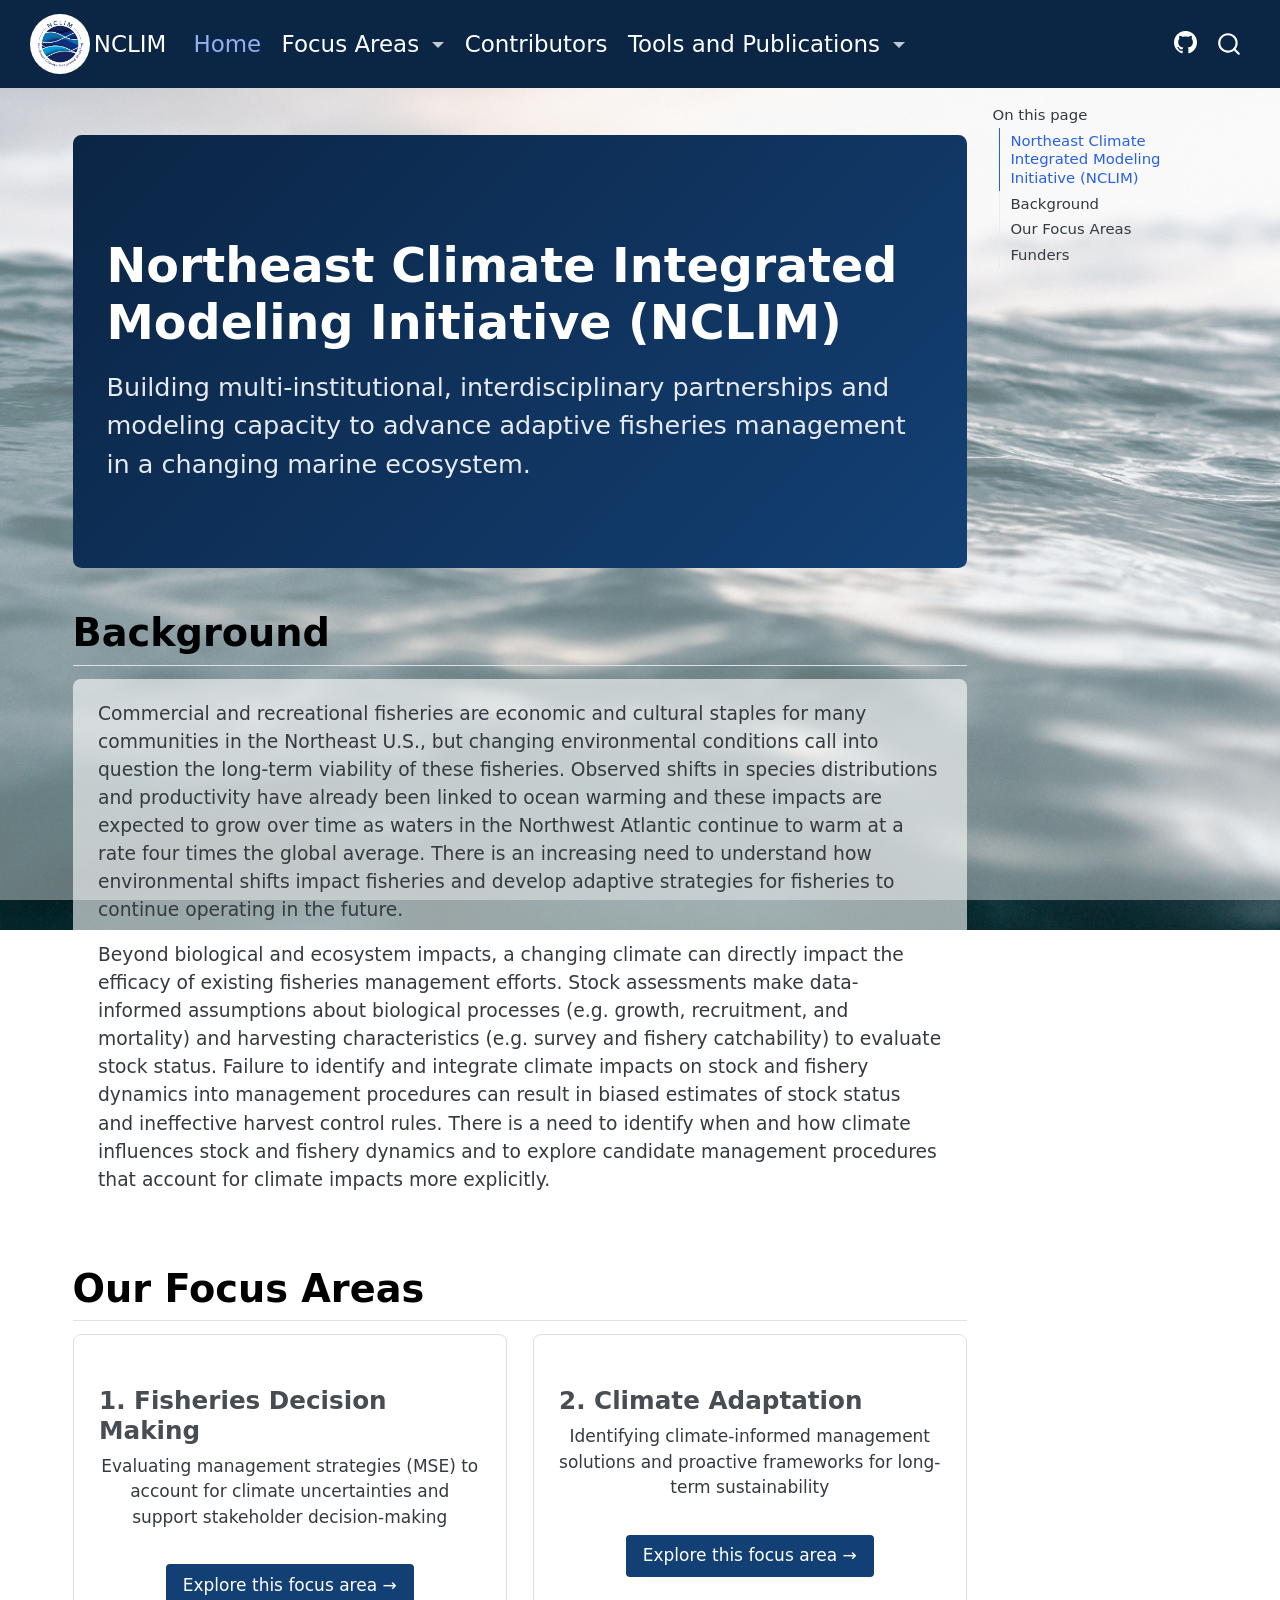
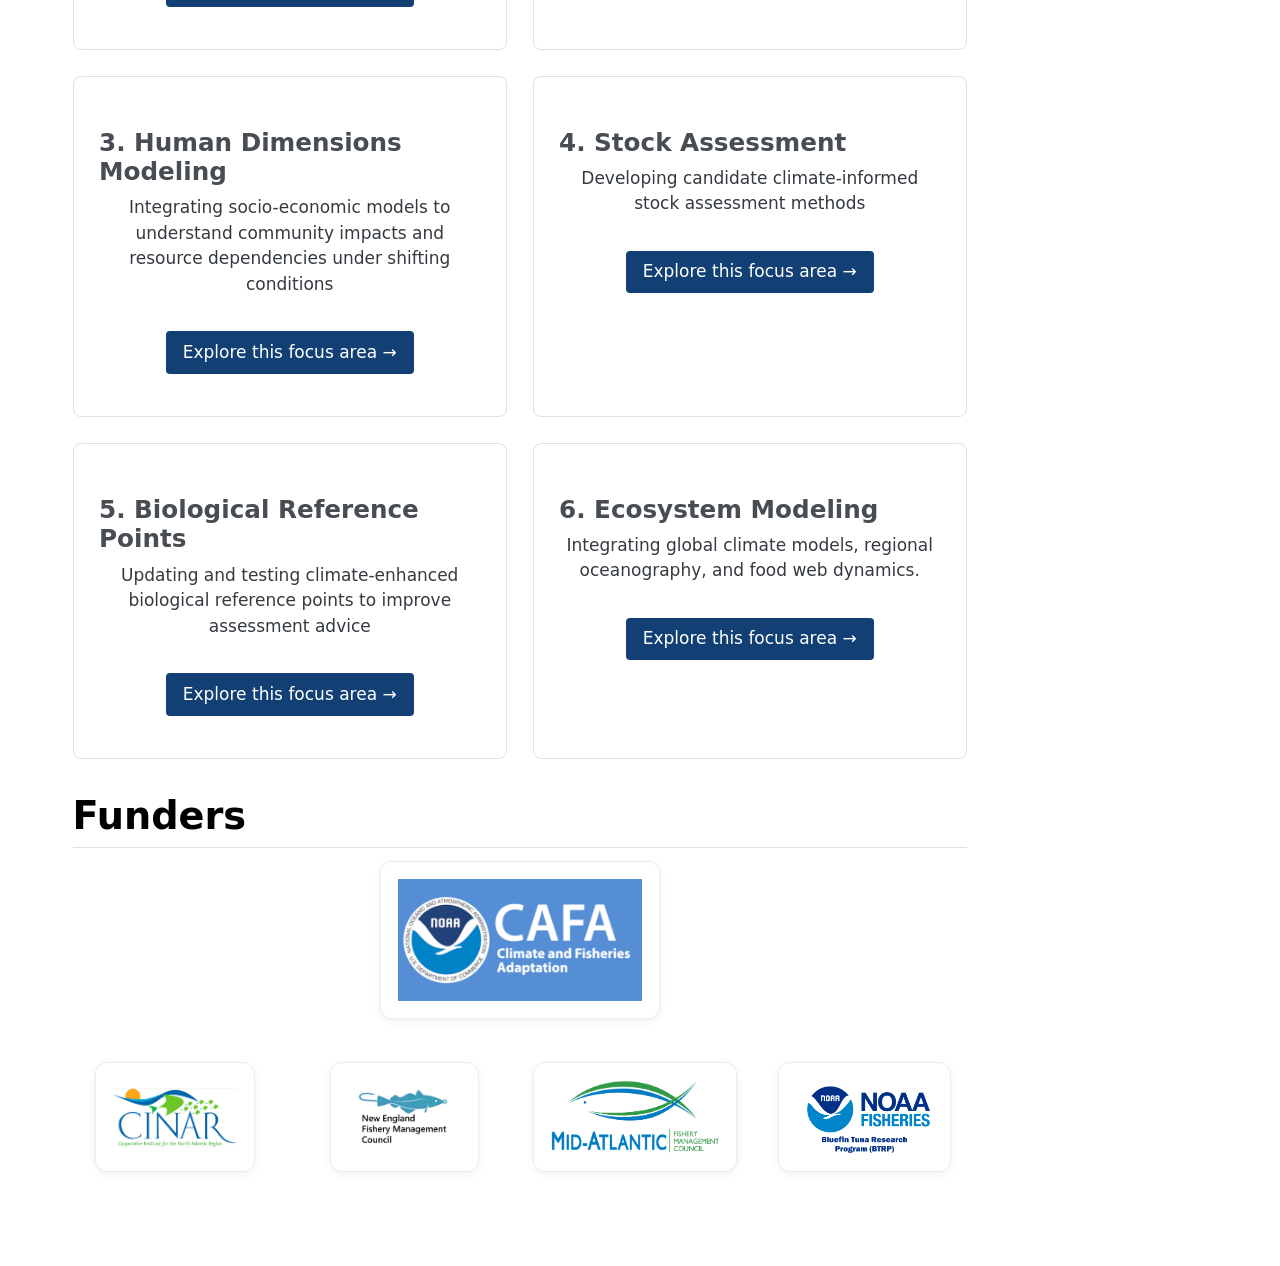
<file: index.html>
<!DOCTYPE html>
<html xmlns="http://www.w3.org/1999/xhtml" lang="en" xml:lang="en"><head>
  
<link rel="stylesheet" href="styles.css">

<meta charset="utf-8">
<meta name="generator" content="quarto-1.7.31">

<meta name="viewport" content="width=device-width, initial-scale=1.0, user-scalable=yes">


<title>NCLIM</title>
<style>
code{white-space: pre-wrap;}
span.smallcaps{font-variant: small-caps;}
div.columns{display: flex; gap: min(4vw, 1.5em);}
div.column{flex: auto; overflow-x: auto;}
div.hanging-indent{margin-left: 1.5em; text-indent: -1.5em;}
ul.task-list{list-style: none;}
ul.task-list li input[type="checkbox"] {
  width: 0.8em;
  margin: 0 0.8em 0.2em -1em; /* quarto-specific, see https://github.com/quarto-dev/quarto-cli/issues/4556 */ 
  vertical-align: middle;
}
</style>


<script src="site_libs/quarto-nav/quarto-nav.js"></script>
<script src="site_libs/quarto-nav/headroom.min.js"></script>
<script src="site_libs/clipboard/clipboard.min.js"></script>
<script src="site_libs/quarto-search/autocomplete.umd.js"></script>
<script src="site_libs/quarto-search/fuse.min.js"></script>
<script src="site_libs/quarto-search/quarto-search.js"></script>
<meta name="quarto:offset" content="./">
<link href="./Figures/NCLIM_logo.png" rel="icon" type="image/png">
<script src="site_libs/quarto-html/quarto.js" type="module"></script>
<script src="site_libs/quarto-html/tabsets/tabsets.js" type="module"></script>
<script src="site_libs/quarto-html/popper.min.js"></script>
<script src="site_libs/quarto-html/tippy.umd.min.js"></script>
<script src="site_libs/quarto-html/anchor.min.js"></script>
<link href="site_libs/quarto-html/tippy.css" rel="stylesheet">
<link href="site_libs/quarto-html/quarto-syntax-highlighting-e1a5c8363afafaef2c763b6775fbf3ca.css" rel="stylesheet" id="quarto-text-highlighting-styles">
<script src="site_libs/bootstrap/bootstrap.min.js"></script>
<link href="site_libs/bootstrap/bootstrap-icons.css" rel="stylesheet">
<link href="site_libs/bootstrap/bootstrap-fe22d0e00b47e31b9695b964cd763892.min.css" rel="stylesheet" append-hash="true" id="quarto-bootstrap" data-mode="light">
<script id="quarto-search-options" type="application/json">{
  "location": "navbar",
  "copy-button": false,
  "collapse-after": 3,
  "panel-placement": "end",
  "type": "overlay",
  "limit": 50,
  "keyboard-shortcut": [
    "f",
    "/",
    "s"
  ],
  "show-item-context": false,
  "language": {
    "search-no-results-text": "No results",
    "search-matching-documents-text": "matching documents",
    "search-copy-link-title": "Copy link to search",
    "search-hide-matches-text": "Hide additional matches",
    "search-more-match-text": "more match in this document",
    "search-more-matches-text": "more matches in this document",
    "search-clear-button-title": "Clear",
    "search-text-placeholder": "",
    "search-detached-cancel-button-title": "Cancel",
    "search-submit-button-title": "Submit",
    "search-label": "Search"
  }
}</script>


<link rel="stylesheet" href="styles.css">
</head>

<body class="nav-fixed quarto-light">

<div id="quarto-search-results"></div>
  <header id="quarto-header" class="headroom fixed-top">
    <nav class="navbar navbar-expand-lg " data-bs-theme="dark">
      <div class="navbar-container container-fluid">
      <div class="navbar-brand-container mx-auto">
    <a href="./index.html" class="navbar-brand navbar-brand-logo">
    <img src="./Figures/NCLIM_logo.png" alt="" class="navbar-logo">
    </a>
    <a class="navbar-brand" href="./index.html">
    <span class="navbar-title">NCLIM</span>
    </a>
  </div>
            <div id="quarto-search" class="" title="Search"></div>
          <button class="navbar-toggler" type="button" data-bs-toggle="collapse" data-bs-target="#navbarCollapse" aria-controls="navbarCollapse" role="menu" aria-expanded="false" aria-label="Toggle navigation" onclick="if (window.quartoToggleHeadroom) { window.quartoToggleHeadroom(); }">
  <span class="navbar-toggler-icon"></span>
</button>
          <div class="collapse navbar-collapse" id="navbarCollapse">
            <ul class="navbar-nav navbar-nav-scroll me-auto">
  <li class="nav-item">
    <a class="nav-link active" href="./index.html" aria-current="page"> 
<span class="menu-text">Home</span></a>
  </li>  
  <li class="nav-item dropdown ">
    <a class="nav-link dropdown-toggle" href="#" id="nav-menu-focus-areas" role="link" data-bs-toggle="dropdown" aria-expanded="false">
 <span class="menu-text">Focus Areas</span>
    </a>
    <ul class="dropdown-menu" aria-labelledby="nav-menu-focus-areas">    
        <li>
    <a class="dropdown-item" href="./FisheriesDecisionMaking.html">
 <span class="dropdown-text">Fisheries Decision Making</span></a>
  </li>  
        <li>
    <a class="dropdown-item" href="./ClimateAdaptation.html">
 <span class="dropdown-text">Climate Adaptation</span></a>
  </li>  
        <li>
    <a class="dropdown-item" href="./HumanDimensionsModeling.html">
 <span class="dropdown-text">Human Dimensions Modeling</span></a>
  </li>  
        <li>
    <a class="dropdown-item" href="./BiologicalReferencePoints.html">
 <span class="dropdown-text">Biological Reference Points</span></a>
  </li>  
        <li>
    <a class="dropdown-item" href="./StockAssessment.html">
 <span class="dropdown-text">Stock Assessment</span></a>
  </li>  
        <li>
    <a class="dropdown-item" href="./EcosystemModeling.html">
 <span class="dropdown-text">Ecosystem Modeling</span></a>
  </li>  
    </ul>
  </li>
  <li class="nav-item">
    <a class="nav-link" href="./Contributors.html"> 
<span class="menu-text">Contributors</span></a>
  </li>  
  <li class="nav-item dropdown ">
    <a class="nav-link dropdown-toggle" href="#" id="nav-menu-tools-and-publications" role="link" data-bs-toggle="dropdown" aria-expanded="false">
 <span class="menu-text">Tools and Publications</span>
    </a>
    <ul class="dropdown-menu" aria-labelledby="nav-menu-tools-and-publications">    
        <li>
    <a class="dropdown-item" href="./publications.html">
 <span class="dropdown-text">Peer-Reviewed Publications</span></a>
  </li>  
        <li>
    <a class="dropdown-item" href="./whitepapers.html">
 <span class="dropdown-text">Reports and White Papers</span></a>
  </li>  
        <li>
    <a class="dropdown-item" href="./projects.html">
 <span class="dropdown-text">Project Pages</span></a>
  </li>  
    </ul>
  </li>
</ul>
            <ul class="navbar-nav navbar-nav-scroll ms-auto">
  <li class="nav-item compact">
    <a class="nav-link" href="https://github.com/Northeast-Climate-Integrated-Modeling"> <i class="bi bi-github" role="img">
</i> 
<span class="menu-text"></span></a>
  </li>  
</ul>
          </div> <!-- /navcollapse -->
            <div class="quarto-navbar-tools">
</div>
      </div> <!-- /container-fluid -->
    </nav>
</header>
<!-- content -->
<div id="quarto-content" class="quarto-container page-columns page-rows-contents page-layout-full page-navbar">
<!-- sidebar -->
<!-- margin-sidebar -->
    <div id="quarto-margin-sidebar" class="sidebar margin-sidebar">
        <nav id="TOC" role="doc-toc" class="toc-active">
    <h2 id="toc-title">On this page</h2>
   
  <ul>
  <li><a href="#northeast-climate-integrated-modeling-initiative-nclim" id="toc-northeast-climate-integrated-modeling-initiative-nclim" class="nav-link active" data-scroll-target="#northeast-climate-integrated-modeling-initiative-nclim">Northeast Climate Integrated Modeling Initiative (NCLIM)</a></li>
  <li><a href="#background" id="toc-background" class="nav-link" data-scroll-target="#background">Background</a></li>
  <li><a href="#our-focus-areas" id="toc-our-focus-areas" class="nav-link" data-scroll-target="#our-focus-areas">Our Focus Areas</a></li>
  <li><a href="#funders" id="toc-funders" class="nav-link" data-scroll-target="#funders">Funders</a></li>
  </ul>
</nav>
    </div>
<!-- main -->
<main class="content column-page-left" id="quarto-document-content"><header id="title-block-header" class="quarto-title-block"></header>




<section id="northeast-climate-integrated-modeling-initiative-nclim" class="level1 hero-banner">
<h1>Northeast Climate Integrated Modeling Initiative (NCLIM)</h1>
<p>Building multi-institutional, interdisciplinary partnerships and modeling capacity to advance adaptive fisheries management in a changing marine ecosystem.</p>
</section>
<section id="background" class="level2 background-heading">
<h2 class="background-heading anchored" data-anchor-id="background">Background</h2>
<div class="background-callout">
<p>Commercial and recreational fisheries are economic and cultural staples for many communities in the Northeast U.S., but changing environmental conditions call into question the long-term viability of these fisheries. Observed shifts in species distributions and productivity have already been linked to ocean warming and these impacts are expected to grow over time as waters in the Northwest Atlantic continue to warm at a rate four times the global average. There is an increasing need to understand how environmental shifts impact fisheries and develop adaptive strategies for fisheries to continue operating in the future.</p>
<p>Beyond biological and ecosystem impacts, a changing climate can directly impact the efficacy of existing fisheries management efforts. Stock assessments make data-informed assumptions about biological processes (e.g.&nbsp;growth, recruitment, and mortality) and harvesting characteristics (e.g.&nbsp;survey and fishery catchability) to evaluate stock status. Failure to identify and integrate climate impacts on stock and fishery dynamics into management procedures can result in biased estimates of stock status and ineffective harvest control rules. There is a need to identify when and how climate influences stock and fishery dynamics and to explore candidate management procedures that account for climate impacts more explicitly.</p>
</div>
</section>
<section id="our-focus-areas" class="level2 FocusArea-callout">
<h2 class="anchored" data-anchor-id="our-focus-areas">Our Focus Areas</h2>
</section>
<div class="grid">
<div class="g-col-12 g-col-md-6">
<div class="category-card">
<section id="fisheries-decision-making" class="level3 card-body">
<h3 class="anchored" data-anchor-id="fisheries-decision-making">1. Fisheries Decision Making</h3>
<p>Evaluating management strategies (MSE) to account for climate uncertainties and support stakeholder decision-making</p>
<p><a href="./FisheriesDecisionMaking.html" class="btn-nclim">Explore this focus area →</a></p>
</section>
</div>
</div>
<div class="g-col-12 g-col-md-6">
<div class="category-card">
<section id="climate-adaptation" class="level3 card-body">
<h3 class="anchored" data-anchor-id="climate-adaptation">2. Climate Adaptation</h3>
<p>Identifying climate-informed management solutions and proactive frameworks for long-term sustainability</p>
<p><a href="./ClimateAdaptation.html" class="btn-nclim">Explore this focus area →</a></p>
</section>
</div>
</div>
<div class="g-col-12 g-col-md-6">
<div class="category-card">
<section id="human-dimensions-modeling" class="level3 card-body">
<h3 class="anchored" data-anchor-id="human-dimensions-modeling">3. Human Dimensions Modeling</h3>
<p>Integrating socio-economic models to understand community impacts and resource dependencies under shifting conditions</p>
<p><a href="HumanDimensionsModeling.html" class="btn-nclim">Explore this focus area →</a></p>
</section>
</div>
</div>
<div class="g-col-12 g-col-md-6">
<div class="category-card">
<section id="stock-assessment" class="level3 card-body">
<h3 class="anchored" data-anchor-id="stock-assessment">4. Stock Assessment</h3>
<p>Developing candidate climate-informed stock assessment methods</p>
<p><a href="StockAssessment.html" class="btn-nclim">Explore this focus area →</a></p>
</section>
</div>
</div>
<div class="g-col-12 g-col-md-6">
<div class="category-card">
<section id="biological-reference-points" class="level3 card-body">
<h3 class="anchored" data-anchor-id="biological-reference-points">5. Biological Reference Points</h3>
<p>Updating and testing climate-enhanced biological reference points to improve assessment advice</p>
<p><a href="./BiologicalReferencePoints.html" class="btn-nclim">Explore this focus area →</a></p>
</section>
</div>
</div>
<div class="g-col-12 g-col-md-6">
<div class="category-card">
<section id="ecosystem-modeling" class="level3 card-body">
<h3 class="anchored" data-anchor-id="ecosystem-modeling">6. Ecosystem Modeling</h3>
<p>Integrating global climate models, regional oceanography, and food web dynamics.</p>
<p><a href="EcosystemModeling.html" class="btn-nclim">Explore this focus area →</a></p>
</section>
</div>
</div>
</div>
<section id="funders" class="level2 background-heading">
<h2 class="background-heading anchored" data-anchor-id="funders">Funders</h2>
<div class="funder-row-single">
<p><a href="https://cpo.noaa.gov/divisions-programs/climate-and-societal-interactions/the-adaptation-sciences-program/climate-and-fisheries-adaptation-program/" target="_blank"><img src="Figures/Funders/CAFA_1.png" class="funder-card-large img-fluid" alt="Climate and Fisheries Adaptation (CAFA) Program"></a></p>
</div>
<div class="funders-grid">
<p><a href="https://website.whoi.edu/cinar/" target="_blank"><img src="Figures/Funders/CINAR.png" class="funder-card img-fluid" alt="CINAR"></a></p>
<p><a href="https://www.nefmc.org/" target="_blank"><img src="Figures/Funders/NEFMC1.png" class="funder-card img-fluid" alt="New England Fishery Management Council (NEFMC)"></a></p>
<p><a href="https://www.mafmc.org/" target="_blank"><img src="Figures/Funders/MAFMC.png" class="funder-card img-fluid" alt="Mid-Atlantic Fishery Management Council (MAFMC)"></a></p>
<p><a href="https://www.fisheries.noaa.gov/grant/bluefin-tuna-research-program" target="_blank"><img src="Figures/Funders/NOAA_BTRP.png" class="funder-card img-fluid" alt="https://www.fisheries.noaa.gov/grant/bluefin-tuna-research-program"></a></p>
</div>


</section>

</main> <!-- /main -->
<script id="quarto-html-after-body" type="application/javascript">
  window.document.addEventListener("DOMContentLoaded", function (event) {
    const icon = "";
    const anchorJS = new window.AnchorJS();
    anchorJS.options = {
      placement: 'right',
      icon: icon
    };
    anchorJS.add('.anchored');
    const isCodeAnnotation = (el) => {
      for (const clz of el.classList) {
        if (clz.startsWith('code-annotation-')) {                     
          return true;
        }
      }
      return false;
    }
    const onCopySuccess = function(e) {
      // button target
      const button = e.trigger;
      // don't keep focus
      button.blur();
      // flash "checked"
      button.classList.add('code-copy-button-checked');
      var currentTitle = button.getAttribute("title");
      button.setAttribute("title", "Copied!");
      let tooltip;
      if (window.bootstrap) {
        button.setAttribute("data-bs-toggle", "tooltip");
        button.setAttribute("data-bs-placement", "left");
        button.setAttribute("data-bs-title", "Copied!");
        tooltip = new bootstrap.Tooltip(button, 
          { trigger: "manual", 
            customClass: "code-copy-button-tooltip",
            offset: [0, -8]});
        tooltip.show();    
      }
      setTimeout(function() {
        if (tooltip) {
          tooltip.hide();
          button.removeAttribute("data-bs-title");
          button.removeAttribute("data-bs-toggle");
          button.removeAttribute("data-bs-placement");
        }
        button.setAttribute("title", currentTitle);
        button.classList.remove('code-copy-button-checked');
      }, 1000);
      // clear code selection
      e.clearSelection();
    }
    const getTextToCopy = function(trigger) {
        const codeEl = trigger.previousElementSibling.cloneNode(true);
        for (const childEl of codeEl.children) {
          if (isCodeAnnotation(childEl)) {
            childEl.remove();
          }
        }
        return codeEl.innerText;
    }
    const clipboard = new window.ClipboardJS('.code-copy-button:not([data-in-quarto-modal])', {
      text: getTextToCopy
    });
    clipboard.on('success', onCopySuccess);
    if (window.document.getElementById('quarto-embedded-source-code-modal')) {
      const clipboardModal = new window.ClipboardJS('.code-copy-button[data-in-quarto-modal]', {
        text: getTextToCopy,
        container: window.document.getElementById('quarto-embedded-source-code-modal')
      });
      clipboardModal.on('success', onCopySuccess);
    }
      var localhostRegex = new RegExp(/^(?:http|https):\/\/localhost\:?[0-9]*\//);
      var mailtoRegex = new RegExp(/^mailto:/);
        var filterRegex = new RegExp('/' + window.location.host + '/');
      var isInternal = (href) => {
          return filterRegex.test(href) || localhostRegex.test(href) || mailtoRegex.test(href);
      }
      // Inspect non-navigation links and adorn them if external
     var links = window.document.querySelectorAll('a[href]:not(.nav-link):not(.navbar-brand):not(.toc-action):not(.sidebar-link):not(.sidebar-item-toggle):not(.pagination-link):not(.no-external):not([aria-hidden]):not(.dropdown-item):not(.quarto-navigation-tool):not(.about-link)');
      for (var i=0; i<links.length; i++) {
        const link = links[i];
        if (!isInternal(link.href)) {
          // undo the damage that might have been done by quarto-nav.js in the case of
          // links that we want to consider external
          if (link.dataset.originalHref !== undefined) {
            link.href = link.dataset.originalHref;
          }
        }
      }
    function tippyHover(el, contentFn, onTriggerFn, onUntriggerFn) {
      const config = {
        allowHTML: true,
        maxWidth: 500,
        delay: 100,
        arrow: false,
        appendTo: function(el) {
            return el.parentElement;
        },
        interactive: true,
        interactiveBorder: 10,
        theme: 'quarto',
        placement: 'bottom-start',
      };
      if (contentFn) {
        config.content = contentFn;
      }
      if (onTriggerFn) {
        config.onTrigger = onTriggerFn;
      }
      if (onUntriggerFn) {
        config.onUntrigger = onUntriggerFn;
      }
      window.tippy(el, config); 
    }
    const noterefs = window.document.querySelectorAll('a[role="doc-noteref"]');
    for (var i=0; i<noterefs.length; i++) {
      const ref = noterefs[i];
      tippyHover(ref, function() {
        // use id or data attribute instead here
        let href = ref.getAttribute('data-footnote-href') || ref.getAttribute('href');
        try { href = new URL(href).hash; } catch {}
        const id = href.replace(/^#\/?/, "");
        const note = window.document.getElementById(id);
        if (note) {
          return note.innerHTML;
        } else {
          return "";
        }
      });
    }
    const xrefs = window.document.querySelectorAll('a.quarto-xref');
    const processXRef = (id, note) => {
      // Strip column container classes
      const stripColumnClz = (el) => {
        el.classList.remove("page-full", "page-columns");
        if (el.children) {
          for (const child of el.children) {
            stripColumnClz(child);
          }
        }
      }
      stripColumnClz(note)
      if (id === null || id.startsWith('sec-')) {
        // Special case sections, only their first couple elements
        const container = document.createElement("div");
        if (note.children && note.children.length > 2) {
          container.appendChild(note.children[0].cloneNode(true));
          for (let i = 1; i < note.children.length; i++) {
            const child = note.children[i];
            if (child.tagName === "P" && child.innerText === "") {
              continue;
            } else {
              container.appendChild(child.cloneNode(true));
              break;
            }
          }
          if (window.Quarto?.typesetMath) {
            window.Quarto.typesetMath(container);
          }
          return container.innerHTML
        } else {
          if (window.Quarto?.typesetMath) {
            window.Quarto.typesetMath(note);
          }
          return note.innerHTML;
        }
      } else {
        // Remove any anchor links if they are present
        const anchorLink = note.querySelector('a.anchorjs-link');
        if (anchorLink) {
          anchorLink.remove();
        }
        if (window.Quarto?.typesetMath) {
          window.Quarto.typesetMath(note);
        }
        if (note.classList.contains("callout")) {
          return note.outerHTML;
        } else {
          return note.innerHTML;
        }
      }
    }
    for (var i=0; i<xrefs.length; i++) {
      const xref = xrefs[i];
      tippyHover(xref, undefined, function(instance) {
        instance.disable();
        let url = xref.getAttribute('href');
        let hash = undefined; 
        if (url.startsWith('#')) {
          hash = url;
        } else {
          try { hash = new URL(url).hash; } catch {}
        }
        if (hash) {
          const id = hash.replace(/^#\/?/, "");
          const note = window.document.getElementById(id);
          if (note !== null) {
            try {
              const html = processXRef(id, note.cloneNode(true));
              instance.setContent(html);
            } finally {
              instance.enable();
              instance.show();
            }
          } else {
            // See if we can fetch this
            fetch(url.split('#')[0])
            .then(res => res.text())
            .then(html => {
              const parser = new DOMParser();
              const htmlDoc = parser.parseFromString(html, "text/html");
              const note = htmlDoc.getElementById(id);
              if (note !== null) {
                const html = processXRef(id, note);
                instance.setContent(html);
              } 
            }).finally(() => {
              instance.enable();
              instance.show();
            });
          }
        } else {
          // See if we can fetch a full url (with no hash to target)
          // This is a special case and we should probably do some content thinning / targeting
          fetch(url)
          .then(res => res.text())
          .then(html => {
            const parser = new DOMParser();
            const htmlDoc = parser.parseFromString(html, "text/html");
            const note = htmlDoc.querySelector('main.content');
            if (note !== null) {
              // This should only happen for chapter cross references
              // (since there is no id in the URL)
              // remove the first header
              if (note.children.length > 0 && note.children[0].tagName === "HEADER") {
                note.children[0].remove();
              }
              const html = processXRef(null, note);
              instance.setContent(html);
            } 
          }).finally(() => {
            instance.enable();
            instance.show();
          });
        }
      }, function(instance) {
      });
    }
        let selectedAnnoteEl;
        const selectorForAnnotation = ( cell, annotation) => {
          let cellAttr = 'data-code-cell="' + cell + '"';
          let lineAttr = 'data-code-annotation="' +  annotation + '"';
          const selector = 'span[' + cellAttr + '][' + lineAttr + ']';
          return selector;
        }
        const selectCodeLines = (annoteEl) => {
          const doc = window.document;
          const targetCell = annoteEl.getAttribute("data-target-cell");
          const targetAnnotation = annoteEl.getAttribute("data-target-annotation");
          const annoteSpan = window.document.querySelector(selectorForAnnotation(targetCell, targetAnnotation));
          const lines = annoteSpan.getAttribute("data-code-lines").split(",");
          const lineIds = lines.map((line) => {
            return targetCell + "-" + line;
          })
          let top = null;
          let height = null;
          let parent = null;
          if (lineIds.length > 0) {
              //compute the position of the single el (top and bottom and make a div)
              const el = window.document.getElementById(lineIds[0]);
              top = el.offsetTop;
              height = el.offsetHeight;
              parent = el.parentElement.parentElement;
            if (lineIds.length > 1) {
              const lastEl = window.document.getElementById(lineIds[lineIds.length - 1]);
              const bottom = lastEl.offsetTop + lastEl.offsetHeight;
              height = bottom - top;
            }
            if (top !== null && height !== null && parent !== null) {
              // cook up a div (if necessary) and position it 
              let div = window.document.getElementById("code-annotation-line-highlight");
              if (div === null) {
                div = window.document.createElement("div");
                div.setAttribute("id", "code-annotation-line-highlight");
                div.style.position = 'absolute';
                parent.appendChild(div);
              }
              div.style.top = top - 2 + "px";
              div.style.height = height + 4 + "px";
              div.style.left = 0;
              let gutterDiv = window.document.getElementById("code-annotation-line-highlight-gutter");
              if (gutterDiv === null) {
                gutterDiv = window.document.createElement("div");
                gutterDiv.setAttribute("id", "code-annotation-line-highlight-gutter");
                gutterDiv.style.position = 'absolute';
                const codeCell = window.document.getElementById(targetCell);
                const gutter = codeCell.querySelector('.code-annotation-gutter');
                gutter.appendChild(gutterDiv);
              }
              gutterDiv.style.top = top - 2 + "px";
              gutterDiv.style.height = height + 4 + "px";
            }
            selectedAnnoteEl = annoteEl;
          }
        };
        const unselectCodeLines = () => {
          const elementsIds = ["code-annotation-line-highlight", "code-annotation-line-highlight-gutter"];
          elementsIds.forEach((elId) => {
            const div = window.document.getElementById(elId);
            if (div) {
              div.remove();
            }
          });
          selectedAnnoteEl = undefined;
        };
          // Handle positioning of the toggle
      window.addEventListener(
        "resize",
        throttle(() => {
          elRect = undefined;
          if (selectedAnnoteEl) {
            selectCodeLines(selectedAnnoteEl);
          }
        }, 10)
      );
      function throttle(fn, ms) {
      let throttle = false;
      let timer;
        return (...args) => {
          if(!throttle) { // first call gets through
              fn.apply(this, args);
              throttle = true;
          } else { // all the others get throttled
              if(timer) clearTimeout(timer); // cancel #2
              timer = setTimeout(() => {
                fn.apply(this, args);
                timer = throttle = false;
              }, ms);
          }
        };
      }
        // Attach click handler to the DT
        const annoteDls = window.document.querySelectorAll('dt[data-target-cell]');
        for (const annoteDlNode of annoteDls) {
          annoteDlNode.addEventListener('click', (event) => {
            const clickedEl = event.target;
            if (clickedEl !== selectedAnnoteEl) {
              unselectCodeLines();
              const activeEl = window.document.querySelector('dt[data-target-cell].code-annotation-active');
              if (activeEl) {
                activeEl.classList.remove('code-annotation-active');
              }
              selectCodeLines(clickedEl);
              clickedEl.classList.add('code-annotation-active');
            } else {
              // Unselect the line
              unselectCodeLines();
              clickedEl.classList.remove('code-annotation-active');
            }
          });
        }
    const findCites = (el) => {
      const parentEl = el.parentElement;
      if (parentEl) {
        const cites = parentEl.dataset.cites;
        if (cites) {
          return {
            el,
            cites: cites.split(' ')
          };
        } else {
          return findCites(el.parentElement)
        }
      } else {
        return undefined;
      }
    };
    var bibliorefs = window.document.querySelectorAll('a[role="doc-biblioref"]');
    for (var i=0; i<bibliorefs.length; i++) {
      const ref = bibliorefs[i];
      const citeInfo = findCites(ref);
      if (citeInfo) {
        tippyHover(citeInfo.el, function() {
          var popup = window.document.createElement('div');
          citeInfo.cites.forEach(function(cite) {
            var citeDiv = window.document.createElement('div');
            citeDiv.classList.add('hanging-indent');
            citeDiv.classList.add('csl-entry');
            var biblioDiv = window.document.getElementById('ref-' + cite);
            if (biblioDiv) {
              citeDiv.innerHTML = biblioDiv.innerHTML;
            }
            popup.appendChild(citeDiv);
          });
          return popup.innerHTML;
        });
      }
    }
  });
  </script>
</div> <!-- /content -->




</body></html>
</file>
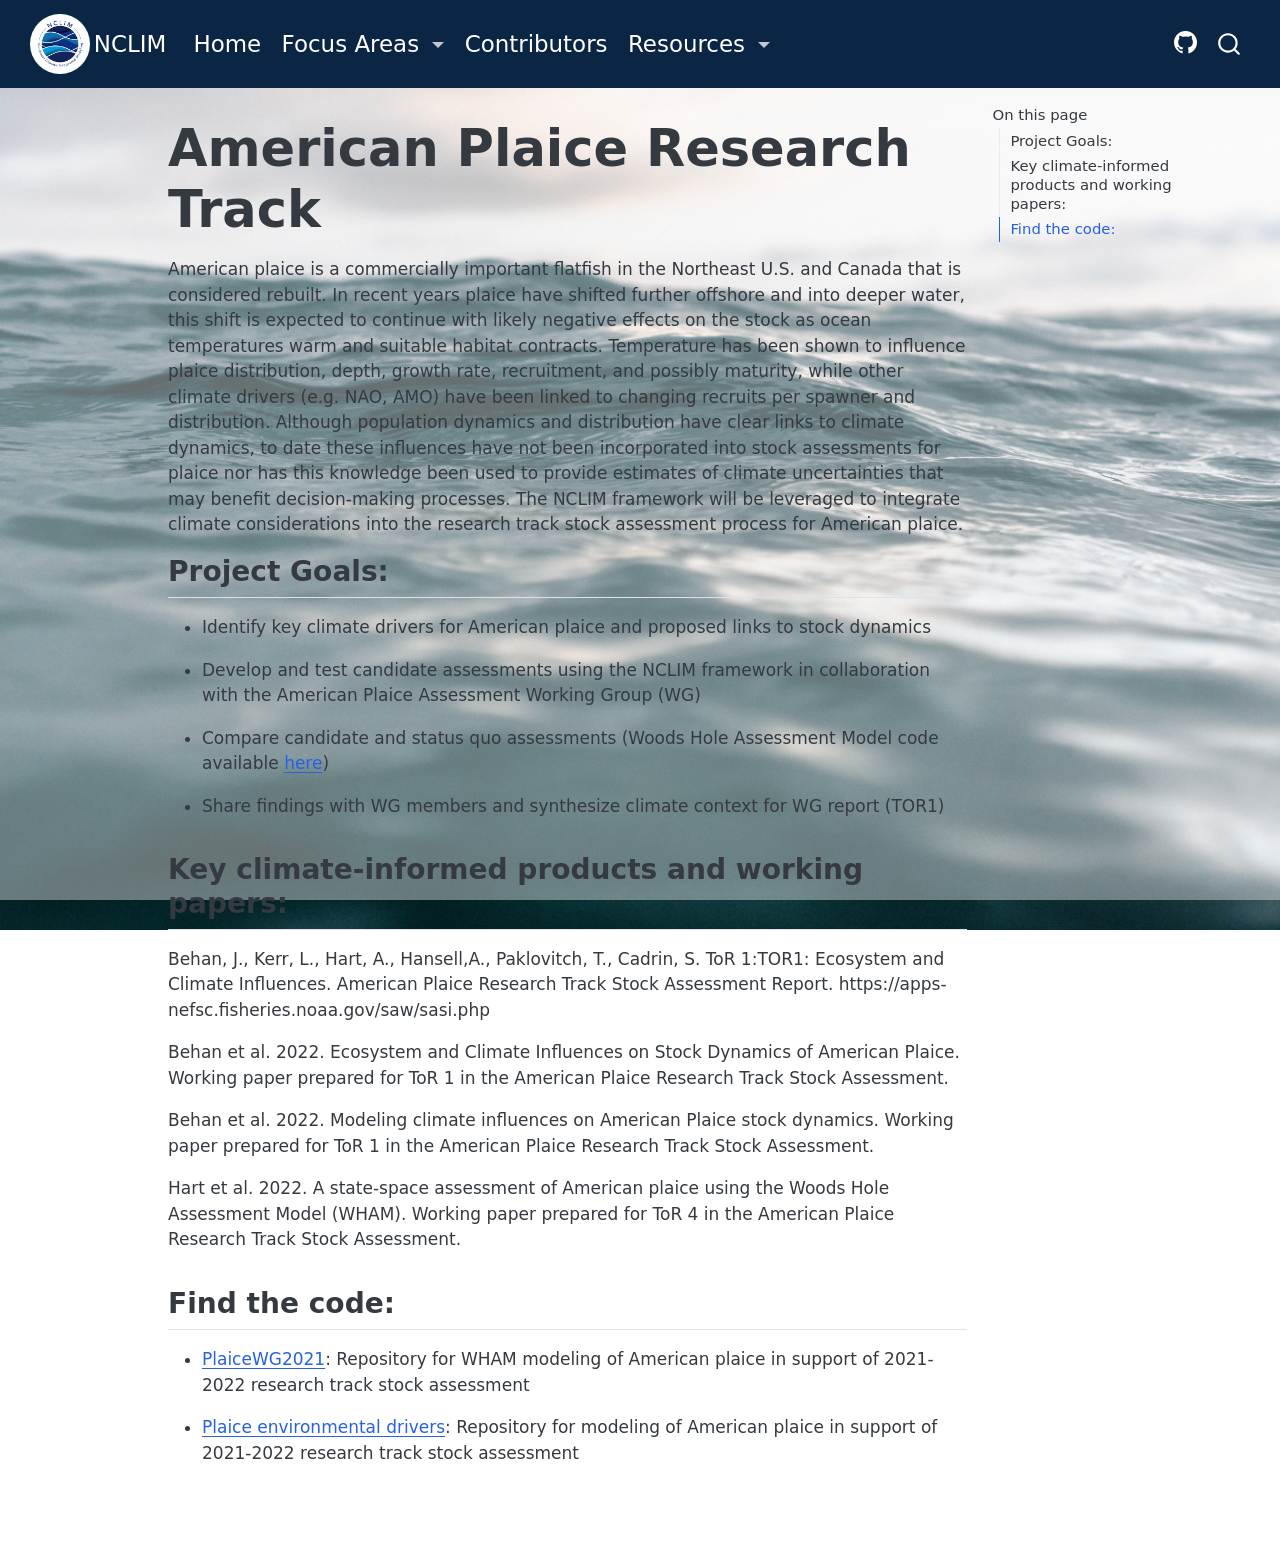
<file: AmericanPlaiceRT.html>
<!DOCTYPE html>
<html xmlns="http://www.w3.org/1999/xhtml" lang="en" xml:lang="en"><head>
  
<link rel="stylesheet" href="styles.css">

<meta charset="utf-8">
<meta name="generator" content="quarto-1.7.31">

<meta name="viewport" content="width=device-width, initial-scale=1.0, user-scalable=yes">


<title>American Plaice Research Track – NCLIM</title>
<style>
code{white-space: pre-wrap;}
span.smallcaps{font-variant: small-caps;}
div.columns{display: flex; gap: min(4vw, 1.5em);}
div.column{flex: auto; overflow-x: auto;}
div.hanging-indent{margin-left: 1.5em; text-indent: -1.5em;}
ul.task-list{list-style: none;}
ul.task-list li input[type="checkbox"] {
  width: 0.8em;
  margin: 0 0.8em 0.2em -1em; /* quarto-specific, see https://github.com/quarto-dev/quarto-cli/issues/4556 */ 
  vertical-align: middle;
}
</style>


<script src="site_libs/quarto-nav/quarto-nav.js"></script>
<script src="site_libs/quarto-nav/headroom.min.js"></script>
<script src="site_libs/clipboard/clipboard.min.js"></script>
<script src="site_libs/quarto-search/autocomplete.umd.js"></script>
<script src="site_libs/quarto-search/fuse.min.js"></script>
<script src="site_libs/quarto-search/quarto-search.js"></script>
<meta name="quarto:offset" content="./">
<link href="./Figures/NCLIM_logo.png" rel="icon" type="image/png">
<script src="site_libs/quarto-html/quarto.js" type="module"></script>
<script src="site_libs/quarto-html/tabsets/tabsets.js" type="module"></script>
<script src="site_libs/quarto-html/popper.min.js"></script>
<script src="site_libs/quarto-html/tippy.umd.min.js"></script>
<script src="site_libs/quarto-html/anchor.min.js"></script>
<link href="site_libs/quarto-html/tippy.css" rel="stylesheet">
<link href="site_libs/quarto-html/quarto-syntax-highlighting-e1a5c8363afafaef2c763b6775fbf3ca.css" rel="stylesheet" id="quarto-text-highlighting-styles">
<script src="site_libs/bootstrap/bootstrap.min.js"></script>
<link href="site_libs/bootstrap/bootstrap-icons.css" rel="stylesheet">
<link href="site_libs/bootstrap/bootstrap-fe22d0e00b47e31b9695b964cd763892.min.css" rel="stylesheet" append-hash="true" id="quarto-bootstrap" data-mode="light">
<script id="quarto-search-options" type="application/json">{
  "location": "navbar",
  "copy-button": false,
  "collapse-after": 3,
  "panel-placement": "end",
  "type": "overlay",
  "limit": 50,
  "keyboard-shortcut": [
    "f",
    "/",
    "s"
  ],
  "show-item-context": false,
  "language": {
    "search-no-results-text": "No results",
    "search-matching-documents-text": "matching documents",
    "search-copy-link-title": "Copy link to search",
    "search-hide-matches-text": "Hide additional matches",
    "search-more-match-text": "more match in this document",
    "search-more-matches-text": "more matches in this document",
    "search-clear-button-title": "Clear",
    "search-text-placeholder": "",
    "search-detached-cancel-button-title": "Cancel",
    "search-submit-button-title": "Submit",
    "search-label": "Search"
  }
}</script>


<link rel="stylesheet" href="styles.css">
</head>

<body class="nav-fixed quarto-light">

<div id="quarto-search-results"></div>
  <header id="quarto-header" class="headroom fixed-top">
    <nav class="navbar navbar-expand-lg " data-bs-theme="dark">
      <div class="navbar-container container-fluid">
      <div class="navbar-brand-container mx-auto">
    <a href="./index.html" class="navbar-brand navbar-brand-logo">
    <img src="./Figures/NCLIM_logo.png" alt="" class="navbar-logo">
    </a>
    <a class="navbar-brand" href="./index.html">
    <span class="navbar-title">NCLIM</span>
    </a>
  </div>
            <div id="quarto-search" class="" title="Search"></div>
          <button class="navbar-toggler" type="button" data-bs-toggle="collapse" data-bs-target="#navbarCollapse" aria-controls="navbarCollapse" role="menu" aria-expanded="false" aria-label="Toggle navigation" onclick="if (window.quartoToggleHeadroom) { window.quartoToggleHeadroom(); }">
  <span class="navbar-toggler-icon"></span>
</button>
          <div class="collapse navbar-collapse" id="navbarCollapse">
            <ul class="navbar-nav navbar-nav-scroll me-auto">
  <li class="nav-item">
    <a class="nav-link" href="./index.html"> 
<span class="menu-text">Home</span></a>
  </li>  
  <li class="nav-item dropdown ">
    <a class="nav-link dropdown-toggle" href="#" id="nav-menu-focus-areas" role="link" data-bs-toggle="dropdown" aria-expanded="false">
 <span class="menu-text">Focus Areas</span>
    </a>
    <ul class="dropdown-menu" aria-labelledby="nav-menu-focus-areas">    
        <li>
    <a class="dropdown-item" href="./FisheriesDecisionMaking.html">
 <span class="dropdown-text">Fisheries Decision Making</span></a>
  </li>  
        <li>
    <a class="dropdown-item" href="./ClimateAdaptation.html">
 <span class="dropdown-text">Climate Adaptation</span></a>
  </li>  
        <li>
    <a class="dropdown-item" href="./HumanDimensionsModeling.html">
 <span class="dropdown-text">Human Dimensions Modeling</span></a>
  </li>  
        <li>
    <a class="dropdown-item" href="./BiologicalReferencePoints.html">
 <span class="dropdown-text">Biological Reference Points</span></a>
  </li>  
        <li>
    <a class="dropdown-item" href="./StockAssessment.html">
 <span class="dropdown-text">Stock Assessment</span></a>
  </li>  
        <li>
    <a class="dropdown-item" href="./EcosystemModeling.html">
 <span class="dropdown-text">Ecosystem Modeling</span></a>
  </li>  
    </ul>
  </li>
  <li class="nav-item">
    <a class="nav-link" href="./Contributors.html"> 
<span class="menu-text">Contributors</span></a>
  </li>  
  <li class="nav-item dropdown ">
    <a class="nav-link dropdown-toggle" href="#" id="nav-menu-resources" role="link" data-bs-toggle="dropdown" aria-expanded="false">
 <span class="menu-text">Resources</span>
    </a>
    <ul class="dropdown-menu" aria-labelledby="nav-menu-resources">    
        <li>
    <a class="dropdown-item" href="./publications.html">
 <span class="dropdown-text">Peer-Reviewed Publications</span></a>
  </li>  
        <li>
    <a class="dropdown-item" href="./whitepapers.html">
 <span class="dropdown-text">Reports and White Papers</span></a>
  </li>  
    </ul>
  </li>
</ul>
            <ul class="navbar-nav navbar-nav-scroll ms-auto">
  <li class="nav-item compact">
    <a class="nav-link" href="https://github.com/Northeast-Climate-Integrated-Modeling"> <i class="bi bi-github" role="img">
</i> 
<span class="menu-text"></span></a>
  </li>  
</ul>
          </div> <!-- /navcollapse -->
            <div class="quarto-navbar-tools">
</div>
      </div> <!-- /container-fluid -->
    </nav>
</header>
<!-- content -->
<div id="quarto-content" class="quarto-container page-columns page-rows-contents page-layout-article page-navbar">
<!-- sidebar -->
<!-- margin-sidebar -->
    <div id="quarto-margin-sidebar" class="sidebar margin-sidebar">
        <nav id="TOC" role="doc-toc" class="toc-active">
    <h2 id="toc-title">On this page</h2>
   
  <ul>
  <li><a href="#project-goals" id="toc-project-goals" class="nav-link active" data-scroll-target="#project-goals">Project Goals:</a></li>
  <li><a href="#key-climate-informed-products-and-working-papers" id="toc-key-climate-informed-products-and-working-papers" class="nav-link" data-scroll-target="#key-climate-informed-products-and-working-papers">Key climate-informed products and working papers:</a></li>
  <li><a href="#find-the-code" id="toc-find-the-code" class="nav-link" data-scroll-target="#find-the-code">Find the code:</a></li>
  </ul>
</nav>
    </div>
<!-- main -->
<main class="content" id="quarto-document-content">

<header id="title-block-header" class="quarto-title-block default">
<div class="quarto-title">
<h1 class="title">American Plaice Research Track</h1>
</div>



<div class="quarto-title-meta">

    
  
    
  </div>
  


</header>


<p>American plaice is a commercially important flatfish in the Northeast U.S. and Canada that is considered rebuilt. In recent years plaice have shifted further offshore and into deeper water, this shift is expected to continue with likely negative effects on the stock as ocean temperatures warm and suitable habitat contracts. Temperature has been shown to influence plaice distribution, depth, growth rate, recruitment, and possibly maturity, while other climate drivers (e.g.&nbsp;NAO, AMO) have been linked to changing recruits per spawner and distribution. Although population dynamics and distribution have clear links to climate dynamics, to date these influences have not been incorporated into stock assessments for plaice nor has this knowledge been used to provide estimates of climate uncertainties that may benefit decision-making processes. The NCLIM framework will be leveraged to integrate climate considerations into the research track stock assessment process for American plaice.</p>
<section id="project-goals" class="level2">
<h2 class="anchored" data-anchor-id="project-goals">Project Goals:</h2>
<ul>
<li><p>Identify key climate drivers for American plaice and proposed links to stock dynamics</p></li>
<li><p>Develop and test candidate assessments using the NCLIM framework in collaboration with the American Plaice Assessment Working Group (WG)</p></li>
<li><p>Compare candidate and status quo assessments (Woods Hole Assessment Model code available <a href="https://github.com/ahart1/PlaiceWG2021">here</a>)</p></li>
<li><p>Share findings with WG members and synthesize climate context for WG report (TOR1)</p></li>
</ul>
</section>
<section id="key-climate-informed-products-and-working-papers" class="level2">
<h2 class="anchored" data-anchor-id="key-climate-informed-products-and-working-papers">Key climate-informed products and working papers:</h2>
<p>Behan, J., Kerr, L., Hart, A., Hansell,A., Paklovitch, T., Cadrin, S. ToR 1:TOR1: Ecosystem and Climate Influences. American Plaice Research Track Stock Assessment Report. https://apps-nefsc.fisheries.noaa.gov/saw/sasi.php</p>
<p>Behan et al.&nbsp;2022. Ecosystem and Climate Influences on Stock Dynamics of American Plaice. Working paper prepared for ToR 1 in the American Plaice Research Track Stock Assessment.</p>
<p>Behan et al.&nbsp;2022. Modeling climate influences on American Plaice stock dynamics. Working paper prepared for ToR 1 in the American Plaice Research Track Stock Assessment.</p>
<p>Hart et al.&nbsp;2022. A state-space assessment of American plaice using the Woods Hole Assessment Model (WHAM). Working paper prepared for ToR 4 in the American Plaice Research Track Stock Assessment.</p>
</section>
<section id="find-the-code" class="level2">
<h2 class="anchored" data-anchor-id="find-the-code">Find the code:</h2>
<ul>
<li><p><a href="https://github.com/ahart1/PlaiceWG2021">PlaiceWG2021</a>: Repository for WHAM modeling of American plaice in support of 2021-2022 research track stock assessment</p></li>
<li><p><a href="https://github.com/Jamie-Behan/AM_Plaice_environmental_drivers">Plaice environmental drivers</a>: Repository for modeling of American plaice in support of 2021-2022 research track stock assessment</p></li>
</ul>


</section>

</main> <!-- /main -->
<script id="quarto-html-after-body" type="application/javascript">
  window.document.addEventListener("DOMContentLoaded", function (event) {
    const icon = "";
    const anchorJS = new window.AnchorJS();
    anchorJS.options = {
      placement: 'right',
      icon: icon
    };
    anchorJS.add('.anchored');
    const isCodeAnnotation = (el) => {
      for (const clz of el.classList) {
        if (clz.startsWith('code-annotation-')) {                     
          return true;
        }
      }
      return false;
    }
    const onCopySuccess = function(e) {
      // button target
      const button = e.trigger;
      // don't keep focus
      button.blur();
      // flash "checked"
      button.classList.add('code-copy-button-checked');
      var currentTitle = button.getAttribute("title");
      button.setAttribute("title", "Copied!");
      let tooltip;
      if (window.bootstrap) {
        button.setAttribute("data-bs-toggle", "tooltip");
        button.setAttribute("data-bs-placement", "left");
        button.setAttribute("data-bs-title", "Copied!");
        tooltip = new bootstrap.Tooltip(button, 
          { trigger: "manual", 
            customClass: "code-copy-button-tooltip",
            offset: [0, -8]});
        tooltip.show();    
      }
      setTimeout(function() {
        if (tooltip) {
          tooltip.hide();
          button.removeAttribute("data-bs-title");
          button.removeAttribute("data-bs-toggle");
          button.removeAttribute("data-bs-placement");
        }
        button.setAttribute("title", currentTitle);
        button.classList.remove('code-copy-button-checked');
      }, 1000);
      // clear code selection
      e.clearSelection();
    }
    const getTextToCopy = function(trigger) {
        const codeEl = trigger.previousElementSibling.cloneNode(true);
        for (const childEl of codeEl.children) {
          if (isCodeAnnotation(childEl)) {
            childEl.remove();
          }
        }
        return codeEl.innerText;
    }
    const clipboard = new window.ClipboardJS('.code-copy-button:not([data-in-quarto-modal])', {
      text: getTextToCopy
    });
    clipboard.on('success', onCopySuccess);
    if (window.document.getElementById('quarto-embedded-source-code-modal')) {
      const clipboardModal = new window.ClipboardJS('.code-copy-button[data-in-quarto-modal]', {
        text: getTextToCopy,
        container: window.document.getElementById('quarto-embedded-source-code-modal')
      });
      clipboardModal.on('success', onCopySuccess);
    }
      var localhostRegex = new RegExp(/^(?:http|https):\/\/localhost\:?[0-9]*\//);
      var mailtoRegex = new RegExp(/^mailto:/);
        var filterRegex = new RegExp('/' + window.location.host + '/');
      var isInternal = (href) => {
          return filterRegex.test(href) || localhostRegex.test(href) || mailtoRegex.test(href);
      }
      // Inspect non-navigation links and adorn them if external
     var links = window.document.querySelectorAll('a[href]:not(.nav-link):not(.navbar-brand):not(.toc-action):not(.sidebar-link):not(.sidebar-item-toggle):not(.pagination-link):not(.no-external):not([aria-hidden]):not(.dropdown-item):not(.quarto-navigation-tool):not(.about-link)');
      for (var i=0; i<links.length; i++) {
        const link = links[i];
        if (!isInternal(link.href)) {
          // undo the damage that might have been done by quarto-nav.js in the case of
          // links that we want to consider external
          if (link.dataset.originalHref !== undefined) {
            link.href = link.dataset.originalHref;
          }
        }
      }
    function tippyHover(el, contentFn, onTriggerFn, onUntriggerFn) {
      const config = {
        allowHTML: true,
        maxWidth: 500,
        delay: 100,
        arrow: false,
        appendTo: function(el) {
            return el.parentElement;
        },
        interactive: true,
        interactiveBorder: 10,
        theme: 'quarto',
        placement: 'bottom-start',
      };
      if (contentFn) {
        config.content = contentFn;
      }
      if (onTriggerFn) {
        config.onTrigger = onTriggerFn;
      }
      if (onUntriggerFn) {
        config.onUntrigger = onUntriggerFn;
      }
      window.tippy(el, config); 
    }
    const noterefs = window.document.querySelectorAll('a[role="doc-noteref"]');
    for (var i=0; i<noterefs.length; i++) {
      const ref = noterefs[i];
      tippyHover(ref, function() {
        // use id or data attribute instead here
        let href = ref.getAttribute('data-footnote-href') || ref.getAttribute('href');
        try { href = new URL(href).hash; } catch {}
        const id = href.replace(/^#\/?/, "");
        const note = window.document.getElementById(id);
        if (note) {
          return note.innerHTML;
        } else {
          return "";
        }
      });
    }
    const xrefs = window.document.querySelectorAll('a.quarto-xref');
    const processXRef = (id, note) => {
      // Strip column container classes
      const stripColumnClz = (el) => {
        el.classList.remove("page-full", "page-columns");
        if (el.children) {
          for (const child of el.children) {
            stripColumnClz(child);
          }
        }
      }
      stripColumnClz(note)
      if (id === null || id.startsWith('sec-')) {
        // Special case sections, only their first couple elements
        const container = document.createElement("div");
        if (note.children && note.children.length > 2) {
          container.appendChild(note.children[0].cloneNode(true));
          for (let i = 1; i < note.children.length; i++) {
            const child = note.children[i];
            if (child.tagName === "P" && child.innerText === "") {
              continue;
            } else {
              container.appendChild(child.cloneNode(true));
              break;
            }
          }
          if (window.Quarto?.typesetMath) {
            window.Quarto.typesetMath(container);
          }
          return container.innerHTML
        } else {
          if (window.Quarto?.typesetMath) {
            window.Quarto.typesetMath(note);
          }
          return note.innerHTML;
        }
      } else {
        // Remove any anchor links if they are present
        const anchorLink = note.querySelector('a.anchorjs-link');
        if (anchorLink) {
          anchorLink.remove();
        }
        if (window.Quarto?.typesetMath) {
          window.Quarto.typesetMath(note);
        }
        if (note.classList.contains("callout")) {
          return note.outerHTML;
        } else {
          return note.innerHTML;
        }
      }
    }
    for (var i=0; i<xrefs.length; i++) {
      const xref = xrefs[i];
      tippyHover(xref, undefined, function(instance) {
        instance.disable();
        let url = xref.getAttribute('href');
        let hash = undefined; 
        if (url.startsWith('#')) {
          hash = url;
        } else {
          try { hash = new URL(url).hash; } catch {}
        }
        if (hash) {
          const id = hash.replace(/^#\/?/, "");
          const note = window.document.getElementById(id);
          if (note !== null) {
            try {
              const html = processXRef(id, note.cloneNode(true));
              instance.setContent(html);
            } finally {
              instance.enable();
              instance.show();
            }
          } else {
            // See if we can fetch this
            fetch(url.split('#')[0])
            .then(res => res.text())
            .then(html => {
              const parser = new DOMParser();
              const htmlDoc = parser.parseFromString(html, "text/html");
              const note = htmlDoc.getElementById(id);
              if (note !== null) {
                const html = processXRef(id, note);
                instance.setContent(html);
              } 
            }).finally(() => {
              instance.enable();
              instance.show();
            });
          }
        } else {
          // See if we can fetch a full url (with no hash to target)
          // This is a special case and we should probably do some content thinning / targeting
          fetch(url)
          .then(res => res.text())
          .then(html => {
            const parser = new DOMParser();
            const htmlDoc = parser.parseFromString(html, "text/html");
            const note = htmlDoc.querySelector('main.content');
            if (note !== null) {
              // This should only happen for chapter cross references
              // (since there is no id in the URL)
              // remove the first header
              if (note.children.length > 0 && note.children[0].tagName === "HEADER") {
                note.children[0].remove();
              }
              const html = processXRef(null, note);
              instance.setContent(html);
            } 
          }).finally(() => {
            instance.enable();
            instance.show();
          });
        }
      }, function(instance) {
      });
    }
        let selectedAnnoteEl;
        const selectorForAnnotation = ( cell, annotation) => {
          let cellAttr = 'data-code-cell="' + cell + '"';
          let lineAttr = 'data-code-annotation="' +  annotation + '"';
          const selector = 'span[' + cellAttr + '][' + lineAttr + ']';
          return selector;
        }
        const selectCodeLines = (annoteEl) => {
          const doc = window.document;
          const targetCell = annoteEl.getAttribute("data-target-cell");
          const targetAnnotation = annoteEl.getAttribute("data-target-annotation");
          const annoteSpan = window.document.querySelector(selectorForAnnotation(targetCell, targetAnnotation));
          const lines = annoteSpan.getAttribute("data-code-lines").split(",");
          const lineIds = lines.map((line) => {
            return targetCell + "-" + line;
          })
          let top = null;
          let height = null;
          let parent = null;
          if (lineIds.length > 0) {
              //compute the position of the single el (top and bottom and make a div)
              const el = window.document.getElementById(lineIds[0]);
              top = el.offsetTop;
              height = el.offsetHeight;
              parent = el.parentElement.parentElement;
            if (lineIds.length > 1) {
              const lastEl = window.document.getElementById(lineIds[lineIds.length - 1]);
              const bottom = lastEl.offsetTop + lastEl.offsetHeight;
              height = bottom - top;
            }
            if (top !== null && height !== null && parent !== null) {
              // cook up a div (if necessary) and position it 
              let div = window.document.getElementById("code-annotation-line-highlight");
              if (div === null) {
                div = window.document.createElement("div");
                div.setAttribute("id", "code-annotation-line-highlight");
                div.style.position = 'absolute';
                parent.appendChild(div);
              }
              div.style.top = top - 2 + "px";
              div.style.height = height + 4 + "px";
              div.style.left = 0;
              let gutterDiv = window.document.getElementById("code-annotation-line-highlight-gutter");
              if (gutterDiv === null) {
                gutterDiv = window.document.createElement("div");
                gutterDiv.setAttribute("id", "code-annotation-line-highlight-gutter");
                gutterDiv.style.position = 'absolute';
                const codeCell = window.document.getElementById(targetCell);
                const gutter = codeCell.querySelector('.code-annotation-gutter');
                gutter.appendChild(gutterDiv);
              }
              gutterDiv.style.top = top - 2 + "px";
              gutterDiv.style.height = height + 4 + "px";
            }
            selectedAnnoteEl = annoteEl;
          }
        };
        const unselectCodeLines = () => {
          const elementsIds = ["code-annotation-line-highlight", "code-annotation-line-highlight-gutter"];
          elementsIds.forEach((elId) => {
            const div = window.document.getElementById(elId);
            if (div) {
              div.remove();
            }
          });
          selectedAnnoteEl = undefined;
        };
          // Handle positioning of the toggle
      window.addEventListener(
        "resize",
        throttle(() => {
          elRect = undefined;
          if (selectedAnnoteEl) {
            selectCodeLines(selectedAnnoteEl);
          }
        }, 10)
      );
      function throttle(fn, ms) {
      let throttle = false;
      let timer;
        return (...args) => {
          if(!throttle) { // first call gets through
              fn.apply(this, args);
              throttle = true;
          } else { // all the others get throttled
              if(timer) clearTimeout(timer); // cancel #2
              timer = setTimeout(() => {
                fn.apply(this, args);
                timer = throttle = false;
              }, ms);
          }
        };
      }
        // Attach click handler to the DT
        const annoteDls = window.document.querySelectorAll('dt[data-target-cell]');
        for (const annoteDlNode of annoteDls) {
          annoteDlNode.addEventListener('click', (event) => {
            const clickedEl = event.target;
            if (clickedEl !== selectedAnnoteEl) {
              unselectCodeLines();
              const activeEl = window.document.querySelector('dt[data-target-cell].code-annotation-active');
              if (activeEl) {
                activeEl.classList.remove('code-annotation-active');
              }
              selectCodeLines(clickedEl);
              clickedEl.classList.add('code-annotation-active');
            } else {
              // Unselect the line
              unselectCodeLines();
              clickedEl.classList.remove('code-annotation-active');
            }
          });
        }
    const findCites = (el) => {
      const parentEl = el.parentElement;
      if (parentEl) {
        const cites = parentEl.dataset.cites;
        if (cites) {
          return {
            el,
            cites: cites.split(' ')
          };
        } else {
          return findCites(el.parentElement)
        }
      } else {
        return undefined;
      }
    };
    var bibliorefs = window.document.querySelectorAll('a[role="doc-biblioref"]');
    for (var i=0; i<bibliorefs.length; i++) {
      const ref = bibliorefs[i];
      const citeInfo = findCites(ref);
      if (citeInfo) {
        tippyHover(citeInfo.el, function() {
          var popup = window.document.createElement('div');
          citeInfo.cites.forEach(function(cite) {
            var citeDiv = window.document.createElement('div');
            citeDiv.classList.add('hanging-indent');
            citeDiv.classList.add('csl-entry');
            var biblioDiv = window.document.getElementById('ref-' + cite);
            if (biblioDiv) {
              citeDiv.innerHTML = biblioDiv.innerHTML;
            }
            popup.appendChild(citeDiv);
          });
          return popup.innerHTML;
        });
      }
    }
  });
  </script>
</div> <!-- /content -->




</body></html>
</file>
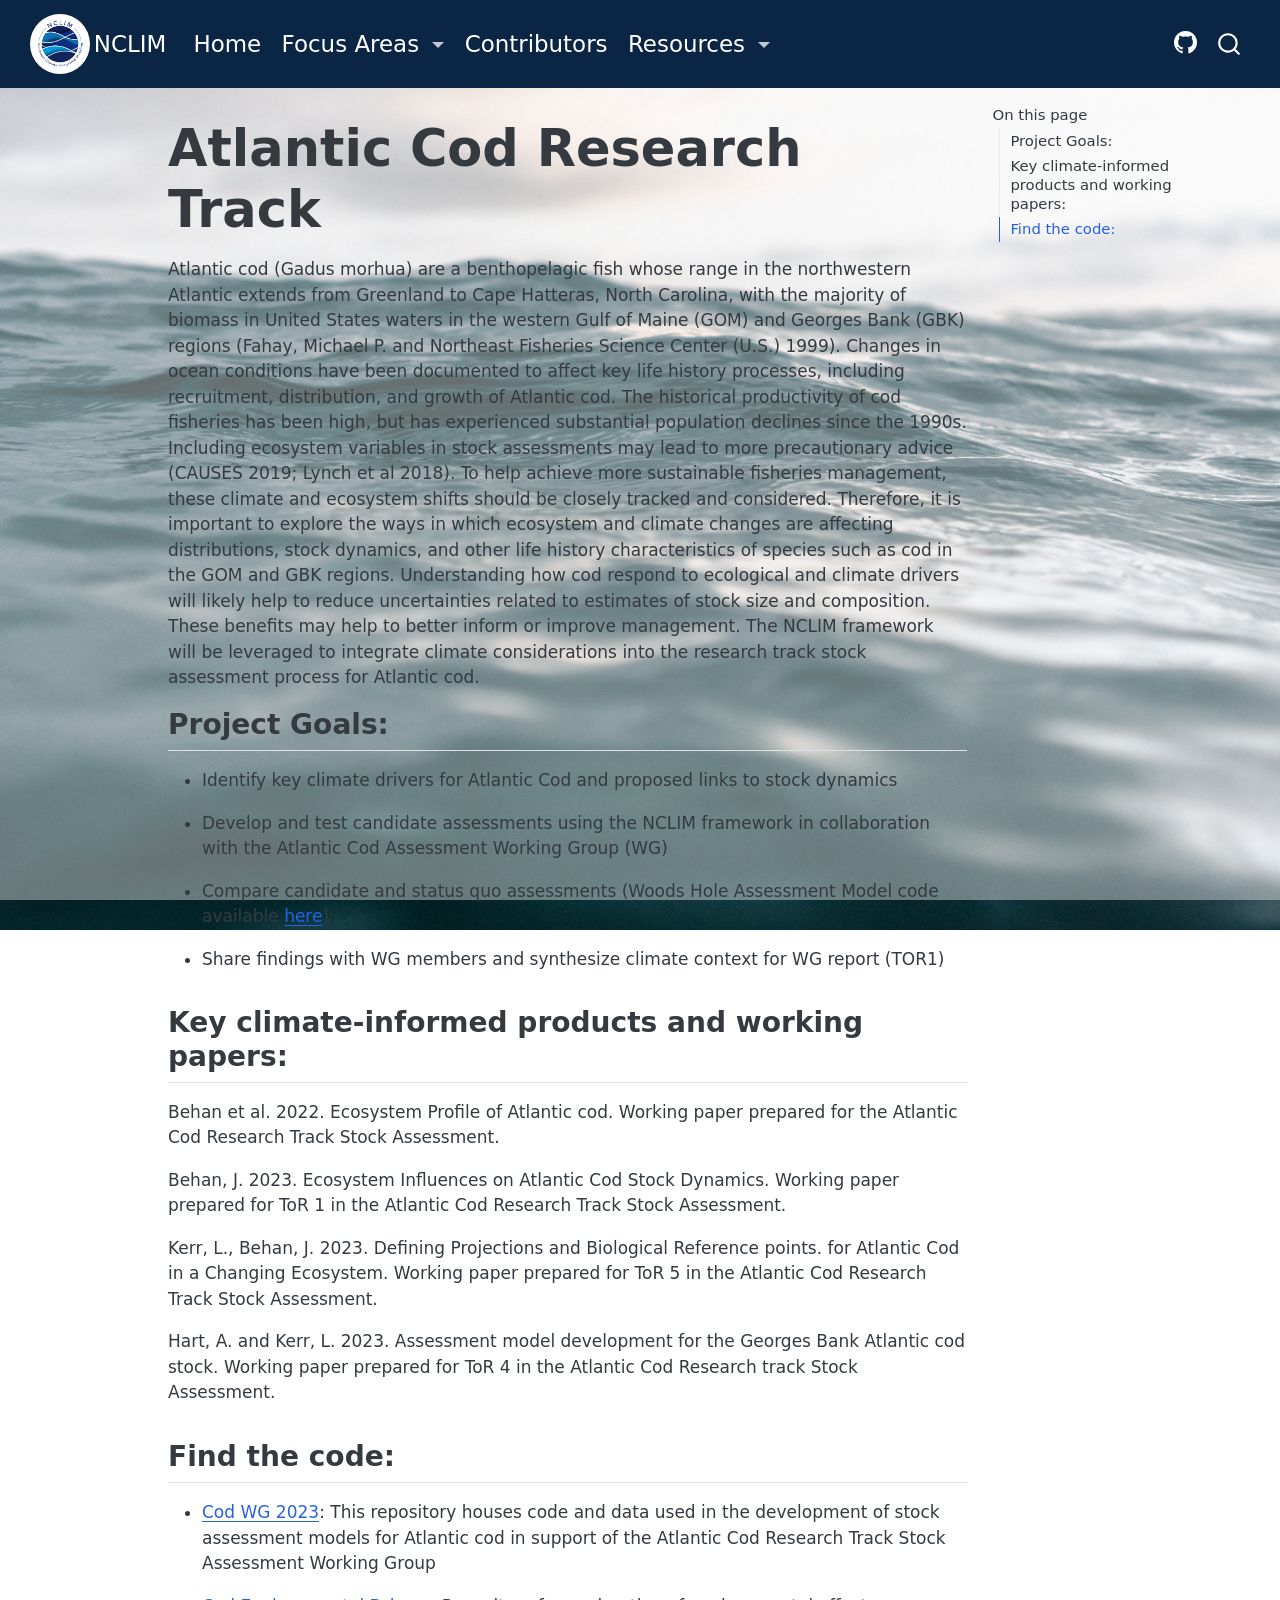
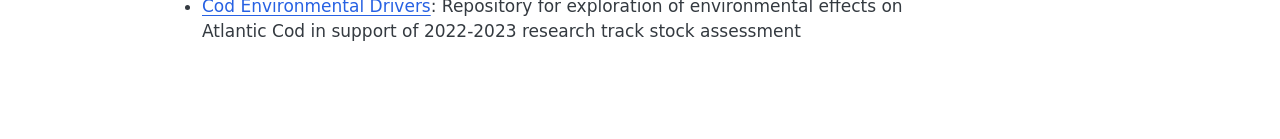
<file: AtlanticCodRT.html>
<!DOCTYPE html>
<html xmlns="http://www.w3.org/1999/xhtml" lang="en" xml:lang="en"><head>
  
<link rel="stylesheet" href="styles.css">

<meta charset="utf-8">
<meta name="generator" content="quarto-1.7.31">

<meta name="viewport" content="width=device-width, initial-scale=1.0, user-scalable=yes">


<title>Atlantic Cod Research Track – NCLIM</title>
<style>
code{white-space: pre-wrap;}
span.smallcaps{font-variant: small-caps;}
div.columns{display: flex; gap: min(4vw, 1.5em);}
div.column{flex: auto; overflow-x: auto;}
div.hanging-indent{margin-left: 1.5em; text-indent: -1.5em;}
ul.task-list{list-style: none;}
ul.task-list li input[type="checkbox"] {
  width: 0.8em;
  margin: 0 0.8em 0.2em -1em; /* quarto-specific, see https://github.com/quarto-dev/quarto-cli/issues/4556 */ 
  vertical-align: middle;
}
</style>


<script src="site_libs/quarto-nav/quarto-nav.js"></script>
<script src="site_libs/quarto-nav/headroom.min.js"></script>
<script src="site_libs/clipboard/clipboard.min.js"></script>
<script src="site_libs/quarto-search/autocomplete.umd.js"></script>
<script src="site_libs/quarto-search/fuse.min.js"></script>
<script src="site_libs/quarto-search/quarto-search.js"></script>
<meta name="quarto:offset" content="./">
<link href="./Figures/NCLIM_logo.png" rel="icon" type="image/png">
<script src="site_libs/quarto-html/quarto.js" type="module"></script>
<script src="site_libs/quarto-html/tabsets/tabsets.js" type="module"></script>
<script src="site_libs/quarto-html/popper.min.js"></script>
<script src="site_libs/quarto-html/tippy.umd.min.js"></script>
<script src="site_libs/quarto-html/anchor.min.js"></script>
<link href="site_libs/quarto-html/tippy.css" rel="stylesheet">
<link href="site_libs/quarto-html/quarto-syntax-highlighting-e1a5c8363afafaef2c763b6775fbf3ca.css" rel="stylesheet" id="quarto-text-highlighting-styles">
<script src="site_libs/bootstrap/bootstrap.min.js"></script>
<link href="site_libs/bootstrap/bootstrap-icons.css" rel="stylesheet">
<link href="site_libs/bootstrap/bootstrap-fe22d0e00b47e31b9695b964cd763892.min.css" rel="stylesheet" append-hash="true" id="quarto-bootstrap" data-mode="light">
<script id="quarto-search-options" type="application/json">{
  "location": "navbar",
  "copy-button": false,
  "collapse-after": 3,
  "panel-placement": "end",
  "type": "overlay",
  "limit": 50,
  "keyboard-shortcut": [
    "f",
    "/",
    "s"
  ],
  "show-item-context": false,
  "language": {
    "search-no-results-text": "No results",
    "search-matching-documents-text": "matching documents",
    "search-copy-link-title": "Copy link to search",
    "search-hide-matches-text": "Hide additional matches",
    "search-more-match-text": "more match in this document",
    "search-more-matches-text": "more matches in this document",
    "search-clear-button-title": "Clear",
    "search-text-placeholder": "",
    "search-detached-cancel-button-title": "Cancel",
    "search-submit-button-title": "Submit",
    "search-label": "Search"
  }
}</script>


<link rel="stylesheet" href="styles.css">
</head>

<body class="nav-fixed quarto-light">

<div id="quarto-search-results"></div>
  <header id="quarto-header" class="headroom fixed-top">
    <nav class="navbar navbar-expand-lg " data-bs-theme="dark">
      <div class="navbar-container container-fluid">
      <div class="navbar-brand-container mx-auto">
    <a href="./index.html" class="navbar-brand navbar-brand-logo">
    <img src="./Figures/NCLIM_logo.png" alt="" class="navbar-logo">
    </a>
    <a class="navbar-brand" href="./index.html">
    <span class="navbar-title">NCLIM</span>
    </a>
  </div>
            <div id="quarto-search" class="" title="Search"></div>
          <button class="navbar-toggler" type="button" data-bs-toggle="collapse" data-bs-target="#navbarCollapse" aria-controls="navbarCollapse" role="menu" aria-expanded="false" aria-label="Toggle navigation" onclick="if (window.quartoToggleHeadroom) { window.quartoToggleHeadroom(); }">
  <span class="navbar-toggler-icon"></span>
</button>
          <div class="collapse navbar-collapse" id="navbarCollapse">
            <ul class="navbar-nav navbar-nav-scroll me-auto">
  <li class="nav-item">
    <a class="nav-link" href="./index.html"> 
<span class="menu-text">Home</span></a>
  </li>  
  <li class="nav-item dropdown ">
    <a class="nav-link dropdown-toggle" href="#" id="nav-menu-focus-areas" role="link" data-bs-toggle="dropdown" aria-expanded="false">
 <span class="menu-text">Focus Areas</span>
    </a>
    <ul class="dropdown-menu" aria-labelledby="nav-menu-focus-areas">    
        <li>
    <a class="dropdown-item" href="./FisheriesDecisionMaking.html">
 <span class="dropdown-text">Fisheries Decision Making</span></a>
  </li>  
        <li>
    <a class="dropdown-item" href="./ClimateAdaptation.html">
 <span class="dropdown-text">Climate Adaptation</span></a>
  </li>  
        <li>
    <a class="dropdown-item" href="./HumanDimensionsModeling.html">
 <span class="dropdown-text">Human Dimensions Modeling</span></a>
  </li>  
        <li>
    <a class="dropdown-item" href="./BiologicalReferencePoints.html">
 <span class="dropdown-text">Biological Reference Points</span></a>
  </li>  
        <li>
    <a class="dropdown-item" href="./StockAssessment.html">
 <span class="dropdown-text">Stock Assessment</span></a>
  </li>  
        <li>
    <a class="dropdown-item" href="./EcosystemModeling.html">
 <span class="dropdown-text">Ecosystem Modeling</span></a>
  </li>  
    </ul>
  </li>
  <li class="nav-item">
    <a class="nav-link" href="./Contributors.html"> 
<span class="menu-text">Contributors</span></a>
  </li>  
  <li class="nav-item dropdown ">
    <a class="nav-link dropdown-toggle" href="#" id="nav-menu-resources" role="link" data-bs-toggle="dropdown" aria-expanded="false">
 <span class="menu-text">Resources</span>
    </a>
    <ul class="dropdown-menu" aria-labelledby="nav-menu-resources">    
        <li>
    <a class="dropdown-item" href="./publications.html">
 <span class="dropdown-text">Peer-Reviewed Publications</span></a>
  </li>  
        <li>
    <a class="dropdown-item" href="./whitepapers.html">
 <span class="dropdown-text">Reports and White Papers</span></a>
  </li>  
    </ul>
  </li>
</ul>
            <ul class="navbar-nav navbar-nav-scroll ms-auto">
  <li class="nav-item compact">
    <a class="nav-link" href="https://github.com/Northeast-Climate-Integrated-Modeling"> <i class="bi bi-github" role="img">
</i> 
<span class="menu-text"></span></a>
  </li>  
</ul>
          </div> <!-- /navcollapse -->
            <div class="quarto-navbar-tools">
</div>
      </div> <!-- /container-fluid -->
    </nav>
</header>
<!-- content -->
<div id="quarto-content" class="quarto-container page-columns page-rows-contents page-layout-article page-navbar">
<!-- sidebar -->
<!-- margin-sidebar -->
    <div id="quarto-margin-sidebar" class="sidebar margin-sidebar">
        <nav id="TOC" role="doc-toc" class="toc-active">
    <h2 id="toc-title">On this page</h2>
   
  <ul>
  <li><a href="#project-goals" id="toc-project-goals" class="nav-link active" data-scroll-target="#project-goals">Project Goals:</a></li>
  <li><a href="#key-climate-informed-products-and-working-papers" id="toc-key-climate-informed-products-and-working-papers" class="nav-link" data-scroll-target="#key-climate-informed-products-and-working-papers">Key climate-informed products and working papers:</a></li>
  <li><a href="#find-the-code" id="toc-find-the-code" class="nav-link" data-scroll-target="#find-the-code">Find the code:</a></li>
  </ul>
</nav>
    </div>
<!-- main -->
<main class="content" id="quarto-document-content">

<header id="title-block-header" class="quarto-title-block default">
<div class="quarto-title">
<h1 class="title">Atlantic Cod Research Track</h1>
</div>



<div class="quarto-title-meta">

    
  
    
  </div>
  


</header>


<p>Atlantic cod (Gadus morhua) are a benthopelagic fish whose range in the northwestern Atlantic extends from Greenland to Cape Hatteras, North Carolina, with the majority of biomass in United States waters in the western Gulf of Maine (GOM) and Georges Bank (GBK) regions (Fahay, Michael P. and Northeast Fisheries Science Center (U.S.) 1999). Changes in ocean conditions have been documented to affect key life history processes, including recruitment, distribution, and growth of Atlantic cod. The historical productivity of cod fisheries has been high, but has experienced substantial population declines since the 1990s. Including ecosystem variables in stock assessments may lead to more precautionary advice (CAUSES 2019; Lynch et al 2018). To help achieve more sustainable fisheries management, these climate and ecosystem shifts should be closely tracked and considered. Therefore, it is important to explore the ways in which ecosystem and climate changes are affecting distributions, stock dynamics, and other life history characteristics of species such as cod in the GOM and GBK regions. Understanding how cod respond to ecological and climate drivers will likely help to reduce uncertainties related to estimates of stock size and composition. These benefits may help to better inform or improve management. The NCLIM framework will be leveraged to integrate climate considerations into the research track stock assessment process for Atlantic cod.</p>
<section id="project-goals" class="level2">
<h2 class="anchored" data-anchor-id="project-goals">Project Goals:</h2>
<ul>
<li><p>Identify key climate drivers for Atlantic Cod and proposed links to stock dynamics</p></li>
<li><p>Develop and test candidate assessments using the NCLIM framework in collaboration with the Atlantic Cod Assessment Working Group (WG)</p></li>
<li><p>Compare candidate and status quo assessments (Woods Hole Assessment Model code available <a href="https://github.com/Northeast-Climate-Integrated-Modeling/Cod-Research-Track-Stock-Assessment">here</a>)</p></li>
<li><p>Share findings with WG members and synthesize climate context for WG report (TOR1)</p></li>
</ul>
</section>
<section id="key-climate-informed-products-and-working-papers" class="level2">
<h2 class="anchored" data-anchor-id="key-climate-informed-products-and-working-papers">Key climate-informed products and working papers:</h2>
<p>Behan et al.&nbsp;2022. Ecosystem Profile of Atlantic cod. Working paper prepared for the Atlantic Cod Research Track Stock Assessment.</p>
<p>Behan, J. 2023. Ecosystem Influences on Atlantic Cod Stock Dynamics. Working paper prepared for ToR 1 in the Atlantic Cod Research Track Stock Assessment.</p>
<p>Kerr, L., Behan, J. 2023. Defining Projections and Biological Reference points. for Atlantic Cod in a Changing Ecosystem. Working paper prepared for ToR 5 in the Atlantic Cod Research Track Stock Assessment.</p>
<p>Hart, A. and Kerr, L. 2023. Assessment model development for the Georges Bank Atlantic cod stock. Working paper prepared for ToR 4 in the Atlantic Cod Research track Stock Assessment.</p>
</section>
<section id="find-the-code" class="level2">
<h2 class="anchored" data-anchor-id="find-the-code">Find the code:</h2>
<ul>
<li><p><a href="https://github.com/Northeast-Climate-Integrated-Modeling/Cod-Research-Track-Stock-Assessment">Cod WG 2023</a>: This repository houses code and data used in the development of stock assessment models for Atlantic cod in support of the Atlantic Cod Research Track Stock Assessment Working Group</p></li>
<li><p><a href="https://github.com/Jamie-Behan/Atlantic_cod">Cod Environmental Drivers</a>: Repository for exploration of environmental effects on Atlantic Cod in support of 2022-2023 research track stock assessment</p></li>
</ul>


</section>

</main> <!-- /main -->
<script id="quarto-html-after-body" type="application/javascript">
  window.document.addEventListener("DOMContentLoaded", function (event) {
    const icon = "";
    const anchorJS = new window.AnchorJS();
    anchorJS.options = {
      placement: 'right',
      icon: icon
    };
    anchorJS.add('.anchored');
    const isCodeAnnotation = (el) => {
      for (const clz of el.classList) {
        if (clz.startsWith('code-annotation-')) {                     
          return true;
        }
      }
      return false;
    }
    const onCopySuccess = function(e) {
      // button target
      const button = e.trigger;
      // don't keep focus
      button.blur();
      // flash "checked"
      button.classList.add('code-copy-button-checked');
      var currentTitle = button.getAttribute("title");
      button.setAttribute("title", "Copied!");
      let tooltip;
      if (window.bootstrap) {
        button.setAttribute("data-bs-toggle", "tooltip");
        button.setAttribute("data-bs-placement", "left");
        button.setAttribute("data-bs-title", "Copied!");
        tooltip = new bootstrap.Tooltip(button, 
          { trigger: "manual", 
            customClass: "code-copy-button-tooltip",
            offset: [0, -8]});
        tooltip.show();    
      }
      setTimeout(function() {
        if (tooltip) {
          tooltip.hide();
          button.removeAttribute("data-bs-title");
          button.removeAttribute("data-bs-toggle");
          button.removeAttribute("data-bs-placement");
        }
        button.setAttribute("title", currentTitle);
        button.classList.remove('code-copy-button-checked');
      }, 1000);
      // clear code selection
      e.clearSelection();
    }
    const getTextToCopy = function(trigger) {
        const codeEl = trigger.previousElementSibling.cloneNode(true);
        for (const childEl of codeEl.children) {
          if (isCodeAnnotation(childEl)) {
            childEl.remove();
          }
        }
        return codeEl.innerText;
    }
    const clipboard = new window.ClipboardJS('.code-copy-button:not([data-in-quarto-modal])', {
      text: getTextToCopy
    });
    clipboard.on('success', onCopySuccess);
    if (window.document.getElementById('quarto-embedded-source-code-modal')) {
      const clipboardModal = new window.ClipboardJS('.code-copy-button[data-in-quarto-modal]', {
        text: getTextToCopy,
        container: window.document.getElementById('quarto-embedded-source-code-modal')
      });
      clipboardModal.on('success', onCopySuccess);
    }
      var localhostRegex = new RegExp(/^(?:http|https):\/\/localhost\:?[0-9]*\//);
      var mailtoRegex = new RegExp(/^mailto:/);
        var filterRegex = new RegExp('/' + window.location.host + '/');
      var isInternal = (href) => {
          return filterRegex.test(href) || localhostRegex.test(href) || mailtoRegex.test(href);
      }
      // Inspect non-navigation links and adorn them if external
     var links = window.document.querySelectorAll('a[href]:not(.nav-link):not(.navbar-brand):not(.toc-action):not(.sidebar-link):not(.sidebar-item-toggle):not(.pagination-link):not(.no-external):not([aria-hidden]):not(.dropdown-item):not(.quarto-navigation-tool):not(.about-link)');
      for (var i=0; i<links.length; i++) {
        const link = links[i];
        if (!isInternal(link.href)) {
          // undo the damage that might have been done by quarto-nav.js in the case of
          // links that we want to consider external
          if (link.dataset.originalHref !== undefined) {
            link.href = link.dataset.originalHref;
          }
        }
      }
    function tippyHover(el, contentFn, onTriggerFn, onUntriggerFn) {
      const config = {
        allowHTML: true,
        maxWidth: 500,
        delay: 100,
        arrow: false,
        appendTo: function(el) {
            return el.parentElement;
        },
        interactive: true,
        interactiveBorder: 10,
        theme: 'quarto',
        placement: 'bottom-start',
      };
      if (contentFn) {
        config.content = contentFn;
      }
      if (onTriggerFn) {
        config.onTrigger = onTriggerFn;
      }
      if (onUntriggerFn) {
        config.onUntrigger = onUntriggerFn;
      }
      window.tippy(el, config); 
    }
    const noterefs = window.document.querySelectorAll('a[role="doc-noteref"]');
    for (var i=0; i<noterefs.length; i++) {
      const ref = noterefs[i];
      tippyHover(ref, function() {
        // use id or data attribute instead here
        let href = ref.getAttribute('data-footnote-href') || ref.getAttribute('href');
        try { href = new URL(href).hash; } catch {}
        const id = href.replace(/^#\/?/, "");
        const note = window.document.getElementById(id);
        if (note) {
          return note.innerHTML;
        } else {
          return "";
        }
      });
    }
    const xrefs = window.document.querySelectorAll('a.quarto-xref');
    const processXRef = (id, note) => {
      // Strip column container classes
      const stripColumnClz = (el) => {
        el.classList.remove("page-full", "page-columns");
        if (el.children) {
          for (const child of el.children) {
            stripColumnClz(child);
          }
        }
      }
      stripColumnClz(note)
      if (id === null || id.startsWith('sec-')) {
        // Special case sections, only their first couple elements
        const container = document.createElement("div");
        if (note.children && note.children.length > 2) {
          container.appendChild(note.children[0].cloneNode(true));
          for (let i = 1; i < note.children.length; i++) {
            const child = note.children[i];
            if (child.tagName === "P" && child.innerText === "") {
              continue;
            } else {
              container.appendChild(child.cloneNode(true));
              break;
            }
          }
          if (window.Quarto?.typesetMath) {
            window.Quarto.typesetMath(container);
          }
          return container.innerHTML
        } else {
          if (window.Quarto?.typesetMath) {
            window.Quarto.typesetMath(note);
          }
          return note.innerHTML;
        }
      } else {
        // Remove any anchor links if they are present
        const anchorLink = note.querySelector('a.anchorjs-link');
        if (anchorLink) {
          anchorLink.remove();
        }
        if (window.Quarto?.typesetMath) {
          window.Quarto.typesetMath(note);
        }
        if (note.classList.contains("callout")) {
          return note.outerHTML;
        } else {
          return note.innerHTML;
        }
      }
    }
    for (var i=0; i<xrefs.length; i++) {
      const xref = xrefs[i];
      tippyHover(xref, undefined, function(instance) {
        instance.disable();
        let url = xref.getAttribute('href');
        let hash = undefined; 
        if (url.startsWith('#')) {
          hash = url;
        } else {
          try { hash = new URL(url).hash; } catch {}
        }
        if (hash) {
          const id = hash.replace(/^#\/?/, "");
          const note = window.document.getElementById(id);
          if (note !== null) {
            try {
              const html = processXRef(id, note.cloneNode(true));
              instance.setContent(html);
            } finally {
              instance.enable();
              instance.show();
            }
          } else {
            // See if we can fetch this
            fetch(url.split('#')[0])
            .then(res => res.text())
            .then(html => {
              const parser = new DOMParser();
              const htmlDoc = parser.parseFromString(html, "text/html");
              const note = htmlDoc.getElementById(id);
              if (note !== null) {
                const html = processXRef(id, note);
                instance.setContent(html);
              } 
            }).finally(() => {
              instance.enable();
              instance.show();
            });
          }
        } else {
          // See if we can fetch a full url (with no hash to target)
          // This is a special case and we should probably do some content thinning / targeting
          fetch(url)
          .then(res => res.text())
          .then(html => {
            const parser = new DOMParser();
            const htmlDoc = parser.parseFromString(html, "text/html");
            const note = htmlDoc.querySelector('main.content');
            if (note !== null) {
              // This should only happen for chapter cross references
              // (since there is no id in the URL)
              // remove the first header
              if (note.children.length > 0 && note.children[0].tagName === "HEADER") {
                note.children[0].remove();
              }
              const html = processXRef(null, note);
              instance.setContent(html);
            } 
          }).finally(() => {
            instance.enable();
            instance.show();
          });
        }
      }, function(instance) {
      });
    }
        let selectedAnnoteEl;
        const selectorForAnnotation = ( cell, annotation) => {
          let cellAttr = 'data-code-cell="' + cell + '"';
          let lineAttr = 'data-code-annotation="' +  annotation + '"';
          const selector = 'span[' + cellAttr + '][' + lineAttr + ']';
          return selector;
        }
        const selectCodeLines = (annoteEl) => {
          const doc = window.document;
          const targetCell = annoteEl.getAttribute("data-target-cell");
          const targetAnnotation = annoteEl.getAttribute("data-target-annotation");
          const annoteSpan = window.document.querySelector(selectorForAnnotation(targetCell, targetAnnotation));
          const lines = annoteSpan.getAttribute("data-code-lines").split(",");
          const lineIds = lines.map((line) => {
            return targetCell + "-" + line;
          })
          let top = null;
          let height = null;
          let parent = null;
          if (lineIds.length > 0) {
              //compute the position of the single el (top and bottom and make a div)
              const el = window.document.getElementById(lineIds[0]);
              top = el.offsetTop;
              height = el.offsetHeight;
              parent = el.parentElement.parentElement;
            if (lineIds.length > 1) {
              const lastEl = window.document.getElementById(lineIds[lineIds.length - 1]);
              const bottom = lastEl.offsetTop + lastEl.offsetHeight;
              height = bottom - top;
            }
            if (top !== null && height !== null && parent !== null) {
              // cook up a div (if necessary) and position it 
              let div = window.document.getElementById("code-annotation-line-highlight");
              if (div === null) {
                div = window.document.createElement("div");
                div.setAttribute("id", "code-annotation-line-highlight");
                div.style.position = 'absolute';
                parent.appendChild(div);
              }
              div.style.top = top - 2 + "px";
              div.style.height = height + 4 + "px";
              div.style.left = 0;
              let gutterDiv = window.document.getElementById("code-annotation-line-highlight-gutter");
              if (gutterDiv === null) {
                gutterDiv = window.document.createElement("div");
                gutterDiv.setAttribute("id", "code-annotation-line-highlight-gutter");
                gutterDiv.style.position = 'absolute';
                const codeCell = window.document.getElementById(targetCell);
                const gutter = codeCell.querySelector('.code-annotation-gutter');
                gutter.appendChild(gutterDiv);
              }
              gutterDiv.style.top = top - 2 + "px";
              gutterDiv.style.height = height + 4 + "px";
            }
            selectedAnnoteEl = annoteEl;
          }
        };
        const unselectCodeLines = () => {
          const elementsIds = ["code-annotation-line-highlight", "code-annotation-line-highlight-gutter"];
          elementsIds.forEach((elId) => {
            const div = window.document.getElementById(elId);
            if (div) {
              div.remove();
            }
          });
          selectedAnnoteEl = undefined;
        };
          // Handle positioning of the toggle
      window.addEventListener(
        "resize",
        throttle(() => {
          elRect = undefined;
          if (selectedAnnoteEl) {
            selectCodeLines(selectedAnnoteEl);
          }
        }, 10)
      );
      function throttle(fn, ms) {
      let throttle = false;
      let timer;
        return (...args) => {
          if(!throttle) { // first call gets through
              fn.apply(this, args);
              throttle = true;
          } else { // all the others get throttled
              if(timer) clearTimeout(timer); // cancel #2
              timer = setTimeout(() => {
                fn.apply(this, args);
                timer = throttle = false;
              }, ms);
          }
        };
      }
        // Attach click handler to the DT
        const annoteDls = window.document.querySelectorAll('dt[data-target-cell]');
        for (const annoteDlNode of annoteDls) {
          annoteDlNode.addEventListener('click', (event) => {
            const clickedEl = event.target;
            if (clickedEl !== selectedAnnoteEl) {
              unselectCodeLines();
              const activeEl = window.document.querySelector('dt[data-target-cell].code-annotation-active');
              if (activeEl) {
                activeEl.classList.remove('code-annotation-active');
              }
              selectCodeLines(clickedEl);
              clickedEl.classList.add('code-annotation-active');
            } else {
              // Unselect the line
              unselectCodeLines();
              clickedEl.classList.remove('code-annotation-active');
            }
          });
        }
    const findCites = (el) => {
      const parentEl = el.parentElement;
      if (parentEl) {
        const cites = parentEl.dataset.cites;
        if (cites) {
          return {
            el,
            cites: cites.split(' ')
          };
        } else {
          return findCites(el.parentElement)
        }
      } else {
        return undefined;
      }
    };
    var bibliorefs = window.document.querySelectorAll('a[role="doc-biblioref"]');
    for (var i=0; i<bibliorefs.length; i++) {
      const ref = bibliorefs[i];
      const citeInfo = findCites(ref);
      if (citeInfo) {
        tippyHover(citeInfo.el, function() {
          var popup = window.document.createElement('div');
          citeInfo.cites.forEach(function(cite) {
            var citeDiv = window.document.createElement('div');
            citeDiv.classList.add('hanging-indent');
            citeDiv.classList.add('csl-entry');
            var biblioDiv = window.document.getElementById('ref-' + cite);
            if (biblioDiv) {
              citeDiv.innerHTML = biblioDiv.innerHTML;
            }
            popup.appendChild(citeDiv);
          });
          return popup.innerHTML;
        });
      }
    }
  });
  </script>
</div> <!-- /content -->




</body></html>
</file>
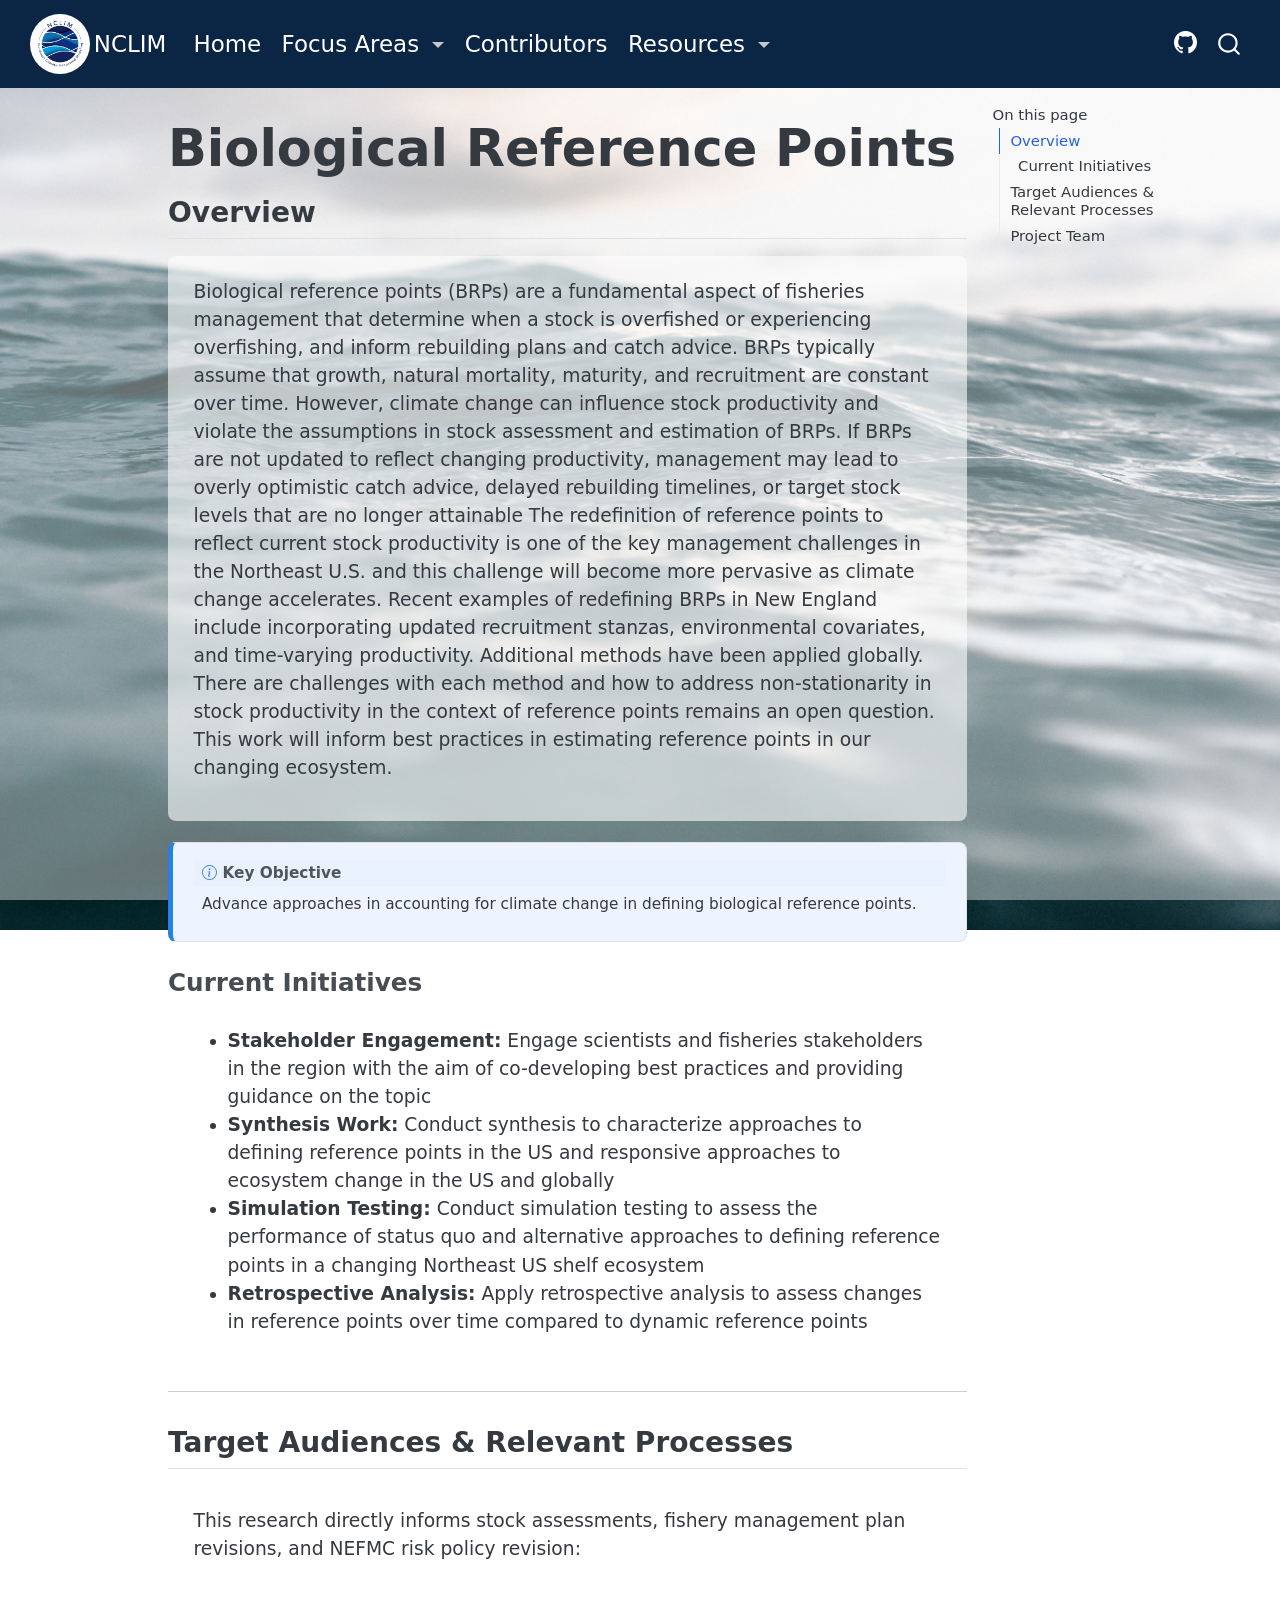
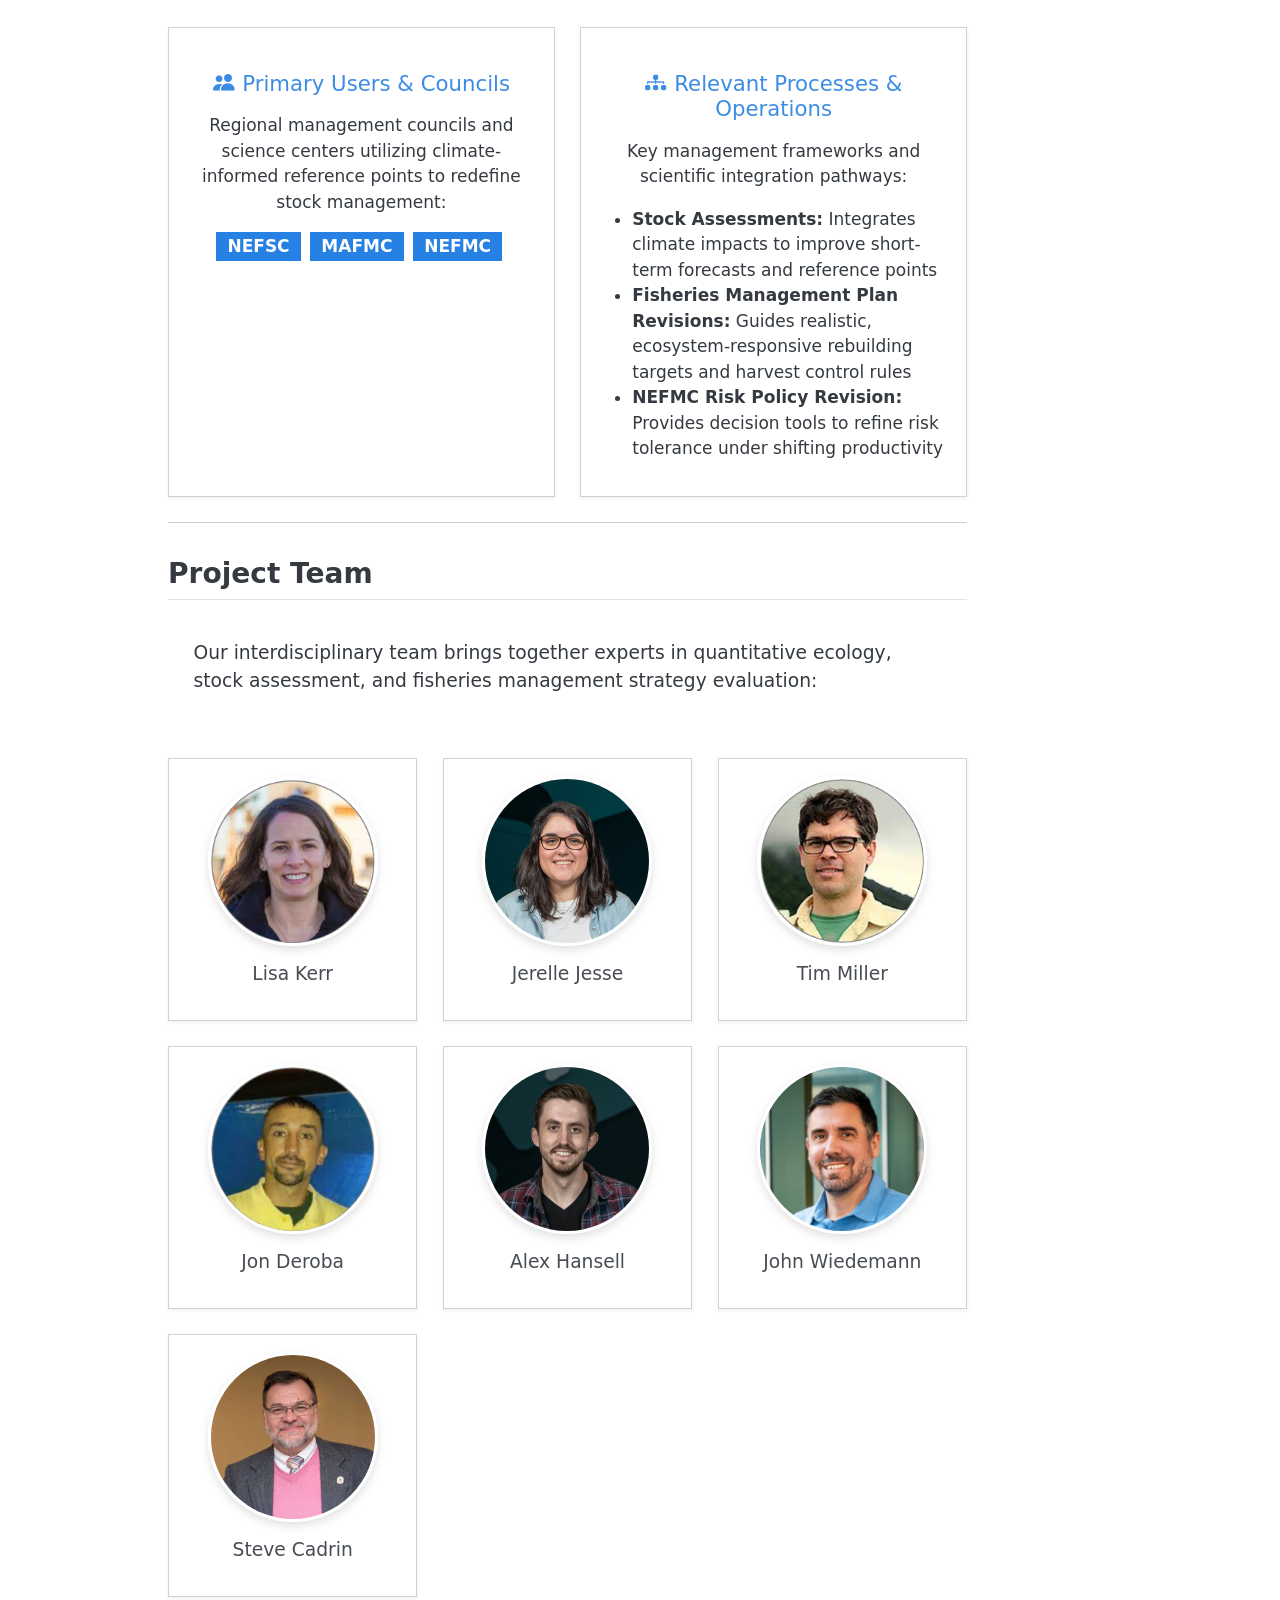
<file: BiologicalReferencePoints.html>
<!DOCTYPE html>

<html xmlns="http://www.w3.org/1999/xhtml" lang="en" xml:lang="en"><head>
  
<link rel="stylesheet" href="styles.css">

<meta charset="utf-8">
<meta name="generator" content="quarto-1.7.31">

<meta name="viewport" content="width=device-width, initial-scale=1.0, user-scalable=yes">


<title>Biological Reference Points – NCLIM</title>
<style>
code{white-space: pre-wrap;}
span.smallcaps{font-variant: small-caps;}
div.columns{display: flex; gap: min(4vw, 1.5em);}
div.column{flex: auto; overflow-x: auto;}
div.hanging-indent{margin-left: 1.5em; text-indent: -1.5em;}
ul.task-list{list-style: none;}
ul.task-list li input[type="checkbox"] {
  width: 0.8em;
  margin: 0 0.8em 0.2em -1em; /* quarto-specific, see https://github.com/quarto-dev/quarto-cli/issues/4556 */ 
  vertical-align: middle;
}
</style>


<script src="site_libs/quarto-nav/quarto-nav.js"></script>
<script src="site_libs/quarto-nav/headroom.min.js"></script>
<script src="site_libs/clipboard/clipboard.min.js"></script>
<script src="site_libs/quarto-search/autocomplete.umd.js"></script>
<script src="site_libs/quarto-search/fuse.min.js"></script>
<script src="site_libs/quarto-search/quarto-search.js"></script>
<meta name="quarto:offset" content="./">
<link href="./Figures/NCLIM_logo.png" rel="icon" type="image/png">
<script src="site_libs/quarto-html/quarto.js" type="module"></script>
<script src="site_libs/quarto-html/tabsets/tabsets.js" type="module"></script>
<script src="site_libs/quarto-html/popper.min.js"></script>
<script src="site_libs/quarto-html/tippy.umd.min.js"></script>
<script src="site_libs/quarto-html/anchor.min.js"></script>
<link href="site_libs/quarto-html/tippy.css" rel="stylesheet">
<link href="site_libs/quarto-html/quarto-syntax-highlighting-e1a5c8363afafaef2c763b6775fbf3ca.css" rel="stylesheet" id="quarto-text-highlighting-styles">
<script src="site_libs/bootstrap/bootstrap.min.js"></script>
<link href="site_libs/bootstrap/bootstrap-icons.css" rel="stylesheet">
<link href="site_libs/bootstrap/bootstrap-fe22d0e00b47e31b9695b964cd763892.min.css" rel="stylesheet" append-hash="true" id="quarto-bootstrap" data-mode="light">
<script id="quarto-search-options" type="application/json">{
  "location": "navbar",
  "copy-button": false,
  "collapse-after": 3,
  "panel-placement": "end",
  "type": "overlay",
  "limit": 50,
  "keyboard-shortcut": [
    "f",
    "/",
    "s"
  ],
  "show-item-context": false,
  "language": {
    "search-no-results-text": "No results",
    "search-matching-documents-text": "matching documents",
    "search-copy-link-title": "Copy link to search",
    "search-hide-matches-text": "Hide additional matches",
    "search-more-match-text": "more match in this document",
    "search-more-matches-text": "more matches in this document",
    "search-clear-button-title": "Clear",
    "search-text-placeholder": "",
    "search-detached-cancel-button-title": "Cancel",
    "search-submit-button-title": "Submit",
    "search-label": "Search"
  }
}</script>


<link rel="stylesheet" href="styles.css">
</head>

<body class="nav-fixed quarto-light">

<div id="quarto-search-results"></div>
  <header id="quarto-header" class="headroom fixed-top">
    <nav class="navbar navbar-expand-lg " data-bs-theme="dark">
      <div class="navbar-container container-fluid">
      <div class="navbar-brand-container mx-auto">
    <a href="./index.html" class="navbar-brand navbar-brand-logo">
    <img src="./Figures/NCLIM_logo.png" alt="" class="navbar-logo">
    </a>
    <a class="navbar-brand" href="./index.html">
    <span class="navbar-title">NCLIM</span>
    </a>
  </div>
            <div id="quarto-search" class="" title="Search"></div>
          <button class="navbar-toggler" type="button" data-bs-toggle="collapse" data-bs-target="#navbarCollapse" aria-controls="navbarCollapse" role="menu" aria-expanded="false" aria-label="Toggle navigation" onclick="if (window.quartoToggleHeadroom) { window.quartoToggleHeadroom(); }">
  <span class="navbar-toggler-icon"></span>
</button>
          <div class="collapse navbar-collapse" id="navbarCollapse">
            <ul class="navbar-nav navbar-nav-scroll me-auto">
  <li class="nav-item">
    <a class="nav-link" href="./index.html"> 
<span class="menu-text">Home</span></a>
  </li>  
  <li class="nav-item dropdown ">
    <a class="nav-link dropdown-toggle" href="#" id="nav-menu-focus-areas" role="link" data-bs-toggle="dropdown" aria-expanded="false">
 <span class="menu-text">Focus Areas</span>
    </a>
    <ul class="dropdown-menu" aria-labelledby="nav-menu-focus-areas">    
        <li>
    <a class="dropdown-item" href="./FisheriesDecisionMaking.html">
 <span class="dropdown-text">Fisheries Decision Making</span></a>
  </li>  
        <li>
    <a class="dropdown-item" href="./ClimateAdaptation.html">
 <span class="dropdown-text">Climate Adaptation</span></a>
  </li>  
        <li>
    <a class="dropdown-item" href="./HumanDimensionsModeling.html">
 <span class="dropdown-text">Human Dimensions Modeling</span></a>
  </li>  
        <li>
    <a class="dropdown-item" href="./BiologicalReferencePoints.html">
 <span class="dropdown-text">Biological Reference Points</span></a>
  </li>  
        <li>
    <a class="dropdown-item" href="./StockAssessment.html">
 <span class="dropdown-text">Stock Assessment</span></a>
  </li>  
        <li>
    <a class="dropdown-item" href="./EcosystemModeling.html">
 <span class="dropdown-text">Ecosystem Modeling</span></a>
  </li>  
    </ul>
  </li>
  <li class="nav-item">
    <a class="nav-link" href="./Contributors.html"> 
<span class="menu-text">Contributors</span></a>
  </li>  
  <li class="nav-item dropdown ">
    <a class="nav-link dropdown-toggle" href="#" id="nav-menu-resources" role="link" data-bs-toggle="dropdown" aria-expanded="false">
 <span class="menu-text">Resources</span>
    </a>
    <ul class="dropdown-menu" aria-labelledby="nav-menu-resources">    
        <li>
    <a class="dropdown-item" href="./publications.html">
 <span class="dropdown-text">Peer-Reviewed Publications</span></a>
  </li>  
        <li>
    <a class="dropdown-item" href="./whitepapers.html">
 <span class="dropdown-text">Reports and White Papers</span></a>
  </li>  
    </ul>
  </li>
</ul>
            <ul class="navbar-nav navbar-nav-scroll ms-auto">
  <li class="nav-item compact">
    <a class="nav-link" href="https://github.com/Northeast-Climate-Integrated-Modeling"> <i class="bi bi-github" role="img">
</i> 
<span class="menu-text"></span></a>
  </li>  
</ul>
          </div> <!-- /navcollapse -->
            <div class="quarto-navbar-tools">
</div>
      </div> <!-- /container-fluid -->
    </nav>
</header>
<!-- content -->
<div id="quarto-content" class="quarto-container page-columns page-rows-contents page-layout-article page-navbar">
<!-- sidebar -->
<!-- margin-sidebar -->
    <div id="quarto-margin-sidebar" class="sidebar margin-sidebar">
        <nav id="TOC" role="doc-toc" class="toc-active">
    <h2 id="toc-title">On this page</h2>
   
  <ul>
  <li><a href="#overview" id="toc-overview" class="nav-link active" data-scroll-target="#overview">Overview</a>
  <ul class="collapse">
  <li><a href="#current-initiatives" id="toc-current-initiatives" class="nav-link" data-scroll-target="#current-initiatives">Current Initiatives</a></li>
  </ul></li>
  <li><a href="#target-audiences-relevant-processes" id="toc-target-audiences-relevant-processes" class="nav-link" data-scroll-target="#target-audiences-relevant-processes">Target Audiences &amp; Relevant Processes</a></li>
  <li><a href="#project-team" id="toc-project-team" class="nav-link" data-scroll-target="#project-team">Project Team</a></li>
  </ul>
</nav>
    </div>
<!-- main -->
<main class="content" id="quarto-document-content">

<header id="title-block-header" class="quarto-title-block default">
<div class="quarto-title">
<h1 class="title">Biological Reference Points</h1>
</div>



<div class="quarto-title-meta">

    
  
    
  </div>
  


</header>


<section id="overview" class="level2">
<h2 class="anchored" data-anchor-id="overview">Overview</h2>
<div class="background-callout">
<p>Biological reference points (BRPs) are a fundamental aspect of fisheries management that determine when a stock is overfished or experiencing overfishing, and inform rebuilding plans and catch advice. BRPs typically assume that growth, natural mortality, maturity, and recruitment are constant over time. However, climate change can influence stock productivity and violate the assumptions in stock assessment and estimation of BRPs. If BRPs are not updated to reflect changing productivity, management may lead to overly optimistic catch advice, delayed rebuilding timelines, or target stock levels that are no longer attainable The redefinition of reference points to reflect current stock productivity is one of the key management challenges in the Northeast U.S. and this challenge will become more pervasive as climate change accelerates. Recent examples of redefining BRPs in New England include incorporating updated recruitment stanzas, environmental covariates, and time-varying productivity. Additional methods have been applied globally. There are challenges with each method and how to address non-stationarity in stock productivity in the context of reference points remains an open question. This work will inform best practices in estimating reference points in our changing ecosystem.</p>
</div>
<div class="callout callout-style-default callout-note callout-titled">
<div class="callout-header d-flex align-content-center">
<div class="callout-icon-container">
<i class="callout-icon"></i>
</div>
<div class="callout-title-container flex-fill">
Key Objective
</div>
</div>
<div class="callout-body-container callout-body">
<p>Advance approaches in accounting for climate change in defining biological reference points.</p>
</div>
</div>
<section id="current-initiatives" class="level3">
<h3 class="anchored" data-anchor-id="current-initiatives">Current Initiatives</h3>
<div class="background-callout">
<ul>
<li><strong>Stakeholder Engagement:</strong> Engage scientists and fisheries stakeholders in the region with the aim of co-developing best practices and providing guidance on the topic</li>
<li><strong>Synthesis Work:</strong> Conduct synthesis to characterize approaches to defining reference points in the US and responsive approaches to ecosystem change in the US and globally</li>
<li><strong>Simulation Testing:</strong> Conduct simulation testing to assess the performance of status quo and alternative approaches to defining reference points in a changing Northeast US shelf ecosystem</li>
<li><strong>Retrospective Analysis:</strong> Apply retrospective analysis to assess changes in reference points over time compared to dynamic reference points</li>
</ul>
</div>
<hr>
</section>
</section>
<section id="target-audiences-relevant-processes" class="level2">
<h2 class="anchored" data-anchor-id="target-audiences-relevant-processes">Target Audiences &amp; Relevant Processes</h2>
<div class="background-callout">
<p>This research directly informs stock assessments, fishery management plan revisions, and NEFMC risk policy revision:</p>
</div>
<div class="grid my-4">
<div class="g-col-12 g-col-md-6">
<div class="card h-100 shadow-sm">
<div class="card-body">
<h4 class="card-title text-primary anchored">
<p><i class="bi bi-people-fill me-2"></i>Primary Users &amp; Councils</p>
</h4>
<p class="card-text text-muted mb-3">
</p><p>Regional management councils and science centers utilizing climate-informed reference points to redefine stock management:</p>
<p></p>
<p><span class="badge bg-primary fs-6 me-1 mb-2">NEFSC</span> <span class="badge bg-primary fs-6 me-1 mb-2">MAFMC</span> <span class="badge bg-primary fs-6 me-1 mb-2">NEFMC</span></p>
</div>
</div>
</div>
<div class="g-col-12 g-col-md-6">
<div class="card h-100 shadow-sm">
<div class="card-body">
<h4 class="card-title text-primary anchored">
<p><i class="bi bi-diagram-3-fill me-2"></i>Relevant Processes &amp; Operations</p>
</h4>
<p class="card-text text-muted mb-3">
</p><p>Key management frameworks and scientific integration pathways:</p>
<p></p>
<ul>
<li><strong>Stock Assessments:</strong> Integrates climate impacts to improve short-term forecasts and reference points</li>
<li><strong>Fisheries Management Plan Revisions:</strong> Guides realistic, ecosystem-responsive rebuilding targets and harvest control rules</li>
<li><strong>NEFMC Risk Policy Revision:</strong> Provides decision tools to refine risk tolerance under shifting productivity</li>
</ul>
</div>
</div>
</div>
</div>
<hr>
</section>
<section id="project-team" class="level2">
<h2 class="anchored" data-anchor-id="project-team">Project Team</h2>
<div class="background-callout">
<p>Our interdisciplinary team brings together experts in quantitative ecology, stock assessment, and fisheries management strategy evaluation:</p>
</div>
<div class="grid my-4">
<div class="g-col-12 g-col-sm-6 g-col-lg-4">
<div class="card text-center h-100 shadow-sm">
<div class="card-body">
<div class="mb-3">
<p><img src="Figures/Contributors/LKerr.png" class="img-fluid"></p>
</div>
<h5 class="card-title mb-1 anchored">
<p>Lisa Kerr</p>
</h5>
</div>
</div>
</div>
<div class="g-col-12 g-col-sm-6 g-col-lg-4">
<div class="card text-center h-100 shadow-sm">
<div class="card-body">
<div class="mb-3">
<p><img src="Figures/Contributors/JJesse.jpg" class="img-fluid"></p>
</div>
<h5 class="card-title mb-1 anchored">
<p>Jerelle Jesse</p>
</h5>
</div>
</div>
</div>
<div class="g-col-12 g-col-sm-6 g-col-lg-4">
<div class="card text-center h-100 shadow-sm">
<div class="card-body">
<div class="mb-3">
<p><img src="Figures/Contributors/TMiller.png" class="img-fluid"></p>
</div>
<h5 class="card-title mb-1 anchored">
<p>Tim Miller</p>
</h5>
</div>
</div>
</div>
</div>
<div class="grid my-4">
<div class="g-col-12 g-col-sm-6 g-col-lg-4">
<div class="card text-center h-100 shadow-sm">
<div class="card-body">
<div class="mb-3">
<p><img src="Figures/Contributors/JDeroba.png" class="img-fluid"></p>
</div>
<h5 class="card-title mb-1 anchored">
<p>Jon Deroba</p>
</h5>
</div>
</div>
</div>
<div class="g-col-12 g-col-sm-6 g-col-lg-4">
<div class="card text-center h-100 shadow-sm">
<div class="card-body">
<div class="mb-3">
<p><img src="Figures/Contributors/AHansell.png" class="img-fluid"></p>
</div>
<h5 class="card-title mb-1 anchored">
<p>Alex Hansell</p>
</h5>
</div>
</div>
</div>
<div class="g-col-12 g-col-sm-6 g-col-lg-4">
<div class="card text-center h-100 shadow-sm">
<div class="card-body">
<div class="mb-3">
<p><img src="Figures/Contributors/JWiedemann.jpg" class="img-fluid"></p>
</div>
<h5 class="card-title mb-1 anchored">
<p>John Wiedemann</p>
</h5>
</div>
</div>
</div>
<div class="g-col-12 g-col-sm-6 g-col-lg-4">
<div class="card text-center h-100 shadow-sm">
<div class="card-body">
<div class="mb-3">
<p><img src="Figures/Contributors/SCadrin.png" class="img-fluid"></p>
</div>
<h5 class="card-title mb-1 anchored">
<p>Steve Cadrin</p>
</h5>
</div>
</div>
</div>
</div>


</section>

</main> <!-- /main -->
<script id="quarto-html-after-body" type="application/javascript">
  window.document.addEventListener("DOMContentLoaded", function (event) {
    const icon = "";
    const anchorJS = new window.AnchorJS();
    anchorJS.options = {
      placement: 'right',
      icon: icon
    };
    anchorJS.add('.anchored');
    const isCodeAnnotation = (el) => {
      for (const clz of el.classList) {
        if (clz.startsWith('code-annotation-')) {                     
          return true;
        }
      }
      return false;
    }
    const onCopySuccess = function(e) {
      // button target
      const button = e.trigger;
      // don't keep focus
      button.blur();
      // flash "checked"
      button.classList.add('code-copy-button-checked');
      var currentTitle = button.getAttribute("title");
      button.setAttribute("title", "Copied!");
      let tooltip;
      if (window.bootstrap) {
        button.setAttribute("data-bs-toggle", "tooltip");
        button.setAttribute("data-bs-placement", "left");
        button.setAttribute("data-bs-title", "Copied!");
        tooltip = new bootstrap.Tooltip(button, 
          { trigger: "manual", 
            customClass: "code-copy-button-tooltip",
            offset: [0, -8]});
        tooltip.show();    
      }
      setTimeout(function() {
        if (tooltip) {
          tooltip.hide();
          button.removeAttribute("data-bs-title");
          button.removeAttribute("data-bs-toggle");
          button.removeAttribute("data-bs-placement");
        }
        button.setAttribute("title", currentTitle);
        button.classList.remove('code-copy-button-checked');
      }, 1000);
      // clear code selection
      e.clearSelection();
    }
    const getTextToCopy = function(trigger) {
        const codeEl = trigger.previousElementSibling.cloneNode(true);
        for (const childEl of codeEl.children) {
          if (isCodeAnnotation(childEl)) {
            childEl.remove();
          }
        }
        return codeEl.innerText;
    }
    const clipboard = new window.ClipboardJS('.code-copy-button:not([data-in-quarto-modal])', {
      text: getTextToCopy
    });
    clipboard.on('success', onCopySuccess);
    if (window.document.getElementById('quarto-embedded-source-code-modal')) {
      const clipboardModal = new window.ClipboardJS('.code-copy-button[data-in-quarto-modal]', {
        text: getTextToCopy,
        container: window.document.getElementById('quarto-embedded-source-code-modal')
      });
      clipboardModal.on('success', onCopySuccess);
    }
      var localhostRegex = new RegExp(/^(?:http|https):\/\/localhost\:?[0-9]*\//);
      var mailtoRegex = new RegExp(/^mailto:/);
        var filterRegex = new RegExp('/' + window.location.host + '/');
      var isInternal = (href) => {
          return filterRegex.test(href) || localhostRegex.test(href) || mailtoRegex.test(href);
      }
      // Inspect non-navigation links and adorn them if external
     var links = window.document.querySelectorAll('a[href]:not(.nav-link):not(.navbar-brand):not(.toc-action):not(.sidebar-link):not(.sidebar-item-toggle):not(.pagination-link):not(.no-external):not([aria-hidden]):not(.dropdown-item):not(.quarto-navigation-tool):not(.about-link)');
      for (var i=0; i<links.length; i++) {
        const link = links[i];
        if (!isInternal(link.href)) {
          // undo the damage that might have been done by quarto-nav.js in the case of
          // links that we want to consider external
          if (link.dataset.originalHref !== undefined) {
            link.href = link.dataset.originalHref;
          }
        }
      }
    function tippyHover(el, contentFn, onTriggerFn, onUntriggerFn) {
      const config = {
        allowHTML: true,
        maxWidth: 500,
        delay: 100,
        arrow: false,
        appendTo: function(el) {
            return el.parentElement;
        },
        interactive: true,
        interactiveBorder: 10,
        theme: 'quarto',
        placement: 'bottom-start',
      };
      if (contentFn) {
        config.content = contentFn;
      }
      if (onTriggerFn) {
        config.onTrigger = onTriggerFn;
      }
      if (onUntriggerFn) {
        config.onUntrigger = onUntriggerFn;
      }
      window.tippy(el, config); 
    }
    const noterefs = window.document.querySelectorAll('a[role="doc-noteref"]');
    for (var i=0; i<noterefs.length; i++) {
      const ref = noterefs[i];
      tippyHover(ref, function() {
        // use id or data attribute instead here
        let href = ref.getAttribute('data-footnote-href') || ref.getAttribute('href');
        try { href = new URL(href).hash; } catch {}
        const id = href.replace(/^#\/?/, "");
        const note = window.document.getElementById(id);
        if (note) {
          return note.innerHTML;
        } else {
          return "";
        }
      });
    }
    const xrefs = window.document.querySelectorAll('a.quarto-xref');
    const processXRef = (id, note) => {
      // Strip column container classes
      const stripColumnClz = (el) => {
        el.classList.remove("page-full", "page-columns");
        if (el.children) {
          for (const child of el.children) {
            stripColumnClz(child);
          }
        }
      }
      stripColumnClz(note)
      if (id === null || id.startsWith('sec-')) {
        // Special case sections, only their first couple elements
        const container = document.createElement("div");
        if (note.children && note.children.length > 2) {
          container.appendChild(note.children[0].cloneNode(true));
          for (let i = 1; i < note.children.length; i++) {
            const child = note.children[i];
            if (child.tagName === "P" && child.innerText === "") {
              continue;
            } else {
              container.appendChild(child.cloneNode(true));
              break;
            }
          }
          if (window.Quarto?.typesetMath) {
            window.Quarto.typesetMath(container);
          }
          return container.innerHTML
        } else {
          if (window.Quarto?.typesetMath) {
            window.Quarto.typesetMath(note);
          }
          return note.innerHTML;
        }
      } else {
        // Remove any anchor links if they are present
        const anchorLink = note.querySelector('a.anchorjs-link');
        if (anchorLink) {
          anchorLink.remove();
        }
        if (window.Quarto?.typesetMath) {
          window.Quarto.typesetMath(note);
        }
        if (note.classList.contains("callout")) {
          return note.outerHTML;
        } else {
          return note.innerHTML;
        }
      }
    }
    for (var i=0; i<xrefs.length; i++) {
      const xref = xrefs[i];
      tippyHover(xref, undefined, function(instance) {
        instance.disable();
        let url = xref.getAttribute('href');
        let hash = undefined; 
        if (url.startsWith('#')) {
          hash = url;
        } else {
          try { hash = new URL(url).hash; } catch {}
        }
        if (hash) {
          const id = hash.replace(/^#\/?/, "");
          const note = window.document.getElementById(id);
          if (note !== null) {
            try {
              const html = processXRef(id, note.cloneNode(true));
              instance.setContent(html);
            } finally {
              instance.enable();
              instance.show();
            }
          } else {
            // See if we can fetch this
            fetch(url.split('#')[0])
            .then(res => res.text())
            .then(html => {
              const parser = new DOMParser();
              const htmlDoc = parser.parseFromString(html, "text/html");
              const note = htmlDoc.getElementById(id);
              if (note !== null) {
                const html = processXRef(id, note);
                instance.setContent(html);
              } 
            }).finally(() => {
              instance.enable();
              instance.show();
            });
          }
        } else {
          // See if we can fetch a full url (with no hash to target)
          // This is a special case and we should probably do some content thinning / targeting
          fetch(url)
          .then(res => res.text())
          .then(html => {
            const parser = new DOMParser();
            const htmlDoc = parser.parseFromString(html, "text/html");
            const note = htmlDoc.querySelector('main.content');
            if (note !== null) {
              // This should only happen for chapter cross references
              // (since there is no id in the URL)
              // remove the first header
              if (note.children.length > 0 && note.children[0].tagName === "HEADER") {
                note.children[0].remove();
              }
              const html = processXRef(null, note);
              instance.setContent(html);
            } 
          }).finally(() => {
            instance.enable();
            instance.show();
          });
        }
      }, function(instance) {
      });
    }
        let selectedAnnoteEl;
        const selectorForAnnotation = ( cell, annotation) => {
          let cellAttr = 'data-code-cell="' + cell + '"';
          let lineAttr = 'data-code-annotation="' +  annotation + '"';
          const selector = 'span[' + cellAttr + '][' + lineAttr + ']';
          return selector;
        }
        const selectCodeLines = (annoteEl) => {
          const doc = window.document;
          const targetCell = annoteEl.getAttribute("data-target-cell");
          const targetAnnotation = annoteEl.getAttribute("data-target-annotation");
          const annoteSpan = window.document.querySelector(selectorForAnnotation(targetCell, targetAnnotation));
          const lines = annoteSpan.getAttribute("data-code-lines").split(",");
          const lineIds = lines.map((line) => {
            return targetCell + "-" + line;
          })
          let top = null;
          let height = null;
          let parent = null;
          if (lineIds.length > 0) {
              //compute the position of the single el (top and bottom and make a div)
              const el = window.document.getElementById(lineIds[0]);
              top = el.offsetTop;
              height = el.offsetHeight;
              parent = el.parentElement.parentElement;
            if (lineIds.length > 1) {
              const lastEl = window.document.getElementById(lineIds[lineIds.length - 1]);
              const bottom = lastEl.offsetTop + lastEl.offsetHeight;
              height = bottom - top;
            }
            if (top !== null && height !== null && parent !== null) {
              // cook up a div (if necessary) and position it 
              let div = window.document.getElementById("code-annotation-line-highlight");
              if (div === null) {
                div = window.document.createElement("div");
                div.setAttribute("id", "code-annotation-line-highlight");
                div.style.position = 'absolute';
                parent.appendChild(div);
              }
              div.style.top = top - 2 + "px";
              div.style.height = height + 4 + "px";
              div.style.left = 0;
              let gutterDiv = window.document.getElementById("code-annotation-line-highlight-gutter");
              if (gutterDiv === null) {
                gutterDiv = window.document.createElement("div");
                gutterDiv.setAttribute("id", "code-annotation-line-highlight-gutter");
                gutterDiv.style.position = 'absolute';
                const codeCell = window.document.getElementById(targetCell);
                const gutter = codeCell.querySelector('.code-annotation-gutter');
                gutter.appendChild(gutterDiv);
              }
              gutterDiv.style.top = top - 2 + "px";
              gutterDiv.style.height = height + 4 + "px";
            }
            selectedAnnoteEl = annoteEl;
          }
        };
        const unselectCodeLines = () => {
          const elementsIds = ["code-annotation-line-highlight", "code-annotation-line-highlight-gutter"];
          elementsIds.forEach((elId) => {
            const div = window.document.getElementById(elId);
            if (div) {
              div.remove();
            }
          });
          selectedAnnoteEl = undefined;
        };
          // Handle positioning of the toggle
      window.addEventListener(
        "resize",
        throttle(() => {
          elRect = undefined;
          if (selectedAnnoteEl) {
            selectCodeLines(selectedAnnoteEl);
          }
        }, 10)
      );
      function throttle(fn, ms) {
      let throttle = false;
      let timer;
        return (...args) => {
          if(!throttle) { // first call gets through
              fn.apply(this, args);
              throttle = true;
          } else { // all the others get throttled
              if(timer) clearTimeout(timer); // cancel #2
              timer = setTimeout(() => {
                fn.apply(this, args);
                timer = throttle = false;
              }, ms);
          }
        };
      }
        // Attach click handler to the DT
        const annoteDls = window.document.querySelectorAll('dt[data-target-cell]');
        for (const annoteDlNode of annoteDls) {
          annoteDlNode.addEventListener('click', (event) => {
            const clickedEl = event.target;
            if (clickedEl !== selectedAnnoteEl) {
              unselectCodeLines();
              const activeEl = window.document.querySelector('dt[data-target-cell].code-annotation-active');
              if (activeEl) {
                activeEl.classList.remove('code-annotation-active');
              }
              selectCodeLines(clickedEl);
              clickedEl.classList.add('code-annotation-active');
            } else {
              // Unselect the line
              unselectCodeLines();
              clickedEl.classList.remove('code-annotation-active');
            }
          });
        }
    const findCites = (el) => {
      const parentEl = el.parentElement;
      if (parentEl) {
        const cites = parentEl.dataset.cites;
        if (cites) {
          return {
            el,
            cites: cites.split(' ')
          };
        } else {
          return findCites(el.parentElement)
        }
      } else {
        return undefined;
      }
    };
    var bibliorefs = window.document.querySelectorAll('a[role="doc-biblioref"]');
    for (var i=0; i<bibliorefs.length; i++) {
      const ref = bibliorefs[i];
      const citeInfo = findCites(ref);
      if (citeInfo) {
        tippyHover(citeInfo.el, function() {
          var popup = window.document.createElement('div');
          citeInfo.cites.forEach(function(cite) {
            var citeDiv = window.document.createElement('div');
            citeDiv.classList.add('hanging-indent');
            citeDiv.classList.add('csl-entry');
            var biblioDiv = window.document.getElementById('ref-' + cite);
            if (biblioDiv) {
              citeDiv.innerHTML = biblioDiv.innerHTML;
            }
            popup.appendChild(citeDiv);
          });
          return popup.innerHTML;
        });
      }
    }
  });
  </script>
</div> <!-- /content -->




</body></html>
</file>
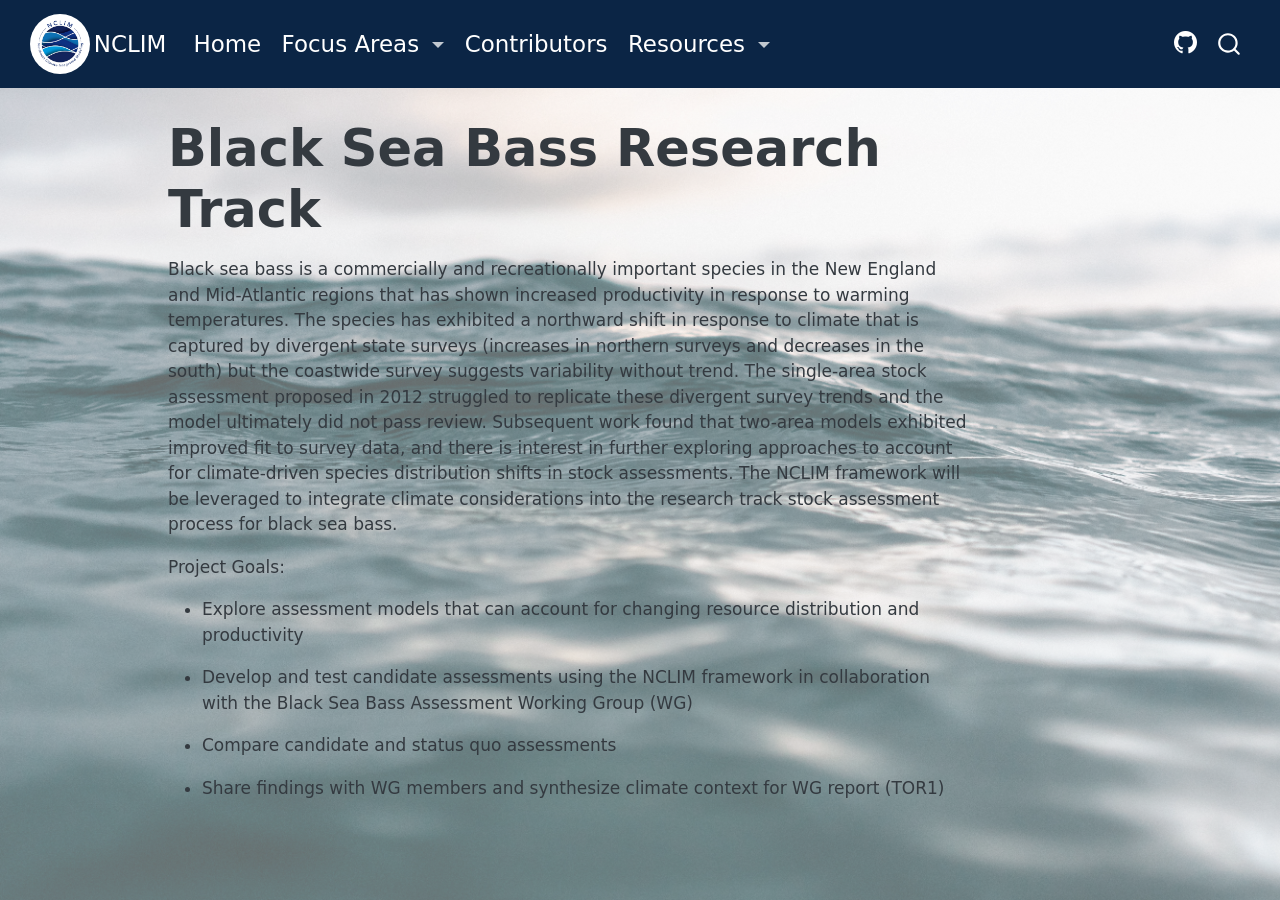
<file: BlackSeaBassRT.html>
<!DOCTYPE html>
<html xmlns="http://www.w3.org/1999/xhtml" lang="en" xml:lang="en"><head>
  
<link rel="stylesheet" href="styles.css">

<meta charset="utf-8">
<meta name="generator" content="quarto-1.7.31">

<meta name="viewport" content="width=device-width, initial-scale=1.0, user-scalable=yes">


<title>Black Sea Bass Research Track – NCLIM</title>
<style>
code{white-space: pre-wrap;}
span.smallcaps{font-variant: small-caps;}
div.columns{display: flex; gap: min(4vw, 1.5em);}
div.column{flex: auto; overflow-x: auto;}
div.hanging-indent{margin-left: 1.5em; text-indent: -1.5em;}
ul.task-list{list-style: none;}
ul.task-list li input[type="checkbox"] {
  width: 0.8em;
  margin: 0 0.8em 0.2em -1em; /* quarto-specific, see https://github.com/quarto-dev/quarto-cli/issues/4556 */ 
  vertical-align: middle;
}
</style>


<script src="site_libs/quarto-nav/quarto-nav.js"></script>
<script src="site_libs/quarto-nav/headroom.min.js"></script>
<script src="site_libs/clipboard/clipboard.min.js"></script>
<script src="site_libs/quarto-search/autocomplete.umd.js"></script>
<script src="site_libs/quarto-search/fuse.min.js"></script>
<script src="site_libs/quarto-search/quarto-search.js"></script>
<meta name="quarto:offset" content="./">
<link href="./Figures/NCLIM_logo.png" rel="icon" type="image/png">
<script src="site_libs/quarto-html/quarto.js" type="module"></script>
<script src="site_libs/quarto-html/tabsets/tabsets.js" type="module"></script>
<script src="site_libs/quarto-html/popper.min.js"></script>
<script src="site_libs/quarto-html/tippy.umd.min.js"></script>
<script src="site_libs/quarto-html/anchor.min.js"></script>
<link href="site_libs/quarto-html/tippy.css" rel="stylesheet">
<link href="site_libs/quarto-html/quarto-syntax-highlighting-e1a5c8363afafaef2c763b6775fbf3ca.css" rel="stylesheet" id="quarto-text-highlighting-styles">
<script src="site_libs/bootstrap/bootstrap.min.js"></script>
<link href="site_libs/bootstrap/bootstrap-icons.css" rel="stylesheet">
<link href="site_libs/bootstrap/bootstrap-fe22d0e00b47e31b9695b964cd763892.min.css" rel="stylesheet" append-hash="true" id="quarto-bootstrap" data-mode="light">
<script id="quarto-search-options" type="application/json">{
  "location": "navbar",
  "copy-button": false,
  "collapse-after": 3,
  "panel-placement": "end",
  "type": "overlay",
  "limit": 50,
  "keyboard-shortcut": [
    "f",
    "/",
    "s"
  ],
  "show-item-context": false,
  "language": {
    "search-no-results-text": "No results",
    "search-matching-documents-text": "matching documents",
    "search-copy-link-title": "Copy link to search",
    "search-hide-matches-text": "Hide additional matches",
    "search-more-match-text": "more match in this document",
    "search-more-matches-text": "more matches in this document",
    "search-clear-button-title": "Clear",
    "search-text-placeholder": "",
    "search-detached-cancel-button-title": "Cancel",
    "search-submit-button-title": "Submit",
    "search-label": "Search"
  }
}</script>


<link rel="stylesheet" href="styles.css">
</head>

<body class="nav-fixed quarto-light">

<div id="quarto-search-results"></div>
  <header id="quarto-header" class="headroom fixed-top">
    <nav class="navbar navbar-expand-lg " data-bs-theme="dark">
      <div class="navbar-container container-fluid">
      <div class="navbar-brand-container mx-auto">
    <a href="./index.html" class="navbar-brand navbar-brand-logo">
    <img src="./Figures/NCLIM_logo.png" alt="" class="navbar-logo">
    </a>
    <a class="navbar-brand" href="./index.html">
    <span class="navbar-title">NCLIM</span>
    </a>
  </div>
            <div id="quarto-search" class="" title="Search"></div>
          <button class="navbar-toggler" type="button" data-bs-toggle="collapse" data-bs-target="#navbarCollapse" aria-controls="navbarCollapse" role="menu" aria-expanded="false" aria-label="Toggle navigation" onclick="if (window.quartoToggleHeadroom) { window.quartoToggleHeadroom(); }">
  <span class="navbar-toggler-icon"></span>
</button>
          <div class="collapse navbar-collapse" id="navbarCollapse">
            <ul class="navbar-nav navbar-nav-scroll me-auto">
  <li class="nav-item">
    <a class="nav-link" href="./index.html"> 
<span class="menu-text">Home</span></a>
  </li>  
  <li class="nav-item dropdown ">
    <a class="nav-link dropdown-toggle" href="#" id="nav-menu-focus-areas" role="link" data-bs-toggle="dropdown" aria-expanded="false">
 <span class="menu-text">Focus Areas</span>
    </a>
    <ul class="dropdown-menu" aria-labelledby="nav-menu-focus-areas">    
        <li>
    <a class="dropdown-item" href="./FisheriesDecisionMaking.html">
 <span class="dropdown-text">Fisheries Decision Making</span></a>
  </li>  
        <li>
    <a class="dropdown-item" href="./ClimateAdaptation.html">
 <span class="dropdown-text">Climate Adaptation</span></a>
  </li>  
        <li>
    <a class="dropdown-item" href="./HumanDimensionsModeling.html">
 <span class="dropdown-text">Human Dimensions Modeling</span></a>
  </li>  
        <li>
    <a class="dropdown-item" href="./BiologicalReferencePoints.html">
 <span class="dropdown-text">Biological Reference Points</span></a>
  </li>  
        <li>
    <a class="dropdown-item" href="./StockAssessment.html">
 <span class="dropdown-text">Stock Assessment</span></a>
  </li>  
        <li>
    <a class="dropdown-item" href="./EcosystemModeling.html">
 <span class="dropdown-text">Ecosystem Modeling</span></a>
  </li>  
    </ul>
  </li>
  <li class="nav-item">
    <a class="nav-link" href="./Contributors.html"> 
<span class="menu-text">Contributors</span></a>
  </li>  
  <li class="nav-item dropdown ">
    <a class="nav-link dropdown-toggle" href="#" id="nav-menu-resources" role="link" data-bs-toggle="dropdown" aria-expanded="false">
 <span class="menu-text">Resources</span>
    </a>
    <ul class="dropdown-menu" aria-labelledby="nav-menu-resources">    
        <li>
    <a class="dropdown-item" href="./publications.html">
 <span class="dropdown-text">Peer-Reviewed Publications</span></a>
  </li>  
        <li>
    <a class="dropdown-item" href="./whitepapers.html">
 <span class="dropdown-text">Reports and White Papers</span></a>
  </li>  
    </ul>
  </li>
</ul>
            <ul class="navbar-nav navbar-nav-scroll ms-auto">
  <li class="nav-item compact">
    <a class="nav-link" href="https://github.com/Northeast-Climate-Integrated-Modeling"> <i class="bi bi-github" role="img">
</i> 
<span class="menu-text"></span></a>
  </li>  
</ul>
          </div> <!-- /navcollapse -->
            <div class="quarto-navbar-tools">
</div>
      </div> <!-- /container-fluid -->
    </nav>
</header>
<!-- content -->
<div id="quarto-content" class="quarto-container page-columns page-rows-contents page-layout-article page-navbar">
<!-- sidebar -->
<!-- margin-sidebar -->
    <div id="quarto-margin-sidebar" class="sidebar margin-sidebar zindex-bottom">
        
    </div>
<!-- main -->
<main class="content" id="quarto-document-content">

<header id="title-block-header" class="quarto-title-block default">
<div class="quarto-title">
<h1 class="title">Black Sea Bass Research Track</h1>
</div>



<div class="quarto-title-meta">

    
  
    
  </div>
  


</header>


<p>Black sea bass is a commercially and recreationally important species in the New England and Mid-Atlantic regions that has shown increased productivity in response to warming temperatures. The species has exhibited a northward shift in response to climate that is captured by divergent state surveys (increases in northern surveys and decreases in the south) but the coastwide survey suggests variability without trend. The single-area stock assessment proposed in 2012 struggled to replicate these divergent survey trends and the model ultimately did not pass review. Subsequent work found that two-area models exhibited improved fit to survey data, and there is interest in further exploring approaches to account for climate-driven species distribution shifts in stock assessments. The NCLIM framework will be leveraged to integrate climate considerations into the research track stock assessment process for black sea bass.</p>
<p>Project Goals:</p>
<ul>
<li><p>Explore assessment models that can account for changing resource distribution and productivity</p></li>
<li><p>Develop and test candidate assessments using the NCLIM framework in collaboration with the Black Sea Bass Assessment Working Group (WG)</p></li>
<li><p>Compare candidate and status quo assessments</p></li>
<li><p>Share findings with WG members and synthesize climate context for WG report (TOR1)</p></li>
</ul>



</main> <!-- /main -->
<script id="quarto-html-after-body" type="application/javascript">
  window.document.addEventListener("DOMContentLoaded", function (event) {
    const icon = "";
    const anchorJS = new window.AnchorJS();
    anchorJS.options = {
      placement: 'right',
      icon: icon
    };
    anchorJS.add('.anchored');
    const isCodeAnnotation = (el) => {
      for (const clz of el.classList) {
        if (clz.startsWith('code-annotation-')) {                     
          return true;
        }
      }
      return false;
    }
    const onCopySuccess = function(e) {
      // button target
      const button = e.trigger;
      // don't keep focus
      button.blur();
      // flash "checked"
      button.classList.add('code-copy-button-checked');
      var currentTitle = button.getAttribute("title");
      button.setAttribute("title", "Copied!");
      let tooltip;
      if (window.bootstrap) {
        button.setAttribute("data-bs-toggle", "tooltip");
        button.setAttribute("data-bs-placement", "left");
        button.setAttribute("data-bs-title", "Copied!");
        tooltip = new bootstrap.Tooltip(button, 
          { trigger: "manual", 
            customClass: "code-copy-button-tooltip",
            offset: [0, -8]});
        tooltip.show();    
      }
      setTimeout(function() {
        if (tooltip) {
          tooltip.hide();
          button.removeAttribute("data-bs-title");
          button.removeAttribute("data-bs-toggle");
          button.removeAttribute("data-bs-placement");
        }
        button.setAttribute("title", currentTitle);
        button.classList.remove('code-copy-button-checked');
      }, 1000);
      // clear code selection
      e.clearSelection();
    }
    const getTextToCopy = function(trigger) {
        const codeEl = trigger.previousElementSibling.cloneNode(true);
        for (const childEl of codeEl.children) {
          if (isCodeAnnotation(childEl)) {
            childEl.remove();
          }
        }
        return codeEl.innerText;
    }
    const clipboard = new window.ClipboardJS('.code-copy-button:not([data-in-quarto-modal])', {
      text: getTextToCopy
    });
    clipboard.on('success', onCopySuccess);
    if (window.document.getElementById('quarto-embedded-source-code-modal')) {
      const clipboardModal = new window.ClipboardJS('.code-copy-button[data-in-quarto-modal]', {
        text: getTextToCopy,
        container: window.document.getElementById('quarto-embedded-source-code-modal')
      });
      clipboardModal.on('success', onCopySuccess);
    }
      var localhostRegex = new RegExp(/^(?:http|https):\/\/localhost\:?[0-9]*\//);
      var mailtoRegex = new RegExp(/^mailto:/);
        var filterRegex = new RegExp('/' + window.location.host + '/');
      var isInternal = (href) => {
          return filterRegex.test(href) || localhostRegex.test(href) || mailtoRegex.test(href);
      }
      // Inspect non-navigation links and adorn them if external
     var links = window.document.querySelectorAll('a[href]:not(.nav-link):not(.navbar-brand):not(.toc-action):not(.sidebar-link):not(.sidebar-item-toggle):not(.pagination-link):not(.no-external):not([aria-hidden]):not(.dropdown-item):not(.quarto-navigation-tool):not(.about-link)');
      for (var i=0; i<links.length; i++) {
        const link = links[i];
        if (!isInternal(link.href)) {
          // undo the damage that might have been done by quarto-nav.js in the case of
          // links that we want to consider external
          if (link.dataset.originalHref !== undefined) {
            link.href = link.dataset.originalHref;
          }
        }
      }
    function tippyHover(el, contentFn, onTriggerFn, onUntriggerFn) {
      const config = {
        allowHTML: true,
        maxWidth: 500,
        delay: 100,
        arrow: false,
        appendTo: function(el) {
            return el.parentElement;
        },
        interactive: true,
        interactiveBorder: 10,
        theme: 'quarto',
        placement: 'bottom-start',
      };
      if (contentFn) {
        config.content = contentFn;
      }
      if (onTriggerFn) {
        config.onTrigger = onTriggerFn;
      }
      if (onUntriggerFn) {
        config.onUntrigger = onUntriggerFn;
      }
      window.tippy(el, config); 
    }
    const noterefs = window.document.querySelectorAll('a[role="doc-noteref"]');
    for (var i=0; i<noterefs.length; i++) {
      const ref = noterefs[i];
      tippyHover(ref, function() {
        // use id or data attribute instead here
        let href = ref.getAttribute('data-footnote-href') || ref.getAttribute('href');
        try { href = new URL(href).hash; } catch {}
        const id = href.replace(/^#\/?/, "");
        const note = window.document.getElementById(id);
        if (note) {
          return note.innerHTML;
        } else {
          return "";
        }
      });
    }
    const xrefs = window.document.querySelectorAll('a.quarto-xref');
    const processXRef = (id, note) => {
      // Strip column container classes
      const stripColumnClz = (el) => {
        el.classList.remove("page-full", "page-columns");
        if (el.children) {
          for (const child of el.children) {
            stripColumnClz(child);
          }
        }
      }
      stripColumnClz(note)
      if (id === null || id.startsWith('sec-')) {
        // Special case sections, only their first couple elements
        const container = document.createElement("div");
        if (note.children && note.children.length > 2) {
          container.appendChild(note.children[0].cloneNode(true));
          for (let i = 1; i < note.children.length; i++) {
            const child = note.children[i];
            if (child.tagName === "P" && child.innerText === "") {
              continue;
            } else {
              container.appendChild(child.cloneNode(true));
              break;
            }
          }
          if (window.Quarto?.typesetMath) {
            window.Quarto.typesetMath(container);
          }
          return container.innerHTML
        } else {
          if (window.Quarto?.typesetMath) {
            window.Quarto.typesetMath(note);
          }
          return note.innerHTML;
        }
      } else {
        // Remove any anchor links if they are present
        const anchorLink = note.querySelector('a.anchorjs-link');
        if (anchorLink) {
          anchorLink.remove();
        }
        if (window.Quarto?.typesetMath) {
          window.Quarto.typesetMath(note);
        }
        if (note.classList.contains("callout")) {
          return note.outerHTML;
        } else {
          return note.innerHTML;
        }
      }
    }
    for (var i=0; i<xrefs.length; i++) {
      const xref = xrefs[i];
      tippyHover(xref, undefined, function(instance) {
        instance.disable();
        let url = xref.getAttribute('href');
        let hash = undefined; 
        if (url.startsWith('#')) {
          hash = url;
        } else {
          try { hash = new URL(url).hash; } catch {}
        }
        if (hash) {
          const id = hash.replace(/^#\/?/, "");
          const note = window.document.getElementById(id);
          if (note !== null) {
            try {
              const html = processXRef(id, note.cloneNode(true));
              instance.setContent(html);
            } finally {
              instance.enable();
              instance.show();
            }
          } else {
            // See if we can fetch this
            fetch(url.split('#')[0])
            .then(res => res.text())
            .then(html => {
              const parser = new DOMParser();
              const htmlDoc = parser.parseFromString(html, "text/html");
              const note = htmlDoc.getElementById(id);
              if (note !== null) {
                const html = processXRef(id, note);
                instance.setContent(html);
              } 
            }).finally(() => {
              instance.enable();
              instance.show();
            });
          }
        } else {
          // See if we can fetch a full url (with no hash to target)
          // This is a special case and we should probably do some content thinning / targeting
          fetch(url)
          .then(res => res.text())
          .then(html => {
            const parser = new DOMParser();
            const htmlDoc = parser.parseFromString(html, "text/html");
            const note = htmlDoc.querySelector('main.content');
            if (note !== null) {
              // This should only happen for chapter cross references
              // (since there is no id in the URL)
              // remove the first header
              if (note.children.length > 0 && note.children[0].tagName === "HEADER") {
                note.children[0].remove();
              }
              const html = processXRef(null, note);
              instance.setContent(html);
            } 
          }).finally(() => {
            instance.enable();
            instance.show();
          });
        }
      }, function(instance) {
      });
    }
        let selectedAnnoteEl;
        const selectorForAnnotation = ( cell, annotation) => {
          let cellAttr = 'data-code-cell="' + cell + '"';
          let lineAttr = 'data-code-annotation="' +  annotation + '"';
          const selector = 'span[' + cellAttr + '][' + lineAttr + ']';
          return selector;
        }
        const selectCodeLines = (annoteEl) => {
          const doc = window.document;
          const targetCell = annoteEl.getAttribute("data-target-cell");
          const targetAnnotation = annoteEl.getAttribute("data-target-annotation");
          const annoteSpan = window.document.querySelector(selectorForAnnotation(targetCell, targetAnnotation));
          const lines = annoteSpan.getAttribute("data-code-lines").split(",");
          const lineIds = lines.map((line) => {
            return targetCell + "-" + line;
          })
          let top = null;
          let height = null;
          let parent = null;
          if (lineIds.length > 0) {
              //compute the position of the single el (top and bottom and make a div)
              const el = window.document.getElementById(lineIds[0]);
              top = el.offsetTop;
              height = el.offsetHeight;
              parent = el.parentElement.parentElement;
            if (lineIds.length > 1) {
              const lastEl = window.document.getElementById(lineIds[lineIds.length - 1]);
              const bottom = lastEl.offsetTop + lastEl.offsetHeight;
              height = bottom - top;
            }
            if (top !== null && height !== null && parent !== null) {
              // cook up a div (if necessary) and position it 
              let div = window.document.getElementById("code-annotation-line-highlight");
              if (div === null) {
                div = window.document.createElement("div");
                div.setAttribute("id", "code-annotation-line-highlight");
                div.style.position = 'absolute';
                parent.appendChild(div);
              }
              div.style.top = top - 2 + "px";
              div.style.height = height + 4 + "px";
              div.style.left = 0;
              let gutterDiv = window.document.getElementById("code-annotation-line-highlight-gutter");
              if (gutterDiv === null) {
                gutterDiv = window.document.createElement("div");
                gutterDiv.setAttribute("id", "code-annotation-line-highlight-gutter");
                gutterDiv.style.position = 'absolute';
                const codeCell = window.document.getElementById(targetCell);
                const gutter = codeCell.querySelector('.code-annotation-gutter');
                gutter.appendChild(gutterDiv);
              }
              gutterDiv.style.top = top - 2 + "px";
              gutterDiv.style.height = height + 4 + "px";
            }
            selectedAnnoteEl = annoteEl;
          }
        };
        const unselectCodeLines = () => {
          const elementsIds = ["code-annotation-line-highlight", "code-annotation-line-highlight-gutter"];
          elementsIds.forEach((elId) => {
            const div = window.document.getElementById(elId);
            if (div) {
              div.remove();
            }
          });
          selectedAnnoteEl = undefined;
        };
          // Handle positioning of the toggle
      window.addEventListener(
        "resize",
        throttle(() => {
          elRect = undefined;
          if (selectedAnnoteEl) {
            selectCodeLines(selectedAnnoteEl);
          }
        }, 10)
      );
      function throttle(fn, ms) {
      let throttle = false;
      let timer;
        return (...args) => {
          if(!throttle) { // first call gets through
              fn.apply(this, args);
              throttle = true;
          } else { // all the others get throttled
              if(timer) clearTimeout(timer); // cancel #2
              timer = setTimeout(() => {
                fn.apply(this, args);
                timer = throttle = false;
              }, ms);
          }
        };
      }
        // Attach click handler to the DT
        const annoteDls = window.document.querySelectorAll('dt[data-target-cell]');
        for (const annoteDlNode of annoteDls) {
          annoteDlNode.addEventListener('click', (event) => {
            const clickedEl = event.target;
            if (clickedEl !== selectedAnnoteEl) {
              unselectCodeLines();
              const activeEl = window.document.querySelector('dt[data-target-cell].code-annotation-active');
              if (activeEl) {
                activeEl.classList.remove('code-annotation-active');
              }
              selectCodeLines(clickedEl);
              clickedEl.classList.add('code-annotation-active');
            } else {
              // Unselect the line
              unselectCodeLines();
              clickedEl.classList.remove('code-annotation-active');
            }
          });
        }
    const findCites = (el) => {
      const parentEl = el.parentElement;
      if (parentEl) {
        const cites = parentEl.dataset.cites;
        if (cites) {
          return {
            el,
            cites: cites.split(' ')
          };
        } else {
          return findCites(el.parentElement)
        }
      } else {
        return undefined;
      }
    };
    var bibliorefs = window.document.querySelectorAll('a[role="doc-biblioref"]');
    for (var i=0; i<bibliorefs.length; i++) {
      const ref = bibliorefs[i];
      const citeInfo = findCites(ref);
      if (citeInfo) {
        tippyHover(citeInfo.el, function() {
          var popup = window.document.createElement('div');
          citeInfo.cites.forEach(function(cite) {
            var citeDiv = window.document.createElement('div');
            citeDiv.classList.add('hanging-indent');
            citeDiv.classList.add('csl-entry');
            var biblioDiv = window.document.getElementById('ref-' + cite);
            if (biblioDiv) {
              citeDiv.innerHTML = biblioDiv.innerHTML;
            }
            popup.appendChild(citeDiv);
          });
          return popup.innerHTML;
        });
      }
    }
  });
  </script>
</div> <!-- /content -->




</body></html>
</file>
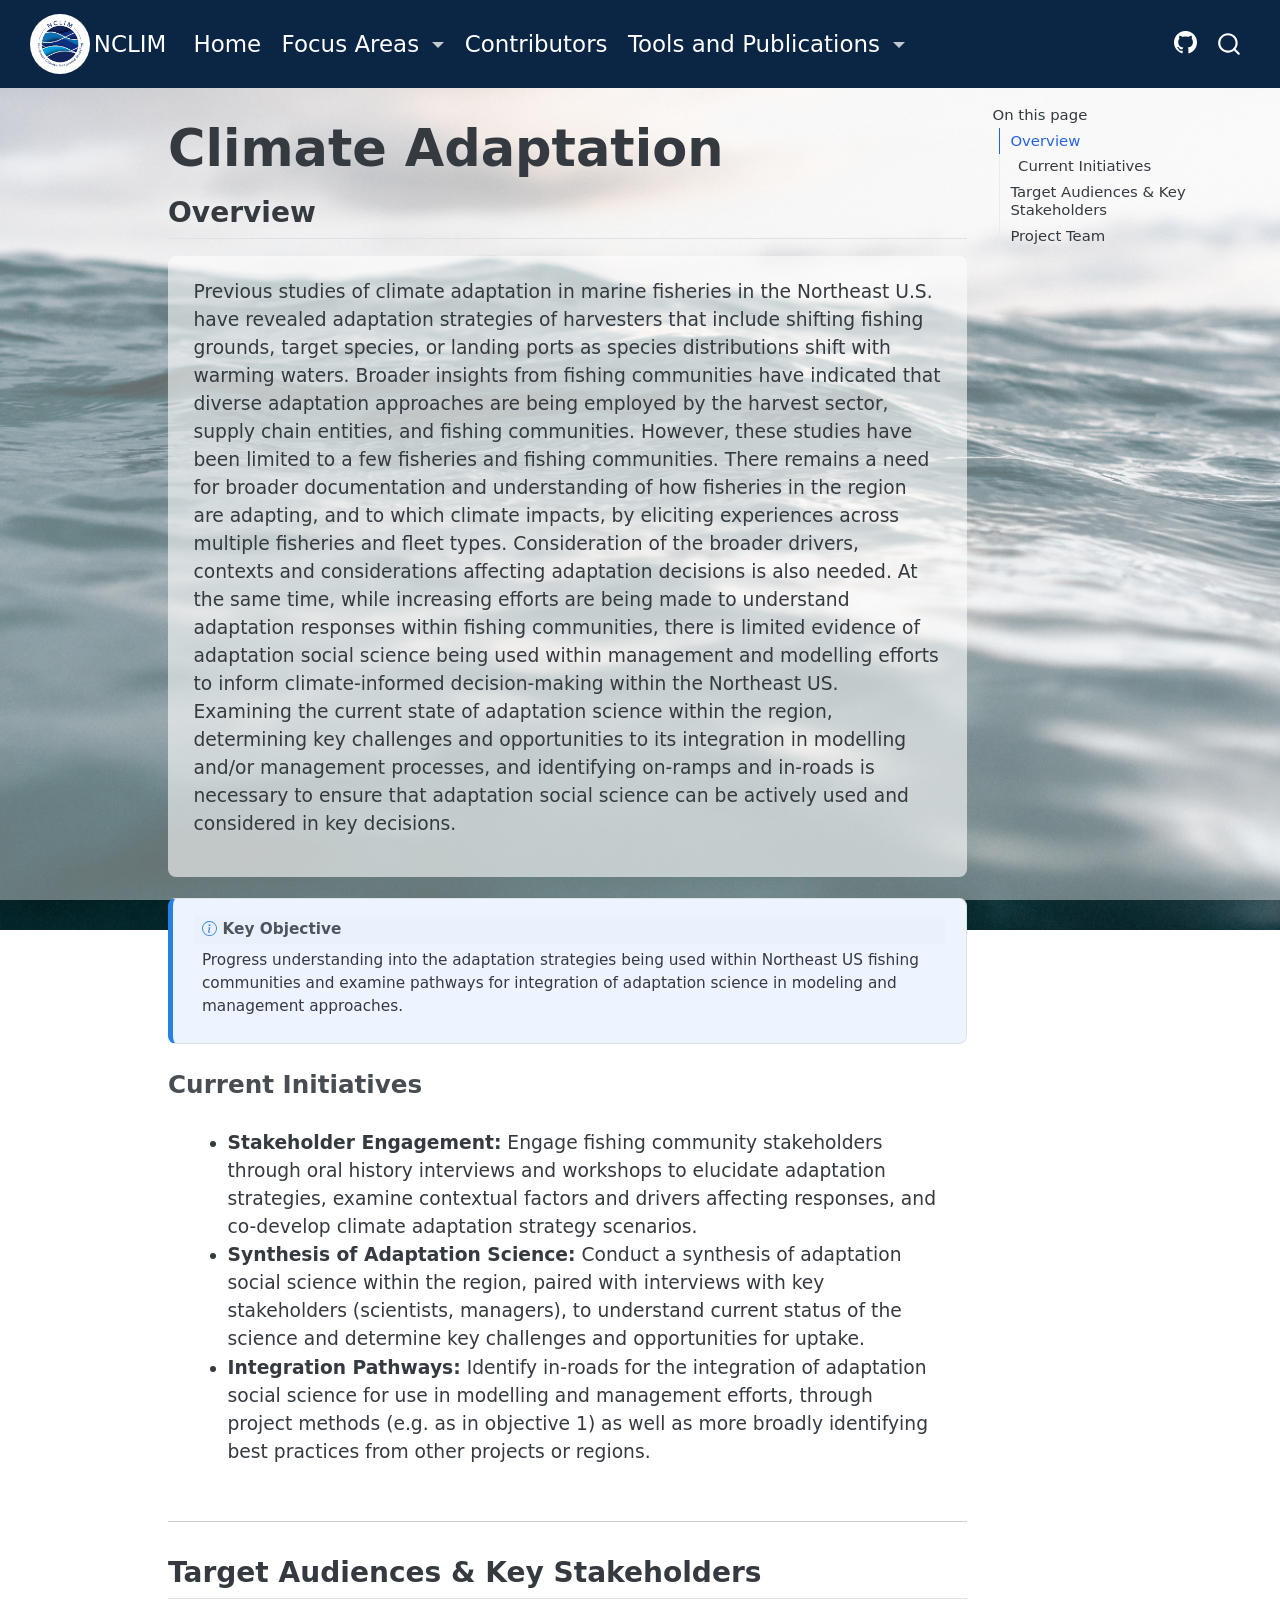
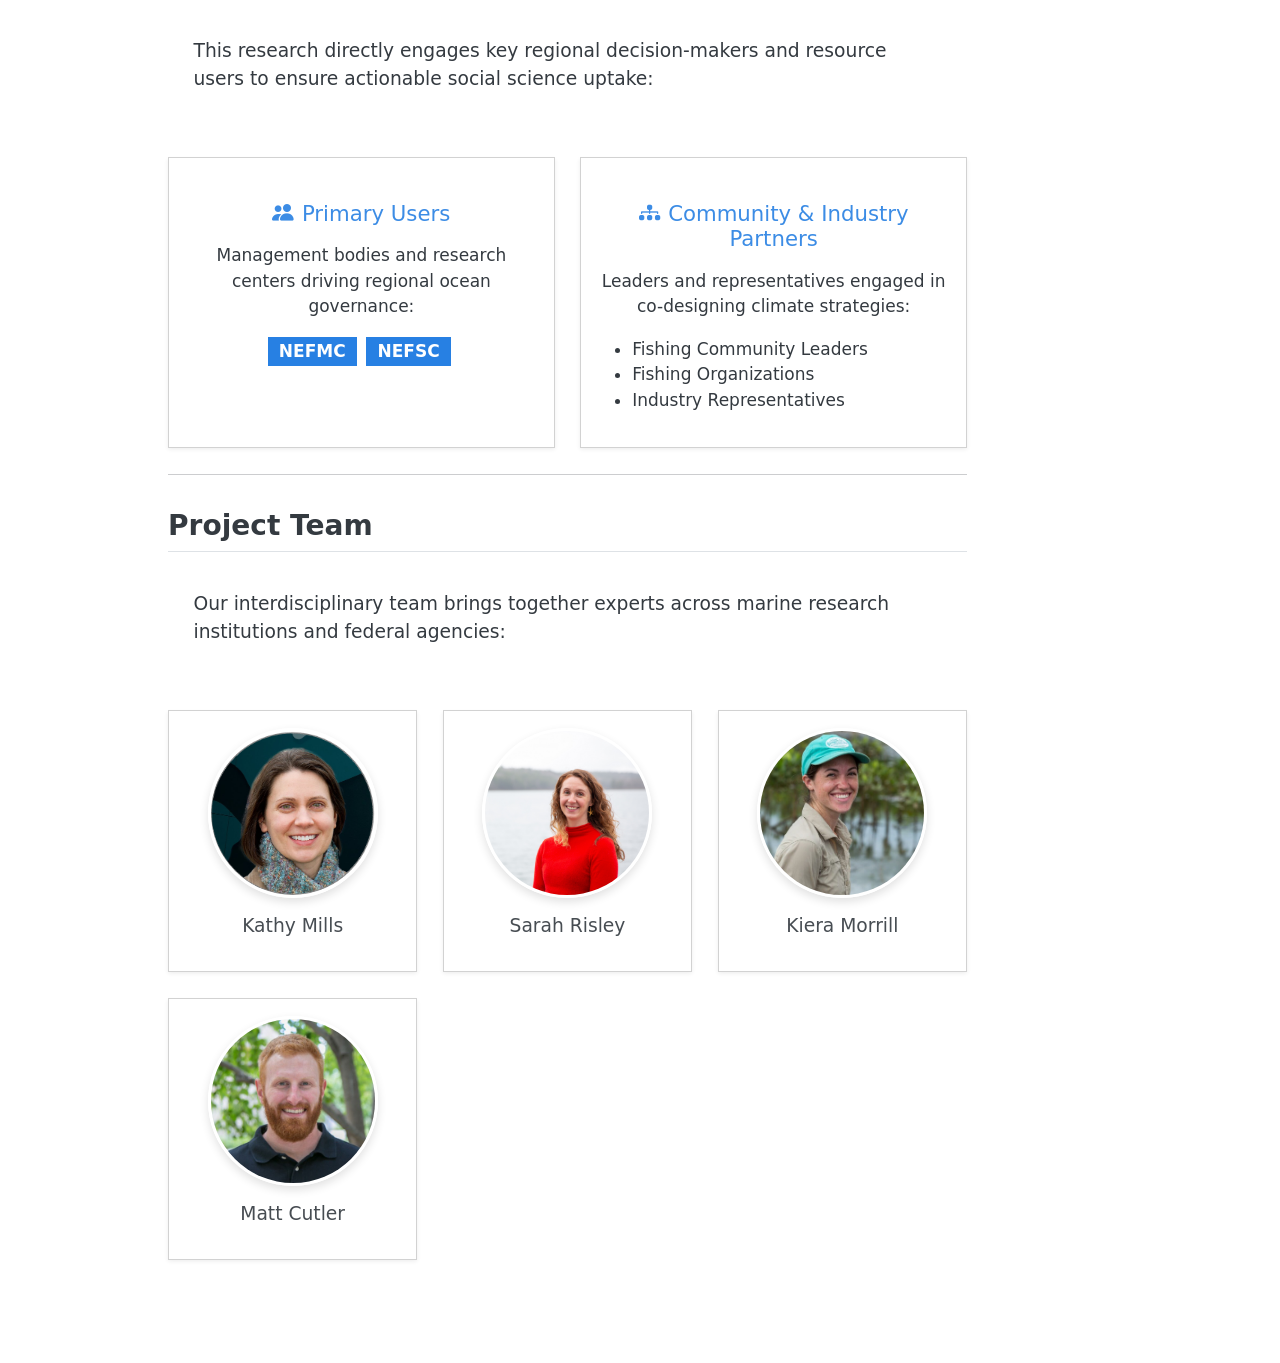
<file: ClimateAdaptation.html>
<!DOCTYPE html>
<html xmlns="http://www.w3.org/1999/xhtml" lang="en" xml:lang="en"><head>
  
<link rel="stylesheet" href="styles.css">

<meta charset="utf-8">
<meta name="generator" content="quarto-1.7.31">

<meta name="viewport" content="width=device-width, initial-scale=1.0, user-scalable=yes">


<title>Climate Adaptation – NCLIM</title>
<style>
code{white-space: pre-wrap;}
span.smallcaps{font-variant: small-caps;}
div.columns{display: flex; gap: min(4vw, 1.5em);}
div.column{flex: auto; overflow-x: auto;}
div.hanging-indent{margin-left: 1.5em; text-indent: -1.5em;}
ul.task-list{list-style: none;}
ul.task-list li input[type="checkbox"] {
  width: 0.8em;
  margin: 0 0.8em 0.2em -1em; /* quarto-specific, see  here https://github.com/quarto-dev/quarto-cli/issues/4556 */ 
  vertical-align: middle;
}
</style>


<script src="site_libs/quarto-nav/quarto-nav.js"></script>
<script src="site_libs/quarto-nav/headroom.min.js"></script>
<script src="site_libs/clipboard/clipboard.min.js"></script>
<script src="site_libs/quarto-search/autocomplete.umd.js"></script>
<script src="site_libs/quarto-search/fuse.min.js"></script>
<script src="site_libs/quarto-search/quarto-search.js"></script>
<meta name="quarto:offset" content="./">
<link href="./Figures/NCLIM_logo.png" rel="icon" type="image/png">
<script src="site_libs/quarto-html/quarto.js" type="module"></script>
<script src="site_libs/quarto-html/tabsets/tabsets.js" type="module"></script>
<script src="site_libs/quarto-html/popper.min.js"></script>
<script src="site_libs/quarto-html/tippy.umd.min.js"></script>
<script src="site_libs/quarto-html/anchor.min.js"></script>
<link href="site_libs/quarto-html/tippy.css" rel="stylesheet">
<link href="site_libs/quarto-html/quarto-syntax-highlighting-e1a5c8363afafaef2c763b6775fbf3ca.css" rel="stylesheet" id="quarto-text-highlighting-styles">
<script src="site_libs/bootstrap/bootstrap.min.js"></script>
<link href="site_libs/bootstrap/bootstrap-icons.css" rel="stylesheet">
<link href="site_libs/bootstrap/bootstrap-fe22d0e00b47e31b9695b964cd763892.min.css" rel="stylesheet" append-hash="true" id="quarto-bootstrap" data-mode="light">
<script id="quarto-search-options" type="application/json">{
  "location": "navbar",
  "copy-button": false,
  "collapse-after": 3,
  "panel-placement": "end",
  "type": "overlay",
  "limit": 50,
  "keyboard-shortcut": [
    "f",
    "/",
    "s"
  ],
  "show-item-context": false,
  "language": {
    "search-no-results-text": "No results",
    "search-matching-documents-text": "matching documents",
    "search-copy-link-title": "Copy link to search",
    "search-hide-matches-text": "Hide additional matches",
    "search-more-match-text": "more match in this document",
    "search-more-matches-text": "more matches in this document",
    "search-clear-button-title": "Clear",
    "search-text-placeholder": "",
    "search-detached-cancel-button-title": "Cancel",
    "search-submit-button-title": "Submit",
    "search-label": "Search"
  }
}</script>


<link rel="stylesheet" href="styles.css">
</head>

<body class="nav-fixed quarto-light">

<div id="quarto-search-results"></div>
  <header id="quarto-header" class="headroom fixed-top">
    <nav class="navbar navbar-expand-lg " data-bs-theme="dark">
      <div class="navbar-container container-fluid">
      <div class="navbar-brand-container mx-auto">
    <a href="./index.html" class="navbar-brand navbar-brand-logo">
    <img src="./Figures/NCLIM_logo.png" alt="" class="navbar-logo">
    </a>
    <a class="navbar-brand" href="./index.html">
    <span class="navbar-title">NCLIM</span>
    </a>
  </div>
            <div id="quarto-search" class="" title="Search"></div>
          <button class="navbar-toggler" type="button" data-bs-toggle="collapse" data-bs-target="#navbarCollapse" aria-controls="navbarCollapse" role="menu" aria-expanded="false" aria-label="Toggle navigation" onclick="if (window.quartoToggleHeadroom) { window.quartoToggleHeadroom(); }">
  <span class="navbar-toggler-icon"></span>
</button>
          <div class="collapse navbar-collapse" id="navbarCollapse">
            <ul class="navbar-nav navbar-nav-scroll me-auto">
  <li class="nav-item">
    <a class="nav-link" href="./index.html"> 
<span class="menu-text">Home</span></a>
  </li>  
  <li class="nav-item dropdown ">
    <a class="nav-link dropdown-toggle" href="#" id="nav-menu-focus-areas" role="link" data-bs-toggle="dropdown" aria-expanded="false">
 <span class="menu-text">Focus Areas</span>
    </a>
    <ul class="dropdown-menu" aria-labelledby="nav-menu-focus-areas">    
        <li>
    <a class="dropdown-item" href="./FisheriesDecisionMaking.html">
 <span class="dropdown-text">Fisheries Decision Making</span></a>
  </li>  
        <li>
    <a class="dropdown-item" href="./ClimateAdaptation.html">
 <span class="dropdown-text">Climate Adaptation</span></a>
  </li>  
        <li>
    <a class="dropdown-item" href="./HumanDimensionsModeling.html">
 <span class="dropdown-text">Human Dimensions Modeling</span></a>
  </li>  
        <li>
    <a class="dropdown-item" href="./BiologicalReferencePoints.html">
 <span class="dropdown-text">Biological Reference Points</span></a>
  </li>  
        <li>
    <a class="dropdown-item" href="./StockAssessment.html">
 <span class="dropdown-text">Stock Assessment</span></a>
  </li>  
        <li>
    <a class="dropdown-item" href="./EcosystemModeling.html">
 <span class="dropdown-text">Ecosystem Modeling</span></a>
  </li>  
    </ul>
  </li>
  <li class="nav-item">
    <a class="nav-link" href="./Contributors.html"> 
<span class="menu-text">Contributors</span></a>
  </li>  
  <li class="nav-item dropdown ">
    <a class="nav-link dropdown-toggle" href="#" id="nav-menu-tools-and-publications" role="link" data-bs-toggle="dropdown" aria-expanded="false">
 <span class="menu-text">Tools and Publications</span>
    </a>
    <ul class="dropdown-menu" aria-labelledby="nav-menu-tools-and-publications">    
        <li>
    <a class="dropdown-item" href="./publications.html">
 <span class="dropdown-text">Peer-Reviewed Publications</span></a>
  </li>  
        <li>
    <a class="dropdown-item" href="./whitepapers.html">
 <span class="dropdown-text">Reports and White Papers</span></a>
  </li>  
        <li>
    <a class="dropdown-item" href="./projects.html">
 <span class="dropdown-text">Project Pages</span></a>
  </li>  
    </ul>
  </li>
</ul>
            <ul class="navbar-nav navbar-nav-scroll ms-auto">
  <li class="nav-item compact">
    <a class="nav-link" href="https://github.com/Northeast-Climate-Integrated-Modeling"> <i class="bi bi-github" role="img">
</i> 
<span class="menu-text"></span></a>
  </li>  
</ul>
          </div> <!-- /navcollapse -->
            <div class="quarto-navbar-tools">
</div>
      </div> <!-- /container-fluid -->
    </nav>
</header>
<!-- content -->
<div id="quarto-content" class="quarto-container page-columns page-rows-contents page-layout-article page-navbar">
<!-- sidebar -->
<!-- margin-sidebar -->
    <div id="quarto-margin-sidebar" class="sidebar margin-sidebar">
        <nav id="TOC" role="doc-toc" class="toc-active">
    <h2 id="toc-title">On this page</h2>
   
  <ul>
  <li><a href="#overview" id="toc-overview" class="nav-link active" data-scroll-target="#overview">Overview</a>
  <ul class="collapse">
  <li><a href="#current-initiatives" id="toc-current-initiatives" class="nav-link" data-scroll-target="#current-initiatives">Current Initiatives</a></li>
  </ul></li>
  <li><a href="#target-audiences-key-stakeholders" id="toc-target-audiences-key-stakeholders" class="nav-link" data-scroll-target="#target-audiences-key-stakeholders">Target Audiences &amp; Key Stakeholders</a></li>
  <li><a href="#project-team" id="toc-project-team" class="nav-link" data-scroll-target="#project-team">Project Team</a></li>
  </ul>
</nav>
    </div>
<!-- main -->
<main class="content" id="quarto-document-content">

<header id="title-block-header" class="quarto-title-block default">
<div class="quarto-title">
<h1 class="title">Climate Adaptation</h1>
</div>



<div class="quarto-title-meta">

    
  
    
  </div>
  


</header>


<section id="overview" class="level2">
<h2 class="anchored" data-anchor-id="overview">Overview</h2>
<div class="background-callout">
<p>Previous studies of climate adaptation in marine fisheries in the Northeast U.S. have revealed adaptation strategies of harvesters that include shifting fishing grounds, target species, or landing ports as species distributions shift with warming waters. Broader insights from fishing communities have indicated that diverse adaptation approaches are being employed by the harvest sector, supply chain entities, and fishing communities. However, these studies have been limited to a few fisheries and fishing communities. There remains a need for broader documentation and understanding of how fisheries in the region are adapting, and to which climate impacts, by eliciting experiences across multiple fisheries and fleet types. Consideration of the broader drivers, contexts and considerations affecting adaptation decisions is also needed. At the same time, while increasing efforts are being made to understand adaptation responses within fishing communities, there is limited evidence of adaptation social science being used within management and modelling efforts to inform climate-informed decision-making within the Northeast US. Examining the current state of adaptation science within the region, determining key challenges and opportunities to its integration in modelling and/or management processes, and identifying on-ramps and in-roads is necessary to ensure that adaptation social science can be actively used and considered in key decisions.</p>
</div>
<div class="callout callout-style-default callout-note callout-titled">
<div class="callout-header d-flex align-content-center">
<div class="callout-icon-container">
<i class="callout-icon"></i>
</div>
<div class="callout-title-container flex-fill">
Key Objective
</div>
</div>
<div class="callout-body-container callout-body">
<p>Progress understanding into the adaptation strategies being used within Northeast US fishing communities and examine pathways for integration of adaptation science in modeling and management approaches.</p>
</div>
</div>
<section id="current-initiatives" class="level3">
<h3 class="anchored" data-anchor-id="current-initiatives">Current Initiatives</h3>
<div class="background-callout">
<ul>
<li><strong>Stakeholder Engagement:</strong> Engage fishing community stakeholders through oral history interviews and workshops to elucidate adaptation strategies, examine contextual factors and drivers affecting responses, and co-develop climate adaptation strategy scenarios.</li>
<li><strong>Synthesis of Adaptation Science:</strong> Conduct a synthesis of adaptation social science within the region, paired with interviews with key stakeholders (scientists, managers), to understand current status of the science and determine key challenges and opportunities for uptake.</li>
<li><strong>Integration Pathways:</strong> Identify in-roads for the integration of adaptation social science for use in modelling and management efforts, through project methods (e.g.&nbsp;as in objective 1) as well as more broadly identifying best practices from other projects or regions.</li>
</ul>
</div>
<hr>
</section>
</section>
<section id="target-audiences-key-stakeholders" class="level2">
<h2 class="anchored" data-anchor-id="target-audiences-key-stakeholders">Target Audiences &amp; Key Stakeholders</h2>
<div class="background-callout">
<p>This research directly engages key regional decision-makers and resource users to ensure actionable social science uptake:</p>
</div>
<div class="grid my-4">
<div class="g-col-12 g-col-md-6">
<div class="card h-100 shadow-sm">
<div class="card-body">
<h4 class="card-title text-primary anchored">
<p><i class="bi bi-people-fill me-2"></i>Primary Users</p>
</h4>
<p class="card-text text-muted mb-3">
</p><p>Management bodies and research centers driving regional ocean governance:</p>
<p></p>
<p><span class="badge bg-primary fs-6 me-1 mb-2">NEFMC</span> <span class="badge bg-primary fs-6 me-1 mb-2">NEFSC</span></p>
</div>
</div>
</div>
<div class="g-col-12 g-col-md-6">
<div class="card h-100 shadow-sm">
<div class="card-body">
<h4 class="card-title text-primary anchored">
<p><i class="bi bi-diagram-3-fill me-2"></i>Community &amp; Industry Partners</p>
</h4>
<p class="card-text text-muted mb-3">
</p><p>Leaders and representatives engaged in co-designing climate strategies:</p>
<p></p>
<ul>
<li>Fishing Community Leaders</li>
<li>Fishing Organizations</li>
<li>Industry Representatives</li>
</ul>
</div>
</div>
</div>
</div>
<hr>
</section>
<section id="project-team" class="level2">
<h2 class="anchored" data-anchor-id="project-team">Project Team</h2>
<div class="background-callout">
<p>Our interdisciplinary team brings together experts across marine research institutions and federal agencies:</p>
</div>
<div class="grid my-4">
<div class="g-col-12 g-col-sm-6 g-col-lg-4">
<div class="card text-center h-100 shadow-sm">
<div class="card-body">
<div class="mb-3">
<p><img src="Figures/Contributors/KMills.png" class="img-fluid"></p>
</div>
<h5 class="card-title mb-1 anchored">
<p>Kathy Mills</p>
</h5>
</div>
</div>
</div>
<div class="g-col-12 g-col-sm-6 g-col-lg-4">
<div class="card text-center h-100 shadow-sm">
<div class="card-body">
<div class="mb-3">
<p><img src="Figures/Contributors/SRisley.jpg" class="img-fluid"></p>
</div>
<h5 class="card-title mb-1 anchored">
<p>Sarah Risley</p>
</h5>
</div>
</div>
</div>
<div class="g-col-12 g-col-sm-6 g-col-lg-4">
<div class="card text-center h-100 shadow-sm">
<div class="card-body">
<div class="mb-3">
<p><img src="Figures/Contributors/KMorrill.jpeg" class="img-fluid"></p>
</div>
<h5 class="card-title mb-1 anchored">
<p>Kiera Morrill</p>
</h5>
</div>
</div>
</div>
<div class="g-col-12 g-col-sm-6 g-col-lg-4">
<div class="card text-center h-100 shadow-sm">
<div class="card-body">
<div class="mb-3">
<p><img src="Figures/Contributors/MCutler.jpg" class="img-fluid"></p>
</div>
<h5 class="card-title mb-1 anchored">
<p>Matt Cutler</p>
</h5>
</div>
</div>
</div>
</div>


</section>

</main> <!-- /main -->
<script id="quarto-html-after-body" type="application/javascript">
  window.document.addEventListener("DOMContentLoaded", function (event) {
    const icon = "";
    const anchorJS = new window.AnchorJS();
    anchorJS.options = {
      placement: 'right',
      icon: icon
    };
    anchorJS.add('.anchored');
    const isCodeAnnotation = (el) => {
      for (const clz of el.classList) {
        if (clz.startsWith('code-annotation-')) {                     
          return true;
        }
      }
      return false;
    }
    const onCopySuccess = function(e) {
      // button target
      const button = e.trigger;
      // don't keep focus
      button.blur();
      // flash "checked"
      button.classList.add('code-copy-button-checked');
      var currentTitle = button.getAttribute("title");
      button.setAttribute("title", "Copied!");
      let tooltip;
      if (window.bootstrap) {
        button.setAttribute("data-bs-toggle", "tooltip");
        button.setAttribute("data-bs-placement", "left");
        button.setAttribute("data-bs-title", "Copied!");
        tooltip = new bootstrap.Tooltip(button, 
          { trigger: "manual", 
            customClass: "code-copy-button-tooltip",
            offset: [0, -8]});
        tooltip.show();    
      }
      setTimeout(function() {
        if (tooltip) {
          tooltip.hide();
          button.removeAttribute("data-bs-title");
          button.removeAttribute("data-bs-toggle");
          button.removeAttribute("data-bs-placement");
        }
        button.setAttribute("title", currentTitle);
        button.classList.remove('code-copy-button-checked');
      }, 1000);
      // clear code selection
      e.clearSelection();
    }
    const getTextToCopy = function(trigger) {
        const codeEl = trigger.previousElementSibling.cloneNode(true);
        for (const childEl of codeEl.children) {
          if (isCodeAnnotation(childEl)) {
            childEl.remove();
          }
        }
        return codeEl.innerText;
    }
    const clipboard = new window.ClipboardJS('.code-copy-button:not([data-in-quarto-modal])', {
      text: getTextToCopy
    });
    clipboard.on('success', onCopySuccess);
    if (window.document.getElementById('quarto-embedded-source-code-modal')) {
      const clipboardModal = new window.ClipboardJS('.code-copy-button[data-in-quarto-modal]', {
        text: getTextToCopy,
        container: window.document.getElementById('quarto-embedded-source-code-modal')
      });
      clipboardModal.on('success', onCopySuccess);
    }
      var localhostRegex = new RegExp(/^(?:http|https):\/\/localhost\:?[0-9]*\//);
      var mailtoRegex = new RegExp(/^mailto:/);
        var filterRegex = new RegExp('/' + window.location.host + '/');
      var isInternal = (href) => {
          return filterRegex.test(href) || localhostRegex.test(href) || mailtoRegex.test(href);
      }
      // Inspect non-navigation links and adorn them if external
     var links = window.document.querySelectorAll('a[href]:not(.nav-link):not(.navbar-brand):not(.toc-action):not(.sidebar-link):not(.sidebar-item-toggle):not(.pagination-link):not(.no-external):not([aria-hidden]):not(.dropdown-item):not(.quarto-navigation-tool):not(.about-link)');
      for (var i=0; i<links.length; i++) {
        const link = links[i];
        if (!isInternal(link.href)) {
          // undo the damage that might have been done by quarto-nav.js in the case of
          // links that we want to consider external
          if (link.dataset.originalHref !== undefined) {
            link.href = link.dataset.originalHref;
          }
        }
      }
    function tippyHover(el, contentFn, onTriggerFn, onUntriggerFn) {
      const config = {
        allowHTML: true,
        maxWidth: 500,
        delay: 100,
        arrow: false,
        appendTo: function(el) {
            return el.parentElement;
        },
        interactive: true,
        interactiveBorder: 10,
        theme: 'quarto',
        placement: 'bottom-start',
      };
      if (contentFn) {
        config.content = contentFn;
      }
      if (onTriggerFn) {
        config.onTrigger = onTriggerFn;
      }
      if (onUntriggerFn) {
        config.onUntrigger = onUntriggerFn;
      }
      window.tippy(el, config); 
    }
    const noterefs = window.document.querySelectorAll('a[role="doc-noteref"]');
    for (var i=0; i<noterefs.length; i++) {
      const ref = noterefs[i];
      tippyHover(ref, function() {
        // use id or data attribute instead here
        let href = ref.getAttribute('data-footnote-href') || ref.getAttribute('href');
        try { href = new URL(href).hash; } catch {}
        const id = href.replace(/^#\/?/, "");
        const note = window.document.getElementById(id);
        if (note) {
          return note.innerHTML;
        } else {
          return "";
        }
      });
    }
    const xrefs = window.document.querySelectorAll('a.quarto-xref');
    const processXRef = (id, note) => {
      // Strip column container classes
      const stripColumnClz = (el) => {
        el.classList.remove("page-full", "page-columns");
        if (el.children) {
          for (const child of el.children) {
            stripColumnClz(child);
          }
        }
      }
      stripColumnClz(note)
      if (id === null || id.startsWith('sec-')) {
        // Special case sections, only their first couple elements
        const container = document.createElement("div");
        if (note.children && note.children.length > 2) {
          container.appendChild(note.children[0].cloneNode(true));
          for (let i = 1; i < note.children.length; i++) {
            const child = note.children[i];
            if (child.tagName === "P" && child.innerText === "") {
              continue;
            } else {
              container.appendChild(child.cloneNode(true));
              break;
            }
          }
          if (window.Quarto?.typesetMath) {
            window.Quarto.typesetMath(container);
          }
          return container.innerHTML
        } else {
          if (window.Quarto?.typesetMath) {
            window.Quarto.typesetMath(note);
          }
          return note.innerHTML;
        }
      } else {
        // Remove any anchor links if they are present
        const anchorLink = note.querySelector('a.anchorjs-link');
        if (anchorLink) {
          anchorLink.remove();
        }
        if (window.Quarto?.typesetMath) {
          window.Quarto.typesetMath(note);
        }
        if (note.classList.contains("callout")) {
          return note.outerHTML;
        } else {
          return note.innerHTML;
        }
      }
    }
    for (var i=0; i<xrefs.length; i++) {
      const xref = xrefs[i];
      tippyHover(xref, undefined, function(instance) {
        instance.disable();
        let url = xref.getAttribute('href');
        let hash = undefined; 
        if (url.startsWith('#')) {
          hash = url;
        } else {
          try { hash = new URL(url).hash; } catch {}
        }
        if (hash) {
          const id = hash.replace(/^#\/?/, "");
          const note = window.document.getElementById(id);
          if (note !== null) {
            try {
              const html = processXRef(id, note.cloneNode(true));
              instance.setContent(html);
            } finally {
              instance.enable();
              instance.show();
            }
          } else {
            // See if we can fetch this
            fetch(url.split('#')[0])
            .then(res => res.text())
            .then(html => {
              const parser = new DOMParser();
              const htmlDoc = parser.parseFromString(html, "text/html");
              const note = htmlDoc.getElementById(id);
              if (note !== null) {
                const html = processXRef(id, note);
                instance.setContent(html);
              } 
            }).finally(() => {
              instance.enable();
              instance.show();
            });
          }
        } else {
          // See if we can fetch a full url (with no hash to target)
          // This is a special case and we should probably do some content thinning / targeting
          fetch(url)
          .then(res => res.text())
          .then(html => {
            const parser = new DOMParser();
            const htmlDoc = parser.parseFromString(html, "text/html");
            const note = htmlDoc.querySelector('main.content');
            if (note !== null) {
              // This should only happen for chapter cross references
              // (since there is no id in the URL)
              // remove the first header
              if (note.children.length > 0 && note.children[0].tagName === "HEADER") {
                note.children[0].remove();
              }
              const html = processXRef(null, note);
              instance.setContent(html);
            } 
          }).finally(() => {
            instance.enable();
            instance.show();
          });
        }
      }, function(instance) {
      });
    }
        let selectedAnnoteEl;
        const selectorForAnnotation = ( cell, annotation) => {
          let cellAttr = 'data-code-cell="' + cell + '"';
          let lineAttr = 'data-code-annotation="' +  annotation + '"';
          const selector = 'span[' + cellAttr + '][' + lineAttr + ']';
          return selector;
        }
        const selectCodeLines = (annoteEl) => {
          const doc = window.document;
          const targetCell = annoteEl.getAttribute("data-target-cell");
          const targetAnnotation = annoteEl.getAttribute("data-target-annotation");
          const annoteSpan = window.document.querySelector(selectorForAnnotation(targetCell, targetAnnotation));
          const lines = annoteSpan.getAttribute("data-code-lines").split(",");
          const lineIds = lines.map((line) => {
            return targetCell + "-" + line;
          })
          let top = null;
          let height = null;
          let parent = null;
          if (lineIds.length > 0) {
              //compute the position of the single el (top and bottom and make a div)
              const el = window.document.getElementById(lineIds[0]);
              top = el.offsetTop;
              height = el.offsetHeight;
              parent = el.parentElement.parentElement;
            if (lineIds.length > 1) {
              const lastEl = window.document.getElementById(lineIds[lineIds.length - 1]);
              const bottom = lastEl.offsetTop + lastEl.offsetHeight;
              height = bottom - top;
            }
            if (top !== null && height !== null && parent !== null) {
              // cook up a div (if necessary) and position it 
              let div = window.document.getElementById("code-annotation-line-highlight");
              if (div === null) {
                div = window.document.createElement("div");
                div.setAttribute("id", "code-annotation-line-highlight");
                div.style.position = 'absolute';
                parent.appendChild(div);
              }
              div.style.top = top - 2 + "px";
              div.style.height = height + 4 + "px";
              div.style.left = 0;
              let gutterDiv = window.document.getElementById("code-annotation-line-highlight-gutter");
              if (gutterDiv === null) {
                gutterDiv = window.document.createElement("div");
                gutterDiv.setAttribute("id", "code-annotation-line-highlight-gutter");
                gutterDiv.style.position = 'absolute';
                const codeCell = window.document.getElementById(targetCell);
                const gutter = codeCell.querySelector('.code-annotation-gutter');
                gutter.appendChild(gutterDiv);
              }
              gutterDiv.style.top = top - 2 + "px";
              gutterDiv.style.height = height + 4 + "px";
            }
            selectedAnnoteEl = annoteEl;
          }
        };
        const unselectCodeLines = () => {
          const elementsIds = ["code-annotation-line-highlight", "code-annotation-line-highlight-gutter"];
          elementsIds.forEach((elId) => {
            const div = window.document.getElementById(elId);
            if (div) {
              div.remove();
            }
          });
          selectedAnnoteEl = undefined;
        };
          // Handle positioning of the toggle
      window.addEventListener(
        "resize",
        throttle(() => {
          elRect = undefined;
          if (selectedAnnoteEl) {
            selectCodeLines(selectedAnnoteEl);
          }
        }, 10)
      );
      function throttle(fn, ms) {
      let throttle = false;
      let timer;
        return (...args) => {
          if(!throttle) { // first call gets through
              fn.apply(this, args);
              throttle = true;
          } else { // all the others get throttled
              if(timer) clearTimeout(timer); // cancel #2
              timer = setTimeout(() => {
                fn.apply(this, args);
                timer = throttle = false;
              }, ms);
          }
        };
      }
        // Attach click handler to the DT
        const annoteDls = window.document.querySelectorAll('dt[data-target-cell]');
        for (const annoteDlNode of annoteDls) {
          annoteDlNode.addEventListener('click', (event) => {
            const clickedEl = event.target;
            if (clickedEl !== selectedAnnoteEl) {
              unselectCodeLines();
              const activeEl = window.document.querySelector('dt[data-target-cell].code-annotation-active');
              if (activeEl) {
                activeEl.classList.remove('code-annotation-active');
              }
              selectCodeLines(clickedEl);
              clickedEl.classList.add('code-annotation-active');
            } else {
              // Unselect the line
              unselectCodeLines();
              clickedEl.classList.remove('code-annotation-active');
            }
          });
        }
    const findCites = (el) => {
      const parentEl = el.parentElement;
      if (parentEl) {
        const cites = parentEl.dataset.cites;
        if (cites) {
          return {
            el,
            cites: cites.split(' ')
          };
        } else {
          return findCites(el.parentElement)
        }
      } else {
        return undefined;
      }
    };
    var bibliorefs = window.document.querySelectorAll('a[role="doc-biblioref"]');
    for (var i=0; i<bibliorefs.length; i++) {
      const ref = bibliorefs[i];
      const citeInfo = findCites(ref);
      if (citeInfo) {
        tippyHover(citeInfo.el, function() {
          var popup = window.document.createElement('div');
          citeInfo.cites.forEach(function(cite) {
            var citeDiv = window.document.createElement('div');
            citeDiv.classList.add('hanging-indent');
            citeDiv.classList.add('csl-entry');
            var biblioDiv = window.document.getElementById('ref-' + cite);
            if (biblioDiv) {
              citeDiv.innerHTML = biblioDiv.innerHTML;
            }
            popup.appendChild(citeDiv);
          });
          return popup.innerHTML;
        });
      }
    }
  });
  </script>
</div> <!-- /content -->




</body></html>
</file>
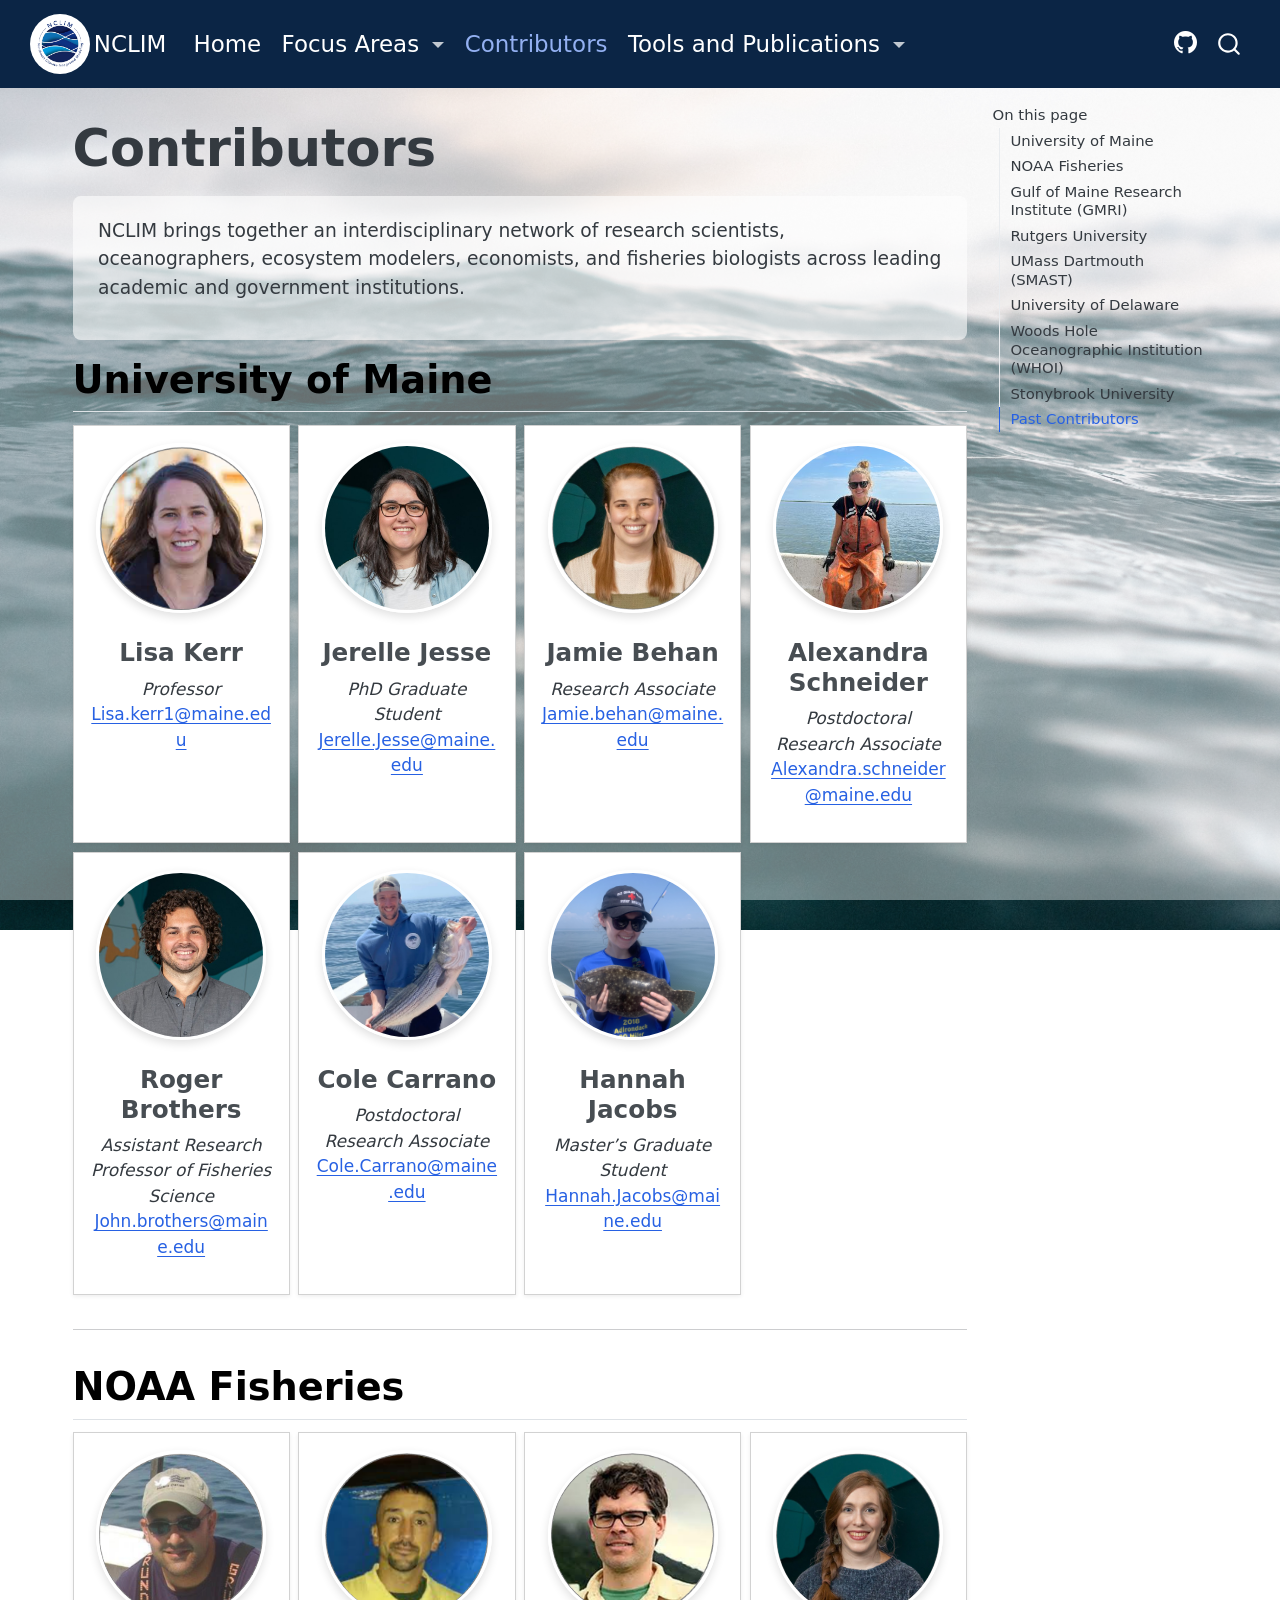
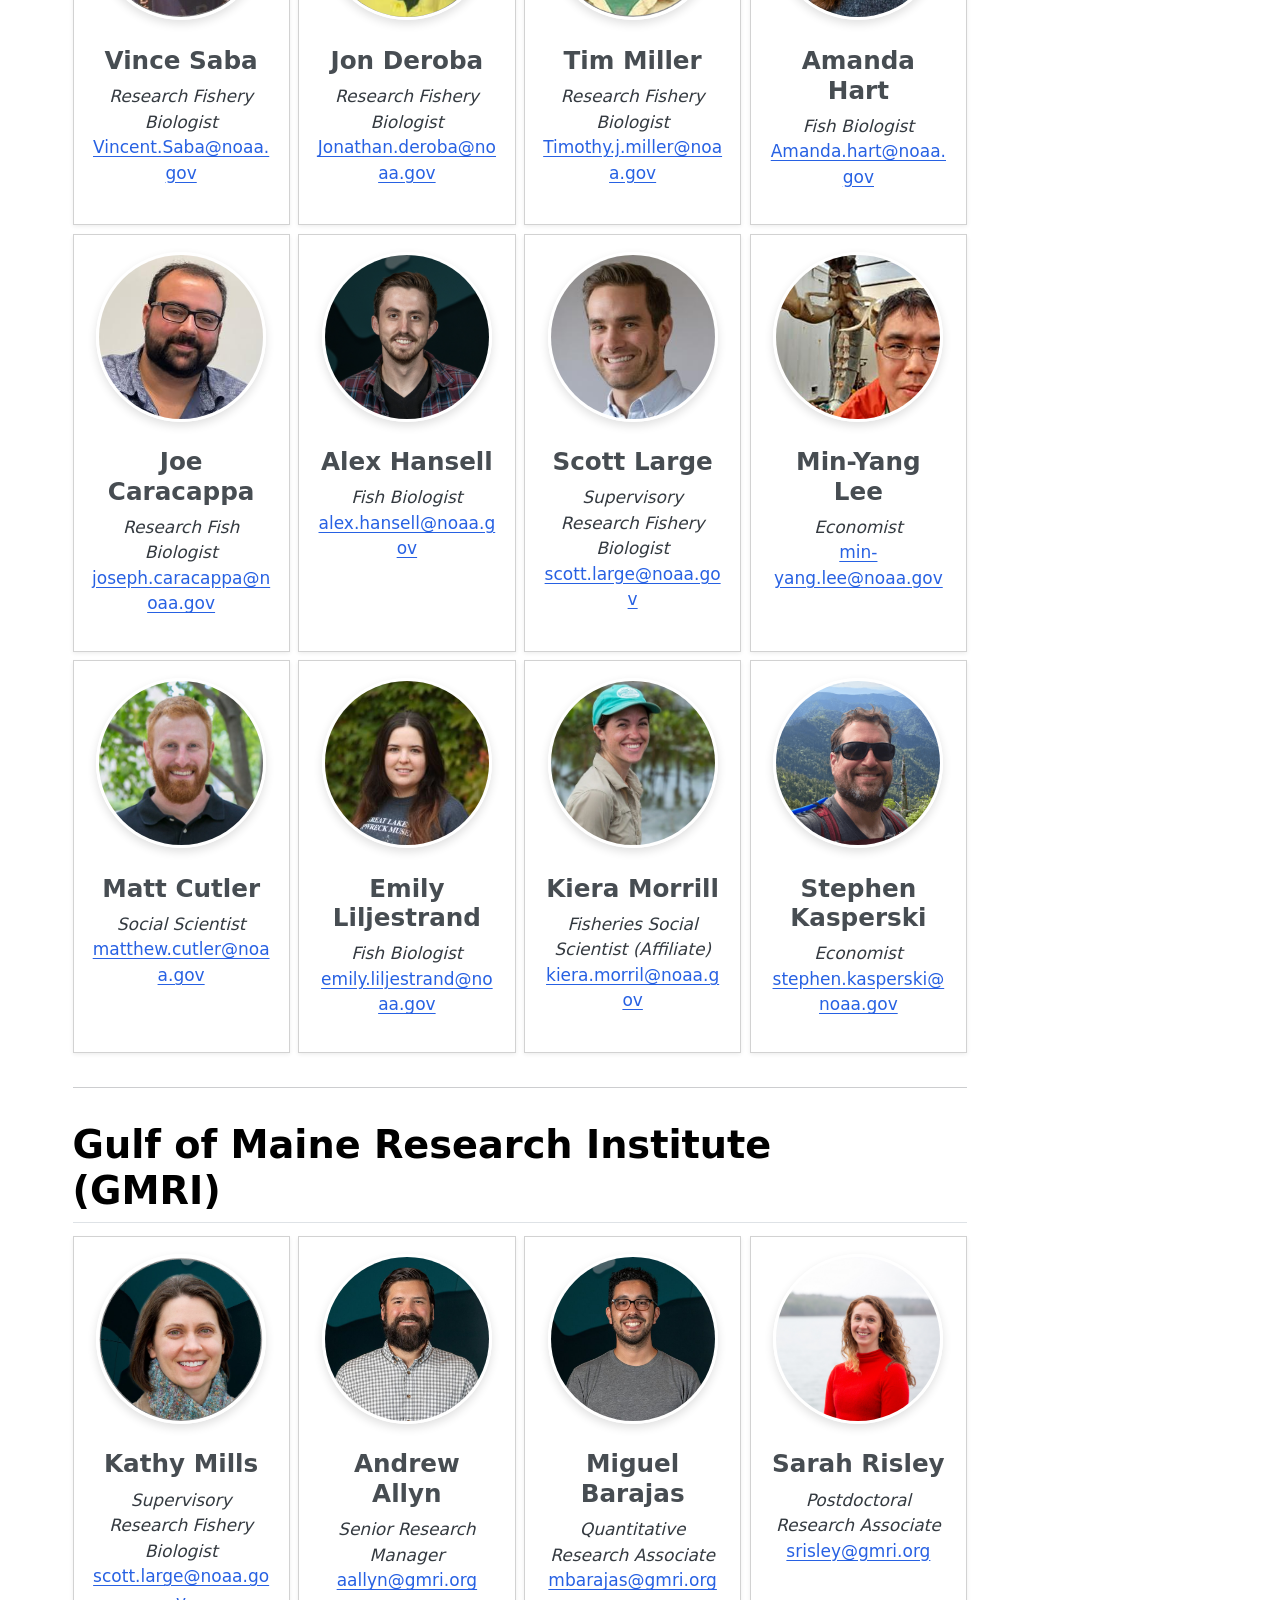
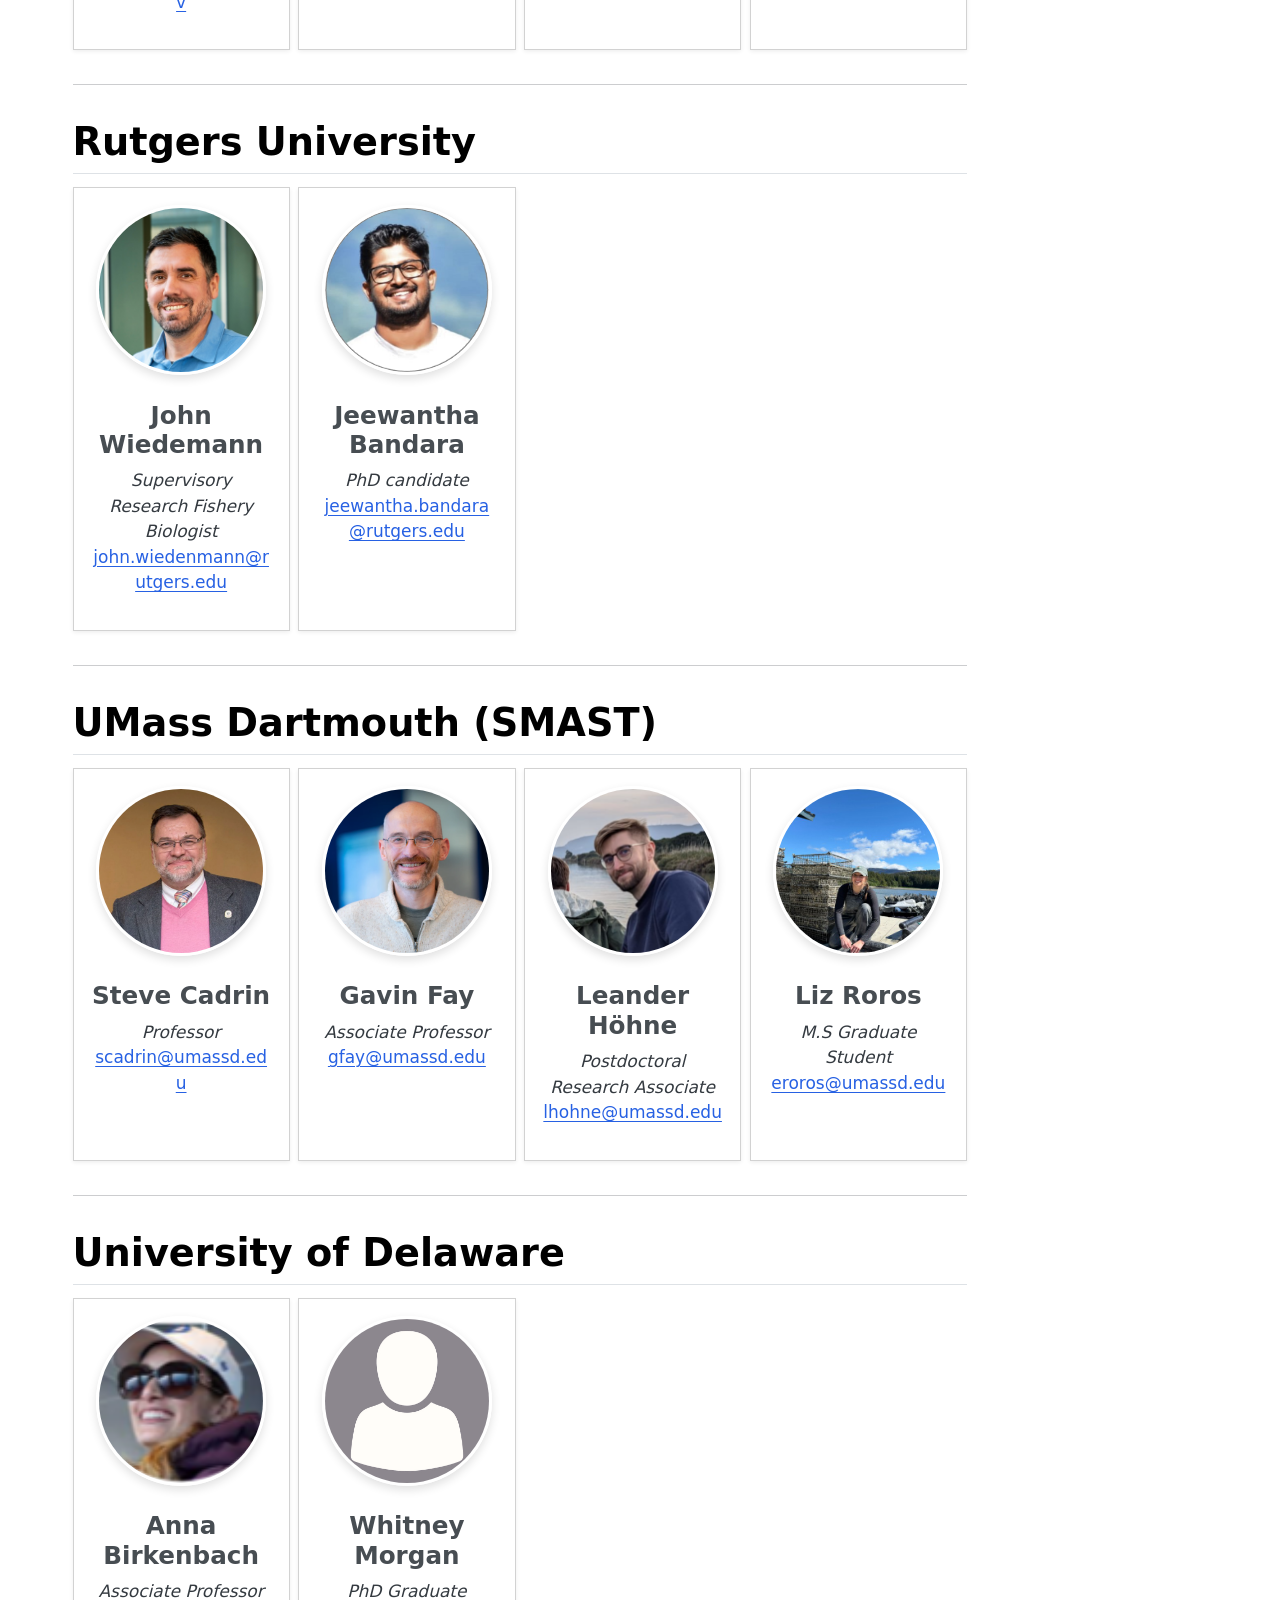
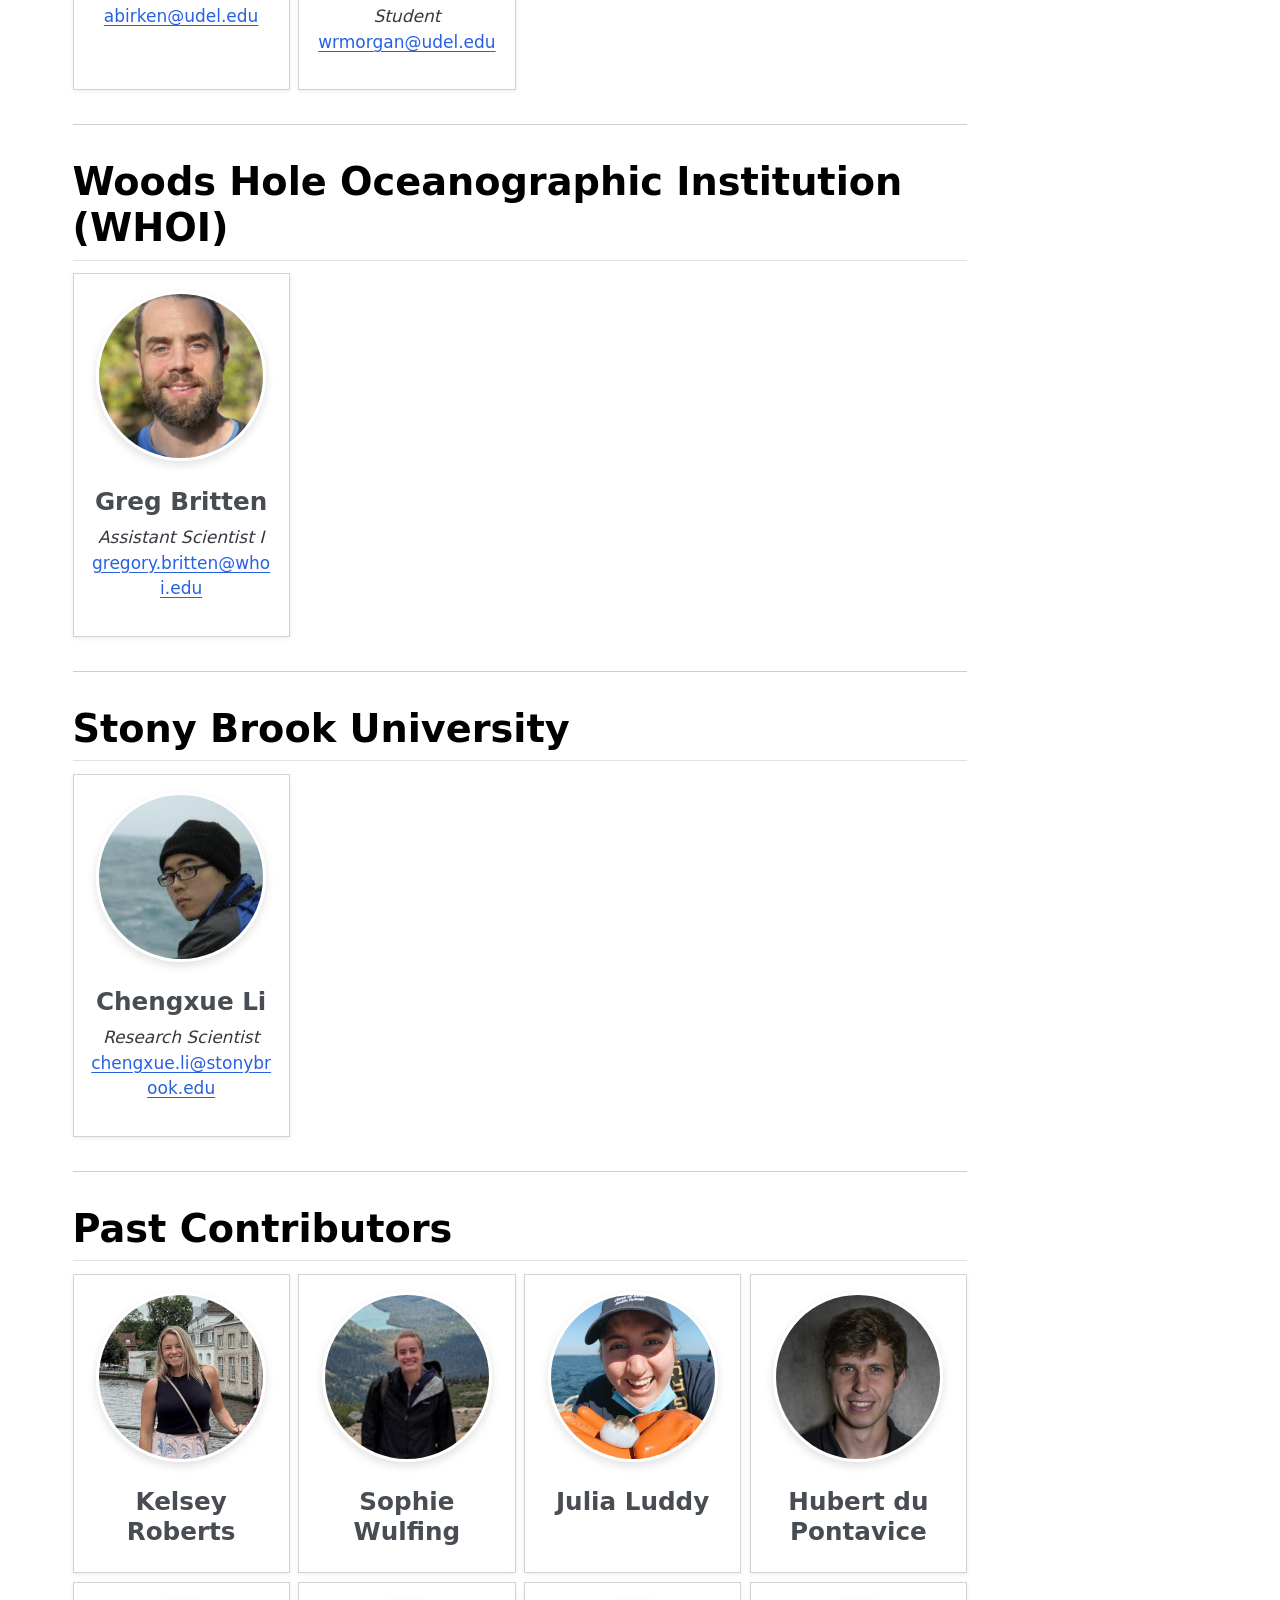
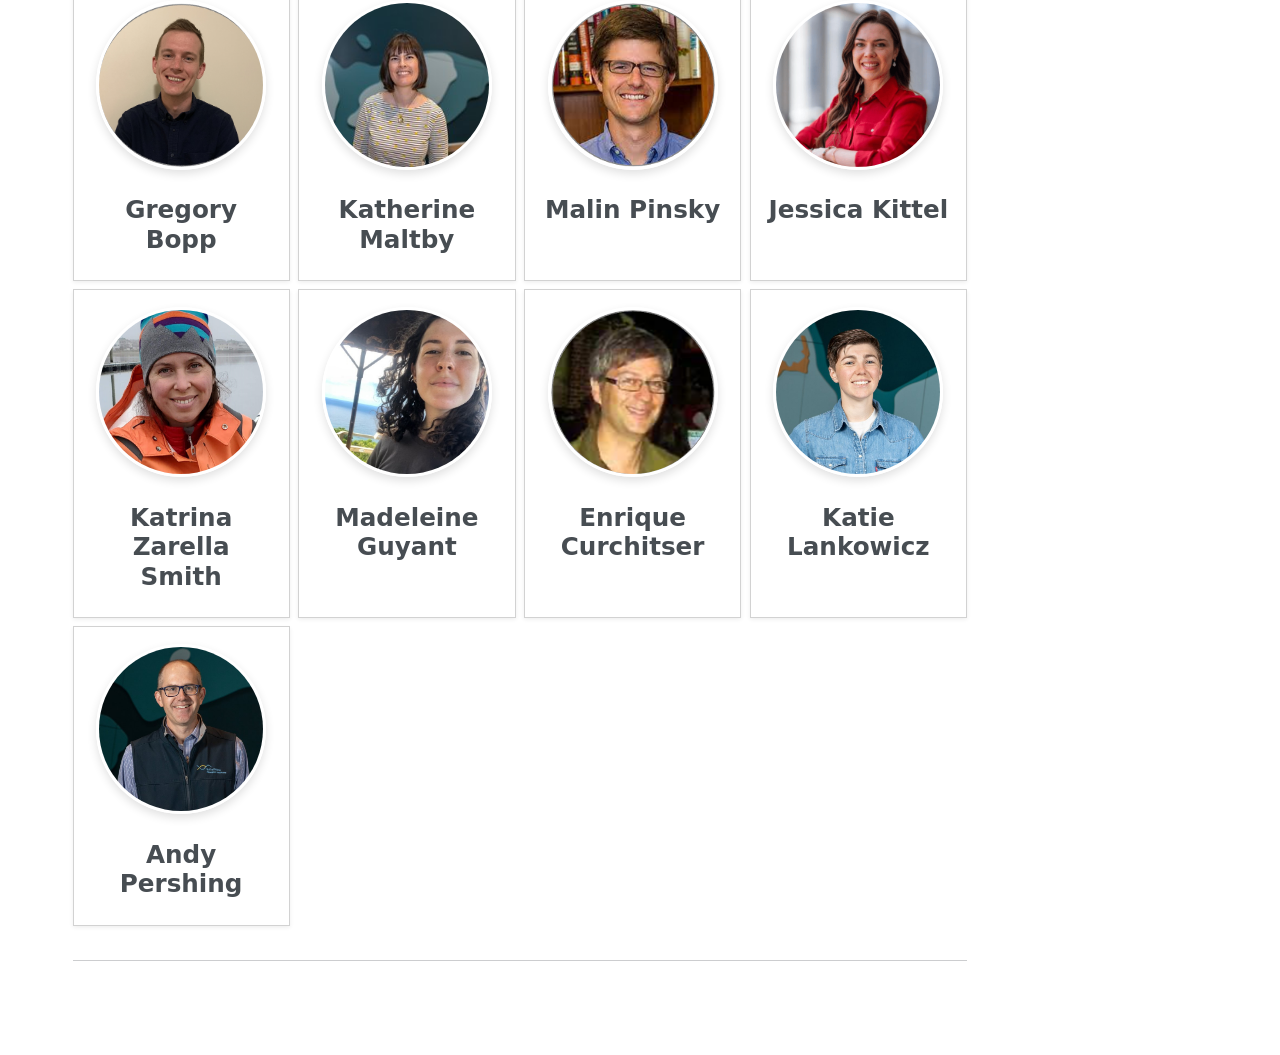
<file: Contributors.html>
<!DOCTYPE html>
<html xmlns="http://www.w3.org/1999/xhtml" lang="en" xml:lang="en"><head>
  
<link rel="stylesheet" href="styles.css">

<meta charset="utf-8">
<meta name="generator" content="quarto-1.7.31">

<meta name="viewport" content="width=device-width, initial-scale=1.0, user-scalable=yes">


<title>Contributors – NCLIM</title>
<style>
code{white-space: pre-wrap;}
span.smallcaps{font-variant: small-caps;}
div.columns{display: flex; gap: min(4vw, 1.5em);}
div.column{flex: auto; overflow-x: auto;}
div.hanging-indent{margin-left: 1.5em; text-indent: -1.5em;}
ul.task-list{list-style: none;}
ul.task-list li input[type="checkbox"] {
  width: 0.8em;
  margin: 0 0.8em 0.2em -1em; /* quarto-specific, see https://github.com/quarto-dev/quarto-cli/issues/4556 */ 
  vertical-align: middle;
}
</style>


<script src="site_libs/quarto-nav/quarto-nav.js"></script>
<script src="site_libs/quarto-nav/headroom.min.js"></script>
<script src="site_libs/clipboard/clipboard.min.js"></script>
<script src="site_libs/quarto-search/autocomplete.umd.js"></script>
<script src="site_libs/quarto-search/fuse.min.js"></script>
<script src="site_libs/quarto-search/quarto-search.js"></script>
<meta name="quarto:offset" content="./">
<link href="./Figures/NCLIM_logo.png" rel="icon" type="image/png">
<script src="site_libs/quarto-html/quarto.js" type="module"></script>
<script src="site_libs/quarto-html/tabsets/tabsets.js" type="module"></script>
<script src="site_libs/quarto-html/popper.min.js"></script>
<script src="site_libs/quarto-html/tippy.umd.min.js"></script>
<script src="site_libs/quarto-html/anchor.min.js"></script>
<link href="site_libs/quarto-html/tippy.css" rel="stylesheet">
<link href="site_libs/quarto-html/quarto-syntax-highlighting-e1a5c8363afafaef2c763b6775fbf3ca.css" rel="stylesheet" id="quarto-text-highlighting-styles">
<script src="site_libs/bootstrap/bootstrap.min.js"></script>
<link href="site_libs/bootstrap/bootstrap-icons.css" rel="stylesheet">
<link href="site_libs/bootstrap/bootstrap-fe22d0e00b47e31b9695b964cd763892.min.css" rel="stylesheet" append-hash="true" id="quarto-bootstrap" data-mode="light">
<script id="quarto-search-options" type="application/json">{
  "location": "navbar",
  "copy-button": false,
  "collapse-after": 3,
  "panel-placement": "end",
  "type": "overlay",
  "limit": 50,
  "keyboard-shortcut": [
    "f",
    "/",
    "s"
  ],
  "show-item-context": false,
  "language": {
    "search-no-results-text": "No results",
    "search-matching-documents-text": "matching documents",
    "search-copy-link-title": "Copy link to search",
    "search-hide-matches-text": "Hide additional matches",
    "search-more-match-text": "more match in this document",
    "search-more-matches-text": "more matches in this document",
    "search-clear-button-title": "Clear",
    "search-text-placeholder": "",
    "search-detached-cancel-button-title": "Cancel",
    "search-submit-button-title": "Submit",
    "search-label": "Search"
  }
}</script>


<link rel="stylesheet" href="styles.css">
</head>

<body class="nav-fixed quarto-light">

<div id="quarto-search-results"></div>
  <header id="quarto-header" class="headroom fixed-top">
    <nav class="navbar navbar-expand-lg " data-bs-theme="dark">
      <div class="navbar-container container-fluid">
      <div class="navbar-brand-container mx-auto">
    <a href="./index.html" class="navbar-brand navbar-brand-logo">
    <img src="./Figures/NCLIM_logo.png" alt="" class="navbar-logo">
    </a>
    <a class="navbar-brand" href="./index.html">
    <span class="navbar-title">NCLIM</span>
    </a>
  </div>
            <div id="quarto-search" class="" title="Search"></div>
          <button class="navbar-toggler" type="button" data-bs-toggle="collapse" data-bs-target="#navbarCollapse" aria-controls="navbarCollapse" role="menu" aria-expanded="false" aria-label="Toggle navigation" onclick="if (window.quartoToggleHeadroom) { window.quartoToggleHeadroom(); }">
  <span class="navbar-toggler-icon"></span>
</button>
          <div class="collapse navbar-collapse" id="navbarCollapse">
            <ul class="navbar-nav navbar-nav-scroll me-auto">
  <li class="nav-item">
    <a class="nav-link" href="./index.html"> 
<span class="menu-text">Home</span></a>
  </li>  
  <li class="nav-item dropdown ">
    <a class="nav-link dropdown-toggle" href="#" id="nav-menu-focus-areas" role="link" data-bs-toggle="dropdown" aria-expanded="false">
 <span class="menu-text">Focus Areas</span>
    </a>
    <ul class="dropdown-menu" aria-labelledby="nav-menu-focus-areas">    
        <li>
    <a class="dropdown-item" href="./FisheriesDecisionMaking.html">
 <span class="dropdown-text">Fisheries Decision Making</span></a>
  </li>  
        <li>
    <a class="dropdown-item" href="./ClimateAdaptation.html">
 <span class="dropdown-text">Climate Adaptation</span></a>
  </li>  
        <li>
    <a class="dropdown-item" href="./HumanDimensionsModeling.html">
 <span class="dropdown-text">Human Dimensions Modeling</span></a>
  </li>  
        <li>
    <a class="dropdown-item" href="./BiologicalReferencePoints.html">
 <span class="dropdown-text">Biological Reference Points</span></a>
  </li>  
        <li>
    <a class="dropdown-item" href="./StockAssessment.html">
 <span class="dropdown-text">Stock Assessment</span></a>
  </li>  
        <li>
    <a class="dropdown-item" href="./EcosystemModeling.html">
 <span class="dropdown-text">Ecosystem Modeling</span></a>
  </li>  
    </ul>
  </li>
  <li class="nav-item">
    <a class="nav-link active" href="./Contributors.html" aria-current="page"> 
<span class="menu-text">Contributors</span></a>
  </li>  
  <li class="nav-item dropdown ">
    <a class="nav-link dropdown-toggle" href="#" id="nav-menu-tools-and-publications" role="link" data-bs-toggle="dropdown" aria-expanded="false">
 <span class="menu-text">Tools and Publications</span>
    </a>
    <ul class="dropdown-menu" aria-labelledby="nav-menu-tools-and-publications">    
        <li>
    <a class="dropdown-item" href="./publications.html">
 <span class="dropdown-text">Peer-Reviewed Publications</span></a>
  </li>  
        <li>
    <a class="dropdown-item" href="./whitepapers.html">
 <span class="dropdown-text">Reports and White Papers</span></a>
  </li>  
        <li>
    <a class="dropdown-item" href="./projects.html">
 <span class="dropdown-text">Project Pages</span></a>
  </li>  
    </ul>
  </li>
</ul>
            <ul class="navbar-nav navbar-nav-scroll ms-auto">
  <li class="nav-item compact">
    <a class="nav-link" href="https://github.com/Northeast-Climate-Integrated-Modeling"> <i class="bi bi-github" role="img">
</i> 
<span class="menu-text"></span></a>
  </li>  
</ul>
          </div> <!-- /navcollapse -->
            <div class="quarto-navbar-tools">
</div>
      </div> <!-- /container-fluid -->
    </nav>
</header>
<!-- content -->
<div id="quarto-content" class="quarto-container page-columns page-rows-contents page-layout-full page-navbar">
<!-- sidebar -->
<!-- margin-sidebar -->
    <div id="quarto-margin-sidebar" class="sidebar margin-sidebar">
        <nav id="TOC" role="doc-toc" class="toc-active">
    <h2 id="toc-title">On this page</h2>
   
  <ul>
  <li><a href="#university-of-maine" id="toc-university-of-maine" class="nav-link active" data-scroll-target="#university-of-maine">University of Maine</a></li>
  <li><a href="#noaa-fisheries" id="toc-noaa-fisheries" class="nav-link" data-scroll-target="#noaa-fisheries">NOAA Fisheries</a></li>
  <li><a href="#gulf-of-maine-research-institute-gmri" id="toc-gulf-of-maine-research-institute-gmri" class="nav-link" data-scroll-target="#gulf-of-maine-research-institute-gmri">Gulf of Maine Research Institute (GMRI)</a></li>
  <li><a href="#rutgers-university" id="toc-rutgers-university" class="nav-link" data-scroll-target="#rutgers-university">Rutgers University</a></li>
  <li><a href="#umass-dartmouth-smast" id="toc-umass-dartmouth-smast" class="nav-link" data-scroll-target="#umass-dartmouth-smast">UMass Dartmouth (SMAST)</a></li>
  <li><a href="#university-of-delaware" id="toc-university-of-delaware" class="nav-link" data-scroll-target="#university-of-delaware">University of Delaware</a></li>
  <li><a href="#woods-hole-oceanographic-institution-whoi" id="toc-woods-hole-oceanographic-institution-whoi" class="nav-link" data-scroll-target="#woods-hole-oceanographic-institution-whoi">Woods Hole Oceanographic Institution (WHOI)</a></li>
  <li><a href="#stonybrook-university" id="toc-stonybrook-university" class="nav-link" data-scroll-target="#stonybrook-university">Stonybrook University</a></li>
  <li><a href="#past-contributors" id="toc-past-contributors" class="nav-link" data-scroll-target="#past-contributors">Past Contributors</a></li>
  </ul>
</nav>
    </div>
<!-- main -->
<main class="content column-page-left" id="quarto-document-content">

<header id="title-block-header" class="quarto-title-block default">
<div class="quarto-title">
<h1 class="title">Contributors</h1>
</div>



<div class="quarto-title-meta column-page-left">

    
  
    
  </div>
  


</header>


<div class="background-callout">
<p>NCLIM brings together an interdisciplinary network of research scientists, oceanographers, ecosystem modelers, economists, and fisheries biologists across leading academic and government institutions.</p>
</div>
<section id="university-of-maine" class="level2 background-heading">
<h2 class="background-heading anchored" data-anchor-id="university-of-maine">University of Maine</h2>
<div class="card-grid-4">
<div class="card text-center shadow-sm">
<div class="card-body">
<p><img src="Figures/Contributors/LKerr.png" class="img-fluid"></p>
<section id="lisa-kerr" class="level3">
<h3 class="anchored" data-anchor-id="lisa-kerr">Lisa Kerr</h3>
<p><em>Professor</em><br>
<a href="mailto:lisa.kerr1@maine.edu">Lisa.kerr1@maine.edu</a></p>
</section>
</div>
</div>
<div class="card text-center shadow-sm">
<div class="card-body">
<p><img src="Figures/Contributors/JJesse.jpg" class="img-fluid"></p>
<section id="jerelle-jesse" class="level3">
<h3 class="anchored" data-anchor-id="jerelle-jesse">Jerelle Jesse</h3>
<p><em>PhD Graduate Student</em><br>
<a href="mailto:Jerelle.Jesse@maine.edu">Jerelle.Jesse@maine.edu</a></p>
</section>
</div>
</div>
<div class="card text-center shadow-sm">
<div class="card-body">
<p><img src="Figures/Contributors/JBehan.png" class="img-fluid"></p>
<section id="jamie-behan" class="level3">
<h3 class="anchored" data-anchor-id="jamie-behan">Jamie Behan</h3>
<p><em>Research Associate</em><br>
<a href="mailto:jamie.behan@maine.edu">Jamie.behan@maine.edu</a></p>
</section>
</div>
</div>
<div class="card text-center shadow-sm">
<div class="card-body">
<p><img src="Figures/Contributors/ASchnider.jpg" class="img-fluid"></p>
<section id="alexandra-schneider" class="level3">
<h3 class="anchored" data-anchor-id="alexandra-schneider">Alexandra Schneider</h3>
<p><em>Postdoctoral Research Associate</em><br>
<a href="mailto:alexandra.schneider@maine.edu">Alexandra.schneider@maine.edu</a></p>
</section>
</div>
</div>
<div class="card text-center shadow-sm">
<div class="card-body">
<p><img src="Figures/Contributors/RBrothers.jpg" class="img-fluid"></p>
<section id="roger-brothers" class="level3">
<h3 class="anchored" data-anchor-id="roger-brothers">Roger Brothers</h3>
<p><em>Assistant Research Professor of Fisheries Science</em><br>
<a href="mailto:John.brothers@maine.edu">John.brothers@maine.edu</a></p>
</section>
</div>
</div>
<div class="card text-center shadow-sm">
<div class="card-body">
<p><img src="Figures/Contributors/CCarrano.jpg" class="img-fluid"></p>
<section id="cole-carrano" class="level3">
<h3 class="anchored" data-anchor-id="cole-carrano">Cole Carrano</h3>
<p><em>Postdoctoral Research Associate</em><br>
<a href="mailto:Cole.Carrano@maine.edu">Cole.Carrano@maine.edu</a></p>
</section>
</div>
</div>
<div class="card text-center shadow-sm">
<div class="card-body">
<p><img src="Figures/Contributors/HJacobs.jpg" class="img-fluid"></p>
<section id="hannah-jacobs" class="level3">
<h3 class="anchored" data-anchor-id="hannah-jacobs">Hannah Jacobs</h3>
<p><em>Master’s Graduate Student</em><br>
<a href="mailto:Hannah.Jacobs@maine.edu">Hannah.Jacobs@maine.edu</a></p>
</section>
</div>
</div>
</div>
<hr>
</section>
<section id="noaa-fisheries" class="level2 background-heading">
<h2 class="background-heading anchored" data-anchor-id="noaa-fisheries">NOAA Fisheries</h2>
<div class="card-grid-4">
<div class="card text-center shadow-sm">
<div class="card-body">
<p><img src="Figures/Contributors/VSaba.png" class="img-fluid"></p>
<section id="vince-saba" class="level3">
<h3 class="anchored" data-anchor-id="vince-saba">Vince Saba</h3>
<p><em>Research Fishery Biologist</em><br>
<a href="mailto:Vincent.Saba@noaa.gov">Vincent.Saba@noaa.gov</a></p>
</section>
</div>
</div>
<div class="card h-75 text-center shadow-sm">
<div class="card-body">
<p><img src="Figures/Contributors/JDeroba.png" class="img-fluid"></p>
<section id="jon-deroba" class="level3">
<h3 class="anchored" data-anchor-id="jon-deroba">Jon Deroba</h3>
<p><em>Research Fishery Biologist</em><br>
<a href="mailto:jonathan.deroba@noaa.gov">Jonathan.deroba@noaa.gov</a></p>
</section>
</div>
</div>
<div class="card h-75 text-center shadow-sm">
<div class="card-body">
<p><img src="Figures/Contributors/TMiller.png" class="img-fluid"></p>
<section id="tim-miller" class="level3">
<h3 class="anchored" data-anchor-id="tim-miller">Tim Miller</h3>
<p><em>Research Fishery Biologist</em><br>
<a href="mailto:timothy.j.miller@noaa.gov">Timothy.j.miller@noaa.gov</a></p>
</section>
</div>
</div>
<div class="card h-75 text-center shadow-sm">
<div class="card-body">
<p><img src="Figures/Contributors/AHart.png" class="img-fluid"></p>
<section id="amanda-hart" class="level3">
<h3 class="anchored" data-anchor-id="amanda-hart">Amanda Hart</h3>
<p><em>Fish Biologist</em><br>
<a href="mailto:amanda.hart@noaa.gov">Amanda.hart@noaa.gov</a></p>
</section>
</div>
</div>
<div class="card h-75 text-center shadow-sm">
<div class="card-body">
<p><img src="Figures/Contributors/Jcaracappa.jpg" class="img-fluid"></p>
<section id="joe-caracappa" class="level3">
<h3 class="anchored" data-anchor-id="joe-caracappa">Joe Caracappa</h3>
<p><em>Research Fish Biologist</em><br>
<a href="mailto:joseph.caracappa@noaa.gov">joseph.caracappa@noaa.gov</a></p>
</section>
</div>
</div>
<div class="card h-75 text-center shadow-sm">
<div class="card-body">
<p><img src="Figures/Contributors/AHansell.png" class="img-fluid"></p>
<section id="alex-hansell" class="level3">
<h3 class="anchored" data-anchor-id="alex-hansell">Alex Hansell</h3>
<p><em>Fish Biologist</em><br>
<a href="mailto:alex.hansell@noaa.gov">alex.hansell@noaa.gov</a></p>
</section>
</div>
</div>
<div class="card h-75 text-center shadow-sm">
<div class="card-body">
<p><img src="Figures/Contributors/SLarge.jpg" class="img-fluid"></p>
<section id="scott-large" class="level3">
<h3 class="anchored" data-anchor-id="scott-large">Scott Large</h3>
<p><em>Supervisory Research Fishery Biologist</em><br>
<a href="mailto:scott.large@noaa.gov">scott.large@noaa.gov</a></p>
</section>
</div>
</div>
<div class="card h-75 text-center shadow-sm">
<div class="card-body">
<p><img src="Figures/Contributors/MLee.jpg" class="img-fluid"></p>
<section id="min-yang-lee" class="level3">
<h3 class="anchored" data-anchor-id="min-yang-lee">Min-Yang Lee</h3>
<p><em>Economist</em><br>
<a href="mailto:min-yang.lee@noaa.gov">min-yang.lee@noaa.gov</a></p>
</section>
</div>
</div>
<div class="card h-75 text-center shadow-sm">
<div class="card-body">
<p><img src="Figures/Contributors/MCutler.jpg" class="img-fluid"></p>
<section id="matt-cutler" class="level3">
<h3 class="anchored" data-anchor-id="matt-cutler">Matt Cutler</h3>
<p><em>Social Scientist</em><br>
<a href="mailto:matthew.cutler@noaa.gov">matthew.cutler@noaa.gov</a></p>
</section>
</div>
</div>
<div class="card h-75 text-center shadow-sm">
<div class="card-body">
<p><img src="Figures/Contributors/ELiljestrand.jpg" class="img-fluid"></p>
<section id="emily-liljestrand" class="level3">
<h3 class="anchored" data-anchor-id="emily-liljestrand">Emily Liljestrand</h3>
<p><em>Fish Biologist</em><br>
<a href="mailto:emily.liljestrand@noaa.gov">emily.liljestrand@noaa.gov</a></p>
</section>
</div>
</div>
<div class="card h-75 text-center shadow-sm">
<div class="card-body">
<p><img src="Figures/Contributors/KMorrill.jpeg" class="img-fluid"></p>
<section id="kiera-morrill" class="level3">
<h3 class="anchored" data-anchor-id="kiera-morrill">Kiera Morrill</h3>
<p><em>Fisheries Social Scientist (Affiliate)</em><br>
<a href="mailto:kiera.morril@noaa.gov">kiera.morril@noaa.gov</a></p>
</section>
</div>
</div>
<div class="card h-75 text-center shadow-sm">
<div class="card-body">
<p><img src="Figures/Contributors/SKasperski.png" class="img-fluid"></p>
<section id="stephen-kasperski" class="level3">
<h3 class="anchored" data-anchor-id="stephen-kasperski">Stephen Kasperski</h3>
<p><em>Economist</em><br>
<a href="mailto:stephen.kasperski@noaa.gov">stephen.kasperski@noaa.gov</a></p>
</section>
</div>
</div>
</div>
<hr>
</section>
<section id="gulf-of-maine-research-institute-gmri" class="level2 background-heading">
<h2 class="background-heading anchored" data-anchor-id="gulf-of-maine-research-institute-gmri">Gulf of Maine Research Institute (GMRI)</h2>
<div class="card-grid-4">
<div class="card text-center shadow-sm">
<div class="card-body">
<p><img src="Figures/Contributors/KMills.png" class="img-fluid"></p>
<section id="kathy-mills" class="level3">
<h3 class="anchored" data-anchor-id="kathy-mills">Kathy Mills</h3>
<p><em>Supervisory Research Fishery Biologist</em><br>
<a href="mailto:scott.large@noaa.gov">scott.large@noaa.gov</a></p>
</section>
</div>
</div>
<div class="card h-75 text-center shadow-sm">
<div class="card-body">
<p><img src="Figures/Contributors/AAllyn.jpg" class="img-fluid"></p>
<section id="andrew-allyn" class="level3">
<h3 class="anchored" data-anchor-id="andrew-allyn">Andrew Allyn</h3>
<p><em>Senior Research Manager</em><br>
<a href="mailto:aallyn@gmri.org">aallyn@gmri.org</a></p>
</section>
</div>
</div>
<div class="card h-75 text-center shadow-sm">
<div class="card-body">
<p><img src="Figures/Contributors/MBarajas.jpg" class="img-fluid"></p>
<section id="miguel-barajas" class="level3">
<h3 class="anchored" data-anchor-id="miguel-barajas">Miguel Barajas</h3>
<p><em>Quantitative Research Associate</em><br>
<a href="mailto:mbarajas@gmri.org">mbarajas@gmri.org</a></p>
</section>
</div>
</div>
<div class="card h-75 text-center shadow-sm">
<div class="card-body">
<p><img src="Figures/Contributors/SRisley.jpg" class="img-fluid"></p>
<section id="sarah-risley" class="level3">
<h3 class="anchored" data-anchor-id="sarah-risley">Sarah Risley</h3>
<p><em>Postdoctoral Research Associate</em><br>
<a href="mailto:srisley@gmri.org">srisley@gmri.org</a></p>
</section>
</div>
</div>
</div>
<hr>
</section>
<section id="rutgers-university" class="level2 background-heading">
<h2 class="background-heading anchored" data-anchor-id="rutgers-university">Rutgers University</h2>
<div class="card-grid-4">
<div class="card text-center shadow-sm">
<div class="card-body">
<p><img src="Figures/Contributors/JWiedemann.jpg" class="img-fluid"></p>
<section id="john-wiedemann" class="level3">
<h3 class="anchored" data-anchor-id="john-wiedemann">John Wiedemann</h3>
<p><em>Supervisory Research Fishery Biologist</em><br>
<a href="mailto:john.wiedenmann@rutgers.edu">john.wiedenmann@rutgers.edu</a></p>
</section>
</div>
</div>
<div class="card h-75 text-center shadow-sm">
<div class="card-body">
<p><img src="Figures/Contributors/JBandara.png" class="img-fluid"></p>
<section id="jeewantha-bandara" class="level3">
<h3 class="anchored" data-anchor-id="jeewantha-bandara">Jeewantha Bandara</h3>
<p><em>PhD candidate</em><br>
<a href="mailto:jeewantha.bandara@rutgers.edu">jeewantha.bandara@rutgers.edu</a></p>
</section>
</div>
</div>
</div>
<hr>
</section>
<section id="umass-dartmouth-smast" class="level2 background-heading">
<h2 class="background-heading anchored" data-anchor-id="umass-dartmouth-smast">UMass Dartmouth (SMAST)</h2>
<div class="card-grid-4">
<div class="card text-center shadow-sm">
<div class="card-body">
<p><img src="Figures/Contributors/SCadrin.png" class="img-fluid"></p>
<section id="steve-cadrin" class="level3">
<h3 class="anchored" data-anchor-id="steve-cadrin">Steve Cadrin</h3>
<p><em>Professor</em><br>
<a href="mailto:scadrin@umassd.edu">scadrin@umassd.edu</a></p>
</section>
</div>
</div>
<div class="card h-75 text-center shadow-sm">
<div class="card-body">
<p><img src="Figures/Contributors/GFay.png" class="img-fluid"></p>
<section id="gavin-fay" class="level3">
<h3 class="anchored" data-anchor-id="gavin-fay">Gavin Fay</h3>
<p><em>Associate Professor</em><br>
<a href="mailto:gfay@umassd.edu">gfay@umassd.edu</a></p>
</section>
</div>
</div>
<div class="card h-75 text-center shadow-sm">
<div class="card-body">
<p><img src="Figures/Contributors/LHohne.png" class="img-fluid"></p>
<section id="leander-höhne" class="level3">
<h3 class="anchored" data-anchor-id="leander-höhne">Leander Höhne</h3>
<p><em>Postdoctoral Research Associate</em><br>
<a href="mailto:lhohne@umassd.edu">lhohne@umassd.edu</a></p>
</section>
</div>
</div>
<div class="card h-75 text-center shadow-sm">
<div class="card-body">
<p><img src="Figures/Contributors/ERoros.jpg" class="img-fluid"></p>
<section id="liz-roros" class="level3">
<h3 class="anchored" data-anchor-id="liz-roros">Liz Roros</h3>
<p><em>M.S Graduate Student</em><br>
<a href="mailto:eroros@umassd.edu">eroros@umassd.edu</a></p>
</section>
</div>
</div>
</div>
<hr>
</section>
<section id="university-of-delaware" class="level2 background-heading">
<h2 class="background-heading anchored" data-anchor-id="university-of-delaware">University of Delaware</h2>
<div class="card-grid-4">
<div class="card text-center shadow-sm">
<div class="card-body">
<p><img src="Figures/Contributors/ABirkenbach.png" class="img-fluid"></p>
<section id="anna-birkenbach" class="level3">
<h3 class="anchored" data-anchor-id="anna-birkenbach">Anna Birkenbach</h3>
<p><em>Associate Professor</em><br>
<a href="mailto:abirken@udel.edu">abirken@udel.edu</a></p>
</section>
</div>
</div>
<div class="card text-center shadow-sm">
<div class="card-body">
<p><img src="Figures/Contributors/avatar.png" class="img-fluid"></p>
<section id="whitney-morgan" class="level3">
<h3 class="anchored" data-anchor-id="whitney-morgan">Whitney Morgan</h3>
<p><em>PhD Graduate Student</em><br>
<a href="mailto:wrmorgan@udel.edu">wrmorgan@udel.edu</a></p>
</section>
</div>
</div>
</div>
<hr>
</section>
<section id="woods-hole-oceanographic-institution-whoi" class="level2 background-heading">
<h2 class="background-heading anchored" data-anchor-id="woods-hole-oceanographic-institution-whoi">Woods Hole Oceanographic Institution (WHOI)</h2>
<div class="card-grid-4">
<div class="card h-75 text-center shadow-sm">
<div class="card-body">
<p><img src="Figures/Contributors/GBritten.jpg" class="img-fluid"></p>
<section id="greg-britten" class="level3">
<h3 class="anchored" data-anchor-id="greg-britten">Greg Britten</h3>
<p><em>Assistant Scientist I</em><br>
<a href="mailto:gregory.britten@whoi.edu">gregory.britten@whoi.edu</a></p>
</section>
</div>
</div>
</div>
<hr>
</section>
<section id="stonybrook-university" class="level2 background-heading">
<h2 class="background-heading anchored" data-anchor-id="stonybrook-university">Stony Brook University</h2>
<div class="card-grid-4">
<div class="card h-75 text-center shadow-sm">
<div class="card-body">
<p><img src="Figures/Contributors/CLi.jpg" class="img-fluid"></p>
<section id="chengxue-li" class="level3">
<h3 class="anchored" data-anchor-id="chengxue-li">Chengxue Li</h3>
<p><em>Research Scientist</em><br>
<a href="mailto:chengxue.li@stonybrook.edu">chengxue.li@stonybrook.edu</a></p>
</section>
</div>
</div>
</div>
<hr>
</section>
<section id="past-contributors" class="level2 background-heading">
<h2 class="background-heading anchored" data-anchor-id="past-contributors">Past Contributors</h2>
<div class="card-grid-4">
<div class="card h-75 text-center shadow-sm">
<div class="card-body">
<p><img src="Figures/Contributors/KRoberts.jpg" class="img-fluid"></p>
<section id="kelsey-roberts" class="level3">
<h3 class="anchored" data-anchor-id="kelsey-roberts">Kelsey Roberts</h3>
</section>
</div>
</div>
<div class="card h-75 text-center shadow-sm">
<div class="card-body">
<p><img src="Figures/Contributors/SWulfing.png" class="img-fluid"></p>
<section id="sophie-wulfing" class="level3">
<h3 class="anchored" data-anchor-id="sophie-wulfing">Sophie Wulfing</h3>
</section>
</div>
</div>
<div class="card text-center shadow-sm">
<div class="card-body">
<p><img src="Figures/Contributors/JLuddy.jpg" class="img-fluid"></p>
<section id="julia-luddy" class="level3">
<h3 class="anchored" data-anchor-id="julia-luddy">Julia Luddy</h3>
</section>
</div>
</div>
<div class="card text-center shadow-sm">
<div class="card-body">
<p><img src="Figures/Contributors/HPontavice.jpg" class="img-fluid"></p>
<section id="hubert-du-pontavice" class="level3">
<h3 class="anchored" data-anchor-id="hubert-du-pontavice">Hubert du Pontavice</h3>
</section>
</div>
</div>
<div class="card h-75 text-center shadow-sm">
<div class="card-body">
<p><img src="Figures/Contributors/GBopp.png" class="img-fluid"></p>
<section id="gregory-bopp" class="level3">
<h3 class="anchored" data-anchor-id="gregory-bopp">Gregory Bopp</h3>
</section>
</div>
</div>
<div class="card h-75 text-center shadow-sm">
<div class="card-body">
<p><img src="Figures/Contributors/KMaltby.jpg" class="img-fluid"></p>
<section id="katherine-maltby" class="level3">
<h3 class="anchored" data-anchor-id="katherine-maltby">Katherine Maltby</h3>
</section>
</div>
</div>
<div class="card h-75 text-center shadow-sm">
<div class="card-body">
<p><img src="Figures/Contributors/MPinsky.png" class="img-fluid"></p>
<section id="malin-pinsky" class="level3">
<h3 class="anchored" data-anchor-id="malin-pinsky">Malin Pinsky</h3>
</section>
</div>
</div>
<div class="card h-75 text-center shadow-sm">
<div class="card-body">
<p><img src="Figures/Contributors/JKittel.png" class="img-fluid"></p>
<section id="jessica-kittel" class="level3">
<h3 class="anchored" data-anchor-id="jessica-kittel">Jessica Kittel</h3>
</section>
</div>
</div>
<div class="card h-75 text-center shadow-sm">
<div class="card-body">
<p><img src="Figures/Contributors/KSmith.jpg" class="img-fluid"></p>
<section id="katrina-zarella-smith" class="level3">
<h3 class="anchored" data-anchor-id="katrina-zarella-smith">Katrina Zarella Smith</h3>
</section>
</div>
</div>
<div class="card h-75 text-center shadow-sm">
<div class="card-body">
<p><img src="Figures/Contributors/MGuyant.jpeg" class="img-fluid"></p>
<section id="madeleine-guyant" class="level3">
<h3 class="anchored" data-anchor-id="madeleine-guyant">Madeleine Guyant</h3>
</section>
</div>
</div>
<div class="card h-75 text-center shadow-sm">
<div class="card-body">
<p><img src="Figures/Contributors/ECurchitser.png" class="img-fluid"></p>
<section id="enrique-curchitser" class="level3">
<h3 class="anchored" data-anchor-id="enrique-curchitser">Enrique Curchitser</h3>
</section>
</div>
</div>
<div class="card h-75 text-center shadow-sm">
<div class="card-body">
<p><img src="Figures/Contributors/KLankowicz.jpg" class="img-fluid"></p>
<section id="katie-lankowicz" class="level3">
<h3 class="anchored" data-anchor-id="katie-lankowicz">Katie Lankowicz</h3>
</section>
</div>
</div>
<div class="card h-75 text-center shadow-sm">
<div class="card-body">
<p><img src="Figures/Contributors/APershing.jpg" class="img-fluid"></p>
<section id="andy-pershing" class="level3">
<h3 class="anchored" data-anchor-id="andy-pershing">Andy Pershing</h3>
</section>
</div>
</div>
</div>
<hr>


</section>

</main> <!-- /main -->
<script id="quarto-html-after-body" type="application/javascript">
  window.document.addEventListener("DOMContentLoaded", function (event) {
    const icon = "";
    const anchorJS = new window.AnchorJS();
    anchorJS.options = {
      placement: 'right',
      icon: icon
    };
    anchorJS.add('.anchored');
    const isCodeAnnotation = (el) => {
      for (const clz of el.classList) {
        if (clz.startsWith('code-annotation-')) {                     
          return true;
        }
      }
      return false;
    }
    const onCopySuccess = function(e) {
      // button target
      const button = e.trigger;
      // don't keep focus
      button.blur();
      // flash "checked"
      button.classList.add('code-copy-button-checked');
      var currentTitle = button.getAttribute("title");
      button.setAttribute("title", "Copied!");
      let tooltip;
      if (window.bootstrap) {
        button.setAttribute("data-bs-toggle", "tooltip");
        button.setAttribute("data-bs-placement", "left");
        button.setAttribute("data-bs-title", "Copied!");
        tooltip = new bootstrap.Tooltip(button, 
          { trigger: "manual", 
            customClass: "code-copy-button-tooltip",
            offset: [0, -8]});
        tooltip.show();    
      }
      setTimeout(function() {
        if (tooltip) {
          tooltip.hide();
          button.removeAttribute("data-bs-title");
          button.removeAttribute("data-bs-toggle");
          button.removeAttribute("data-bs-placement");
        }
        button.setAttribute("title", currentTitle);
        button.classList.remove('code-copy-button-checked');
      }, 1000);
      // clear code selection
      e.clearSelection();
    }
    const getTextToCopy = function(trigger) {
        const codeEl = trigger.previousElementSibling.cloneNode(true);
        for (const childEl of codeEl.children) {
          if (isCodeAnnotation(childEl)) {
            childEl.remove();
          }
        }
        return codeEl.innerText;
    }
    const clipboard = new window.ClipboardJS('.code-copy-button:not([data-in-quarto-modal])', {
      text: getTextToCopy
    });
    clipboard.on('success', onCopySuccess);
    if (window.document.getElementById('quarto-embedded-source-code-modal')) {
      const clipboardModal = new window.ClipboardJS('.code-copy-button[data-in-quarto-modal]', {
        text: getTextToCopy,
        container: window.document.getElementById('quarto-embedded-source-code-modal')
      });
      clipboardModal.on('success', onCopySuccess);
    }
      var localhostRegex = new RegExp(/^(?:http|https):\/\/localhost\:?[0-9]*\//);
      var mailtoRegex = new RegExp(/^mailto:/);
        var filterRegex = new RegExp('/' + window.location.host + '/');
      var isInternal = (href) => {
          return filterRegex.test(href) || localhostRegex.test(href) || mailtoRegex.test(href);
      }
      // Inspect non-navigation links and adorn them if external
     var links = window.document.querySelectorAll('a[href]:not(.nav-link):not(.navbar-brand):not(.toc-action):not(.sidebar-link):not(.sidebar-item-toggle):not(.pagination-link):not(.no-external):not([aria-hidden]):not(.dropdown-item):not(.quarto-navigation-tool):not(.about-link)');
      for (var i=0; i<links.length; i++) {
        const link = links[i];
        if (!isInternal(link.href)) {
          // undo the damage that might have been done by quarto-nav.js in the case of
          // links that we want to consider external
          if (link.dataset.originalHref !== undefined) {
            link.href = link.dataset.originalHref;
          }
        }
      }
    function tippyHover(el, contentFn, onTriggerFn, onUntriggerFn) {
      const config = {
        allowHTML: true,
        maxWidth: 500,
        delay: 100,
        arrow: false,
        appendTo: function(el) {
            return el.parentElement;
        },
        interactive: true,
        interactiveBorder: 10,
        theme: 'quarto',
        placement: 'bottom-start',
      };
      if (contentFn) {
        config.content = contentFn;
      }
      if (onTriggerFn) {
        config.onTrigger = onTriggerFn;
      }
      if (onUntriggerFn) {
        config.onUntrigger = onUntriggerFn;
      }
      window.tippy(el, config); 
    }
    const noterefs = window.document.querySelectorAll('a[role="doc-noteref"]');
    for (var i=0; i<noterefs.length; i++) {
      const ref = noterefs[i];
      tippyHover(ref, function() {
        // use id or data attribute instead here
        let href = ref.getAttribute('data-footnote-href') || ref.getAttribute('href');
        try { href = new URL(href).hash; } catch {}
        const id = href.replace(/^#\/?/, "");
        const note = window.document.getElementById(id);
        if (note) {
          return note.innerHTML;
        } else {
          return "";
        }
      });
    }
    const xrefs = window.document.querySelectorAll('a.quarto-xref');
    const processXRef = (id, note) => {
      // Strip column container classes
      const stripColumnClz = (el) => {
        el.classList.remove("page-full", "page-columns");
        if (el.children) {
          for (const child of el.children) {
            stripColumnClz(child);
          }
        }
      }
      stripColumnClz(note)
      if (id === null || id.startsWith('sec-')) {
        // Special case sections, only their first couple elements
        const container = document.createElement("div");
        if (note.children && note.children.length > 2) {
          container.appendChild(note.children[0].cloneNode(true));
          for (let i = 1; i < note.children.length; i++) {
            const child = note.children[i];
            if (child.tagName === "P" && child.innerText === "") {
              continue;
            } else {
              container.appendChild(child.cloneNode(true));
              break;
            }
          }
          if (window.Quarto?.typesetMath) {
            window.Quarto.typesetMath(container);
          }
          return container.innerHTML
        } else {
          if (window.Quarto?.typesetMath) {
            window.Quarto.typesetMath(note);
          }
          return note.innerHTML;
        }
      } else {
        // Remove any anchor links if they are present
        const anchorLink = note.querySelector('a.anchorjs-link');
        if (anchorLink) {
          anchorLink.remove();
        }
        if (window.Quarto?.typesetMath) {
          window.Quarto.typesetMath(note);
        }
        if (note.classList.contains("callout")) {
          return note.outerHTML;
        } else {
          return note.innerHTML;
        }
      }
    }
    for (var i=0; i<xrefs.length; i++) {
      const xref = xrefs[i];
      tippyHover(xref, undefined, function(instance) {
        instance.disable();
        let url = xref.getAttribute('href');
        let hash = undefined; 
        if (url.startsWith('#')) {
          hash = url;
        } else {
          try { hash = new URL(url).hash; } catch {}
        }
        if (hash) {
          const id = hash.replace(/^#\/?/, "");
          const note = window.document.getElementById(id);
          if (note !== null) {
            try {
              const html = processXRef(id, note.cloneNode(true));
              instance.setContent(html);
            } finally {
              instance.enable();
              instance.show();
            }
          } else {
            // See if we can fetch this
            fetch(url.split('#')[0])
            .then(res => res.text())
            .then(html => {
              const parser = new DOMParser();
              const htmlDoc = parser.parseFromString(html, "text/html");
              const note = htmlDoc.getElementById(id);
              if (note !== null) {
                const html = processXRef(id, note);
                instance.setContent(html);
              } 
            }).finally(() => {
              instance.enable();
              instance.show();
            });
          }
        } else {
          // See if we can fetch a full url (with no hash to target)
          // This is a special case and we should probably do some content thinning / targeting
          fetch(url)
          .then(res => res.text())
          .then(html => {
            const parser = new DOMParser();
            const htmlDoc = parser.parseFromString(html, "text/html");
            const note = htmlDoc.querySelector('main.content');
            if (note !== null) {
              // This should only happen for chapter cross references
              // (since there is no id in the URL)
              // remove the first header
              if (note.children.length > 0 && note.children[0].tagName === "HEADER") {
                note.children[0].remove();
              }
              const html = processXRef(null, note);
              instance.setContent(html);
            } 
          }).finally(() => {
            instance.enable();
            instance.show();
          });
        }
      }, function(instance) {
      });
    }
        let selectedAnnoteEl;
        const selectorForAnnotation = ( cell, annotation) => {
          let cellAttr = 'data-code-cell="' + cell + '"';
          let lineAttr = 'data-code-annotation="' +  annotation + '"';
          const selector = 'span[' + cellAttr + '][' + lineAttr + ']';
          return selector;
        }
        const selectCodeLines = (annoteEl) => {
          const doc = window.document;
          const targetCell = annoteEl.getAttribute("data-target-cell");
          const targetAnnotation = annoteEl.getAttribute("data-target-annotation");
          const annoteSpan = window.document.querySelector(selectorForAnnotation(targetCell, targetAnnotation));
          const lines = annoteSpan.getAttribute("data-code-lines").split(",");
          const lineIds = lines.map((line) => {
            return targetCell + "-" + line;
          })
          let top = null;
          let height = null;
          let parent = null;
          if (lineIds.length > 0) {
              //compute the position of the single el (top and bottom and make a div)
              const el = window.document.getElementById(lineIds[0]);
              top = el.offsetTop;
              height = el.offsetHeight;
              parent = el.parentElement.parentElement;
            if (lineIds.length > 1) {
              const lastEl = window.document.getElementById(lineIds[lineIds.length - 1]);
              const bottom = lastEl.offsetTop + lastEl.offsetHeight;
              height = bottom - top;
            }
            if (top !== null && height !== null && parent !== null) {
              // cook up a div (if necessary) and position it 
              let div = window.document.getElementById("code-annotation-line-highlight");
              if (div === null) {
                div = window.document.createElement("div");
                div.setAttribute("id", "code-annotation-line-highlight");
                div.style.position = 'absolute';
                parent.appendChild(div);
              }
              div.style.top = top - 2 + "px";
              div.style.height = height + 4 + "px";
              div.style.left = 0;
              let gutterDiv = window.document.getElementById("code-annotation-line-highlight-gutter");
              if (gutterDiv === null) {
                gutterDiv = window.document.createElement("div");
                gutterDiv.setAttribute("id", "code-annotation-line-highlight-gutter");
                gutterDiv.style.position = 'absolute';
                const codeCell = window.document.getElementById(targetCell);
                const gutter = codeCell.querySelector('.code-annotation-gutter');
                gutter.appendChild(gutterDiv);
              }
              gutterDiv.style.top = top - 2 + "px";
              gutterDiv.style.height = height + 4 + "px";
            }
            selectedAnnoteEl = annoteEl;
          }
        };
        const unselectCodeLines = () => {
          const elementsIds = ["code-annotation-line-highlight", "code-annotation-line-highlight-gutter"];
          elementsIds.forEach((elId) => {
            const div = window.document.getElementById(elId);
            if (div) {
              div.remove();
            }
          });
          selectedAnnoteEl = undefined;
        };
          // Handle positioning of the toggle
      window.addEventListener(
        "resize",
        throttle(() => {
          elRect = undefined;
          if (selectedAnnoteEl) {
            selectCodeLines(selectedAnnoteEl);
          }
        }, 10)
      );
      function throttle(fn, ms) {
      let throttle = false;
      let timer;
        return (...args) => {
          if(!throttle) { // first call gets through
              fn.apply(this, args);
              throttle = true;
          } else { // all the others get throttled
              if(timer) clearTimeout(timer); // cancel #2
              timer = setTimeout(() => {
                fn.apply(this, args);
                timer = throttle = false;
              }, ms);
          }
        };
      }
        // Attach click handler to the DT
        const annoteDls = window.document.querySelectorAll('dt[data-target-cell]');
        for (const annoteDlNode of annoteDls) {
          annoteDlNode.addEventListener('click', (event) => {
            const clickedEl = event.target;
            if (clickedEl !== selectedAnnoteEl) {
              unselectCodeLines();
              const activeEl = window.document.querySelector('dt[data-target-cell].code-annotation-active');
              if (activeEl) {
                activeEl.classList.remove('code-annotation-active');
              }
              selectCodeLines(clickedEl);
              clickedEl.classList.add('code-annotation-active');
            } else {
              // Unselect the line
              unselectCodeLines();
              clickedEl.classList.remove('code-annotation-active');
            }
          });
        }
    const findCites = (el) => {
      const parentEl = el.parentElement;
      if (parentEl) {
        const cites = parentEl.dataset.cites;
        if (cites) {
          return {
            el,
            cites: cites.split(' ')
          };
        } else {
          return findCites(el.parentElement)
        }
      } else {
        return undefined;
      }
    };
    var bibliorefs = window.document.querySelectorAll('a[role="doc-biblioref"]');
    for (var i=0; i<bibliorefs.length; i++) {
      const ref = bibliorefs[i];
      const citeInfo = findCites(ref);
      if (citeInfo) {
        tippyHover(citeInfo.el, function() {
          var popup = window.document.createElement('div');
          citeInfo.cites.forEach(function(cite) {
            var citeDiv = window.document.createElement('div');
            citeDiv.classList.add('hanging-indent');
            citeDiv.classList.add('csl-entry');
            var biblioDiv = window.document.getElementById('ref-' + cite);
            if (biblioDiv) {
              citeDiv.innerHTML = biblioDiv.innerHTML;
            }
            popup.appendChild(citeDiv);
          });
          return popup.innerHTML;
        });
      }
    }
  });
  </script>
</div> <!-- /content -->




</body></html>
</file>
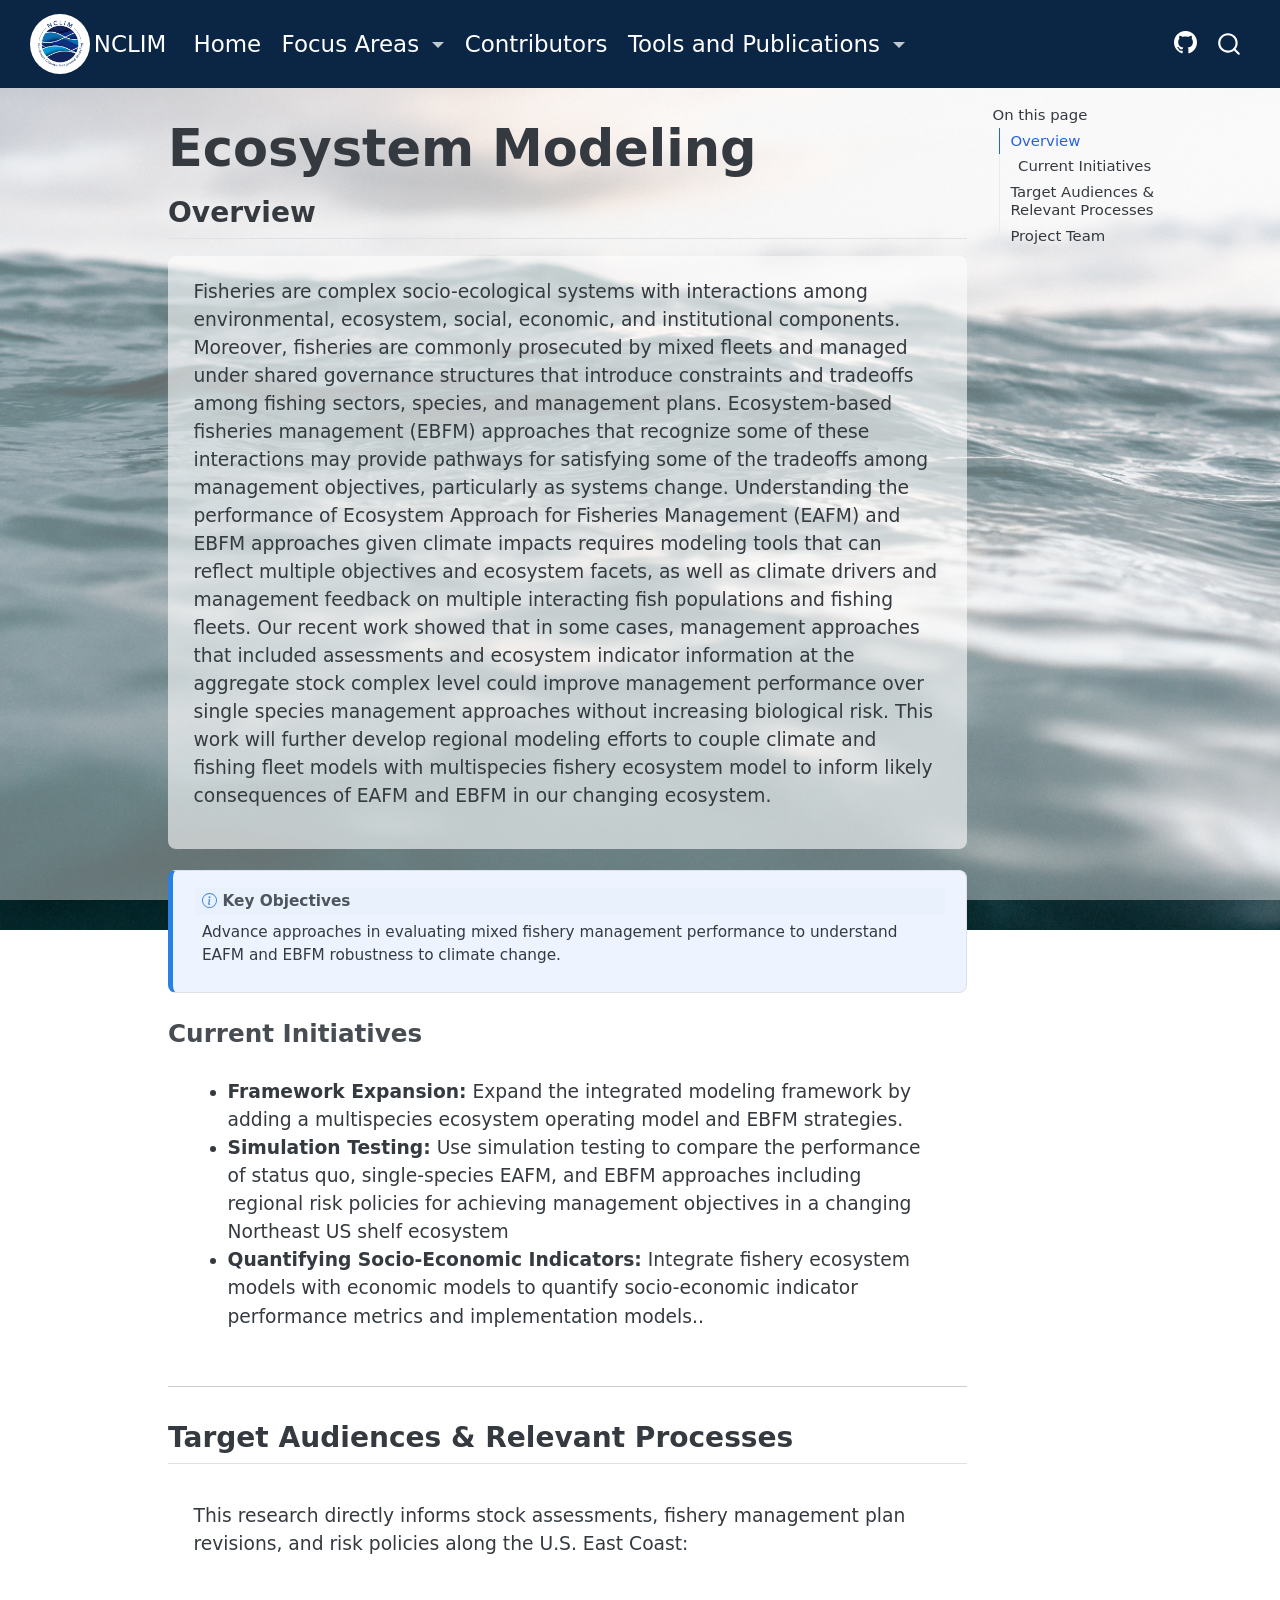
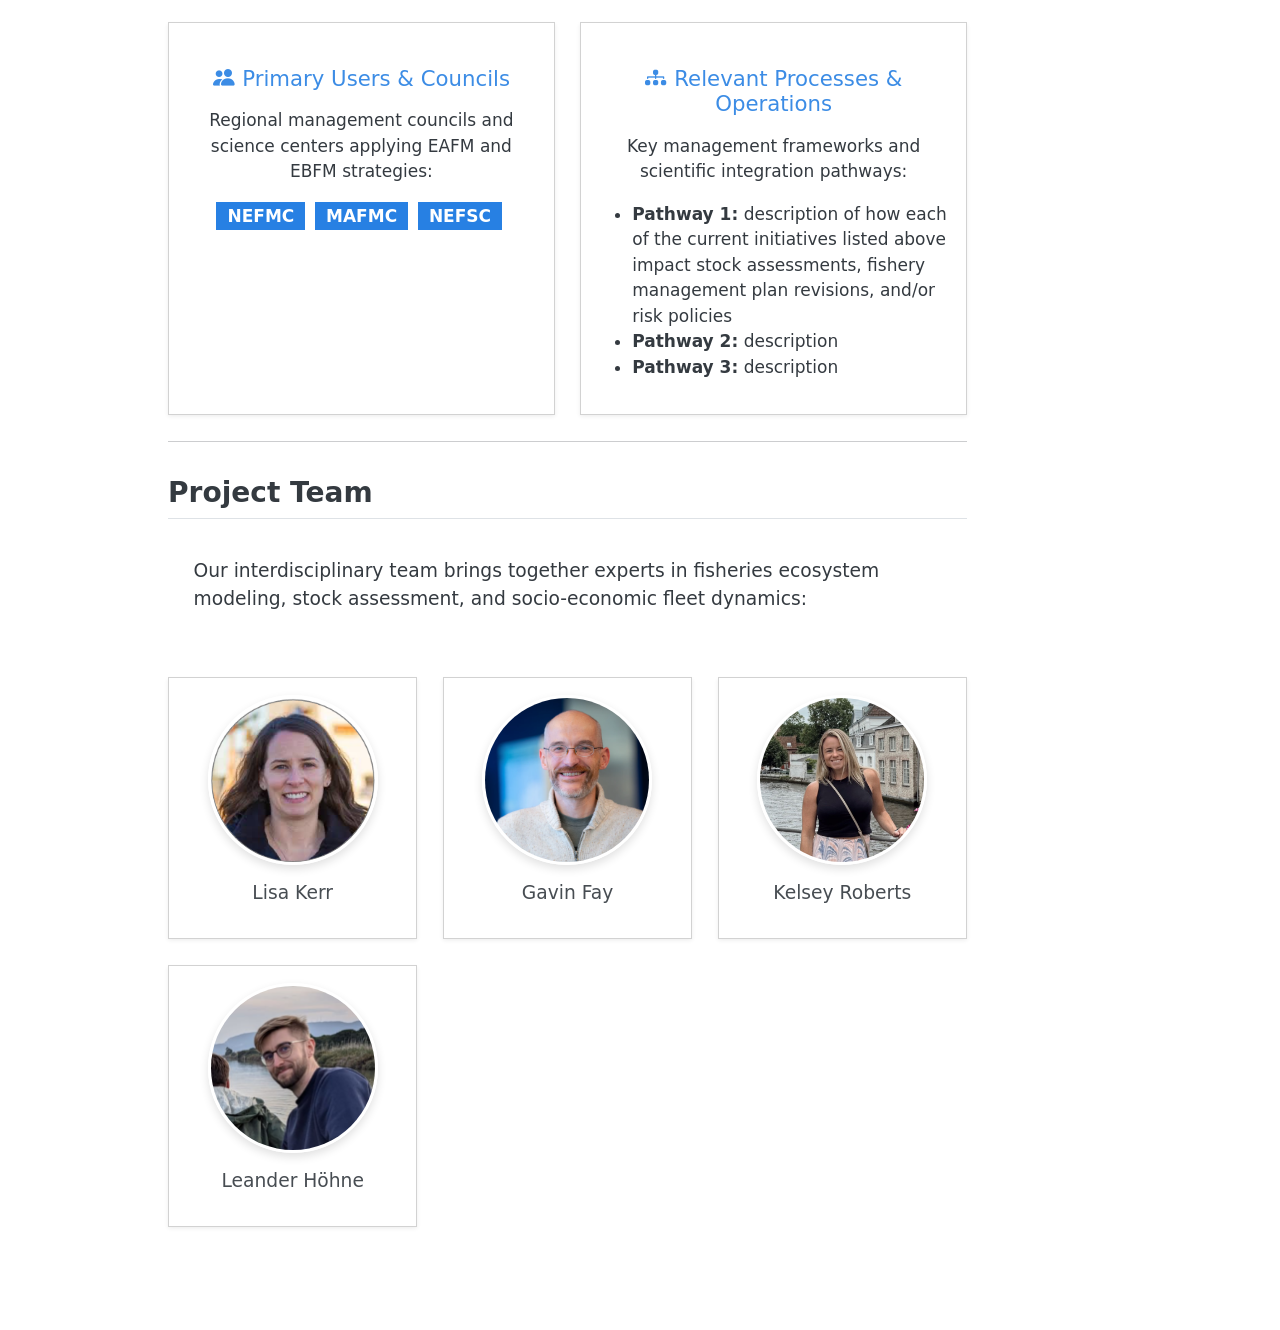
<file: EcosystemModeling.html>
<!DOCTYPE html>
<html xmlns="http://www.w3.org/1999/xhtml" lang="en" xml:lang="en"><head>
  
<link rel="stylesheet" href="styles.css">

<meta charset="utf-8">
<meta name="generator" content="quarto-1.7.31">

<meta name="viewport" content="width=device-width, initial-scale=1.0, user-scalable=yes">


<title>Ecosystem Modeling – NCLIM</title>
<style>
code{white-space: pre-wrap;}
span.smallcaps{font-variant: small-caps;}
div.columns{display: flex; gap: min(4vw, 1.5em);}
div.column{flex: auto; overflow-x: auto;}
div.hanging-indent{margin-left: 1.5em; text-indent: -1.5em;}
ul.task-list{list-style: none;}
ul.task-list li input[type="checkbox"] {
  width: 0.8em;
  margin: 0 0.8em 0.2em -1em; /* quarto-specific, see https://github.com/quarto-dev/quarto-cli/issues/4556 */ 
  vertical-align: middle;
}
</style>


<script src="site_libs/quarto-nav/quarto-nav.js"></script>
<script src="site_libs/quarto-nav/headroom.min.js"></script>
<script src="site_libs/clipboard/clipboard.min.js"></script>
<script src="site_libs/quarto-search/autocomplete.umd.js"></script>
<script src="site_libs/quarto-search/fuse.min.js"></script>
<script src="site_libs/quarto-search/quarto-search.js"></script>
<meta name="quarto:offset" content="./">
<link href="./Figures/NCLIM_logo.png" rel="icon" type="image/png">
<script src="site_libs/quarto-html/quarto.js" type="module"></script>
<script src="site_libs/quarto-html/tabsets/tabsets.js" type="module"></script>
<script src="site_libs/quarto-html/popper.min.js"></script>
<script src="site_libs/quarto-html/tippy.umd.min.js"></script>
<script src="site_libs/quarto-html/anchor.min.js"></script>
<link href="site_libs/quarto-html/tippy.css" rel="stylesheet">
<link href="site_libs/quarto-html/quarto-syntax-highlighting-e1a5c8363afafaef2c763b6775fbf3ca.css" rel="stylesheet" id="quarto-text-highlighting-styles">
<script src="site_libs/bootstrap/bootstrap.min.js"></script>
<link href="site_libs/bootstrap/bootstrap-icons.css" rel="stylesheet">
<link href="site_libs/bootstrap/bootstrap-fe22d0e00b47e31b9695b964cd763892.min.css" rel="stylesheet" append-hash="true" id="quarto-bootstrap" data-mode="light">
<script id="quarto-search-options" type="application/json">{
  "location": "navbar",
  "copy-button": false,
  "collapse-after": 3,
  "panel-placement": "end",
  "type": "overlay",
  "limit": 50,
  "keyboard-shortcut": [
    "f",
    "/",
    "s"
  ],
  "show-item-context": false,
  "language": {
    "search-no-results-text": "No results",
    "search-matching-documents-text": "matching documents",
    "search-copy-link-title": "Copy link to search",
    "search-hide-matches-text": "Hide additional matches",
    "search-more-match-text": "more match in this document",
    "search-more-matches-text": "more matches in this document",
    "search-clear-button-title": "Clear",
    "search-text-placeholder": "",
    "search-detached-cancel-button-title": "Cancel",
    "search-submit-button-title": "Submit",
    "search-label": "Search"
  }
}</script>


<link rel="stylesheet" href="styles.css">
</head>

<body class="nav-fixed quarto-light">

<div id="quarto-search-results"></div>
  <header id="quarto-header" class="headroom fixed-top">
    <nav class="navbar navbar-expand-lg " data-bs-theme="dark">
      <div class="navbar-container container-fluid">
      <div class="navbar-brand-container mx-auto">
    <a href="./index.html" class="navbar-brand navbar-brand-logo">
    <img src="./Figures/NCLIM_logo.png" alt="" class="navbar-logo">
    </a>
    <a class="navbar-brand" href="./index.html">
    <span class="navbar-title">NCLIM</span>
    </a>
  </div>
            <div id="quarto-search" class="" title="Search"></div>
          <button class="navbar-toggler" type="button" data-bs-toggle="collapse" data-bs-target="#navbarCollapse" aria-controls="navbarCollapse" role="menu" aria-expanded="false" aria-label="Toggle navigation" onclick="if (window.quartoToggleHeadroom) { window.quartoToggleHeadroom(); }">
  <span class="navbar-toggler-icon"></span>
</button>
          <div class="collapse navbar-collapse" id="navbarCollapse">
            <ul class="navbar-nav navbar-nav-scroll me-auto">
  <li class="nav-item">
    <a class="nav-link" href="./index.html"> 
<span class="menu-text">Home</span></a>
  </li>  
  <li class="nav-item dropdown ">
    <a class="nav-link dropdown-toggle" href="#" id="nav-menu-focus-areas" role="link" data-bs-toggle="dropdown" aria-expanded="false">
 <span class="menu-text">Focus Areas</span>
    </a>
    <ul class="dropdown-menu" aria-labelledby="nav-menu-focus-areas">    
        <li>
    <a class="dropdown-item" href="./FisheriesDecisionMaking.html">
 <span class="dropdown-text">Fisheries Decision Making</span></a>
  </li>  
        <li>
    <a class="dropdown-item" href="./ClimateAdaptation.html">
 <span class="dropdown-text">Climate Adaptation</span></a>
  </li>  
        <li>
    <a class="dropdown-item" href="./HumanDimensionsModeling.html">
 <span class="dropdown-text">Human Dimensions Modeling</span></a>
  </li>  
        <li>
    <a class="dropdown-item" href="./BiologicalReferencePoints.html">
 <span class="dropdown-text">Biological Reference Points</span></a>
  </li>  
        <li>
    <a class="dropdown-item" href="./StockAssessment.html">
 <span class="dropdown-text">Stock Assessment</span></a>
  </li>  
        <li>
    <a class="dropdown-item" href="./EcosystemModeling.html">
 <span class="dropdown-text">Ecosystem Modeling</span></a>
  </li>  
    </ul>
  </li>
  <li class="nav-item">
    <a class="nav-link" href="./Contributors.html"> 
<span class="menu-text">Contributors</span></a>
  </li>  
  <li class="nav-item dropdown ">
    <a class="nav-link dropdown-toggle" href="#" id="nav-menu-tools-and-publications" role="link" data-bs-toggle="dropdown" aria-expanded="false">
 <span class="menu-text">Tools and Publications</span>
    </a>
    <ul class="dropdown-menu" aria-labelledby="nav-menu-tools-and-publications">    
        <li>
    <a class="dropdown-item" href="./publications.html">
 <span class="dropdown-text">Peer-Reviewed Publications</span></a>
  </li>  
        <li>
    <a class="dropdown-item" href="./whitepapers.html">
 <span class="dropdown-text">Reports and White Papers</span></a>
  </li>  
        <li>
    <a class="dropdown-item" href="./projects.html">
 <span class="dropdown-text">Project Pages</span></a>
  </li>  
    </ul>
  </li>
</ul>
            <ul class="navbar-nav navbar-nav-scroll ms-auto">
  <li class="nav-item compact">
    <a class="nav-link" href="https://github.com/Northeast-Climate-Integrated-Modeling"> <i class="bi bi-github" role="img">
</i> 
<span class="menu-text"></span></a>
  </li>  
</ul>
          </div> <!-- /navcollapse -->
            <div class="quarto-navbar-tools">
</div>
      </div> <!-- /container-fluid -->
    </nav>
</header>
<!-- content -->
<div id="quarto-content" class="quarto-container page-columns page-rows-contents page-layout-article page-navbar">
<!-- sidebar -->
<!-- margin-sidebar -->
    <div id="quarto-margin-sidebar" class="sidebar margin-sidebar">
        <nav id="TOC" role="doc-toc" class="toc-active">
    <h2 id="toc-title">On this page</h2>
   
  <ul>
  <li><a href="#overview" id="toc-overview" class="nav-link active" data-scroll-target="#overview">Overview</a>
  <ul class="collapse">
  <li><a href="#current-initiatives" id="toc-current-initiatives" class="nav-link" data-scroll-target="#current-initiatives">Current Initiatives</a></li>
  </ul></li>
  <li><a href="#target-audiences-relevant-processes" id="toc-target-audiences-relevant-processes" class="nav-link" data-scroll-target="#target-audiences-relevant-processes">Target Audiences &amp; Relevant Processes</a></li>
  <li><a href="#project-team" id="toc-project-team" class="nav-link" data-scroll-target="#project-team">Project Team</a></li>
  </ul>
</nav>
    </div>
<!-- main -->
<main class="content" id="quarto-document-content">

<header id="title-block-header" class="quarto-title-block default">
<div class="quarto-title">
<h1 class="title">Ecosystem Modeling</h1>
</div>



<div class="quarto-title-meta">

    
  
    
  </div>
  


</header>


<section id="overview" class="level2">
<h2 class="anchored" data-anchor-id="overview">Overview</h2>
<div class="background-callout">
<p>Fisheries are complex socio-ecological systems with interactions among environmental, ecosystem, social, economic, and institutional components. Moreover, fisheries are commonly prosecuted by mixed fleets and managed under shared governance structures that introduce constraints and tradeoffs among fishing sectors, species, and management plans. Ecosystem-based fisheries management (EBFM) approaches that recognize some of these interactions may provide pathways for satisfying some of the tradeoffs among management objectives, particularly as systems change. Understanding the performance of Ecosystem Approach for Fisheries Management (EAFM) and EBFM approaches given climate impacts requires modeling tools that can reflect multiple objectives and ecosystem facets, as well as climate drivers and management feedback on multiple interacting fish populations and fishing fleets. Our recent work showed that in some cases, management approaches that included assessments and ecosystem indicator information at the aggregate stock complex level could improve management performance over single species management approaches without increasing biological risk. This work will further develop regional modeling efforts to couple climate and fishing fleet models with multispecies fishery ecosystem model to inform likely consequences of EAFM and EBFM in our changing ecosystem.</p>
</div>
<div class="callout callout-style-default callout-note callout-titled">
<div class="callout-header d-flex align-content-center">
<div class="callout-icon-container">
<i class="callout-icon"></i>
</div>
<div class="callout-title-container flex-fill">
Key Objectives
</div>
</div>
<div class="callout-body-container callout-body">
<p>Advance approaches in evaluating mixed fishery management performance to understand EAFM and EBFM robustness to climate change.</p>
</div>
</div>
<section id="current-initiatives" class="level3">
<h3 class="anchored" data-anchor-id="current-initiatives">Current Initiatives</h3>
<div class="background-callout">
<ul>
<li><strong>Framework Expansion:</strong> Expand the integrated modeling framework by adding a multispecies ecosystem operating model and EBFM strategies.</li>
<li><strong>Simulation Testing:</strong> Use simulation testing to compare the performance of status quo, single-species EAFM, and EBFM approaches including regional risk policies for achieving management objectives in a changing Northeast US shelf ecosystem</li>
<li><strong>Quantifying Socio-Economic Indicators:</strong> Integrate fishery ecosystem models with economic models to quantify socio-economic indicator performance metrics and implementation models..</li>
</ul>
</div>
<hr>
</section>
</section>
<section id="target-audiences-relevant-processes" class="level2">
<h2 class="anchored" data-anchor-id="target-audiences-relevant-processes">Target Audiences &amp; Relevant Processes</h2>
<div class="background-callout">
<p>This research directly informs stock assessments, fishery management plan revisions, and risk policies along the U.S. East Coast:</p>
</div>
<div class="grid my-4">
<div class="g-col-12 g-col-md-6">
<div class="card h-100 shadow-sm">
<div class="card-body">
<h4 class="card-title text-primary anchored">
<p><i class="bi bi-people-fill me-2"></i>Primary Users &amp; Councils</p>
</h4>
<p class="card-text text-muted mb-3">
</p><p>Regional management councils and science centers applying EAFM and EBFM strategies:</p>
<p></p>
<p><span class="badge bg-primary fs-6 me-1 mb-2">NEFMC</span> <span class="badge bg-primary fs-6 me-1 mb-2">MAFMC</span> <span class="badge bg-primary fs-6 me-1 mb-2">NEFSC</span></p>
</div>
</div>
</div>
<div class="g-col-12 g-col-md-6">
<div class="card h-100 shadow-sm">
<div class="card-body">
<h4 class="card-title text-primary anchored">
<p><i class="bi bi-diagram-3-fill me-2"></i>Relevant Processes &amp; Operations</p>
</h4>
<p class="card-text text-muted mb-3">
</p><p>Key management frameworks and scientific integration pathways:</p>
<p></p>
<ul>
<li><strong>Pathway 1:</strong> description of how each of the current initiatives listed above impact stock assessments, fishery management plan revisions, and/or risk policies<br>
</li>
<li><strong>Pathway 2:</strong> description</li>
<li><strong>Pathway 3:</strong> description</li>
</ul>
</div>
</div>
</div>
</div>
<hr>
</section>
<section id="project-team" class="level2">
<h2 class="anchored" data-anchor-id="project-team">Project Team</h2>
<div class="background-callout">
<p>Our interdisciplinary team brings together experts in fisheries ecosystem modeling, stock assessment, and socio-economic fleet dynamics:</p>
</div>
<div class="grid my-4">
<div class="g-col-12 g-col-sm-6 g-col-lg-4">
<div class="card text-center h-100 shadow-sm">
<div class="card-body">
<div class="mb-3">
<p><img src="Figures/Contributors/LKerr.png" class="img-fluid"></p>
</div>
<h5 class="card-title mb-1 anchored">
<p>Lisa Kerr</p>
</h5>
</div>
</div>
</div>
<div class="g-col-12 g-col-sm-6 g-col-lg-4">
<div class="card text-center h-100 shadow-sm">
<div class="card-body">
<div class="mb-3">
<p><img src="Figures/Contributors/GFay.png" class="img-fluid"></p>
</div>
<h5 class="card-title mb-1 anchored">
<p>Gavin Fay</p>
</h5>
</div>
</div>
</div>
<div class="g-col-12 g-col-sm-6 g-col-lg-4">
<div class="card text-center h-100 shadow-sm">
<div class="card-body">
<div class="mb-3">
<p><img src="Figures/Contributors/KRoberts.jpg" class="img-fluid"></p>
</div>
<h5 class="card-title mb-1 anchored">
<p>Kelsey Roberts</p>
</h5>
</div>
</div>
</div>
<div class="g-col-12 g-col-sm-6 g-col-lg-4">
<div class="card text-center h-100 shadow-sm">
<div class="card-body">
<div class="mb-3">
<p><img src="Figures/Contributors/LHohne.png" class="img-fluid"></p>
</div>
<h5 class="card-title mb-1 anchored">
<p>Leander Höhne</p>
</h5>
</div>
</div>
</div>
</div>


</section>

</main> <!-- /main -->
<script id="quarto-html-after-body" type="application/javascript">
  window.document.addEventListener("DOMContentLoaded", function (event) {
    const icon = "";
    const anchorJS = new window.AnchorJS();
    anchorJS.options = {
      placement: 'right',
      icon: icon
    };
    anchorJS.add('.anchored');
    const isCodeAnnotation = (el) => {
      for (const clz of el.classList) {
        if (clz.startsWith('code-annotation-')) {                     
          return true;
        }
      }
      return false;
    }
    const onCopySuccess = function(e) {
      // button target
      const button = e.trigger;
      // don't keep focus
      button.blur();
      // flash "checked"
      button.classList.add('code-copy-button-checked');
      var currentTitle = button.getAttribute("title");
      button.setAttribute("title", "Copied!");
      let tooltip;
      if (window.bootstrap) {
        button.setAttribute("data-bs-toggle", "tooltip");
        button.setAttribute("data-bs-placement", "left");
        button.setAttribute("data-bs-title", "Copied!");
        tooltip = new bootstrap.Tooltip(button, 
          { trigger: "manual", 
            customClass: "code-copy-button-tooltip",
            offset: [0, -8]});
        tooltip.show();    
      }
      setTimeout(function() {
        if (tooltip) {
          tooltip.hide();
          button.removeAttribute("data-bs-title");
          button.removeAttribute("data-bs-toggle");
          button.removeAttribute("data-bs-placement");
        }
        button.setAttribute("title", currentTitle);
        button.classList.remove('code-copy-button-checked');
      }, 1000);
      // clear code selection
      e.clearSelection();
    }
    const getTextToCopy = function(trigger) {
        const codeEl = trigger.previousElementSibling.cloneNode(true);
        for (const childEl of codeEl.children) {
          if (isCodeAnnotation(childEl)) {
            childEl.remove();
          }
        }
        return codeEl.innerText;
    }
    const clipboard = new window.ClipboardJS('.code-copy-button:not([data-in-quarto-modal])', {
      text: getTextToCopy
    });
    clipboard.on('success', onCopySuccess);
    if (window.document.getElementById('quarto-embedded-source-code-modal')) {
      const clipboardModal = new window.ClipboardJS('.code-copy-button[data-in-quarto-modal]', {
        text: getTextToCopy,
        container: window.document.getElementById('quarto-embedded-source-code-modal')
      });
      clipboardModal.on('success', onCopySuccess);
    }
      var localhostRegex = new RegExp(/^(?:http|https):\/\/localhost\:?[0-9]*\//);
      var mailtoRegex = new RegExp(/^mailto:/);
        var filterRegex = new RegExp('/' + window.location.host + '/');
      var isInternal = (href) => {
          return filterRegex.test(href) || localhostRegex.test(href) || mailtoRegex.test(href);
      }
      // Inspect non-navigation links and adorn them if external
     var links = window.document.querySelectorAll('a[href]:not(.nav-link):not(.navbar-brand):not(.toc-action):not(.sidebar-link):not(.sidebar-item-toggle):not(.pagination-link):not(.no-external):not([aria-hidden]):not(.dropdown-item):not(.quarto-navigation-tool):not(.about-link)');
      for (var i=0; i<links.length; i++) {
        const link = links[i];
        if (!isInternal(link.href)) {
          // undo the damage that might have been done by quarto-nav.js in the case of
          // links that we want to consider external
          if (link.dataset.originalHref !== undefined) {
            link.href = link.dataset.originalHref;
          }
        }
      }
    function tippyHover(el, contentFn, onTriggerFn, onUntriggerFn) {
      const config = {
        allowHTML: true,
        maxWidth: 500,
        delay: 100,
        arrow: false,
        appendTo: function(el) {
            return el.parentElement;
        },
        interactive: true,
        interactiveBorder: 10,
        theme: 'quarto',
        placement: 'bottom-start',
      };
      if (contentFn) {
        config.content = contentFn;
      }
      if (onTriggerFn) {
        config.onTrigger = onTriggerFn;
      }
      if (onUntriggerFn) {
        config.onUntrigger = onUntriggerFn;
      }
      window.tippy(el, config); 
    }
    const noterefs = window.document.querySelectorAll('a[role="doc-noteref"]');
    for (var i=0; i<noterefs.length; i++) {
      const ref = noterefs[i];
      tippyHover(ref, function() {
        // use id or data attribute instead here
        let href = ref.getAttribute('data-footnote-href') || ref.getAttribute('href');
        try { href = new URL(href).hash; } catch {}
        const id = href.replace(/^#\/?/, "");
        const note = window.document.getElementById(id);
        if (note) {
          return note.innerHTML;
        } else {
          return "";
        }
      });
    }
    const xrefs = window.document.querySelectorAll('a.quarto-xref');
    const processXRef = (id, note) => {
      // Strip column container classes
      const stripColumnClz = (el) => {
        el.classList.remove("page-full", "page-columns");
        if (el.children) {
          for (const child of el.children) {
            stripColumnClz(child);
          }
        }
      }
      stripColumnClz(note)
      if (id === null || id.startsWith('sec-')) {
        // Special case sections, only their first couple elements
        const container = document.createElement("div");
        if (note.children && note.children.length > 2) {
          container.appendChild(note.children[0].cloneNode(true));
          for (let i = 1; i < note.children.length; i++) {
            const child = note.children[i];
            if (child.tagName === "P" && child.innerText === "") {
              continue;
            } else {
              container.appendChild(child.cloneNode(true));
              break;
            }
          }
          if (window.Quarto?.typesetMath) {
            window.Quarto.typesetMath(container);
          }
          return container.innerHTML
        } else {
          if (window.Quarto?.typesetMath) {
            window.Quarto.typesetMath(note);
          }
          return note.innerHTML;
        }
      } else {
        // Remove any anchor links if they are present
        const anchorLink = note.querySelector('a.anchorjs-link');
        if (anchorLink) {
          anchorLink.remove();
        }
        if (window.Quarto?.typesetMath) {
          window.Quarto.typesetMath(note);
        }
        if (note.classList.contains("callout")) {
          return note.outerHTML;
        } else {
          return note.innerHTML;
        }
      }
    }
    for (var i=0; i<xrefs.length; i++) {
      const xref = xrefs[i];
      tippyHover(xref, undefined, function(instance) {
        instance.disable();
        let url = xref.getAttribute('href');
        let hash = undefined; 
        if (url.startsWith('#')) {
          hash = url;
        } else {
          try { hash = new URL(url).hash; } catch {}
        }
        if (hash) {
          const id = hash.replace(/^#\/?/, "");
          const note = window.document.getElementById(id);
          if (note !== null) {
            try {
              const html = processXRef(id, note.cloneNode(true));
              instance.setContent(html);
            } finally {
              instance.enable();
              instance.show();
            }
          } else {
            // See if we can fetch this
            fetch(url.split('#')[0])
            .then(res => res.text())
            .then(html => {
              const parser = new DOMParser();
              const htmlDoc = parser.parseFromString(html, "text/html");
              const note = htmlDoc.getElementById(id);
              if (note !== null) {
                const html = processXRef(id, note);
                instance.setContent(html);
              } 
            }).finally(() => {
              instance.enable();
              instance.show();
            });
          }
        } else {
          // See if we can fetch a full url (with no hash to target)
          // This is a special case and we should probably do some content thinning / targeting
          fetch(url)
          .then(res => res.text())
          .then(html => {
            const parser = new DOMParser();
            const htmlDoc = parser.parseFromString(html, "text/html");
            const note = htmlDoc.querySelector('main.content');
            if (note !== null) {
              // This should only happen for chapter cross references
              // (since there is no id in the URL)
              // remove the first header
              if (note.children.length > 0 && note.children[0].tagName === "HEADER") {
                note.children[0].remove();
              }
              const html = processXRef(null, note);
              instance.setContent(html);
            } 
          }).finally(() => {
            instance.enable();
            instance.show();
          });
        }
      }, function(instance) {
      });
    }
        let selectedAnnoteEl;
        const selectorForAnnotation = ( cell, annotation) => {
          let cellAttr = 'data-code-cell="' + cell + '"';
          let lineAttr = 'data-code-annotation="' +  annotation + '"';
          const selector = 'span[' + cellAttr + '][' + lineAttr + ']';
          return selector;
        }
        const selectCodeLines = (annoteEl) => {
          const doc = window.document;
          const targetCell = annoteEl.getAttribute("data-target-cell");
          const targetAnnotation = annoteEl.getAttribute("data-target-annotation");
          const annoteSpan = window.document.querySelector(selectorForAnnotation(targetCell, targetAnnotation));
          const lines = annoteSpan.getAttribute("data-code-lines").split(",");
          const lineIds = lines.map((line) => {
            return targetCell + "-" + line;
          })
          let top = null;
          let height = null;
          let parent = null;
          if (lineIds.length > 0) {
              //compute the position of the single el (top and bottom and make a div)
              const el = window.document.getElementById(lineIds[0]);
              top = el.offsetTop;
              height = el.offsetHeight;
              parent = el.parentElement.parentElement;
            if (lineIds.length > 1) {
              const lastEl = window.document.getElementById(lineIds[lineIds.length - 1]);
              const bottom = lastEl.offsetTop + lastEl.offsetHeight;
              height = bottom - top;
            }
            if (top !== null && height !== null && parent !== null) {
              // cook up a div (if necessary) and position it 
              let div = window.document.getElementById("code-annotation-line-highlight");
              if (div === null) {
                div = window.document.createElement("div");
                div.setAttribute("id", "code-annotation-line-highlight");
                div.style.position = 'absolute';
                parent.appendChild(div);
              }
              div.style.top = top - 2 + "px";
              div.style.height = height + 4 + "px";
              div.style.left = 0;
              let gutterDiv = window.document.getElementById("code-annotation-line-highlight-gutter");
              if (gutterDiv === null) {
                gutterDiv = window.document.createElement("div");
                gutterDiv.setAttribute("id", "code-annotation-line-highlight-gutter");
                gutterDiv.style.position = 'absolute';
                const codeCell = window.document.getElementById(targetCell);
                const gutter = codeCell.querySelector('.code-annotation-gutter');
                gutter.appendChild(gutterDiv);
              }
              gutterDiv.style.top = top - 2 + "px";
              gutterDiv.style.height = height + 4 + "px";
            }
            selectedAnnoteEl = annoteEl;
          }
        };
        const unselectCodeLines = () => {
          const elementsIds = ["code-annotation-line-highlight", "code-annotation-line-highlight-gutter"];
          elementsIds.forEach((elId) => {
            const div = window.document.getElementById(elId);
            if (div) {
              div.remove();
            }
          });
          selectedAnnoteEl = undefined;
        };
          // Handle positioning of the toggle
      window.addEventListener(
        "resize",
        throttle(() => {
          elRect = undefined;
          if (selectedAnnoteEl) {
            selectCodeLines(selectedAnnoteEl);
          }
        }, 10)
      );
      function throttle(fn, ms) {
      let throttle = false;
      let timer;
        return (...args) => {
          if(!throttle) { // first call gets through
              fn.apply(this, args);
              throttle = true;
          } else { // all the others get throttled
              if(timer) clearTimeout(timer); // cancel #2
              timer = setTimeout(() => {
                fn.apply(this, args);
                timer = throttle = false;
              }, ms);
          }
        };
      }
        // Attach click handler to the DT
        const annoteDls = window.document.querySelectorAll('dt[data-target-cell]');
        for (const annoteDlNode of annoteDls) {
          annoteDlNode.addEventListener('click', (event) => {
            const clickedEl = event.target;
            if (clickedEl !== selectedAnnoteEl) {
              unselectCodeLines();
              const activeEl = window.document.querySelector('dt[data-target-cell].code-annotation-active');
              if (activeEl) {
                activeEl.classList.remove('code-annotation-active');
              }
              selectCodeLines(clickedEl);
              clickedEl.classList.add('code-annotation-active');
            } else {
              // Unselect the line
              unselectCodeLines();
              clickedEl.classList.remove('code-annotation-active');
            }
          });
        }
    const findCites = (el) => {
      const parentEl = el.parentElement;
      if (parentEl) {
        const cites = parentEl.dataset.cites;
        if (cites) {
          return {
            el,
            cites: cites.split(' ')
          };
        } else {
          return findCites(el.parentElement)
        }
      } else {
        return undefined;
      }
    };
    var bibliorefs = window.document.querySelectorAll('a[role="doc-biblioref"]');
    for (var i=0; i<bibliorefs.length; i++) {
      const ref = bibliorefs[i];
      const citeInfo = findCites(ref);
      if (citeInfo) {
        tippyHover(citeInfo.el, function() {
          var popup = window.document.createElement('div');
          citeInfo.cites.forEach(function(cite) {
            var citeDiv = window.document.createElement('div');
            citeDiv.classList.add('hanging-indent');
            citeDiv.classList.add('csl-entry');
            var biblioDiv = window.document.getElementById('ref-' + cite);
            if (biblioDiv) {
              citeDiv.innerHTML = biblioDiv.innerHTML;
            }
            popup.appendChild(citeDiv);
          });
          return popup.innerHTML;
        });
      }
    }
  });
  </script>
</div> <!-- /content -->




</body></html>
</file>
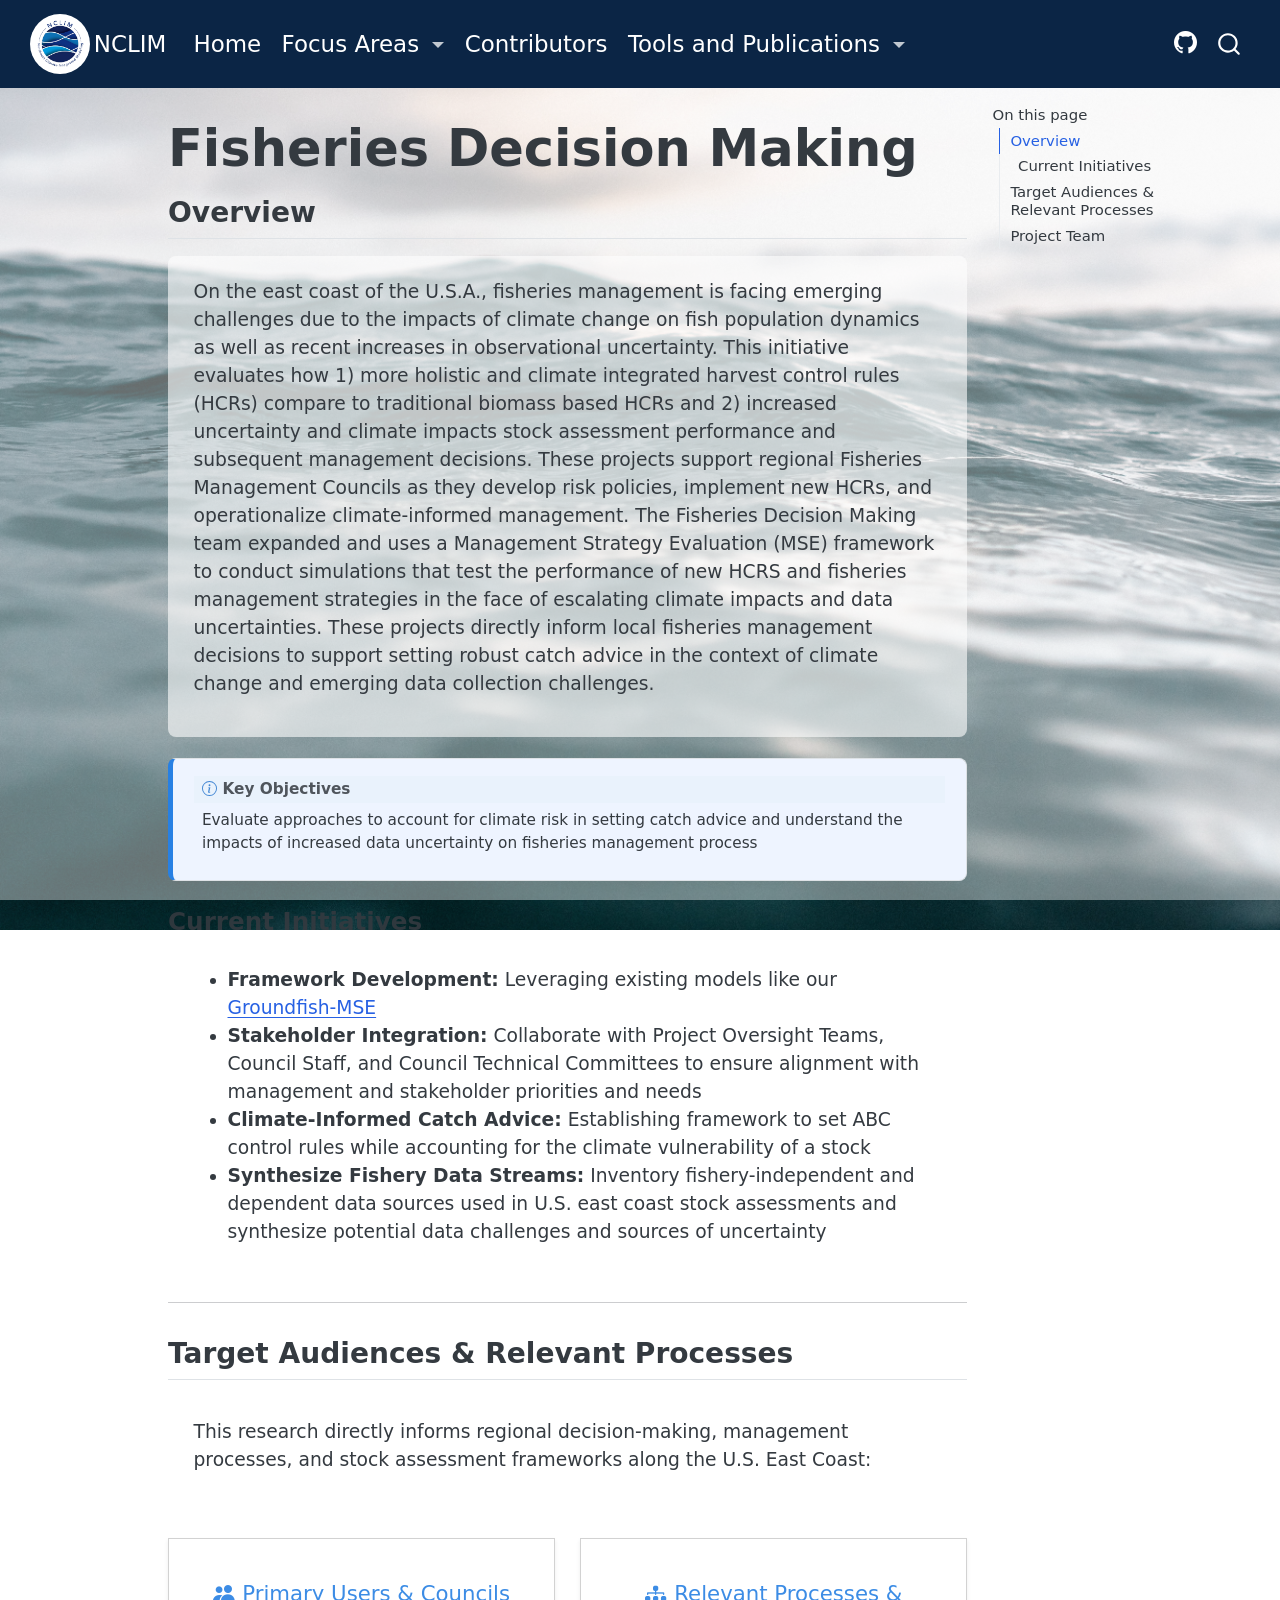
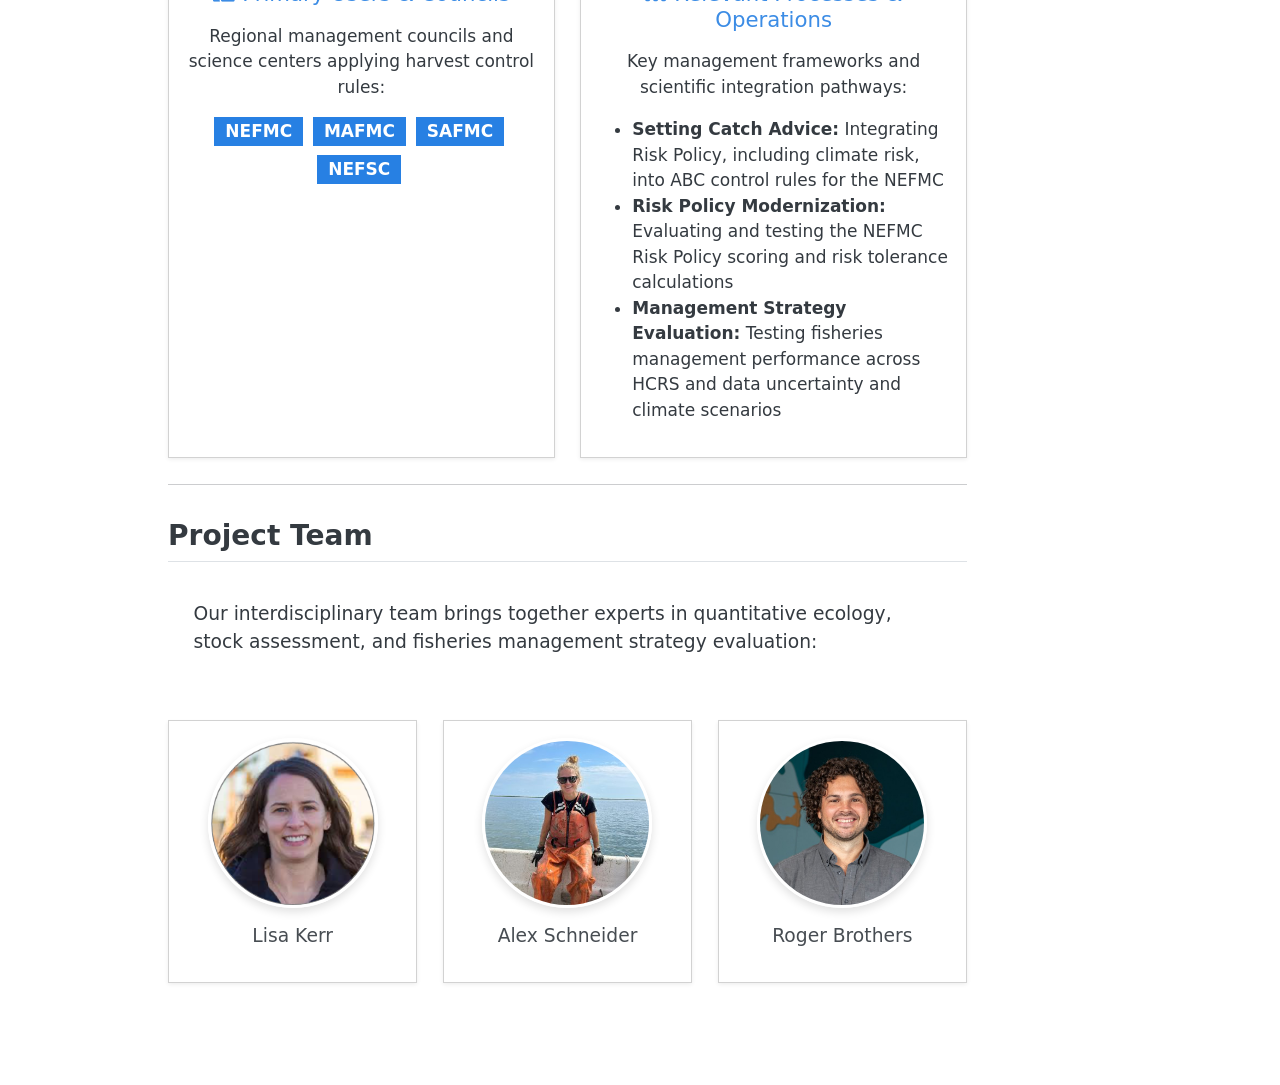
<file: FisheriesDecisionMaking.html>
<!DOCTYPE html>
<html xmlns="http://www.w3.org/1999/xhtml" lang="en" xml:lang="en"><head>
  
<link rel="stylesheet" href="styles.css">

<meta charset="utf-8">
<meta name="generator" content="quarto-1.7.31">

<meta name="viewport" content="width=device-width, initial-scale=1.0, user-scalable=yes">


<title>Fisheries Decision Making – NCLIM</title>
<style>
code{white-space: pre-wrap;}
span.smallcaps{font-variant: small-caps;}
div.columns{display: flex; gap: min(4vw, 1.5em);}
div.column{flex: auto; overflow-x: auto;}
div.hanging-indent{margin-left: 1.5em; text-indent: -1.5em;}
ul.task-list{list-style: none;}
ul.task-list li input[type="checkbox"] {
  width: 0.8em;
  margin: 0 0.8em 0.2em -1em; /* quarto-specific, see https://github.com/quarto-dev/quarto-cli/issues/4556 */ 
  vertical-align: middle;
}
</style>


<script src="site_libs/quarto-nav/quarto-nav.js"></script>
<script src="site_libs/quarto-nav/headroom.min.js"></script>
<script src="site_libs/clipboard/clipboard.min.js"></script>
<script src="site_libs/quarto-search/autocomplete.umd.js"></script>
<script src="site_libs/quarto-search/fuse.min.js"></script>
<script src="site_libs/quarto-search/quarto-search.js"></script>
<meta name="quarto:offset" content="./">
<link href="./Figures/NCLIM_logo.png" rel="icon" type="image/png">
<script src="site_libs/quarto-html/quarto.js" type="module"></script>
<script src="site_libs/quarto-html/tabsets/tabsets.js" type="module"></script>
<script src="site_libs/quarto-html/popper.min.js"></script>
<script src="site_libs/quarto-html/tippy.umd.min.js"></script>
<script src="site_libs/quarto-html/anchor.min.js"></script>
<link href="site_libs/quarto-html/tippy.css" rel="stylesheet">
<link href="site_libs/quarto-html/quarto-syntax-highlighting-e1a5c8363afafaef2c763b6775fbf3ca.css" rel="stylesheet" id="quarto-text-highlighting-styles">
<script src="site_libs/bootstrap/bootstrap.min.js"></script>
<link href="site_libs/bootstrap/bootstrap-icons.css" rel="stylesheet">
<link href="site_libs/bootstrap/bootstrap-fe22d0e00b47e31b9695b964cd763892.min.css" rel="stylesheet" append-hash="true" id="quarto-bootstrap" data-mode="light">
<script id="quarto-search-options" type="application/json">{
  "location": "navbar",
  "copy-button": false,
  "collapse-after": 3,
  "panel-placement": "end",
  "type": "overlay",
  "limit": 50,
  "keyboard-shortcut": [
    "f",
    "/",
    "s"
  ],
  "show-item-context": false,
  "language": {
    "search-no-results-text": "No results",
    "search-matching-documents-text": "matching documents",
    "search-copy-link-title": "Copy link to search",
    "search-hide-matches-text": "Hide additional matches",
    "search-more-match-text": "more match in this document",
    "search-more-matches-text": "more matches in this document",
    "search-clear-button-title": "Clear",
    "search-text-placeholder": "",
    "search-detached-cancel-button-title": "Cancel",
    "search-submit-button-title": "Submit",
    "search-label": "Search"
  }
}</script>


<link rel="stylesheet" href="styles.css">
</head>

<body class="nav-fixed quarto-light">

<div id="quarto-search-results"></div>
  <header id="quarto-header" class="headroom fixed-top">
    <nav class="navbar navbar-expand-lg " data-bs-theme="dark">
      <div class="navbar-container container-fluid">
      <div class="navbar-brand-container mx-auto">
    <a href="./index.html" class="navbar-brand navbar-brand-logo">
    <img src="./Figures/NCLIM_logo.png" alt="" class="navbar-logo">
    </a>
    <a class="navbar-brand" href="./index.html">
    <span class="navbar-title">NCLIM</span>
    </a>
  </div>
            <div id="quarto-search" class="" title="Search"></div>
          <button class="navbar-toggler" type="button" data-bs-toggle="collapse" data-bs-target="#navbarCollapse" aria-controls="navbarCollapse" role="menu" aria-expanded="false" aria-label="Toggle navigation" onclick="if (window.quartoToggleHeadroom) { window.quartoToggleHeadroom(); }">
  <span class="navbar-toggler-icon"></span>
</button>
          <div class="collapse navbar-collapse" id="navbarCollapse">
            <ul class="navbar-nav navbar-nav-scroll me-auto">
  <li class="nav-item">
    <a class="nav-link" href="./index.html"> 
<span class="menu-text">Home</span></a>
  </li>  
  <li class="nav-item dropdown ">
    <a class="nav-link dropdown-toggle" href="#" id="nav-menu-focus-areas" role="link" data-bs-toggle="dropdown" aria-expanded="false">
 <span class="menu-text">Focus Areas</span>
    </a>
    <ul class="dropdown-menu" aria-labelledby="nav-menu-focus-areas">    
        <li>
    <a class="dropdown-item" href="./FisheriesDecisionMaking.html">
 <span class="dropdown-text">Fisheries Decision Making</span></a>
  </li>  
        <li>
    <a class="dropdown-item" href="./ClimateAdaptation.html">
 <span class="dropdown-text">Climate Adaptation</span></a>
  </li>  
        <li>
    <a class="dropdown-item" href="./HumanDimensionsModeling.html">
 <span class="dropdown-text">Human Dimensions Modeling</span></a>
  </li>  
        <li>
    <a class="dropdown-item" href="./BiologicalReferencePoints.html">
 <span class="dropdown-text">Biological Reference Points</span></a>
  </li>  
        <li>
    <a class="dropdown-item" href="./StockAssessment.html">
 <span class="dropdown-text">Stock Assessment</span></a>
  </li>  
        <li>
    <a class="dropdown-item" href="./EcosystemModeling.html">
 <span class="dropdown-text">Ecosystem Modeling</span></a>
  </li>  
    </ul>
  </li>
  <li class="nav-item">
    <a class="nav-link" href="./Contributors.html"> 
<span class="menu-text">Contributors</span></a>
  </li>  
  <li class="nav-item dropdown ">
    <a class="nav-link dropdown-toggle" href="#" id="nav-menu-tools-and-publications" role="link" data-bs-toggle="dropdown" aria-expanded="false">
 <span class="menu-text">Tools and Publications</span>
    </a>
    <ul class="dropdown-menu" aria-labelledby="nav-menu-tools-and-publications">    
        <li>
    <a class="dropdown-item" href="./publications.html">
 <span class="dropdown-text">Peer-Reviewed Publications</span></a>
  </li>  
        <li>
    <a class="dropdown-item" href="./whitepapers.html">
 <span class="dropdown-text">Reports and White Papers</span></a>
  </li>  
        <li>
    <a class="dropdown-item" href="./projects.html">
 <span class="dropdown-text">Project Pages</span></a>
  </li>  
    </ul>
  </li>
</ul>
            <ul class="navbar-nav navbar-nav-scroll ms-auto">
  <li class="nav-item compact">
    <a class="nav-link" href="https://github.com/Northeast-Climate-Integrated-Modeling"> <i class="bi bi-github" role="img">
</i> 
<span class="menu-text"></span></a>
  </li>  
</ul>
          </div> <!-- /navcollapse -->
            <div class="quarto-navbar-tools">
</div>
      </div> <!-- /container-fluid -->
    </nav>
</header>
<!-- content -->
<div id="quarto-content" class="quarto-container page-columns page-rows-contents page-layout-article page-navbar">
<!-- sidebar -->
<!-- margin-sidebar -->
    <div id="quarto-margin-sidebar" class="sidebar margin-sidebar">
        <nav id="TOC" role="doc-toc" class="toc-active">
    <h2 id="toc-title">On this page</h2>
   
  <ul>
  <li><a href="#overview" id="toc-overview" class="nav-link active" data-scroll-target="#overview">Overview</a>
  <ul class="collapse">
  <li><a href="#current-initiatives" id="toc-current-initiatives" class="nav-link" data-scroll-target="#current-initiatives">Current Initiatives</a></li>
  </ul></li>
  <li><a href="#target-audiences-relevant-processes" id="toc-target-audiences-relevant-processes" class="nav-link" data-scroll-target="#target-audiences-relevant-processes">Target Audiences &amp; Relevant Processes</a></li>
  <li><a href="#project-team" id="toc-project-team" class="nav-link" data-scroll-target="#project-team">Project Team</a></li>
  </ul>
</nav>
    </div>
<!-- main -->
<main class="content" id="quarto-document-content">

<header id="title-block-header" class="quarto-title-block default">
<div class="quarto-title">
<h1 class="title">Fisheries Decision Making</h1>
</div>



<div class="quarto-title-meta">

    
  
    
  </div>
  


</header>


<section id="overview" class="level2">
<h2 class="anchored" data-anchor-id="overview">Overview</h2>
<div class="background-callout">
<p>On the east coast of the U.S.A., fisheries management is facing emerging challenges due to the impacts of 
climate change on fish population dynamics as well as recent increases in observational uncertainty. This 
initiative evaluates how 1) more holistic and climate integrated harvest control rules (HCRs) compare to 
traditional biomass based HCRs and 2) increased uncertainty and climate impacts stock assessment performance 
and subsequent management decisions. These projects support regional Fisheries Management Councils as they 
develop risk policies, implement new HCRs, and operationalize climate-informed management. The Fisheries 
Decision Making team expanded and uses a Management Strategy Evaluation (MSE) framework to conduct simulations 
that test the performance of new HCRS and fisheries management strategies in the face of escalating climate 
impacts and data uncertainties. These projects directly inform local fisheries management decisions to 
support setting robust catch advice in the context of climate change and emerging data collection challenges.</p>
</div>
<div class="callout callout-style-default callout-note callout-titled">
<div class="callout-header d-flex align-content-center">
<div class="callout-icon-container">
<i class="callout-icon"></i>
</div>
<div class="callout-title-container flex-fill">
Key Objectives
</div>
</div>
<div class="callout-body-container callout-body">
<p>Evaluate approaches to account for climate risk in setting catch advice and understand the impacts of 
increased data uncertainty on fisheries management process</p>
</div>
</div>
<section id="current-initiatives" class="level3">
<h3 class="anchored" data-anchor-id="current-initiatives">Current Initiatives</h3>
<div class="background-callout">
<ul>
<li><strong>Framework Development:</strong> Leveraging existing models like our 
<a href="https://github.com/Northeast-Climate-Integrated-Modeling/groundfish-MSE">Groundfish-MSE</a></li>
<li><strong>Stakeholder Integration:</strong> Collaborate with Project Oversight Teams, Council Staff, and 
Council Technical Committees to ensure alignment with management and stakeholder priorities and needs</li>
<li><strong>Climate-Informed Catch Advice:</strong> Establishing framework to set ABC control rules while 
accounting for the climate vulnerability of a stock</li>
<li><strong>Synthesize Fishery Data Streams:</strong> Inventory fishery-independent and dependent data 
sources used in U.S. east coast stock assessments and synthesize potential data challenges and sources of 
uncertainty</li>
</ul>
</div>
<hr>
</section>
</section>
<section id="target-audiences-relevant-processes" class="level2">
<h2 class="anchored" data-anchor-id="target-audiences-relevant-processes">Target Audiences &amp; Relevant Processes</h2>
<div class="background-callout">
<p>This research directly informs regional decision-making, management processes, and stock assessment 
frameworks along the U.S. East Coast:</p>
</div>
<div class="grid my-4">
<div class="g-col-12 g-col-md-6">
<div class="card h-100 shadow-sm">
<div class="card-body">
<h4 class="card-title text-primary anchored">
<p><i class="bi bi-people-fill me-2"></i>Primary Users &amp; Councils</p>
</h4>
<p class="card-text text-muted mb-3">
</p><p>Regional management councils and science centers applying harvest control rules:</p>
<p></p>
<p><span class="badge bg-primary fs-6 me-1 mb-2">NEFMC</span> <span class="badge bg-primary fs-6 me-1 mb-2">MAFMC</span> <span class="badge bg-primary fs-6 me-1 mb-2">SAFMC</span> <span class="badge bg-primary fs-6 me-1 mb-2">NEFSC</span></p>
</div>
</div>
</div>
<div class="g-col-12 g-col-md-6">
<div class="card h-100 shadow-sm">
<div class="card-body">
<h4 class="card-title text-primary anchored">
<p><i class="bi bi-diagram-3-fill me-2"></i>Relevant Processes &amp; Operations</p>
</h4>
<p class="card-text text-muted mb-3">
</p><p>Key management frameworks and scientific integration pathways:</p>
<p></p>
<ul>
<li><strong>Setting Catch Advice:</strong> Integrating Risk Policy, including climate risk, into ABC control 
rules for the NEFMC</li>
<li><strong>Risk Policy Modernization:</strong> Evaluating and testing the NEFMC Risk Policy scoring and 
risk tolerance calculations</li>
<li><strong>Management Strategy Evaluation:</strong> Testing fisheries management performance across HCRS 
and data uncertainty and climate scenarios</li>
</ul>
</div>
</div>
</div>
</div>
<hr>
</section>
<section id="project-team" class="level2">
<h2 class="anchored" data-anchor-id="project-team">Project Team</h2>
<div class="background-callout">
<p>Our interdisciplinary team brings together experts in quantitative ecology, stock assessment, and 
fisheries management strategy evaluation:</p>
</div>
<div class="grid my-4">
<div class="g-col-12 g-col-sm-6 g-col-lg-4">
<div class="card text-center h-100 shadow-sm">
<div class="card-body">
<div class="mb-3">
<p><img src="Figures/Contributors/LKerr.png" class="img-fluid"></p>
</div>
<h5 class="card-title mb-1 anchored">
<p>Lisa Kerr</p>
</h5>
</div>
</div>
</div>
<div class="g-col-12 g-col-sm-6 g-col-lg-4">
<div class="card text-center h-100 shadow-sm">
<div class="card-body">
<div class="mb-3">
<p><img src="Figures/Contributors/ASchnider.jpg" class="img-fluid"></p>
</div>
<h5 class="card-title mb-1 anchored">
<p>Alex Schneider</p>
</h5>
</div>
</div>
</div>
<div class="g-col-12 g-col-sm-6 g-col-lg-4">
<div class="card text-center h-100 shadow-sm">
<div class="card-body">
<div class="mb-3">
<p><img src="Figures/Contributors/RBrothers.jpg" class="img-fluid"></p>
</div>
<h5 class="card-title mb-1 anchored">
<p>Roger Brothers</p>
</h5>
</div>
</div>
</div>
</div>


</section>

</main> <!-- /main -->
<script id="quarto-html-after-body" type="application/javascript">
  window.document.addEventListener("DOMContentLoaded", function (event) {
    const icon = "";
    const anchorJS = new window.AnchorJS();
    anchorJS.options = {
      placement: 'right',
      icon: icon
    };
    anchorJS.add('.anchored');
    const isCodeAnnotation = (el) => {
      for (const clz of el.classList) {
        if (clz.startsWith('code-annotation-')) {                     
          return true;
        }
      }
      return false;
    }
    const onCopySuccess = function(e) {
      // button target
      const button = e.trigger;
      // don't keep focus
      button.blur();
      // flash "checked"
      button.classList.add('code-copy-button-checked');
      var currentTitle = button.getAttribute("title");
      button.setAttribute("title", "Copied!");
      let tooltip;
      if (window.bootstrap) {
        button.setAttribute("data-bs-toggle", "tooltip");
        button.setAttribute("data-bs-placement", "left");
        button.setAttribute("data-bs-title", "Copied!");
        tooltip = new bootstrap.Tooltip(button, 
          { trigger: "manual", 
            customClass: "code-copy-button-tooltip",
            offset: [0, -8]});
        tooltip.show();    
      }
      setTimeout(function() {
        if (tooltip) {
          tooltip.hide();
          button.removeAttribute("data-bs-title");
          button.removeAttribute("data-bs-toggle");
          button.removeAttribute("data-bs-placement");
        }
        button.setAttribute("title", currentTitle);
        button.classList.remove('code-copy-button-checked');
      }, 1000);
      // clear code selection
      e.clearSelection();
    }
    const getTextToCopy = function(trigger) {
        const codeEl = trigger.previousElementSibling.cloneNode(true);
        for (const childEl of codeEl.children) {
          if (isCodeAnnotation(childEl)) {
            childEl.remove();
          }
        }
        return codeEl.innerText;
    }
    const clipboard = new window.ClipboardJS('.code-copy-button:not([data-in-quarto-modal])', {
      text: getTextToCopy
    });
    clipboard.on('success', onCopySuccess);
    if (window.document.getElementById('quarto-embedded-source-code-modal')) {
      const clipboardModal = new window.ClipboardJS('.code-copy-button[data-in-quarto-modal]', {
        text: getTextToCopy,
        container: window.document.getElementById('quarto-embedded-source-code-modal')
      });
      clipboardModal.on('success', onCopySuccess);
    }
      var localhostRegex = new RegExp(/^(?:http|https):\/\/localhost\:?[0-9]*\//);
      var mailtoRegex = new RegExp(/^mailto:/);
        var filterRegex = new RegExp('/' + window.location.host + '/');
      var isInternal = (href) => {
          return filterRegex.test(href) || localhostRegex.test(href) || mailtoRegex.test(href);
      }
      // Inspect non-navigation links and adorn them if external
     var links = window.document.querySelectorAll('a[href]:not(.nav-link):not(.navbar-brand):not(.toc-action):not(.sidebar-link):not(.sidebar-item-toggle):not(.pagination-link):not(.no-external):not([aria-hidden]):not(.dropdown-item):not(.quarto-navigation-tool):not(.about-link)');
      for (var i=0; i<links.length; i++) {
        const link = links[i];
        if (!isInternal(link.href)) {
          // undo the damage that might have been done by quarto-nav.js in the case of
          // links that we want to consider external
          if (link.dataset.originalHref !== undefined) {
            link.href = link.dataset.originalHref;
          }
        }
      }
    function tippyHover(el, contentFn, onTriggerFn, onUntriggerFn) {
      const config = {
        allowHTML: true,
        maxWidth: 500,
        delay: 100,
        arrow: false,
        appendTo: function(el) {
            return el.parentElement;
        },
        interactive: true,
        interactiveBorder: 10,
        theme: 'quarto',
        placement: 'bottom-start',
      };
      if (contentFn) {
        config.content = contentFn;
      }
      if (onTriggerFn) {
        config.onTrigger = onTriggerFn;
      }
      if (onUntriggerFn) {
        config.onUntrigger = onUntriggerFn;
      }
      window.tippy(el, config); 
    }
    const noterefs = window.document.querySelectorAll('a[role="doc-noteref"]');
    for (var i=0; i<noterefs.length; i++) {
      const ref = noterefs[i];
      tippyHover(ref, function() {
        // use id or data attribute instead here
        let href = ref.getAttribute('data-footnote-href') || ref.getAttribute('href');
        try { href = new URL(href).hash; } catch {}
        const id = href.replace(/^#\/?/, "");
        const note = window.document.getElementById(id);
        if (note) {
          return note.innerHTML;
        } else {
          return "";
        }
      });
    }
    const xrefs = window.document.querySelectorAll('a.quarto-xref');
    const processXRef = (id, note) => {
      // Strip column container classes
      const stripColumnClz = (el) => {
        el.classList.remove("page-full", "page-columns");
        if (el.children) {
          for (const child of el.children) {
            stripColumnClz(child);
          }
        }
      }
      stripColumnClz(note)
      if (id === null || id.startsWith('sec-')) {
        // Special case sections, only their first couple elements
        const container = document.createElement("div");
        if (note.children && note.children.length > 2) {
          container.appendChild(note.children[0].cloneNode(true));
          for (let i = 1; i < note.children.length; i++) {
            const child = note.children[i];
            if (child.tagName === "P" && child.innerText === "") {
              continue;
            } else {
              container.appendChild(child.cloneNode(true));
              break;
            }
          }
          if (window.Quarto?.typesetMath) {
            window.Quarto.typesetMath(container);
          }
          return container.innerHTML
        } else {
          if (window.Quarto?.typesetMath) {
            window.Quarto.typesetMath(note);
          }
          return note.innerHTML;
        }
      } else {
        // Remove any anchor links if they are present
        const anchorLink = note.querySelector('a.anchorjs-link');
        if (anchorLink) {
          anchorLink.remove();
        }
        if (window.Quarto?.typesetMath) {
          window.Quarto.typesetMath(note);
        }
        if (note.classList.contains("callout")) {
          return note.outerHTML;
        } else {
          return note.innerHTML;
        }
      }
    }
    for (var i=0; i<xrefs.length; i++) {
      const xref = xrefs[i];
      tippyHover(xref, undefined, function(instance) {
        instance.disable();
        let url = xref.getAttribute('href');
        let hash = undefined; 
        if (url.startsWith('#')) {
          hash = url;
        } else {
          try { hash = new URL(url).hash; } catch {}
        }
        if (hash) {
          const id = hash.replace(/^#\/?/, "");
          const note = window.document.getElementById(id);
          if (note !== null) {
            try {
              const html = processXRef(id, note.cloneNode(true));
              instance.setContent(html);
            } finally {
              instance.enable();
              instance.show();
            }
          } else {
            // See if we can fetch this
            fetch(url.split('#')[0])
            .then(res => res.text())
            .then(html => {
              const parser = new DOMParser();
              const htmlDoc = parser.parseFromString(html, "text/html");
              const note = htmlDoc.getElementById(id);
              if (note !== null) {
                const html = processXRef(id, note);
                instance.setContent(html);
              } 
            }).finally(() => {
              instance.enable();
              instance.show();
            });
          }
        } else {
          // See if we can fetch a full url (with no hash to target)
          // This is a special case and we should probably do some content thinning / targeting
          fetch(url)
          .then(res => res.text())
          .then(html => {
            const parser = new DOMParser();
            const htmlDoc = parser.parseFromString(html, "text/html");
            const note = htmlDoc.querySelector('main.content');
            if (note !== null) {
              // This should only happen for chapter cross references
              // (since there is no id in the URL)
              // remove the first header
              if (note.children.length > 0 && note.children[0].tagName === "HEADER") {
                note.children[0].remove();
              }
              const html = processXRef(null, note);
              instance.setContent(html);
            } 
          }).finally(() => {
            instance.enable();
            instance.show();
          });
        }
      }, function(instance) {
      });
    }
        let selectedAnnoteEl;
        const selectorForAnnotation = ( cell, annotation) => {
          let cellAttr = 'data-code-cell="' + cell + '"';
          let lineAttr = 'data-code-annotation="' +  annotation + '"';
          const selector = 'span[' + cellAttr + '][' + lineAttr + ']';
          return selector;
        }
        const selectCodeLines = (annoteEl) => {
          const doc = window.document;
          const targetCell = annoteEl.getAttribute("data-target-cell");
          const targetAnnotation = annoteEl.getAttribute("data-target-annotation");
          const annoteSpan = window.document.querySelector(selectorForAnnotation(targetCell, targetAnnotation));
          const lines = annoteSpan.getAttribute("data-code-lines").split(",");
          const lineIds = lines.map((line) => {
            return targetCell + "-" + line;
          })
          let top = null;
          let height = null;
          let parent = null;
          if (lineIds.length > 0) {
              //compute the position of the single el (top and bottom and make a div)
              const el = window.document.getElementById(lineIds[0]);
              top = el.offsetTop;
              height = el.offsetHeight;
              parent = el.parentElement.parentElement;
            if (lineIds.length > 1) {
              const lastEl = window.document.getElementById(lineIds[lineIds.length - 1]);
              const bottom = lastEl.offsetTop + lastEl.offsetHeight;
              height = bottom - top;
            }
            if (top !== null && height !== null && parent !== null) {
              // cook up a div (if necessary) and position it 
              let div = window.document.getElementById("code-annotation-line-highlight");
              if (div === null) {
                div = window.document.createElement("div");
                div.setAttribute("id", "code-annotation-line-highlight");
                div.style.position = 'absolute';
                parent.appendChild(div);
              }
              div.style.top = top - 2 + "px";
              div.style.height = height + 4 + "px";
              div.style.left = 0;
              let gutterDiv = window.document.getElementById("code-annotation-line-highlight-gutter");
              if (gutterDiv === null) {
                gutterDiv = window.document.createElement("div");
                gutterDiv.setAttribute("id", "code-annotation-line-highlight-gutter");
                gutterDiv.style.position = 'absolute';
                const codeCell = window.document.getElementById(targetCell);
                const gutter = codeCell.querySelector('.code-annotation-gutter');
                gutter.appendChild(gutterDiv);
              }
              gutterDiv.style.top = top - 2 + "px";
              gutterDiv.style.height = height + 4 + "px";
            }
            selectedAnnoteEl = annoteEl;
          }
        };
        const unselectCodeLines = () => {
          const elementsIds = ["code-annotation-line-highlight", "code-annotation-line-highlight-gutter"];
          elementsIds.forEach((elId) => {
            const div = window.document.getElementById(elId);
            if (div) {
              div.remove();
            }
          });
          selectedAnnoteEl = undefined;
        };
          // Handle positioning of the toggle
      window.addEventListener(
        "resize",
        throttle(() => {
          elRect = undefined;
          if (selectedAnnoteEl) {
            selectCodeLines(selectedAnnoteEl);
          }
        }, 10)
      );
      function throttle(fn, ms) {
      let throttle = false;
      let timer;
        return (...args) => {
          if(!throttle) { // first call gets through
              fn.apply(this, args);
              throttle = true;
          } else { // all the others get throttled
              if(timer) clearTimeout(timer); // cancel #2
              timer = setTimeout(() => {
                fn.apply(this, args);
                timer = throttle = false;
              }, ms);
          }
        };
      }
        // Attach click handler to the DT
        const annoteDls = window.document.querySelectorAll('dt[data-target-cell]');
        for (const annoteDlNode of annoteDls) {
          annoteDlNode.addEventListener('click', (event) => {
            const clickedEl = event.target;
            if (clickedEl !== selectedAnnoteEl) {
              unselectCodeLines();
              const activeEl = window.document.querySelector('dt[data-target-cell].code-annotation-active');
              if (activeEl) {
                activeEl.classList.remove('code-annotation-active');
              }
              selectCodeLines(clickedEl);
              clickedEl.classList.add('code-annotation-active');
            } else {
              // Unselect the line
              unselectCodeLines();
              clickedEl.classList.remove('code-annotation-active');
            }
          });
        }
    const findCites = (el) => {
      const parentEl = el.parentElement;
      if (parentEl) {
        const cites = parentEl.dataset.cites;
        if (cites) {
          return {
            el,
            cites: cites.split(' ')
          };
        } else {
          return findCites(el.parentElement)
        }
      } else {
        return undefined;
      }
    };
    var bibliorefs = window.document.querySelectorAll('a[role="doc-biblioref"]');
    for (var i=0; i<bibliorefs.length; i++) {
      const ref = bibliorefs[i];
      const citeInfo = findCites(ref);
      if (citeInfo) {
        tippyHover(citeInfo.el, function() {
          var popup = window.document.createElement('div');
          citeInfo.cites.forEach(function(cite) {
            var citeDiv = window.document.createElement('div');
            citeDiv.classList.add('hanging-indent');
            citeDiv.classList.add('csl-entry');
            var biblioDiv = window.document.getElementById('ref-' + cite);
            if (biblioDiv) {
              citeDiv.innerHTML = biblioDiv.innerHTML;
            }
            popup.appendChild(citeDiv);
          });
          return popup.innerHTML;
        });
      }
    }
  });
  </script>
</div> <!-- /content -->




</body></html>
</file>
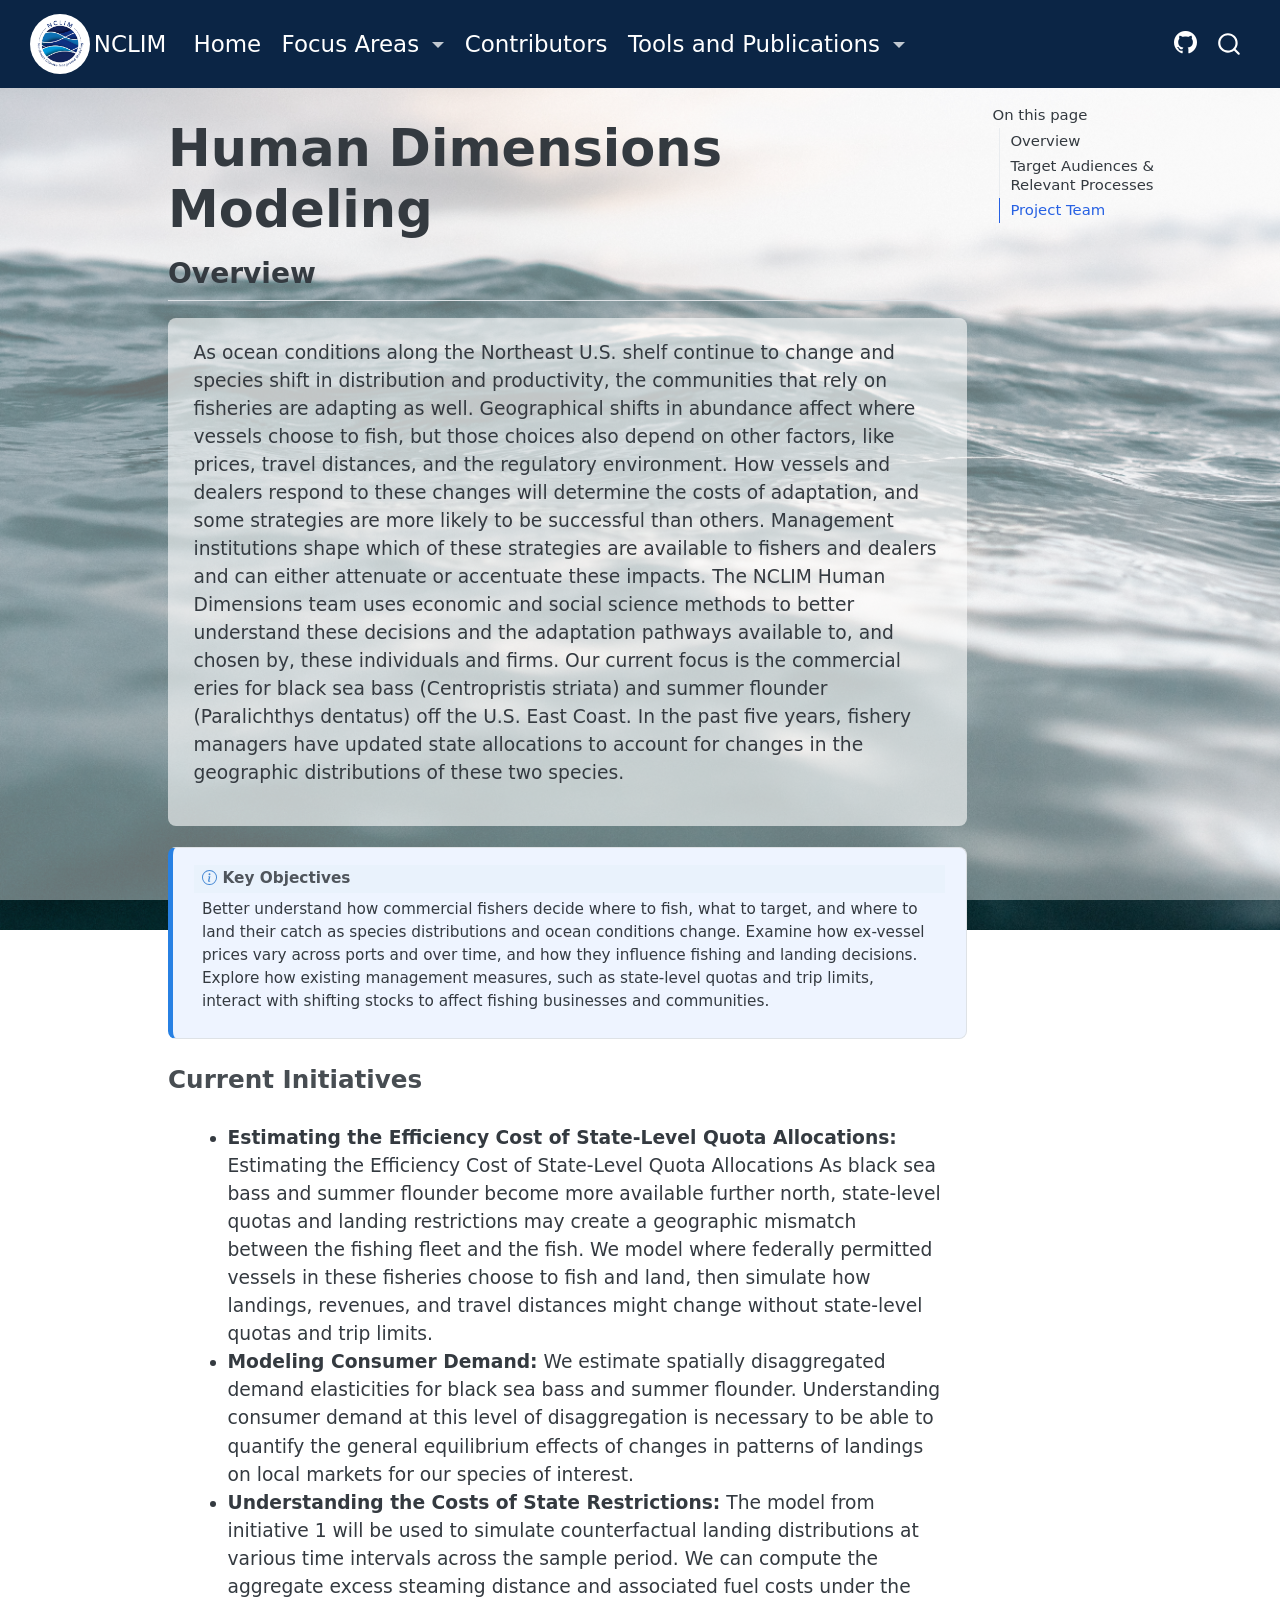
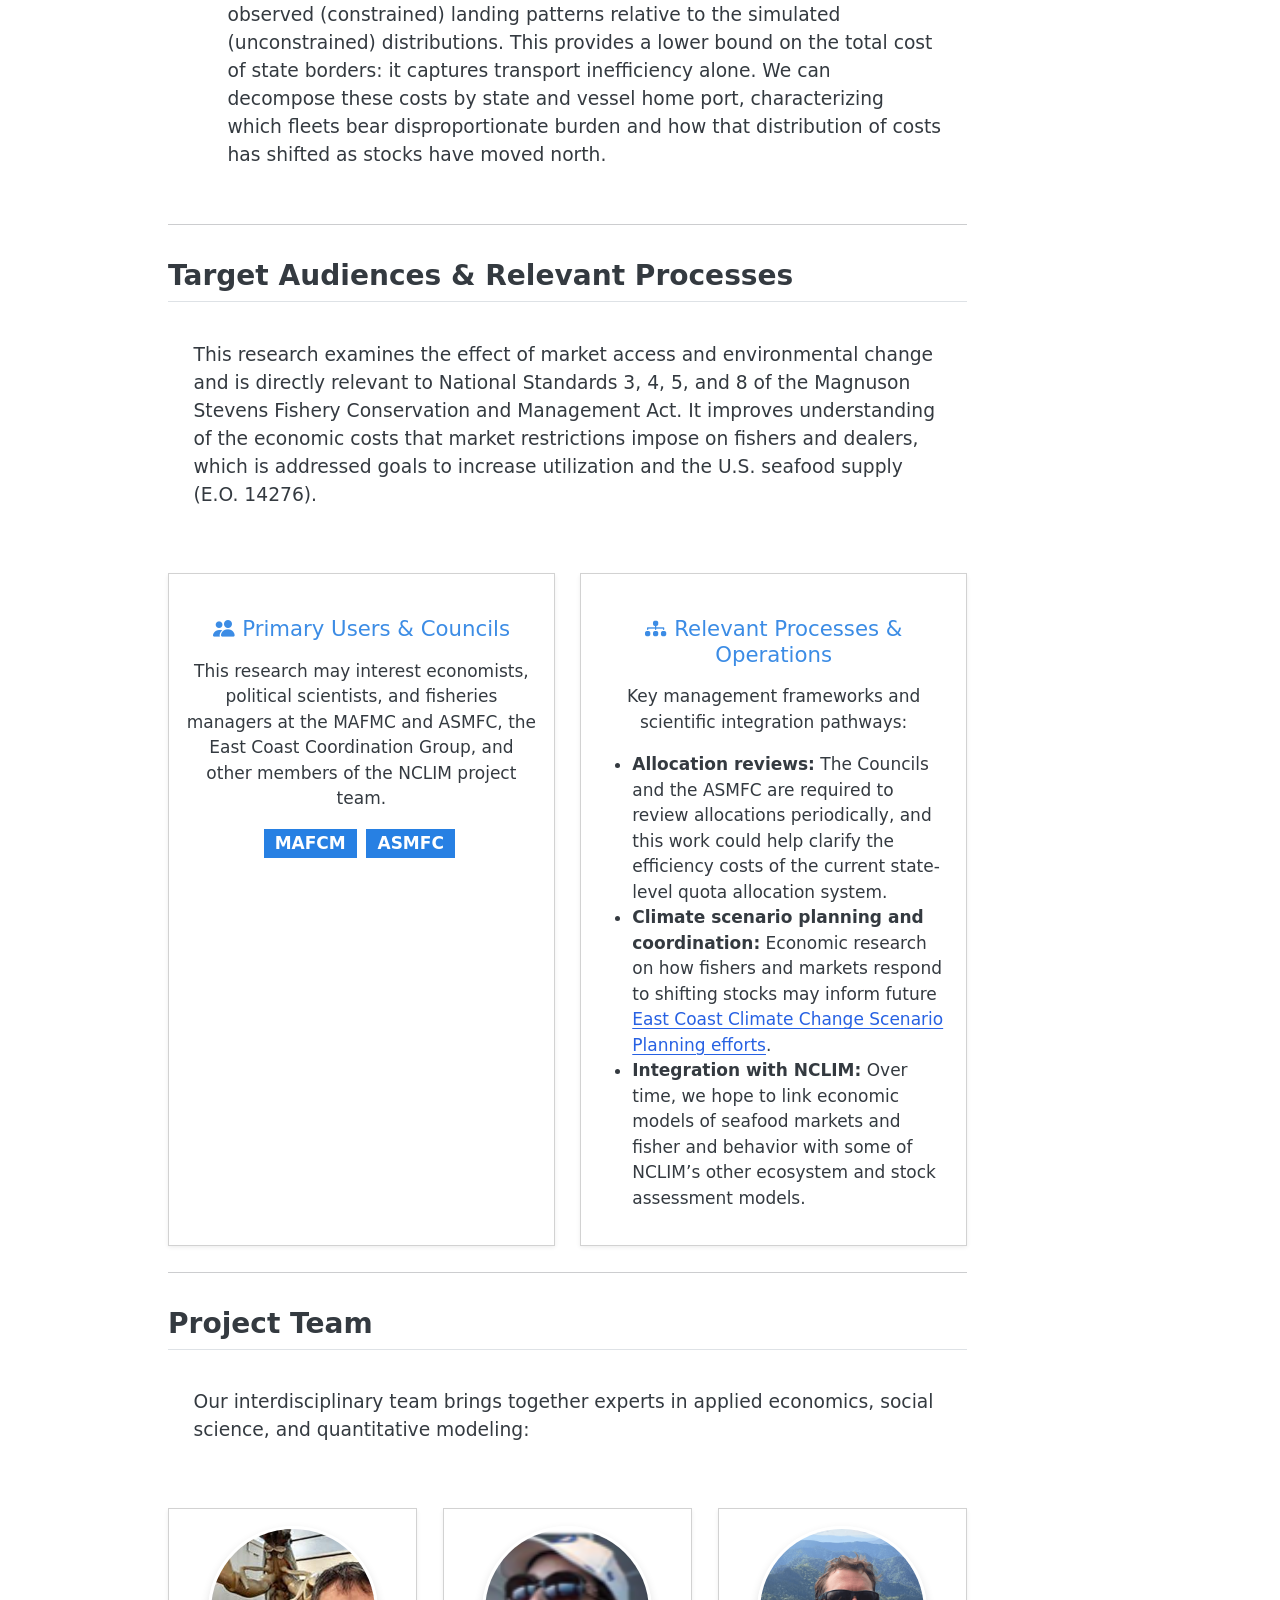
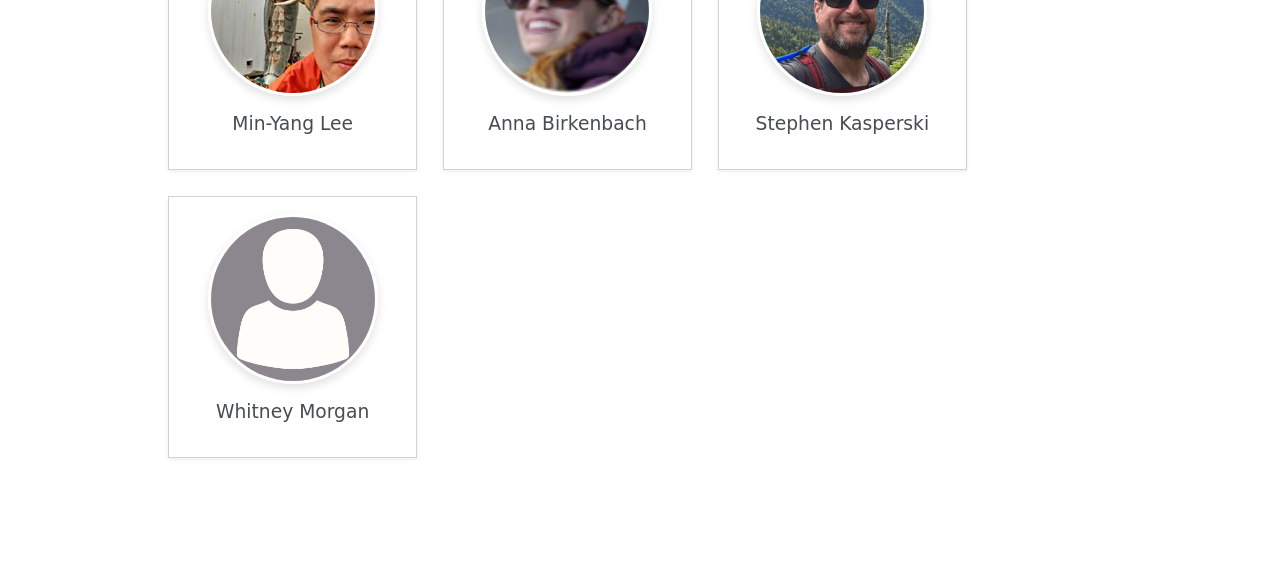
<file: HumanDimensionsModeling.html>
<!DOCTYPE html>
<html xmlns="http://www.w3.org/1999/xhtml" lang="en" xml:lang="en"><head>
  
<link rel="stylesheet" href="styles.css">

<meta charset="utf-8">
<meta name="generator" content="quarto-1.7.31">

<meta name="viewport" content="width=device-width, initial-scale=1.0, user-scalable=yes">


<title>Human Dimensions Modeling – NCLIM</title>
<style>
code{white-space: pre-wrap;}
span.smallcaps{font-variant: small-caps;}
div.columns{display: flex; gap: min(4vw, 1.5em);}
div.column{flex: auto; overflow-x: auto;}
div.hanging-indent{margin-left: 1.5em; text-indent: -1.5em;}
ul.task-list{list-style: none;}
ul.task-list li input[type="checkbox"] {
  width: 0.8em;
  margin: 0 0.8em 0.2em -1em; /* quarto-specific, see https://github.com/quarto-dev/quarto-cli/issues/4556 */ 
  vertical-align: middle;
}
</style>


<script src="site_libs/quarto-nav/quarto-nav.js"></script>
<script src="site_libs/quarto-nav/headroom.min.js"></script>
<script src="site_libs/clipboard/clipboard.min.js"></script>
<script src="site_libs/quarto-search/autocomplete.umd.js"></script>
<script src="site_libs/quarto-search/fuse.min.js"></script>
<script src="site_libs/quarto-search/quarto-search.js"></script>
<meta name="quarto:offset" content="./">
<link href="./Figures/NCLIM_logo.png" rel="icon" type="image/png">
<script src="site_libs/quarto-html/quarto.js" type="module"></script>
<script src="site_libs/quarto-html/tabsets/tabsets.js" type="module"></script>
<script src="site_libs/quarto-html/popper.min.js"></script>
<script src="site_libs/quarto-html/tippy.umd.min.js"></script>
<script src="site_libs/quarto-html/anchor.min.js"></script>
<link href="site_libs/quarto-html/tippy.css" rel="stylesheet">
<link href="site_libs/quarto-html/quarto-syntax-highlighting-e1a5c8363afafaef2c763b6775fbf3ca.css" rel="stylesheet" id="quarto-text-highlighting-styles">
<script src="site_libs/bootstrap/bootstrap.min.js"></script>
<link href="site_libs/bootstrap/bootstrap-icons.css" rel="stylesheet">
<link href="site_libs/bootstrap/bootstrap-fe22d0e00b47e31b9695b964cd763892.min.css" rel="stylesheet" append-hash="true" id="quarto-bootstrap" data-mode="light">
<script id="quarto-search-options" type="application/json">{
  "location": "navbar",
  "copy-button": false,
  "collapse-after": 3,
  "panel-placement": "end",
  "type": "overlay",
  "limit": 50,
  "keyboard-shortcut": [
    "f",
    "/",
    "s"
  ],
  "show-item-context": false,
  "language": {
    "search-no-results-text": "No results",
    "search-matching-documents-text": "matching documents",
    "search-copy-link-title": "Copy link to search",
    "search-hide-matches-text": "Hide additional matches",
    "search-more-match-text": "more match in this document",
    "search-more-matches-text": "more matches in this document",
    "search-clear-button-title": "Clear",
    "search-text-placeholder": "",
    "search-detached-cancel-button-title": "Cancel",
    "search-submit-button-title": "Submit",
    "search-label": "Search"
  }
}</script>


<link rel="stylesheet" href="styles.css">
</head>

<body class="nav-fixed quarto-light">

<div id="quarto-search-results"></div>
  <header id="quarto-header" class="headroom fixed-top">
    <nav class="navbar navbar-expand-lg " data-bs-theme="dark">
      <div class="navbar-container container-fluid">
      <div class="navbar-brand-container mx-auto">
    <a href="./index.html" class="navbar-brand navbar-brand-logo">
    <img src="./Figures/NCLIM_logo.png" alt="" class="navbar-logo">
    </a>
    <a class="navbar-brand" href="./index.html">
    <span class="navbar-title">NCLIM</span>
    </a>
  </div>
            <div id="quarto-search" class="" title="Search"></div>
          <button class="navbar-toggler" type="button" data-bs-toggle="collapse" data-bs-target="#navbarCollapse" aria-controls="navbarCollapse" role="menu" aria-expanded="false" aria-label="Toggle navigation" onclick="if (window.quartoToggleHeadroom) { window.quartoToggleHeadroom(); }">
  <span class="navbar-toggler-icon"></span>
</button>
          <div class="collapse navbar-collapse" id="navbarCollapse">
            <ul class="navbar-nav navbar-nav-scroll me-auto">
  <li class="nav-item">
    <a class="nav-link" href="./index.html"> 
<span class="menu-text">Home</span></a>
  </li>  
  <li class="nav-item dropdown ">
    <a class="nav-link dropdown-toggle" href="#" id="nav-menu-focus-areas" role="link" data-bs-toggle="dropdown" aria-expanded="false">
 <span class="menu-text">Focus Areas</span>
    </a>
    <ul class="dropdown-menu" aria-labelledby="nav-menu-focus-areas">    
        <li>
    <a class="dropdown-item" href="./FisheriesDecisionMaking.html">
 <span class="dropdown-text">Fisheries Decision Making</span></a>
  </li>  
        <li>
    <a class="dropdown-item" href="./ClimateAdaptation.html">
 <span class="dropdown-text">Climate Adaptation</span></a>
  </li>  
        <li>
    <a class="dropdown-item" href="./HumanDimensionsModeling.html">
 <span class="dropdown-text">Human Dimensions Modeling</span></a>
  </li>  
        <li>
    <a class="dropdown-item" href="./BiologicalReferencePoints.html">
 <span class="dropdown-text">Biological Reference Points</span></a>
  </li>  
        <li>
    <a class="dropdown-item" href="./StockAssessment.html">
 <span class="dropdown-text">Stock Assessment</span></a>
  </li>  
        <li>
    <a class="dropdown-item" href="./EcosystemModeling.html">
 <span class="dropdown-text">Ecosystem Modeling</span></a>
  </li>  
    </ul>
  </li>
  <li class="nav-item">
    <a class="nav-link" href="./Contributors.html"> 
<span class="menu-text">Contributors</span></a>
  </li>  
  <li class="nav-item dropdown ">
    <a class="nav-link dropdown-toggle" href="#" id="nav-menu-tools-and-publications" role="link" data-bs-toggle="dropdown" aria-expanded="false">
 <span class="menu-text">Tools and Publications</span>
    </a>
    <ul class="dropdown-menu" aria-labelledby="nav-menu-tools-and-publications">    
        <li>
    <a class="dropdown-item" href="./publications.html">
 <span class="dropdown-text">Peer-Reviewed Publications</span></a>
  </li>  
        <li>
    <a class="dropdown-item" href="./whitepapers.html">
 <span class="dropdown-text">Reports and White Papers</span></a>
  </li>  
        <li>
    <a class="dropdown-item" href="./projects.html">
 <span class="dropdown-text">Project Pages</span></a>
  </li>  
    </ul>
  </li>
</ul>
            <ul class="navbar-nav navbar-nav-scroll ms-auto">
  <li class="nav-item compact">
    <a class="nav-link" href="https://github.com/Northeast-Climate-Integrated-Modeling"> <i class="bi bi-github" role="img">
</i> 
<span class="menu-text"></span></a>
  </li>  
</ul>
          </div> <!-- /navcollapse -->
            <div class="quarto-navbar-tools">
</div>
      </div> <!-- /container-fluid -->
    </nav>
</header>
<!-- content -->
<div id="quarto-content" class="quarto-container page-columns page-rows-contents page-layout-article page-navbar">
<!-- sidebar -->
<!-- margin-sidebar -->
    <div id="quarto-margin-sidebar" class="sidebar margin-sidebar">
        <nav id="TOC" role="doc-toc" class="toc-active">
    <h2 id="toc-title">On this page</h2>
   
  <ul>
  <li><a href="#overview" id="toc-overview" class="nav-link active" data-scroll-target="#overview">Overview</a>
  <ul class="collapse">
  <li><a href="#current-initiatives" id="toc-current-initiatives" class="nav-link" data-scroll-target="#current-initiatives">Current Initiatives</a></li>
  </ul></li>
  <li><a href="#target-audiences-relevant-processes" id="toc-target-audiences-relevant-processes" class="nav-link" data-scroll-target="#target-audiences-relevant-processes">Target Audiences &amp; Relevant Processes</a></li>
  <li><a href="#project-team" id="toc-project-team" class="nav-link" data-scroll-target="#project-team">Project Team</a></li>
  </ul>
</nav>
    </div>
<!-- main -->
<main class="content" id="quarto-document-content">

<header id="title-block-header" class="quarto-title-block default">
<div class="quarto-title">
<h1 class="title">Human Dimensions Modeling</h1>
</div>



<div class="quarto-title-meta">

    
  
    
  </div>
  


</header>


<section id="overview" class="level2">
<h2 class="anchored" data-anchor-id="overview">Overview</h2>
<div class="background-callout">
<p>As ocean conditions along the Northeast U.S. shelf continue to change and species shift in distribution and productivity, 
the communities that rely on fisheries are adapting as well. Geographical shifts in abundance affect where vessels choose to fish, 
but those choices also depend on other factors, like prices, travel distances, and the regulatory environment. How vessels and 
dealers respond to these changes will determine the costs of adaptation, and some strategies are more likely to be successful than 
others. Management institutions shape which of these strategies are available to fishers and dealers and can either attenuate or 
accentuate these impacts. The NCLIM Human Dimensions team uses economic and social science methods to better understand these 
decisions and the adaptation pathways available to, and chosen by, these individuals and firms. Our current focus is the commercial 
eries for black sea bass (Centropristis striata) and summer flounder (Paralichthys dentatus) off the U.S. East Coast. In the past 
five years, fishery managers have updated state allocations to account for changes in the geographic distributions of these two 
species.</p>
</div>
<div class="callout callout-style-default callout-note callout-titled">
<div class="callout-header d-flex align-content-center">
<div class="callout-icon-container">
<i class="callout-icon"></i>
</div>
<div class="callout-title-container flex-fill">
Key Objectives
</div>
</div>
<div class="callout-body-container callout-body">
<p>Better understand how commercial fishers decide where to fish, what to target, and where to land their catch as species 
distributions and ocean conditions change.
Examine how ex-vessel prices vary across ports and over time, and how they influence fishing and landing decisions.
Explore how existing management measures, such as state-level quotas and trip limits, interact with shifting stocks to affect 
fishing businesses and communities.
</p>
</div>
</div>
<section id="current-initiatives" class="level3">
<h3 class="anchored" data-anchor-id="current-initiatives">Current Initiatives</h3>
<div class="background-callout">
<ul>
<li><strong>Estimating the Efficiency Cost of State-Level Quota Allocations:</strong> Estimating the Efficiency Cost of State-Level 
Quota Allocations
As black sea bass and summer flounder become more available further north, state-level quotas and landing restrictions may create a 
geographic mismatch between the fishing fleet and the fish. We model where federally permitted vessels in these fisheries choose to 
fish and land, then simulate how landings, revenues, and travel distances might change without state-level quotas and trip limits.
</li>
<li><strong>Modeling Consumer Demand:</strong> We estimate spatially disaggregated demand elasticities for black sea bass and summer 
flounder. Understanding consumer demand at this level of disaggregation is necessary to be able to quantify the general equilibrium 
effects of changes in patterns of landings on local markets for our species of interest.</li>
<li><strong>Understanding the Costs of State Restrictions:</strong> The model from initiative 1 will be used to simulate 
counterfactual landing distributions at various time intervals across the sample period. We can compute the aggregate excess 
steaming distance and associated fuel costs under the observed (constrained) landing patterns relative to the simulated 
(unconstrained) distributions. This provides a lower bound on the total cost of state borders: it captures transport inefficiency 
alone. We can decompose these costs by state and vessel home port, characterizing which fleets bear disproportionate burden and how 
that distribution of costs has shifted as stocks have moved north.</li>
</ul>
</div>
<hr>
</section>
</section>
<section id="target-audiences-relevant-processes" class="level2">
<h2 class="anchored" data-anchor-id="target-audiences-relevant-processes">Target Audiences &amp; Relevant Processes</h2>
<div class="background-callout">
<p>This research examines the effect of market access and environmental change and is directly relevant to National 
Standards 3, 4, 5, and 8 of the Magnuson Stevens Fishery Conservation and Management Act. It improves understanding of the 
economic costs that market restrictions impose on fishers and dealers, which is addressed goals to increase utilization and 
the U.S. seafood supply (E.O. 14276).</p>
</div>
<div class="grid my-4">
<div class="g-col-12 g-col-md-6">
<div class="card h-100 shadow-sm">
<div class="card-body">
<h4 class="card-title text-primary anchored">
<p><i class="bi bi-people-fill me-2"></i>Primary Users &amp; Councils</p>
</h4>
<p class="card-text text-muted mb-3">
</p><p>This research may interest economists, political scientists, and fisheries managers at the MAFMC and ASMFC, 
the East Coast Coordination Group, and other members of the NCLIM project team.</p>
<p></p>
<p><span class="badge bg-primary fs-6 me-1 mb-2">MAFCM</span> 
<span class="badge bg-primary fs-6 me-1 mb-2">ASMFC</span> 
</p>
</div>
</div>
</div>
<div class="g-col-12 g-col-md-6">
<div class="card h-100 shadow-sm">
<div class="card-body">
<h4 class="card-title text-primary anchored">
<p><i class="bi bi-diagram-3-fill me-2"></i>Relevant Processes &amp; Operations</p>
</h4>
<p class="card-text text-muted mb-3">
</p><p>Key management frameworks and scientific integration pathways:</p>
<p></p>
<ul>
<li><strong>Allocation reviews:</strong> The Councils and the ASMFC are required to review allocations periodically, and this 
work could help clarify the efficiency costs of the current state-level quota allocation system.</li>
<li><strong>Climate scenario planning and coordination:</strong> Economic research on how fishers and markets respond to shifting 
stocks may inform future <a href="https://www.mafmc.org/climate-change-scenario-planning">East Coast Climate Change Scenario 
Planning efforts</a>.</li>
<li><strong>Integration with NCLIM:</strong> Over time, we hope to link economic models of seafood markets and fisher and behavior 
with some of NCLIM’s other ecosystem and stock assessment models. </li>
</ul>
</div>
</div>
</div>
</div>
<hr>
</section>
<section id="project-team" class="level2">
<h2 class="anchored" data-anchor-id="project-team">Project Team</h2>
<div class="background-callout">
<p>Our interdisciplinary team brings together experts in applied economics, social science, and quantitative modeling:</p>
</div>
<div class="grid my-4">
  <div class="g-col-12 g-col-sm-6 g-col-lg-4">
<div class="card text-center h-100 shadow-sm">
<div class="card-body">
<div class="mb-3">
<p><img src="Figures/Contributors/MLee.jpg" class="img-fluid"></p>
</div>
<h5 class="card-title mb-1 anchored">
<p>Min-Yang Lee</p>
</h5>
</div>
</div>
</div>
<div class="g-col-12 g-col-sm-6 g-col-lg-4">
<div class="card text-center h-100 shadow-sm">
<div class="card-body">
<div class="mb-3">
<p><img src="Figures/Contributors/ABirkenbach.png" class="img-fluid"></p>
</div>
<h5 class="card-title mb-1 anchored">
<p>Anna Birkenbach</p>
</h5>
</div>
</div>
</div>
<div class="g-col-12 g-col-sm-6 g-col-lg-4">
<div class="card text-center h-100 shadow-sm">
<div class="card-body">
<div class="mb-3">
<p><img src="Figures/Contributors/SKasperski.png" class="img-fluid"></p>
</div>
<h5 class="card-title mb-1 anchored">
<p>Stephen Kasperski</p>
</h5>
</div>
</div>
</div>
<div class="g-col-12 g-col-sm-6 g-col-lg-4">
<div class="card text-center h-100 shadow-sm">
<div class="card-body">
<div class="mb-3">
<p><img src="Figures/Contributors/avatar.png" class="img-fluid"></p>
</div>
<h5 class="card-title mb-1 anchored">
<p>Whitney Morgan</p>
</h5>
</div>
</div>
</div>
</div>


</section>

</main> <!-- /main -->
<script id="quarto-html-after-body" type="application/javascript">
  window.document.addEventListener("DOMContentLoaded", function (event) {
    const icon = "";
    const anchorJS = new window.AnchorJS();
    anchorJS.options = {
      placement: 'right',
      icon: icon
    };
    anchorJS.add('.anchored');
    const isCodeAnnotation = (el) => {
      for (const clz of el.classList) {
        if (clz.startsWith('code-annotation-')) {                     
          return true;
        }
      }
      return false;
    }
    const onCopySuccess = function(e) {
      // button target
      const button = e.trigger;
      // don't keep focus
      button.blur();
      // flash "checked"
      button.classList.add('code-copy-button-checked');
      var currentTitle = button.getAttribute("title");
      button.setAttribute("title", "Copied!");
      let tooltip;
      if (window.bootstrap) {
        button.setAttribute("data-bs-toggle", "tooltip");
        button.setAttribute("data-bs-placement", "left");
        button.setAttribute("data-bs-title", "Copied!");
        tooltip = new bootstrap.Tooltip(button, 
          { trigger: "manual", 
            customClass: "code-copy-button-tooltip",
            offset: [0, -8]});
        tooltip.show();    
      }
      setTimeout(function() {
        if (tooltip) {
          tooltip.hide();
          button.removeAttribute("data-bs-title");
          button.removeAttribute("data-bs-toggle");
          button.removeAttribute("data-bs-placement");
        }
        button.setAttribute("title", currentTitle);
        button.classList.remove('code-copy-button-checked');
      }, 1000);
      // clear code selection
      e.clearSelection();
    }
    const getTextToCopy = function(trigger) {
        const codeEl = trigger.previousElementSibling.cloneNode(true);
        for (const childEl of codeEl.children) {
          if (isCodeAnnotation(childEl)) {
            childEl.remove();
          }
        }
        return codeEl.innerText;
    }
    const clipboard = new window.ClipboardJS('.code-copy-button:not([data-in-quarto-modal])', {
      text: getTextToCopy
    });
    clipboard.on('success', onCopySuccess);
    if (window.document.getElementById('quarto-embedded-source-code-modal')) {
      const clipboardModal = new window.ClipboardJS('.code-copy-button[data-in-quarto-modal]', {
        text: getTextToCopy,
        container: window.document.getElementById('quarto-embedded-source-code-modal')
      });
      clipboardModal.on('success', onCopySuccess);
    }
      var localhostRegex = new RegExp(/^(?:http|https):\/\/localhost\:?[0-9]*\//);
      var mailtoRegex = new RegExp(/^mailto:/);
        var filterRegex = new RegExp('/' + window.location.host + '/');
      var isInternal = (href) => {
          return filterRegex.test(href) || localhostRegex.test(href) || mailtoRegex.test(href);
      }
      // Inspect non-navigation links and adorn them if external
     var links = window.document.querySelectorAll('a[href]:not(.nav-link):not(.navbar-brand):not(.toc-action):not(.sidebar-link):not(.sidebar-item-toggle):not(.pagination-link):not(.no-external):not([aria-hidden]):not(.dropdown-item):not(.quarto-navigation-tool):not(.about-link)');
      for (var i=0; i<links.length; i++) {
        const link = links[i];
        if (!isInternal(link.href)) {
          // undo the damage that might have been done by quarto-nav.js in the case of
          // links that we want to consider external
          if (link.dataset.originalHref !== undefined) {
            link.href = link.dataset.originalHref;
          }
        }
      }
    function tippyHover(el, contentFn, onTriggerFn, onUntriggerFn) {
      const config = {
        allowHTML: true,
        maxWidth: 500,
        delay: 100,
        arrow: false,
        appendTo: function(el) {
            return el.parentElement;
        },
        interactive: true,
        interactiveBorder: 10,
        theme: 'quarto',
        placement: 'bottom-start',
      };
      if (contentFn) {
        config.content = contentFn;
      }
      if (onTriggerFn) {
        config.onTrigger = onTriggerFn;
      }
      if (onUntriggerFn) {
        config.onUntrigger = onUntriggerFn;
      }
      window.tippy(el, config); 
    }
    const noterefs = window.document.querySelectorAll('a[role="doc-noteref"]');
    for (var i=0; i<noterefs.length; i++) {
      const ref = noterefs[i];
      tippyHover(ref, function() {
        // use id or data attribute instead here
        let href = ref.getAttribute('data-footnote-href') || ref.getAttribute('href');
        try { href = new URL(href).hash; } catch {}
        const id = href.replace(/^#\/?/, "");
        const note = window.document.getElementById(id);
        if (note) {
          return note.innerHTML;
        } else {
          return "";
        }
      });
    }
    const xrefs = window.document.querySelectorAll('a.quarto-xref');
    const processXRef = (id, note) => {
      // Strip column container classes
      const stripColumnClz = (el) => {
        el.classList.remove("page-full", "page-columns");
        if (el.children) {
          for (const child of el.children) {
            stripColumnClz(child);
          }
        }
      }
      stripColumnClz(note)
      if (id === null || id.startsWith('sec-')) {
        // Special case sections, only their first couple elements
        const container = document.createElement("div");
        if (note.children && note.children.length > 2) {
          container.appendChild(note.children[0].cloneNode(true));
          for (let i = 1; i < note.children.length; i++) {
            const child = note.children[i];
            if (child.tagName === "P" && child.innerText === "") {
              continue;
            } else {
              container.appendChild(child.cloneNode(true));
              break;
            }
          }
          if (window.Quarto?.typesetMath) {
            window.Quarto.typesetMath(container);
          }
          return container.innerHTML
        } else {
          if (window.Quarto?.typesetMath) {
            window.Quarto.typesetMath(note);
          }
          return note.innerHTML;
        }
      } else {
        // Remove any anchor links if they are present
        const anchorLink = note.querySelector('a.anchorjs-link');
        if (anchorLink) {
          anchorLink.remove();
        }
        if (window.Quarto?.typesetMath) {
          window.Quarto.typesetMath(note);
        }
        if (note.classList.contains("callout")) {
          return note.outerHTML;
        } else {
          return note.innerHTML;
        }
      }
    }
    for (var i=0; i<xrefs.length; i++) {
      const xref = xrefs[i];
      tippyHover(xref, undefined, function(instance) {
        instance.disable();
        let url = xref.getAttribute('href');
        let hash = undefined; 
        if (url.startsWith('#')) {
          hash = url;
        } else {
          try { hash = new URL(url).hash; } catch {}
        }
        if (hash) {
          const id = hash.replace(/^#\/?/, "");
          const note = window.document.getElementById(id);
          if (note !== null) {
            try {
              const html = processXRef(id, note.cloneNode(true));
              instance.setContent(html);
            } finally {
              instance.enable();
              instance.show();
            }
          } else {
            // See if we can fetch this
            fetch(url.split('#')[0])
            .then(res => res.text())
            .then(html => {
              const parser = new DOMParser();
              const htmlDoc = parser.parseFromString(html, "text/html");
              const note = htmlDoc.getElementById(id);
              if (note !== null) {
                const html = processXRef(id, note);
                instance.setContent(html);
              } 
            }).finally(() => {
              instance.enable();
              instance.show();
            });
          }
        } else {
          // See if we can fetch a full url (with no hash to target)
          // This is a special case and we should probably do some content thinning / targeting
          fetch(url)
          .then(res => res.text())
          .then(html => {
            const parser = new DOMParser();
            const htmlDoc = parser.parseFromString(html, "text/html");
            const note = htmlDoc.querySelector('main.content');
            if (note !== null) {
              // This should only happen for chapter cross references
              // (since there is no id in the URL)
              // remove the first header
              if (note.children.length > 0 && note.children[0].tagName === "HEADER") {
                note.children[0].remove();
              }
              const html = processXRef(null, note);
              instance.setContent(html);
            } 
          }).finally(() => {
            instance.enable();
            instance.show();
          });
        }
      }, function(instance) {
      });
    }
        let selectedAnnoteEl;
        const selectorForAnnotation = ( cell, annotation) => {
          let cellAttr = 'data-code-cell="' + cell + '"';
          let lineAttr = 'data-code-annotation="' +  annotation + '"';
          const selector = 'span[' + cellAttr + '][' + lineAttr + ']';
          return selector;
        }
        const selectCodeLines = (annoteEl) => {
          const doc = window.document;
          const targetCell = annoteEl.getAttribute("data-target-cell");
          const targetAnnotation = annoteEl.getAttribute("data-target-annotation");
          const annoteSpan = window.document.querySelector(selectorForAnnotation(targetCell, targetAnnotation));
          const lines = annoteSpan.getAttribute("data-code-lines").split(",");
          const lineIds = lines.map((line) => {
            return targetCell + "-" + line;
          })
          let top = null;
          let height = null;
          let parent = null;
          if (lineIds.length > 0) {
              //compute the position of the single el (top and bottom and make a div)
              const el = window.document.getElementById(lineIds[0]);
              top = el.offsetTop;
              height = el.offsetHeight;
              parent = el.parentElement.parentElement;
            if (lineIds.length > 1) {
              const lastEl = window.document.getElementById(lineIds[lineIds.length - 1]);
              const bottom = lastEl.offsetTop + lastEl.offsetHeight;
              height = bottom - top;
            }
            if (top !== null && height !== null && parent !== null) {
              // cook up a div (if necessary) and position it 
              let div = window.document.getElementById("code-annotation-line-highlight");
              if (div === null) {
                div = window.document.createElement("div");
                div.setAttribute("id", "code-annotation-line-highlight");
                div.style.position = 'absolute';
                parent.appendChild(div);
              }
              div.style.top = top - 2 + "px";
              div.style.height = height + 4 + "px";
              div.style.left = 0;
              let gutterDiv = window.document.getElementById("code-annotation-line-highlight-gutter");
              if (gutterDiv === null) {
                gutterDiv = window.document.createElement("div");
                gutterDiv.setAttribute("id", "code-annotation-line-highlight-gutter");
                gutterDiv.style.position = 'absolute';
                const codeCell = window.document.getElementById(targetCell);
                const gutter = codeCell.querySelector('.code-annotation-gutter');
                gutter.appendChild(gutterDiv);
              }
              gutterDiv.style.top = top - 2 + "px";
              gutterDiv.style.height = height + 4 + "px";
            }
            selectedAnnoteEl = annoteEl;
          }
        };
        const unselectCodeLines = () => {
          const elementsIds = ["code-annotation-line-highlight", "code-annotation-line-highlight-gutter"];
          elementsIds.forEach((elId) => {
            const div = window.document.getElementById(elId);
            if (div) {
              div.remove();
            }
          });
          selectedAnnoteEl = undefined;
        };
          // Handle positioning of the toggle
      window.addEventListener(
        "resize",
        throttle(() => {
          elRect = undefined;
          if (selectedAnnoteEl) {
            selectCodeLines(selectedAnnoteEl);
          }
        }, 10)
      );
      function throttle(fn, ms) {
      let throttle = false;
      let timer;
        return (...args) => {
          if(!throttle) { // first call gets through
              fn.apply(this, args);
              throttle = true;
          } else { // all the others get throttled
              if(timer) clearTimeout(timer); // cancel #2
              timer = setTimeout(() => {
                fn.apply(this, args);
                timer = throttle = false;
              }, ms);
          }
        };
      }
        // Attach click handler to the DT
        const annoteDls = window.document.querySelectorAll('dt[data-target-cell]');
        for (const annoteDlNode of annoteDls) {
          annoteDlNode.addEventListener('click', (event) => {
            const clickedEl = event.target;
            if (clickedEl !== selectedAnnoteEl) {
              unselectCodeLines();
              const activeEl = window.document.querySelector('dt[data-target-cell].code-annotation-active');
              if (activeEl) {
                activeEl.classList.remove('code-annotation-active');
              }
              selectCodeLines(clickedEl);
              clickedEl.classList.add('code-annotation-active');
            } else {
              // Unselect the line
              unselectCodeLines();
              clickedEl.classList.remove('code-annotation-active');
            }
          });
        }
    const findCites = (el) => {
      const parentEl = el.parentElement;
      if (parentEl) {
        const cites = parentEl.dataset.cites;
        if (cites) {
          return {
            el,
            cites: cites.split(' ')
          };
        } else {
          return findCites(el.parentElement)
        }
      } else {
        return undefined;
      }
    };
    var bibliorefs = window.document.querySelectorAll('a[role="doc-biblioref"]');
    for (var i=0; i<bibliorefs.length; i++) {
      const ref = bibliorefs[i];
      const citeInfo = findCites(ref);
      if (citeInfo) {
        tippyHover(citeInfo.el, function() {
          var popup = window.document.createElement('div');
          citeInfo.cites.forEach(function(cite) {
            var citeDiv = window.document.createElement('div');
            citeDiv.classList.add('hanging-indent');
            citeDiv.classList.add('csl-entry');
            var biblioDiv = window.document.getElementById('ref-' + cite);
            if (biblioDiv) {
              citeDiv.innerHTML = biblioDiv.innerHTML;
            }
            popup.appendChild(citeDiv);
          });
          return popup.innerHTML;
        });
      }
    }
  });
  </script>
</div> <!-- /content -->




</body></html>
</file>
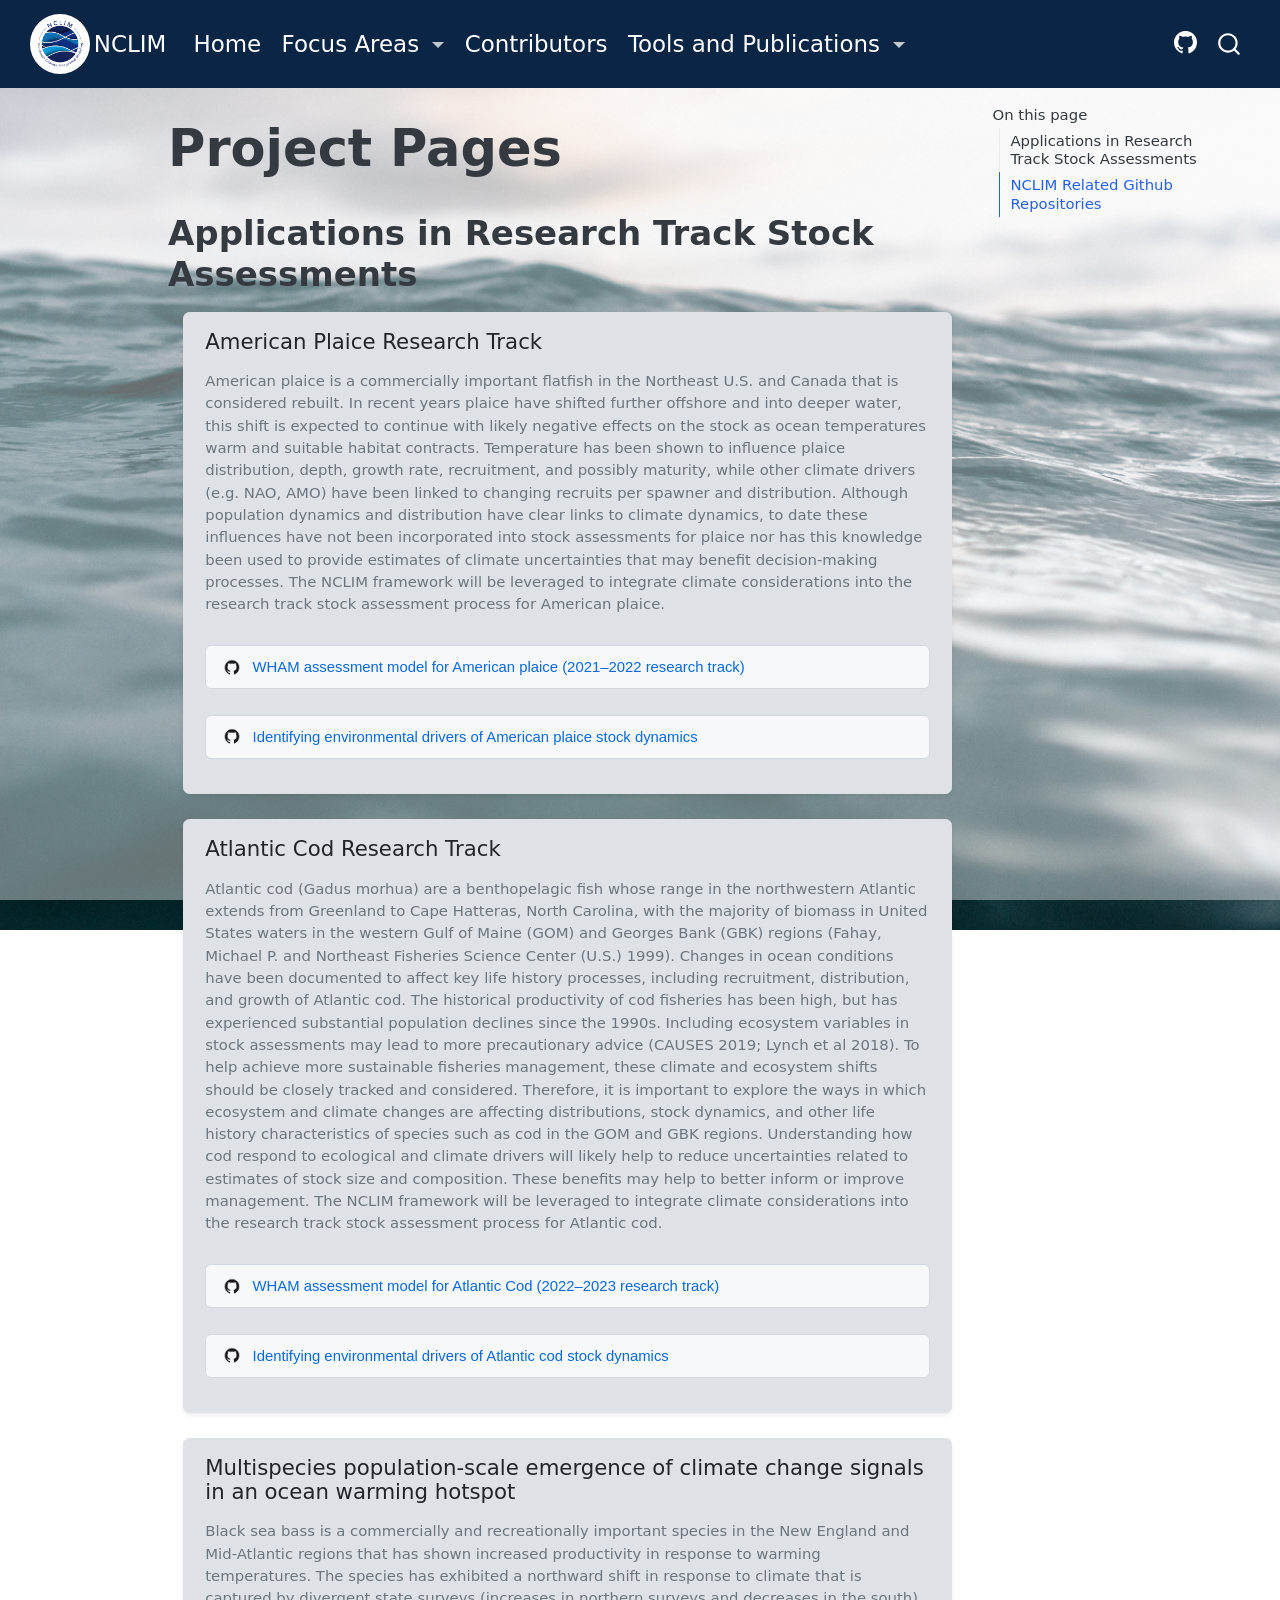
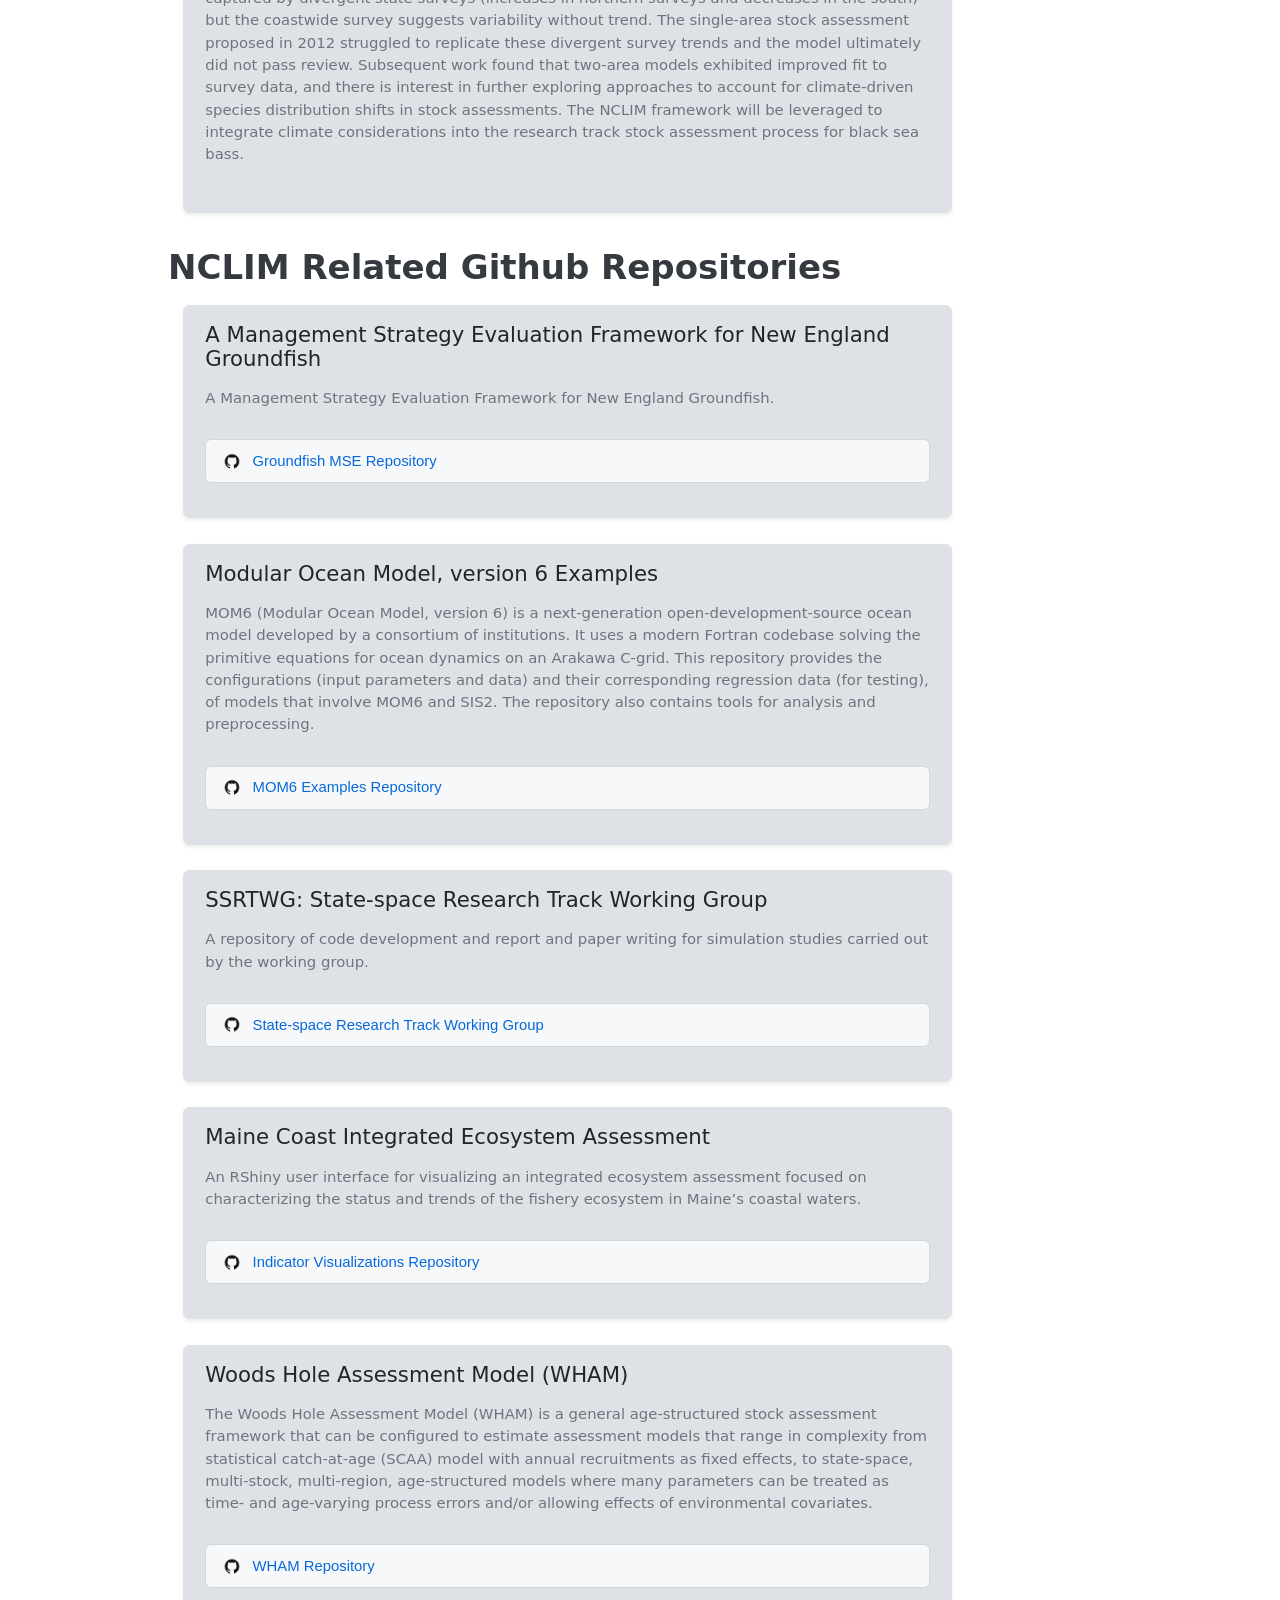
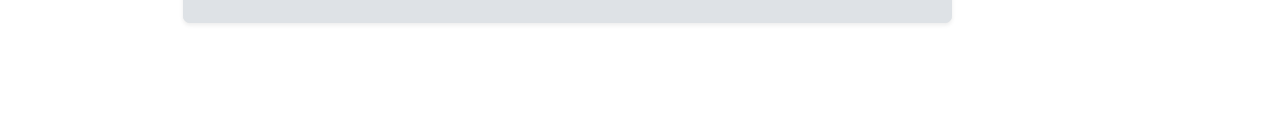
<file: projects.html>
<!DOCTYPE html>
<html xmlns="http://www.w3.org/1999/xhtml" lang="en" xml:lang="en"><head>
  
<link rel="stylesheet" href="styles.css">

<meta charset="utf-8">
<meta name="generator" content="quarto-1.7.31">

<meta name="viewport" content="width=device-width, initial-scale=1.0, user-scalable=yes">


<title>Project Pages – NCLIM</title>
<style>
code{white-space: pre-wrap;}
span.smallcaps{font-variant: small-caps;}
div.columns{display: flex; gap: min(4vw, 1.5em);}
div.column{flex: auto; overflow-x: auto;}
div.hanging-indent{margin-left: 1.5em; text-indent: -1.5em;}
ul.task-list{list-style: none;}
ul.task-list li input[type="checkbox"] {
  width: 0.8em;
  margin: 0 0.8em 0.2em -1em; /* quarto-specific, see https://github.com/quarto-dev/quarto-cli/issues/4556 */ 
  vertical-align: middle;
}
</style>


<script src="site_libs/quarto-nav/quarto-nav.js"></script>
<script src="site_libs/quarto-nav/headroom.min.js"></script>
<script src="site_libs/clipboard/clipboard.min.js"></script>
<script src="site_libs/quarto-search/autocomplete.umd.js"></script>
<script src="site_libs/quarto-search/fuse.min.js"></script>
<script src="site_libs/quarto-search/quarto-search.js"></script>
<meta name="quarto:offset" content="./">
<link href="./Figures/NCLIM_logo.png" rel="icon" type="image/png">
<script src="site_libs/quarto-html/quarto.js" type="module"></script>
<script src="site_libs/quarto-html/tabsets/tabsets.js" type="module"></script>
<script src="site_libs/quarto-html/popper.min.js"></script>
<script src="site_libs/quarto-html/tippy.umd.min.js"></script>
<script src="site_libs/quarto-html/anchor.min.js"></script>
<link href="site_libs/quarto-html/tippy.css" rel="stylesheet">
<link href="site_libs/quarto-html/quarto-syntax-highlighting-e1a5c8363afafaef2c763b6775fbf3ca.css" rel="stylesheet" id="quarto-text-highlighting-styles">
<script src="site_libs/bootstrap/bootstrap.min.js"></script>
<link href="site_libs/bootstrap/bootstrap-icons.css" rel="stylesheet">
<link href="site_libs/bootstrap/bootstrap-fe22d0e00b47e31b9695b964cd763892.min.css" rel="stylesheet" append-hash="true" id="quarto-bootstrap" data-mode="light">
<script id="quarto-search-options" type="application/json">{
  "location": "navbar",
  "copy-button": false,
  "collapse-after": 3,
  "panel-placement": "end",
  "type": "overlay",
  "limit": 50,
  "keyboard-shortcut": [
    "f",
    "/",
    "s"
  ],
  "show-item-context": false,
  "language": {
    "search-no-results-text": "No results",
    "search-matching-documents-text": "matching documents",
    "search-copy-link-title": "Copy link to search",
    "search-hide-matches-text": "Hide additional matches",
    "search-more-match-text": "more match in this document",
    "search-more-matches-text": "more matches in this document",
    "search-clear-button-title": "Clear",
    "search-text-placeholder": "",
    "search-detached-cancel-button-title": "Cancel",
    "search-submit-button-title": "Submit",
    "search-label": "Search"
  }
}</script>


<link rel="stylesheet" href="styles.css">
</head>

<body class="nav-fixed quarto-light">

<div id="quarto-search-results"></div>
  <header id="quarto-header" class="headroom fixed-top">
    <nav class="navbar navbar-expand-lg " data-bs-theme="dark">
      <div class="navbar-container container-fluid">
      <div class="navbar-brand-container mx-auto">
    <a href="./index.html" class="navbar-brand navbar-brand-logo">
    <img src="./Figures/NCLIM_logo.png" alt="" class="navbar-logo">
    </a>
    <a class="navbar-brand" href="./index.html">
    <span class="navbar-title">NCLIM</span>
    </a>
  </div>
            <div id="quarto-search" class="" title="Search"></div>
          <button class="navbar-toggler" type="button" data-bs-toggle="collapse" data-bs-target="#navbarCollapse" aria-controls="navbarCollapse" role="menu" aria-expanded="false" aria-label="Toggle navigation" onclick="if (window.quartoToggleHeadroom) { window.quartoToggleHeadroom(); }">
  <span class="navbar-toggler-icon"></span>
</button>
          <div class="collapse navbar-collapse" id="navbarCollapse">
            <ul class="navbar-nav navbar-nav-scroll me-auto">
  <li class="nav-item">
    <a class="nav-link" href="./index.html"> 
<span class="menu-text">Home</span></a>
  </li>  
  <li class="nav-item dropdown ">
    <a class="nav-link dropdown-toggle" href="#" id="nav-menu-focus-areas" role="link" data-bs-toggle="dropdown" aria-expanded="false">
 <span class="menu-text">Focus Areas</span>
    </a>
    <ul class="dropdown-menu" aria-labelledby="nav-menu-focus-areas">    
        <li>
    <a class="dropdown-item" href="./FisheriesDecisionMaking.html">
 <span class="dropdown-text">Fisheries Decision Making</span></a>
  </li>  
        <li>
    <a class="dropdown-item" href="./ClimateAdaptation.html">
 <span class="dropdown-text">Climate Adaptation</span></a>
  </li>  
        <li>
    <a class="dropdown-item" href="./HumanDimensionsModeling.html">
 <span class="dropdown-text">Human Dimensions Modeling</span></a>
  </li>  
        <li>
    <a class="dropdown-item" href="./BiologicalReferencePoints.html">
 <span class="dropdown-text">Biological Reference Points</span></a>
  </li>  
        <li>
    <a class="dropdown-item" href="./StockAssessment.html">
 <span class="dropdown-text">Stock Assessment</span></a>
  </li>  
        <li>
    <a class="dropdown-item" href="./EcosystemModeling.html">
 <span class="dropdown-text">Ecosystem Modeling</span></a>
  </li>  
    </ul>
  </li>
  <li class="nav-item">
    <a class="nav-link" href="./Contributors.html"> 
<span class="menu-text">Contributors</span></a>
  </li>  
  <li class="nav-item dropdown ">
    <a class="nav-link dropdown-toggle" href="#" id="nav-menu-tools-and-publications" role="link" data-bs-toggle="dropdown" aria-expanded="false">
 <span class="menu-text">Tools and Publications</span>
    </a>
    <ul class="dropdown-menu" aria-labelledby="nav-menu-tools-and-publications">    
        <li>
    <a class="dropdown-item" href="./publications.html">
 <span class="dropdown-text">Peer-Reviewed Publications</span></a>
  </li>  
        <li>
    <a class="dropdown-item" href="./whitepapers.html">
 <span class="dropdown-text">Reports and White Papers</span></a>
  </li>  
        <li>
    <a class="dropdown-item" href="./projects.html">
 <span class="dropdown-text">Project Pages</span></a>
  </li>  
    </ul>
  </li>
</ul>
            <ul class="navbar-nav navbar-nav-scroll ms-auto">
  <li class="nav-item compact">
    <a class="nav-link" href="https://github.com/Northeast-Climate-Integrated-Modeling"> <i class="bi bi-github" role="img">
</i> 
<span class="menu-text"></span></a>
  </li>  
</ul>
          </div> <!-- /navcollapse -->
            <div class="quarto-navbar-tools">
</div>
      </div> <!-- /container-fluid -->
    </nav>
</header>
<!-- content -->
<div id="quarto-content" class="quarto-container page-columns page-rows-contents page-layout-article page-navbar">
<!-- sidebar -->
<!-- margin-sidebar -->
    <div id="quarto-margin-sidebar" class="sidebar margin-sidebar">
        <nav id="TOC" role="doc-toc" class="toc-active">
    <h2 id="toc-title">On this page</h2>
   
  <ul>
  <li><a href="#applications-in-research-track-stock-assessments" id="toc-applications-in-research-track-stock-assessments" class="nav-link active" data-scroll-target="#applications-in-research-track-stock-assessments">Applications in Research Track Stock Assessments</a></li>
  <li><a href="#nclim-related-github-repositories" id="toc-nclim-related-github-repositories" class="nav-link" data-scroll-target="#nclim-related-github-repositories">NCLIM Related Github Repositories</a></li>
  </ul>
</nav>
    </div>
<!-- main -->
<main class="content" id="quarto-document-content">

<header id="title-block-header" class="quarto-title-block default">
<div class="quarto-title">
<h1 class="title">Project Pages</h1>
</div>



<div class="quarto-title-meta">

    
  
    
  </div>
  


</header>


<section id="applications-in-research-track-stock-assessments" class="level1">
<h1>Applications in Research Track Stock Assessments</h1>
<div class="centered-div">
<div class="project-card">
<div class="publication-content">
<div class="publication-title">
<p>American Plaice Research Track</p>
</div>
<div class="publication-authors">
<p>American plaice is a commercially important flatfish in the Northeast U.S. and Canada that is considered rebuilt. In recent years plaice have shifted further offshore and into deeper water, this shift is expected to continue with likely negative effects on the stock as ocean temperatures warm and suitable habitat contracts. Temperature has been shown to influence plaice distribution, depth, growth rate, recruitment, and possibly maturity, while other climate drivers (e.g.&nbsp;NAO, AMO) have been linked to changing recruits per spawner and distribution. Although population dynamics and distribution have clear links to climate dynamics, to date these influences have not been incorporated into stock assessments for plaice nor has this knowledge been used to provide estimates of climate uncertainties that may benefit decision-making processes. The NCLIM framework will be leveraged to integrate climate considerations into the research track stock assessment process for American plaice.</p>
</div>
<div class="project-link">
<p><a href="https://github.com/ahart1/PlaiceWG2021">WHAM assessment model for American plaice (2021–2022 research track)</a></p>
<p><a href="https://github.com/Jamie-Behan/AM_Plaice_environmental_drivers">Identifying environmental drivers of American plaice stock dynamics</a></p>
</div>
</div>
</div>
<div class="project-card">
<div class="publication-content">
<div class="publication-title">
<p>Atlantic Cod Research Track</p>
</div>
<div class="publication-authors">
<p>Atlantic cod (Gadus morhua) are a benthopelagic fish whose range in the northwestern Atlantic extends from Greenland to Cape Hatteras, North Carolina, with the majority of biomass in United States waters in the western Gulf of Maine (GOM) and Georges Bank (GBK) regions (Fahay, Michael P. and Northeast Fisheries Science Center (U.S.) 1999). Changes in ocean conditions have been documented to affect key life history processes, including recruitment, distribution, and growth of Atlantic cod. The historical productivity of cod fisheries has been high, but has experienced substantial population declines since the 1990s. Including ecosystem variables in stock assessments may lead to more precautionary advice (CAUSES 2019; Lynch et al 2018). To help achieve more sustainable fisheries management, these climate and ecosystem shifts should be closely tracked and considered. Therefore, it is important to explore the ways in which ecosystem and climate changes are affecting distributions, stock dynamics, and other life history characteristics of species such as cod in the GOM and GBK regions. Understanding how cod respond to ecological and climate drivers will likely help to reduce uncertainties related to estimates of stock size and composition. These benefits may help to better inform or improve management. The NCLIM framework will be leveraged to integrate climate considerations into the research track stock assessment process for Atlantic cod.</p>
</div>
<div class="project-link">
<p><a href="https://github.com/Northeast-Climate-Integrated-Modeling/Cod-Research-Track-Stock-Assessment">WHAM assessment model for Atlantic Cod (2022–2023 research track)</a></p>
<p><a href="https://github.com/Jamie-Behan/Atlantic_cod">Identifying environmental drivers of Atlantic cod stock dynamics</a></p>
</div>
</div>
</div>
<div class="project-card">
<div class="publication-content">
<div class="publication-title">
<p><a href="https://doi.org/10.1093/icesjms/fsad208">Multispecies population-scale emergence of climate change signals in an ocean warming hotspot</a></p>
</div>
<div class="publication-authors">
<p>Black sea bass is a commercially and recreationally important species in the New England and Mid-Atlantic regions that has shown increased productivity in response to warming temperatures. The species has exhibited a northward shift in response to climate that is captured by divergent state surveys (increases in northern surveys and decreases in the south) but the coastwide survey suggests variability without trend. The single-area stock assessment proposed in 2012 struggled to replicate these divergent survey trends and the model ultimately did not pass review. Subsequent work found that two-area models exhibited improved fit to survey data, and there is interest in further exploring approaches to account for climate-driven species distribution shifts in stock assessments. The NCLIM framework will be leveraged to integrate climate considerations into the research track stock assessment process for black sea bass.</p>
</div>
</div>
</div>
</div>
</section>
<section id="nclim-related-github-repositories" class="level1">
<h1>NCLIM Related Github Repositories</h1>
<div class="centered-div">
<div class="project-card">
<div class="publication-content">
<div class="publication-title">
<p>A Management Strategy Evaluation Framework for New England Groundfish</p>
</div>
<div class="publication-authors">
<p>A Management Strategy Evaluation Framework for New England Groundfish.</p>
</div>
<div class="project-link">
<p><a href="https://github.com/Northeast-Climate-Integrated-Modeling/groundfish-MSE">Groundfish MSE Repository</a></p>
</div>
</div>
</div>
<div class="project-card">
<div class="publication-content">
<div class="publication-title">
<p>Modular Ocean Model, version 6 Examples</p>
</div>
<div class="publication-authors">
<p>MOM6 (Modular Ocean Model, version 6) is a next-generation open-development-source ocean model developed by a consortium of institutions. It uses a modern Fortran codebase solving the primitive equations for ocean dynamics on an Arakawa C-grid. This repository provides the configurations (input parameters and data) and their corresponding regression data (for testing), of models that involve MOM6 and SIS2. The repository also contains tools for analysis and preprocessing.</p>
</div>
<div class="project-link">
<p><a href="https://github.com/NOAA-GFDL/MOM6-examples">MOM6 Examples Repository</a></p>
</div>
</div>
</div>
<div class="project-card">
<div class="publication-content">
<div class="publication-title">
<p>SSRTWG: State-space Research Track Working Group</p>
</div>
<div class="publication-authors">
<p>A repository of code development and report and paper writing for simulation studies carried out by the working group.</p>
</div>
<div class="project-link">
<p><a href="https://github.com/timjmiller/SSRTWG">State-space Research Track Working Group</a></p>
</div>
</div>
</div>
<div class="project-card">
<div class="publication-content">
<div class="publication-title">
<p>Maine Coast Integrated Ecosystem Assessment</p>
</div>
<div class="publication-authors">
<p>An RShiny user interface for visualizing an integrated ecosystem assessment focused on characterizing the status and trends of the fishery ecosystem in Maine’s coastal waters.</p>
</div>
<div class="project-link">
<p><a href="https://github.com/Jamie-Behan/Indicator_Visualizations">Indicator Visualizations Repository</a></p>
</div>
</div>
</div>
<div class="project-card">
<div class="publication-content">
<div class="publication-title">
<p>Woods Hole Assessment Model (WHAM)</p>
</div>
<div class="publication-authors">
<p>The Woods Hole Assessment Model (WHAM) is a general age-structured stock assessment framework that can be configured to estimate assessment models that range in complexity from statistical catch-at-age (SCAA) model with annual recruitments as fixed effects, to state-space, multi-stock, multi-region, age-structured models where many parameters can be treated as time- and age-varying process errors and/or allowing effects of environmental covariates.</p>
</div>
<div class="project-link">
<p><a href="https://timjmiller.github.io/wham/">WHAM Repository</a></p>
</div>
</div>
</div>
</div>


</section>

</main> <!-- /main -->
<script id="quarto-html-after-body" type="application/javascript">
  window.document.addEventListener("DOMContentLoaded", function (event) {
    const icon = "";
    const anchorJS = new window.AnchorJS();
    anchorJS.options = {
      placement: 'right',
      icon: icon
    };
    anchorJS.add('.anchored');
    const isCodeAnnotation = (el) => {
      for (const clz of el.classList) {
        if (clz.startsWith('code-annotation-')) {                     
          return true;
        }
      }
      return false;
    }
    const onCopySuccess = function(e) {
      // button target
      const button = e.trigger;
      // don't keep focus
      button.blur();
      // flash "checked"
      button.classList.add('code-copy-button-checked');
      var currentTitle = button.getAttribute("title");
      button.setAttribute("title", "Copied!");
      let tooltip;
      if (window.bootstrap) {
        button.setAttribute("data-bs-toggle", "tooltip");
        button.setAttribute("data-bs-placement", "left");
        button.setAttribute("data-bs-title", "Copied!");
        tooltip = new bootstrap.Tooltip(button, 
          { trigger: "manual", 
            customClass: "code-copy-button-tooltip",
            offset: [0, -8]});
        tooltip.show();    
      }
      setTimeout(function() {
        if (tooltip) {
          tooltip.hide();
          button.removeAttribute("data-bs-title");
          button.removeAttribute("data-bs-toggle");
          button.removeAttribute("data-bs-placement");
        }
        button.setAttribute("title", currentTitle);
        button.classList.remove('code-copy-button-checked');
      }, 1000);
      // clear code selection
      e.clearSelection();
    }
    const getTextToCopy = function(trigger) {
        const codeEl = trigger.previousElementSibling.cloneNode(true);
        for (const childEl of codeEl.children) {
          if (isCodeAnnotation(childEl)) {
            childEl.remove();
          }
        }
        return codeEl.innerText;
    }
    const clipboard = new window.ClipboardJS('.code-copy-button:not([data-in-quarto-modal])', {
      text: getTextToCopy
    });
    clipboard.on('success', onCopySuccess);
    if (window.document.getElementById('quarto-embedded-source-code-modal')) {
      const clipboardModal = new window.ClipboardJS('.code-copy-button[data-in-quarto-modal]', {
        text: getTextToCopy,
        container: window.document.getElementById('quarto-embedded-source-code-modal')
      });
      clipboardModal.on('success', onCopySuccess);
    }
      var localhostRegex = new RegExp(/^(?:http|https):\/\/localhost\:?[0-9]*\//);
      var mailtoRegex = new RegExp(/^mailto:/);
        var filterRegex = new RegExp('/' + window.location.host + '/');
      var isInternal = (href) => {
          return filterRegex.test(href) || localhostRegex.test(href) || mailtoRegex.test(href);
      }
      // Inspect non-navigation links and adorn them if external
     var links = window.document.querySelectorAll('a[href]:not(.nav-link):not(.navbar-brand):not(.toc-action):not(.sidebar-link):not(.sidebar-item-toggle):not(.pagination-link):not(.no-external):not([aria-hidden]):not(.dropdown-item):not(.quarto-navigation-tool):not(.about-link)');
      for (var i=0; i<links.length; i++) {
        const link = links[i];
        if (!isInternal(link.href)) {
          // undo the damage that might have been done by quarto-nav.js in the case of
          // links that we want to consider external
          if (link.dataset.originalHref !== undefined) {
            link.href = link.dataset.originalHref;
          }
        }
      }
    function tippyHover(el, contentFn, onTriggerFn, onUntriggerFn) {
      const config = {
        allowHTML: true,
        maxWidth: 500,
        delay: 100,
        arrow: false,
        appendTo: function(el) {
            return el.parentElement;
        },
        interactive: true,
        interactiveBorder: 10,
        theme: 'quarto',
        placement: 'bottom-start',
      };
      if (contentFn) {
        config.content = contentFn;
      }
      if (onTriggerFn) {
        config.onTrigger = onTriggerFn;
      }
      if (onUntriggerFn) {
        config.onUntrigger = onUntriggerFn;
      }
      window.tippy(el, config); 
    }
    const noterefs = window.document.querySelectorAll('a[role="doc-noteref"]');
    for (var i=0; i<noterefs.length; i++) {
      const ref = noterefs[i];
      tippyHover(ref, function() {
        // use id or data attribute instead here
        let href = ref.getAttribute('data-footnote-href') || ref.getAttribute('href');
        try { href = new URL(href).hash; } catch {}
        const id = href.replace(/^#\/?/, "");
        const note = window.document.getElementById(id);
        if (note) {
          return note.innerHTML;
        } else {
          return "";
        }
      });
    }
    const xrefs = window.document.querySelectorAll('a.quarto-xref');
    const processXRef = (id, note) => {
      // Strip column container classes
      const stripColumnClz = (el) => {
        el.classList.remove("page-full", "page-columns");
        if (el.children) {
          for (const child of el.children) {
            stripColumnClz(child);
          }
        }
      }
      stripColumnClz(note)
      if (id === null || id.startsWith('sec-')) {
        // Special case sections, only their first couple elements
        const container = document.createElement("div");
        if (note.children && note.children.length > 2) {
          container.appendChild(note.children[0].cloneNode(true));
          for (let i = 1; i < note.children.length; i++) {
            const child = note.children[i];
            if (child.tagName === "P" && child.innerText === "") {
              continue;
            } else {
              container.appendChild(child.cloneNode(true));
              break;
            }
          }
          if (window.Quarto?.typesetMath) {
            window.Quarto.typesetMath(container);
          }
          return container.innerHTML
        } else {
          if (window.Quarto?.typesetMath) {
            window.Quarto.typesetMath(note);
          }
          return note.innerHTML;
        }
      } else {
        // Remove any anchor links if they are present
        const anchorLink = note.querySelector('a.anchorjs-link');
        if (anchorLink) {
          anchorLink.remove();
        }
        if (window.Quarto?.typesetMath) {
          window.Quarto.typesetMath(note);
        }
        if (note.classList.contains("callout")) {
          return note.outerHTML;
        } else {
          return note.innerHTML;
        }
      }
    }
    for (var i=0; i<xrefs.length; i++) {
      const xref = xrefs[i];
      tippyHover(xref, undefined, function(instance) {
        instance.disable();
        let url = xref.getAttribute('href');
        let hash = undefined; 
        if (url.startsWith('#')) {
          hash = url;
        } else {
          try { hash = new URL(url).hash; } catch {}
        }
        if (hash) {
          const id = hash.replace(/^#\/?/, "");
          const note = window.document.getElementById(id);
          if (note !== null) {
            try {
              const html = processXRef(id, note.cloneNode(true));
              instance.setContent(html);
            } finally {
              instance.enable();
              instance.show();
            }
          } else {
            // See if we can fetch this
            fetch(url.split('#')[0])
            .then(res => res.text())
            .then(html => {
              const parser = new DOMParser();
              const htmlDoc = parser.parseFromString(html, "text/html");
              const note = htmlDoc.getElementById(id);
              if (note !== null) {
                const html = processXRef(id, note);
                instance.setContent(html);
              } 
            }).finally(() => {
              instance.enable();
              instance.show();
            });
          }
        } else {
          // See if we can fetch a full url (with no hash to target)
          // This is a special case and we should probably do some content thinning / targeting
          fetch(url)
          .then(res => res.text())
          .then(html => {
            const parser = new DOMParser();
            const htmlDoc = parser.parseFromString(html, "text/html");
            const note = htmlDoc.querySelector('main.content');
            if (note !== null) {
              // This should only happen for chapter cross references
              // (since there is no id in the URL)
              // remove the first header
              if (note.children.length > 0 && note.children[0].tagName === "HEADER") {
                note.children[0].remove();
              }
              const html = processXRef(null, note);
              instance.setContent(html);
            } 
          }).finally(() => {
            instance.enable();
            instance.show();
          });
        }
      }, function(instance) {
      });
    }
        let selectedAnnoteEl;
        const selectorForAnnotation = ( cell, annotation) => {
          let cellAttr = 'data-code-cell="' + cell + '"';
          let lineAttr = 'data-code-annotation="' +  annotation + '"';
          const selector = 'span[' + cellAttr + '][' + lineAttr + ']';
          return selector;
        }
        const selectCodeLines = (annoteEl) => {
          const doc = window.document;
          const targetCell = annoteEl.getAttribute("data-target-cell");
          const targetAnnotation = annoteEl.getAttribute("data-target-annotation");
          const annoteSpan = window.document.querySelector(selectorForAnnotation(targetCell, targetAnnotation));
          const lines = annoteSpan.getAttribute("data-code-lines").split(",");
          const lineIds = lines.map((line) => {
            return targetCell + "-" + line;
          })
          let top = null;
          let height = null;
          let parent = null;
          if (lineIds.length > 0) {
              //compute the position of the single el (top and bottom and make a div)
              const el = window.document.getElementById(lineIds[0]);
              top = el.offsetTop;
              height = el.offsetHeight;
              parent = el.parentElement.parentElement;
            if (lineIds.length > 1) {
              const lastEl = window.document.getElementById(lineIds[lineIds.length - 1]);
              const bottom = lastEl.offsetTop + lastEl.offsetHeight;
              height = bottom - top;
            }
            if (top !== null && height !== null && parent !== null) {
              // cook up a div (if necessary) and position it 
              let div = window.document.getElementById("code-annotation-line-highlight");
              if (div === null) {
                div = window.document.createElement("div");
                div.setAttribute("id", "code-annotation-line-highlight");
                div.style.position = 'absolute';
                parent.appendChild(div);
              }
              div.style.top = top - 2 + "px";
              div.style.height = height + 4 + "px";
              div.style.left = 0;
              let gutterDiv = window.document.getElementById("code-annotation-line-highlight-gutter");
              if (gutterDiv === null) {
                gutterDiv = window.document.createElement("div");
                gutterDiv.setAttribute("id", "code-annotation-line-highlight-gutter");
                gutterDiv.style.position = 'absolute';
                const codeCell = window.document.getElementById(targetCell);
                const gutter = codeCell.querySelector('.code-annotation-gutter');
                gutter.appendChild(gutterDiv);
              }
              gutterDiv.style.top = top - 2 + "px";
              gutterDiv.style.height = height + 4 + "px";
            }
            selectedAnnoteEl = annoteEl;
          }
        };
        const unselectCodeLines = () => {
          const elementsIds = ["code-annotation-line-highlight", "code-annotation-line-highlight-gutter"];
          elementsIds.forEach((elId) => {
            const div = window.document.getElementById(elId);
            if (div) {
              div.remove();
            }
          });
          selectedAnnoteEl = undefined;
        };
          // Handle positioning of the toggle
      window.addEventListener(
        "resize",
        throttle(() => {
          elRect = undefined;
          if (selectedAnnoteEl) {
            selectCodeLines(selectedAnnoteEl);
          }
        }, 10)
      );
      function throttle(fn, ms) {
      let throttle = false;
      let timer;
        return (...args) => {
          if(!throttle) { // first call gets through
              fn.apply(this, args);
              throttle = true;
          } else { // all the others get throttled
              if(timer) clearTimeout(timer); // cancel #2
              timer = setTimeout(() => {
                fn.apply(this, args);
                timer = throttle = false;
              }, ms);
          }
        };
      }
        // Attach click handler to the DT
        const annoteDls = window.document.querySelectorAll('dt[data-target-cell]');
        for (const annoteDlNode of annoteDls) {
          annoteDlNode.addEventListener('click', (event) => {
            const clickedEl = event.target;
            if (clickedEl !== selectedAnnoteEl) {
              unselectCodeLines();
              const activeEl = window.document.querySelector('dt[data-target-cell].code-annotation-active');
              if (activeEl) {
                activeEl.classList.remove('code-annotation-active');
              }
              selectCodeLines(clickedEl);
              clickedEl.classList.add('code-annotation-active');
            } else {
              // Unselect the line
              unselectCodeLines();
              clickedEl.classList.remove('code-annotation-active');
            }
          });
        }
    const findCites = (el) => {
      const parentEl = el.parentElement;
      if (parentEl) {
        const cites = parentEl.dataset.cites;
        if (cites) {
          return {
            el,
            cites: cites.split(' ')
          };
        } else {
          return findCites(el.parentElement)
        }
      } else {
        return undefined;
      }
    };
    var bibliorefs = window.document.querySelectorAll('a[role="doc-biblioref"]');
    for (var i=0; i<bibliorefs.length; i++) {
      const ref = bibliorefs[i];
      const citeInfo = findCites(ref);
      if (citeInfo) {
        tippyHover(citeInfo.el, function() {
          var popup = window.document.createElement('div');
          citeInfo.cites.forEach(function(cite) {
            var citeDiv = window.document.createElement('div');
            citeDiv.classList.add('hanging-indent');
            citeDiv.classList.add('csl-entry');
            var biblioDiv = window.document.getElementById('ref-' + cite);
            if (biblioDiv) {
              citeDiv.innerHTML = biblioDiv.innerHTML;
            }
            popup.appendChild(citeDiv);
          });
          return popup.innerHTML;
        });
      }
    }
  });
  </script>
</div> <!-- /content -->




</body></html>
</file>
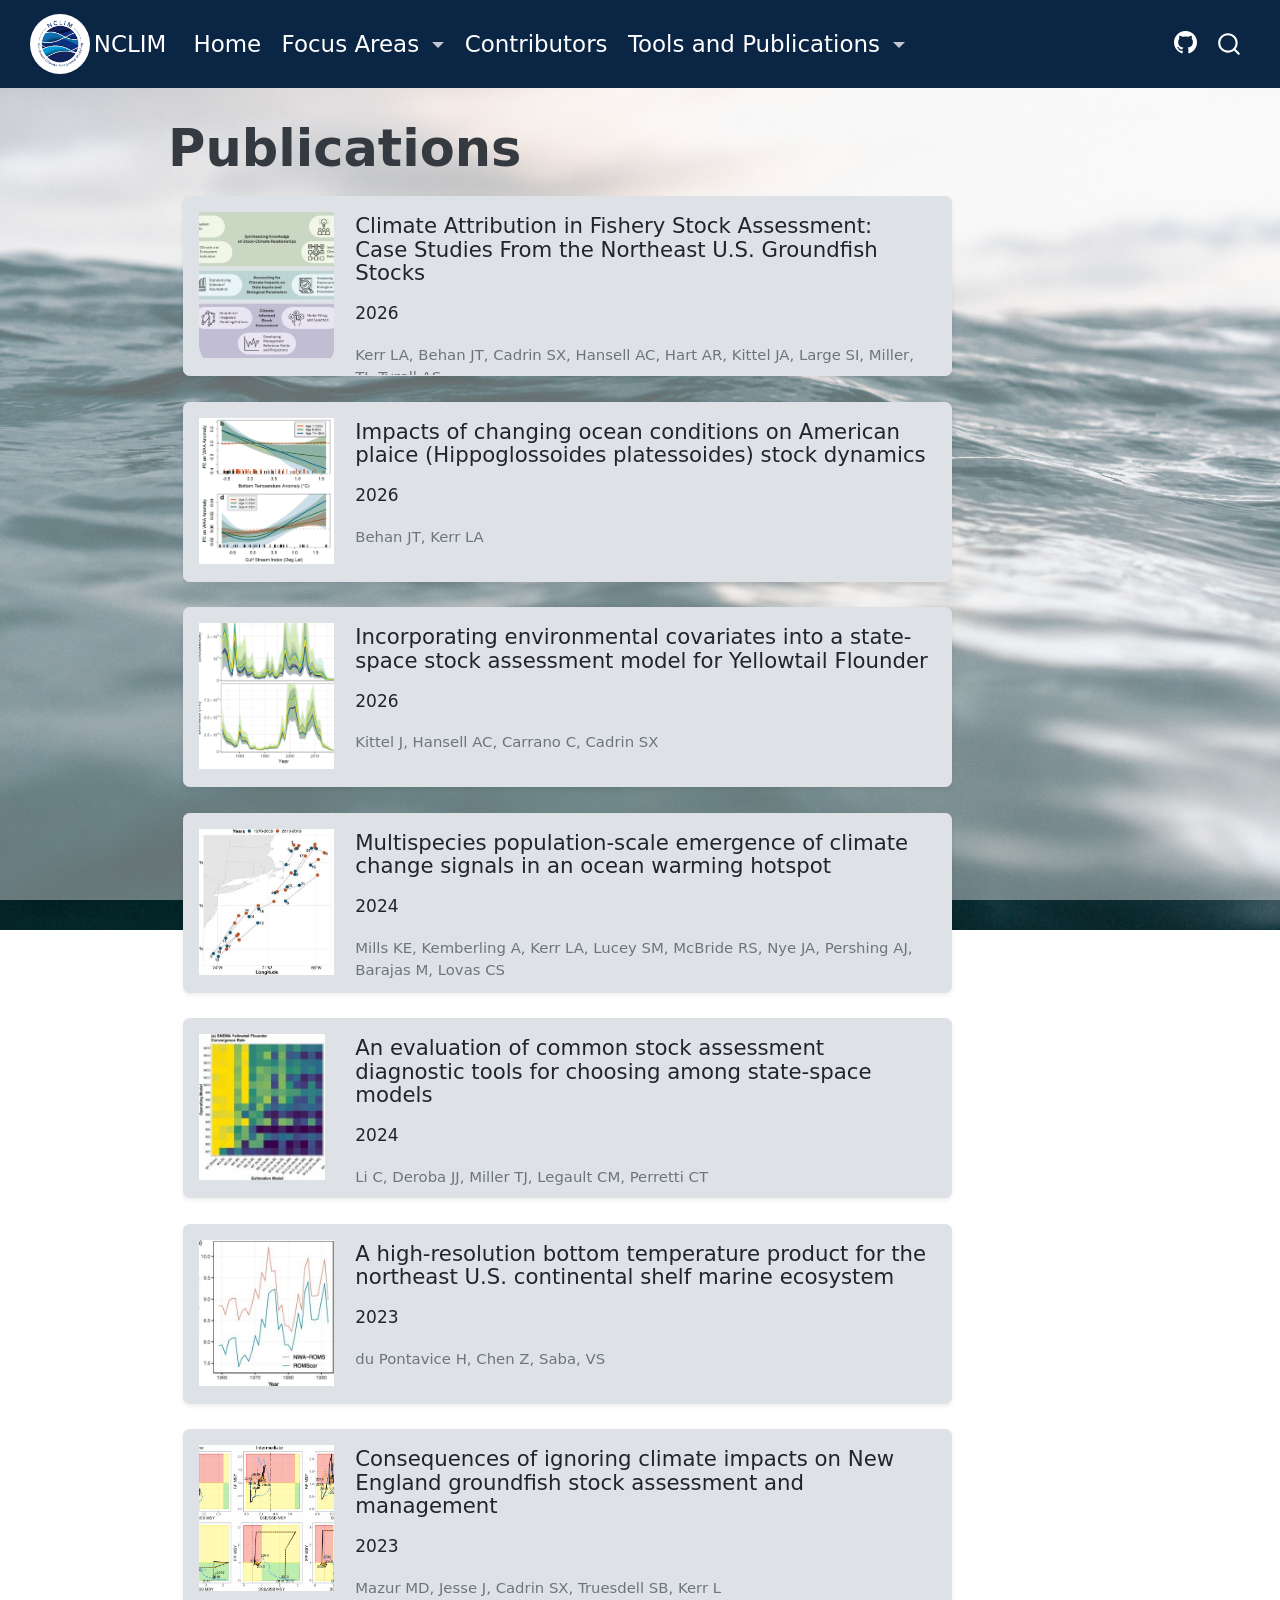
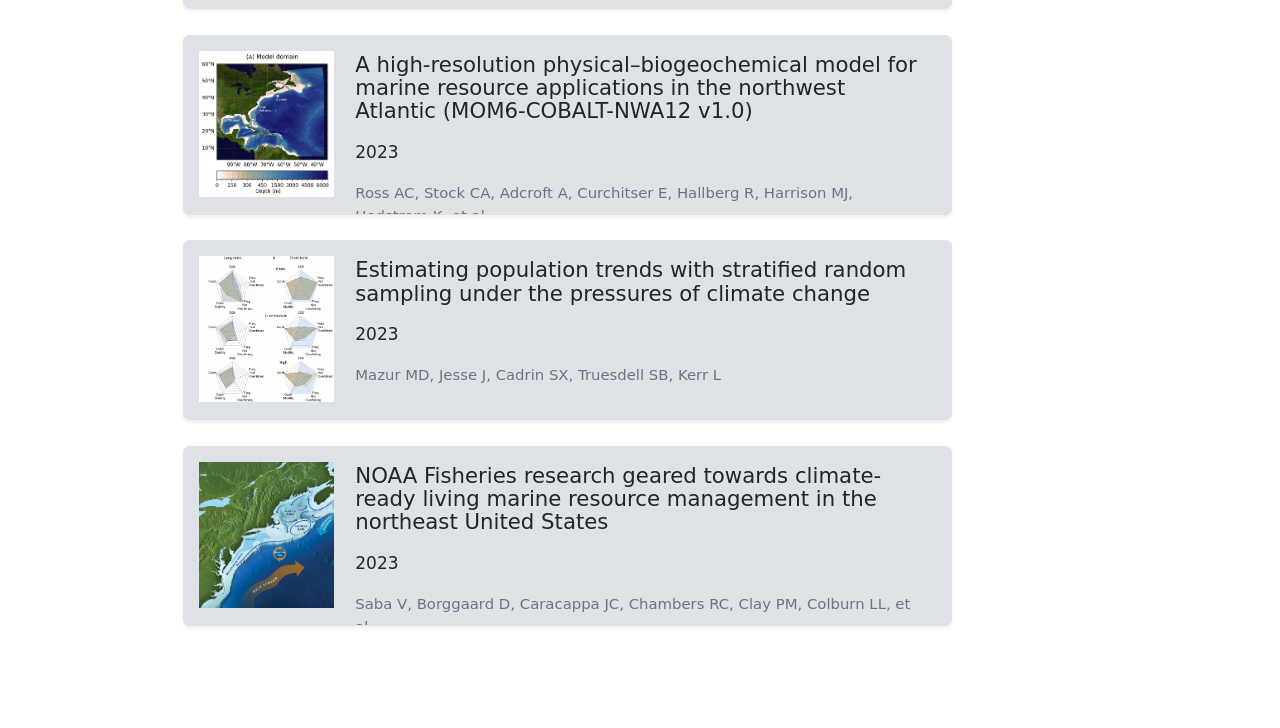
<file: publications.html>
<!DOCTYPE html>
<html xmlns="http://www.w3.org/1999/xhtml" lang="en" xml:lang="en"><head>
  
<link rel="stylesheet" href="styles.css">

<meta charset="utf-8">
<meta name="generator" content="quarto-1.7.31">

<meta name="viewport" content="width=device-width, initial-scale=1.0, user-scalable=yes">


<title>Publications – NCLIM</title>
<style>
code{white-space: pre-wrap;}
span.smallcaps{font-variant: small-caps;}
div.columns{display: flex; gap: min(4vw, 1.5em);}
div.column{flex: auto; overflow-x: auto;}
div.hanging-indent{margin-left: 1.5em; text-indent: -1.5em;}
ul.task-list{list-style: none;}
ul.task-list li input[type="checkbox"] {
  width: 0.8em;
  margin: 0 0.8em 0.2em -1em; /* quarto-specific, see https://github.com/quarto-dev/quarto-cli/issues/4556 */ 
  vertical-align: middle;
}
</style>


<script src="site_libs/quarto-nav/quarto-nav.js"></script>
<script src="site_libs/quarto-nav/headroom.min.js"></script>
<script src="site_libs/clipboard/clipboard.min.js"></script>
<script src="site_libs/quarto-search/autocomplete.umd.js"></script>
<script src="site_libs/quarto-search/fuse.min.js"></script>
<script src="site_libs/quarto-search/quarto-search.js"></script>
<meta name="quarto:offset" content="./">
<link href="./Figures/NCLIM_logo.png" rel="icon" type="image/png">
<script src="site_libs/quarto-html/quarto.js" type="module"></script>
<script src="site_libs/quarto-html/tabsets/tabsets.js" type="module"></script>
<script src="site_libs/quarto-html/popper.min.js"></script>
<script src="site_libs/quarto-html/tippy.umd.min.js"></script>
<script src="site_libs/quarto-html/anchor.min.js"></script>
<link href="site_libs/quarto-html/tippy.css" rel="stylesheet">
<link href="site_libs/quarto-html/quarto-syntax-highlighting-e1a5c8363afafaef2c763b6775fbf3ca.css" rel="stylesheet" id="quarto-text-highlighting-styles">
<script src="site_libs/bootstrap/bootstrap.min.js"></script>
<link href="site_libs/bootstrap/bootstrap-icons.css" rel="stylesheet">
<link href="site_libs/bootstrap/bootstrap-fe22d0e00b47e31b9695b964cd763892.min.css" rel="stylesheet" append-hash="true" id="quarto-bootstrap" data-mode="light">
<script id="quarto-search-options" type="application/json">{
  "location": "navbar",
  "copy-button": false,
  "collapse-after": 3,
  "panel-placement": "end",
  "type": "overlay",
  "limit": 50,
  "keyboard-shortcut": [
    "f",
    "/",
    "s"
  ],
  "show-item-context": false,
  "language": {
    "search-no-results-text": "No results",
    "search-matching-documents-text": "matching documents",
    "search-copy-link-title": "Copy link to search",
    "search-hide-matches-text": "Hide additional matches",
    "search-more-match-text": "more match in this document",
    "search-more-matches-text": "more matches in this document",
    "search-clear-button-title": "Clear",
    "search-text-placeholder": "",
    "search-detached-cancel-button-title": "Cancel",
    "search-submit-button-title": "Submit",
    "search-label": "Search"
  }
}</script>


<link rel="stylesheet" href="styles.css">
</head>

<body class="nav-fixed quarto-light">

<div id="quarto-search-results"></div>
  <header id="quarto-header" class="headroom fixed-top">
    <nav class="navbar navbar-expand-lg " data-bs-theme="dark">
      <div class="navbar-container container-fluid">
      <div class="navbar-brand-container mx-auto">
    <a href="./index.html" class="navbar-brand navbar-brand-logo">
    <img src="./Figures/NCLIM_logo.png" alt="" class="navbar-logo">
    </a>
    <a class="navbar-brand" href="./index.html">
    <span class="navbar-title">NCLIM</span>
    </a>
  </div>
            <div id="quarto-search" class="" title="Search"></div>
          <button class="navbar-toggler" type="button" data-bs-toggle="collapse" data-bs-target="#navbarCollapse" aria-controls="navbarCollapse" role="menu" aria-expanded="false" aria-label="Toggle navigation" onclick="if (window.quartoToggleHeadroom) { window.quartoToggleHeadroom(); }">
  <span class="navbar-toggler-icon"></span>
</button>
          <div class="collapse navbar-collapse" id="navbarCollapse">
            <ul class="navbar-nav navbar-nav-scroll me-auto">
  <li class="nav-item">
    <a class="nav-link" href="./index.html"> 
<span class="menu-text">Home</span></a>
  </li>  
  <li class="nav-item dropdown ">
    <a class="nav-link dropdown-toggle" href="#" id="nav-menu-focus-areas" role="link" data-bs-toggle="dropdown" aria-expanded="false">
 <span class="menu-text">Focus Areas</span>
    </a>
    <ul class="dropdown-menu" aria-labelledby="nav-menu-focus-areas">    
        <li>
    <a class="dropdown-item" href="./FisheriesDecisionMaking.html">
 <span class="dropdown-text">Fisheries Decision Making</span></a>
  </li>  
        <li>
    <a class="dropdown-item" href="./ClimateAdaptation.html">
 <span class="dropdown-text">Climate Adaptation</span></a>
  </li>  
        <li>
    <a class="dropdown-item" href="./HumanDimensionsModeling.html">
 <span class="dropdown-text">Human Dimensions Modeling</span></a>
  </li>  
        <li>
    <a class="dropdown-item" href="./BiologicalReferencePoints.html">
 <span class="dropdown-text">Biological Reference Points</span></a>
  </li>  
        <li>
    <a class="dropdown-item" href="./StockAssessment.html">
 <span class="dropdown-text">Stock Assessment</span></a>
  </li>  
        <li>
    <a class="dropdown-item" href="./EcosystemModeling.html">
 <span class="dropdown-text">Ecosystem Modeling</span></a>
  </li>  
    </ul>
  </li>
  <li class="nav-item">
    <a class="nav-link" href="./Contributors.html"> 
<span class="menu-text">Contributors</span></a>
  </li>  
  <li class="nav-item dropdown ">
    <a class="nav-link dropdown-toggle" href="#" id="nav-menu-tools-and-publications" role="link" data-bs-toggle="dropdown" aria-expanded="false">
 <span class="menu-text">Tools and Publications</span>
    </a>
    <ul class="dropdown-menu" aria-labelledby="nav-menu-tools-and-publications">    
        <li>
    <a class="dropdown-item" href="./publications.html">
 <span class="dropdown-text">Peer-Reviewed Publications</span></a>
  </li>  
        <li>
    <a class="dropdown-item" href="./whitepapers.html">
 <span class="dropdown-text">Reports and White Papers</span></a>
  </li>  
        <li>
    <a class="dropdown-item" href="./projects.html">
 <span class="dropdown-text">Project Pages</span></a>
  </li>  
    </ul>
  </li>
</ul>
            <ul class="navbar-nav navbar-nav-scroll ms-auto">
  <li class="nav-item compact">
    <a class="nav-link" href="https://github.com/Northeast-Climate-Integrated-Modeling"> <i class="bi bi-github" role="img">
</i> 
<span class="menu-text"></span></a>
  </li>  
</ul>
          </div> <!-- /navcollapse -->
            <div class="quarto-navbar-tools">
</div>
      </div> <!-- /container-fluid -->
    </nav>
</header>
<!-- content -->
<div id="quarto-content" class="quarto-container page-columns page-rows-contents page-layout-article page-navbar">
<!-- sidebar -->
<!-- margin-sidebar -->
    <div id="quarto-margin-sidebar" class="sidebar margin-sidebar zindex-bottom">
        
    </div>
<!-- main -->
<main class="content" id="quarto-document-content">

<header id="title-block-header" class="quarto-title-block default">
<div class="quarto-title">
<h1 class="title">Publications</h1>
</div>



<div class="quarto-title-meta">

    
  
    
  </div>
  


</header>


<div class="centered-div">
<div class="publication-card">
<div class="publication-media">
<p><img src="Figures/Publications/ClimateAttribution.png"></p>
</div>
<div class="publication-content">
<div class="publication-title">
<p><a href="https://doi.org/10.1111/faf.70102">Climate Attribution in Fishery Stock Assessment: Case Studies From the Northeast U.S. Groundfish Stocks</a></p>
</div>
<div class="publication-year">
<p>2026</p>
</div>
<div class="publication-authors">
<p>Kerr LA, Behan JT, Cadrin SX, Hansell AC, Hart AR, Kittel JA, Large SI, Miller, TJ, Tyrell AS</p>
</div>
</div>
</div>
<div class="publication-card">
<div class="publication-media">
<p><img src="Figures/Publications/Behan2026png2.png"></p>
</div>
<div class="publication-content">
<div class="publication-title">
<p><a href="https://doi.org/10.1007/s10641-026-01867-z">Impacts of changing ocean conditions on American plaice (Hippoglossoides platessoides) stock dynamics</a></p>
</div>
<div class="publication-year">
<p>2026</p>
</div>
<div class="publication-authors">
<p>Behan JT, Kerr LA</p>
</div>
</div>
</div>
<div class="publication-card">
<div class="publication-media">
<p><img src="Figures/Publications/Incorporating_environmental_covariates.png"></p>
</div>
<div class="publication-content">
<div class="publication-title">
<p><a href="https://doi.org/10.1139/cjfas-2025-0289">Incorporating environmental covariates into a state-space stock assessment model for Yellowtail Flounder</a></p>
</div>
<div class="publication-year">
<p>2026</p>
</div>
<div class="publication-authors">
<p>Kittel J, Hansell AC, Carrano C, Cadrin SX</p>
</div>
</div>
</div>
<div class="publication-card">
<div class="publication-media">
<p><img src="Figures/Publications/Multispeciespopulation.jpeg"></p>
</div>
<div class="publication-content">
<div class="publication-title">
<p><a href="https://doi.org/10.1093/icesjms/fsad208">Multispecies population-scale emergence of climate change signals in an ocean warming hotspot</a></p>
</div>
<div class="publication-year">
<p>2024</p>
</div>
<div class="publication-authors">
<p>Mills KE, Kemberling A, Kerr LA, Lucey SM, McBride RS, Nye JA, Pershing AJ, Barajas M, Lovas CS</p>
</div>
</div>
</div>
<div class="publication-card">
<div class="publication-media">
<p><img src="Figures/Publications/Evaluationcommon.jpg"></p>
</div>
<div class="publication-content">
<div class="publication-title">
<p><a href="https://doi.org/10.1016/j.fishres.2024.106968">An evaluation of common stock assessment diagnostic tools for choosing among state-space models</a></p>
</div>
<div class="publication-year">
<p>2024</p>
</div>
<div class="publication-authors">
<p>Li C, Deroba JJ, Miller TJ, Legault CM, Perretti CT</p>
</div>
</div>
</div>
<div class="publication-card">
<div class="publication-media">
<p><img src="Figures/Publications/Highresolution.jpg"></p>
</div>
<div class="publication-content">
<div class="publication-title">
<p><a href="https://doi.org/10.1016/j.pocean.2022.102948">A high-resolution bottom temperature product for the northeast U.S. continental shelf marine ecosystem</a></p>
</div>
<div class="publication-year">
<p>2023</p>
</div>
<div class="publication-authors">
<p>du Pontavice H, Chen Z, Saba, VS</p>
</div>
</div>
</div>
<div class="publication-card">
<div class="publication-media">
<p><img src="Figures/Publications/Consequencesignoring.jpg"></p>
</div>
<div class="publication-content">
<div class="publication-title">
<p><a href="https://doi.org/10.1016/j.fishres.2023.106652">Consequences of ignoring climate impacts on New England groundfish stock assessment and management</a></p>
</div>
<div class="publication-year">
<p>2023</p>
</div>
<div class="publication-authors">
<p>Mazur MD, Jesse J, Cadrin SX, Truesdell SB, Kerr L</p>
</div>
</div>
</div>
<div class="publication-card">
<div class="publication-media">
<p><img src="Figures/Publications/physical-biogeochemical.png"></p>
</div>
<div class="publication-content">
<div class="publication-title">
<p><a href="https://doi.org/10.5194/gmd-16-6943-2023">A high-resolution physical–biogeochemical model for marine resource applications in the northwest Atlantic (MOM6-COBALT-NWA12 v1.0)</a></p>
</div>
<div class="publication-year">
<p>2023</p>
</div>
<div class="publication-authors">
<p>Ross AC, Stock CA, Adcroft A, Curchitser E, Hallberg R, Harrison MJ, Hedstrom K, et al.</p>
</div>
</div>
</div>
<div class="publication-card">
<div class="publication-media">
<p><img src="Figures/Publications/Estimatingpopulation.jpg"></p>
</div>
<div class="publication-content">
<div class="publication-title">
<p><a href="https://doi.org/10.1016/j.fishres.2023.106652">Estimating population trends with stratified random sampling under the pressures of climate change</a></p>
</div>
<div class="publication-year">
<p>2023</p>
</div>
<div class="publication-authors">
<p>Mazur MD, Jesse J, Cadrin SX, Truesdell SB, Kerr L</p>
</div>
</div>
</div>
<div class="publication-card">
<div class="publication-media">
<p><img src="Figures/Publications/NOAAFisheries.PNG"></p>
</div>
<div class="publication-content">
<div class="publication-title">
<p><a href="https://doi.org/10.1371/journal.pclm.0000323">NOAA Fisheries research geared towards climate-ready living marine resource management in the northeast United States</a></p>
</div>
<div class="publication-year">
<p>2023</p>
</div>
<div class="publication-authors">
<p>Saba V, Borggaard D, Caracappa JC, Chambers RC, Clay PM, Colburn LL, et al.</p>
</div>
</div>
</div>
</div>



</main> <!-- /main -->
<script id="quarto-html-after-body" type="application/javascript">
  window.document.addEventListener("DOMContentLoaded", function (event) {
    const icon = "";
    const anchorJS = new window.AnchorJS();
    anchorJS.options = {
      placement: 'right',
      icon: icon
    };
    anchorJS.add('.anchored');
    const isCodeAnnotation = (el) => {
      for (const clz of el.classList) {
        if (clz.startsWith('code-annotation-')) {                     
          return true;
        }
      }
      return false;
    }
    const onCopySuccess = function(e) {
      // button target
      const button = e.trigger;
      // don't keep focus
      button.blur();
      // flash "checked"
      button.classList.add('code-copy-button-checked');
      var currentTitle = button.getAttribute("title");
      button.setAttribute("title", "Copied!");
      let tooltip;
      if (window.bootstrap) {
        button.setAttribute("data-bs-toggle", "tooltip");
        button.setAttribute("data-bs-placement", "left");
        button.setAttribute("data-bs-title", "Copied!");
        tooltip = new bootstrap.Tooltip(button, 
          { trigger: "manual", 
            customClass: "code-copy-button-tooltip",
            offset: [0, -8]});
        tooltip.show();    
      }
      setTimeout(function() {
        if (tooltip) {
          tooltip.hide();
          button.removeAttribute("data-bs-title");
          button.removeAttribute("data-bs-toggle");
          button.removeAttribute("data-bs-placement");
        }
        button.setAttribute("title", currentTitle);
        button.classList.remove('code-copy-button-checked');
      }, 1000);
      // clear code selection
      e.clearSelection();
    }
    const getTextToCopy = function(trigger) {
        const codeEl = trigger.previousElementSibling.cloneNode(true);
        for (const childEl of codeEl.children) {
          if (isCodeAnnotation(childEl)) {
            childEl.remove();
          }
        }
        return codeEl.innerText;
    }
    const clipboard = new window.ClipboardJS('.code-copy-button:not([data-in-quarto-modal])', {
      text: getTextToCopy
    });
    clipboard.on('success', onCopySuccess);
    if (window.document.getElementById('quarto-embedded-source-code-modal')) {
      const clipboardModal = new window.ClipboardJS('.code-copy-button[data-in-quarto-modal]', {
        text: getTextToCopy,
        container: window.document.getElementById('quarto-embedded-source-code-modal')
      });
      clipboardModal.on('success', onCopySuccess);
    }
      var localhostRegex = new RegExp(/^(?:http|https):\/\/localhost\:?[0-9]*\//);
      var mailtoRegex = new RegExp(/^mailto:/);
        var filterRegex = new RegExp('/' + window.location.host + '/');
      var isInternal = (href) => {
          return filterRegex.test(href) || localhostRegex.test(href) || mailtoRegex.test(href);
      }
      // Inspect non-navigation links and adorn them if external
     var links = window.document.querySelectorAll('a[href]:not(.nav-link):not(.navbar-brand):not(.toc-action):not(.sidebar-link):not(.sidebar-item-toggle):not(.pagination-link):not(.no-external):not([aria-hidden]):not(.dropdown-item):not(.quarto-navigation-tool):not(.about-link)');
      for (var i=0; i<links.length; i++) {
        const link = links[i];
        if (!isInternal(link.href)) {
          // undo the damage that might have been done by quarto-nav.js in the case of
          // links that we want to consider external
          if (link.dataset.originalHref !== undefined) {
            link.href = link.dataset.originalHref;
          }
        }
      }
    function tippyHover(el, contentFn, onTriggerFn, onUntriggerFn) {
      const config = {
        allowHTML: true,
        maxWidth: 500,
        delay: 100,
        arrow: false,
        appendTo: function(el) {
            return el.parentElement;
        },
        interactive: true,
        interactiveBorder: 10,
        theme: 'quarto',
        placement: 'bottom-start',
      };
      if (contentFn) {
        config.content = contentFn;
      }
      if (onTriggerFn) {
        config.onTrigger = onTriggerFn;
      }
      if (onUntriggerFn) {
        config.onUntrigger = onUntriggerFn;
      }
      window.tippy(el, config); 
    }
    const noterefs = window.document.querySelectorAll('a[role="doc-noteref"]');
    for (var i=0; i<noterefs.length; i++) {
      const ref = noterefs[i];
      tippyHover(ref, function() {
        // use id or data attribute instead here
        let href = ref.getAttribute('data-footnote-href') || ref.getAttribute('href');
        try { href = new URL(href).hash; } catch {}
        const id = href.replace(/^#\/?/, "");
        const note = window.document.getElementById(id);
        if (note) {
          return note.innerHTML;
        } else {
          return "";
        }
      });
    }
    const xrefs = window.document.querySelectorAll('a.quarto-xref');
    const processXRef = (id, note) => {
      // Strip column container classes
      const stripColumnClz = (el) => {
        el.classList.remove("page-full", "page-columns");
        if (el.children) {
          for (const child of el.children) {
            stripColumnClz(child);
          }
        }
      }
      stripColumnClz(note)
      if (id === null || id.startsWith('sec-')) {
        // Special case sections, only their first couple elements
        const container = document.createElement("div");
        if (note.children && note.children.length > 2) {
          container.appendChild(note.children[0].cloneNode(true));
          for (let i = 1; i < note.children.length; i++) {
            const child = note.children[i];
            if (child.tagName === "P" && child.innerText === "") {
              continue;
            } else {
              container.appendChild(child.cloneNode(true));
              break;
            }
          }
          if (window.Quarto?.typesetMath) {
            window.Quarto.typesetMath(container);
          }
          return container.innerHTML
        } else {
          if (window.Quarto?.typesetMath) {
            window.Quarto.typesetMath(note);
          }
          return note.innerHTML;
        }
      } else {
        // Remove any anchor links if they are present
        const anchorLink = note.querySelector('a.anchorjs-link');
        if (anchorLink) {
          anchorLink.remove();
        }
        if (window.Quarto?.typesetMath) {
          window.Quarto.typesetMath(note);
        }
        if (note.classList.contains("callout")) {
          return note.outerHTML;
        } else {
          return note.innerHTML;
        }
      }
    }
    for (var i=0; i<xrefs.length; i++) {
      const xref = xrefs[i];
      tippyHover(xref, undefined, function(instance) {
        instance.disable();
        let url = xref.getAttribute('href');
        let hash = undefined; 
        if (url.startsWith('#')) {
          hash = url;
        } else {
          try { hash = new URL(url).hash; } catch {}
        }
        if (hash) {
          const id = hash.replace(/^#\/?/, "");
          const note = window.document.getElementById(id);
          if (note !== null) {
            try {
              const html = processXRef(id, note.cloneNode(true));
              instance.setContent(html);
            } finally {
              instance.enable();
              instance.show();
            }
          } else {
            // See if we can fetch this
            fetch(url.split('#')[0])
            .then(res => res.text())
            .then(html => {
              const parser = new DOMParser();
              const htmlDoc = parser.parseFromString(html, "text/html");
              const note = htmlDoc.getElementById(id);
              if (note !== null) {
                const html = processXRef(id, note);
                instance.setContent(html);
              } 
            }).finally(() => {
              instance.enable();
              instance.show();
            });
          }
        } else {
          // See if we can fetch a full url (with no hash to target)
          // This is a special case and we should probably do some content thinning / targeting
          fetch(url)
          .then(res => res.text())
          .then(html => {
            const parser = new DOMParser();
            const htmlDoc = parser.parseFromString(html, "text/html");
            const note = htmlDoc.querySelector('main.content');
            if (note !== null) {
              // This should only happen for chapter cross references
              // (since there is no id in the URL)
              // remove the first header
              if (note.children.length > 0 && note.children[0].tagName === "HEADER") {
                note.children[0].remove();
              }
              const html = processXRef(null, note);
              instance.setContent(html);
            } 
          }).finally(() => {
            instance.enable();
            instance.show();
          });
        }
      }, function(instance) {
      });
    }
        let selectedAnnoteEl;
        const selectorForAnnotation = ( cell, annotation) => {
          let cellAttr = 'data-code-cell="' + cell + '"';
          let lineAttr = 'data-code-annotation="' +  annotation + '"';
          const selector = 'span[' + cellAttr + '][' + lineAttr + ']';
          return selector;
        }
        const selectCodeLines = (annoteEl) => {
          const doc = window.document;
          const targetCell = annoteEl.getAttribute("data-target-cell");
          const targetAnnotation = annoteEl.getAttribute("data-target-annotation");
          const annoteSpan = window.document.querySelector(selectorForAnnotation(targetCell, targetAnnotation));
          const lines = annoteSpan.getAttribute("data-code-lines").split(",");
          const lineIds = lines.map((line) => {
            return targetCell + "-" + line;
          })
          let top = null;
          let height = null;
          let parent = null;
          if (lineIds.length > 0) {
              //compute the position of the single el (top and bottom and make a div)
              const el = window.document.getElementById(lineIds[0]);
              top = el.offsetTop;
              height = el.offsetHeight;
              parent = el.parentElement.parentElement;
            if (lineIds.length > 1) {
              const lastEl = window.document.getElementById(lineIds[lineIds.length - 1]);
              const bottom = lastEl.offsetTop + lastEl.offsetHeight;
              height = bottom - top;
            }
            if (top !== null && height !== null && parent !== null) {
              // cook up a div (if necessary) and position it 
              let div = window.document.getElementById("code-annotation-line-highlight");
              if (div === null) {
                div = window.document.createElement("div");
                div.setAttribute("id", "code-annotation-line-highlight");
                div.style.position = 'absolute';
                parent.appendChild(div);
              }
              div.style.top = top - 2 + "px";
              div.style.height = height + 4 + "px";
              div.style.left = 0;
              let gutterDiv = window.document.getElementById("code-annotation-line-highlight-gutter");
              if (gutterDiv === null) {
                gutterDiv = window.document.createElement("div");
                gutterDiv.setAttribute("id", "code-annotation-line-highlight-gutter");
                gutterDiv.style.position = 'absolute';
                const codeCell = window.document.getElementById(targetCell);
                const gutter = codeCell.querySelector('.code-annotation-gutter');
                gutter.appendChild(gutterDiv);
              }
              gutterDiv.style.top = top - 2 + "px";
              gutterDiv.style.height = height + 4 + "px";
            }
            selectedAnnoteEl = annoteEl;
          }
        };
        const unselectCodeLines = () => {
          const elementsIds = ["code-annotation-line-highlight", "code-annotation-line-highlight-gutter"];
          elementsIds.forEach((elId) => {
            const div = window.document.getElementById(elId);
            if (div) {
              div.remove();
            }
          });
          selectedAnnoteEl = undefined;
        };
          // Handle positioning of the toggle
      window.addEventListener(
        "resize",
        throttle(() => {
          elRect = undefined;
          if (selectedAnnoteEl) {
            selectCodeLines(selectedAnnoteEl);
          }
        }, 10)
      );
      function throttle(fn, ms) {
      let throttle = false;
      let timer;
        return (...args) => {
          if(!throttle) { // first call gets through
              fn.apply(this, args);
              throttle = true;
          } else { // all the others get throttled
              if(timer) clearTimeout(timer); // cancel #2
              timer = setTimeout(() => {
                fn.apply(this, args);
                timer = throttle = false;
              }, ms);
          }
        };
      }
        // Attach click handler to the DT
        const annoteDls = window.document.querySelectorAll('dt[data-target-cell]');
        for (const annoteDlNode of annoteDls) {
          annoteDlNode.addEventListener('click', (event) => {
            const clickedEl = event.target;
            if (clickedEl !== selectedAnnoteEl) {
              unselectCodeLines();
              const activeEl = window.document.querySelector('dt[data-target-cell].code-annotation-active');
              if (activeEl) {
                activeEl.classList.remove('code-annotation-active');
              }
              selectCodeLines(clickedEl);
              clickedEl.classList.add('code-annotation-active');
            } else {
              // Unselect the line
              unselectCodeLines();
              clickedEl.classList.remove('code-annotation-active');
            }
          });
        }
    const findCites = (el) => {
      const parentEl = el.parentElement;
      if (parentEl) {
        const cites = parentEl.dataset.cites;
        if (cites) {
          return {
            el,
            cites: cites.split(' ')
          };
        } else {
          return findCites(el.parentElement)
        }
      } else {
        return undefined;
      }
    };
    var bibliorefs = window.document.querySelectorAll('a[role="doc-biblioref"]');
    for (var i=0; i<bibliorefs.length; i++) {
      const ref = bibliorefs[i];
      const citeInfo = findCites(ref);
      if (citeInfo) {
        tippyHover(citeInfo.el, function() {
          var popup = window.document.createElement('div');
          citeInfo.cites.forEach(function(cite) {
            var citeDiv = window.document.createElement('div');
            citeDiv.classList.add('hanging-indent');
            citeDiv.classList.add('csl-entry');
            var biblioDiv = window.document.getElementById('ref-' + cite);
            if (biblioDiv) {
              citeDiv.innerHTML = biblioDiv.innerHTML;
            }
            popup.appendChild(citeDiv);
          });
          return popup.innerHTML;
        });
      }
    }
  });
  </script>
</div> <!-- /content -->




</body></html>
</file>
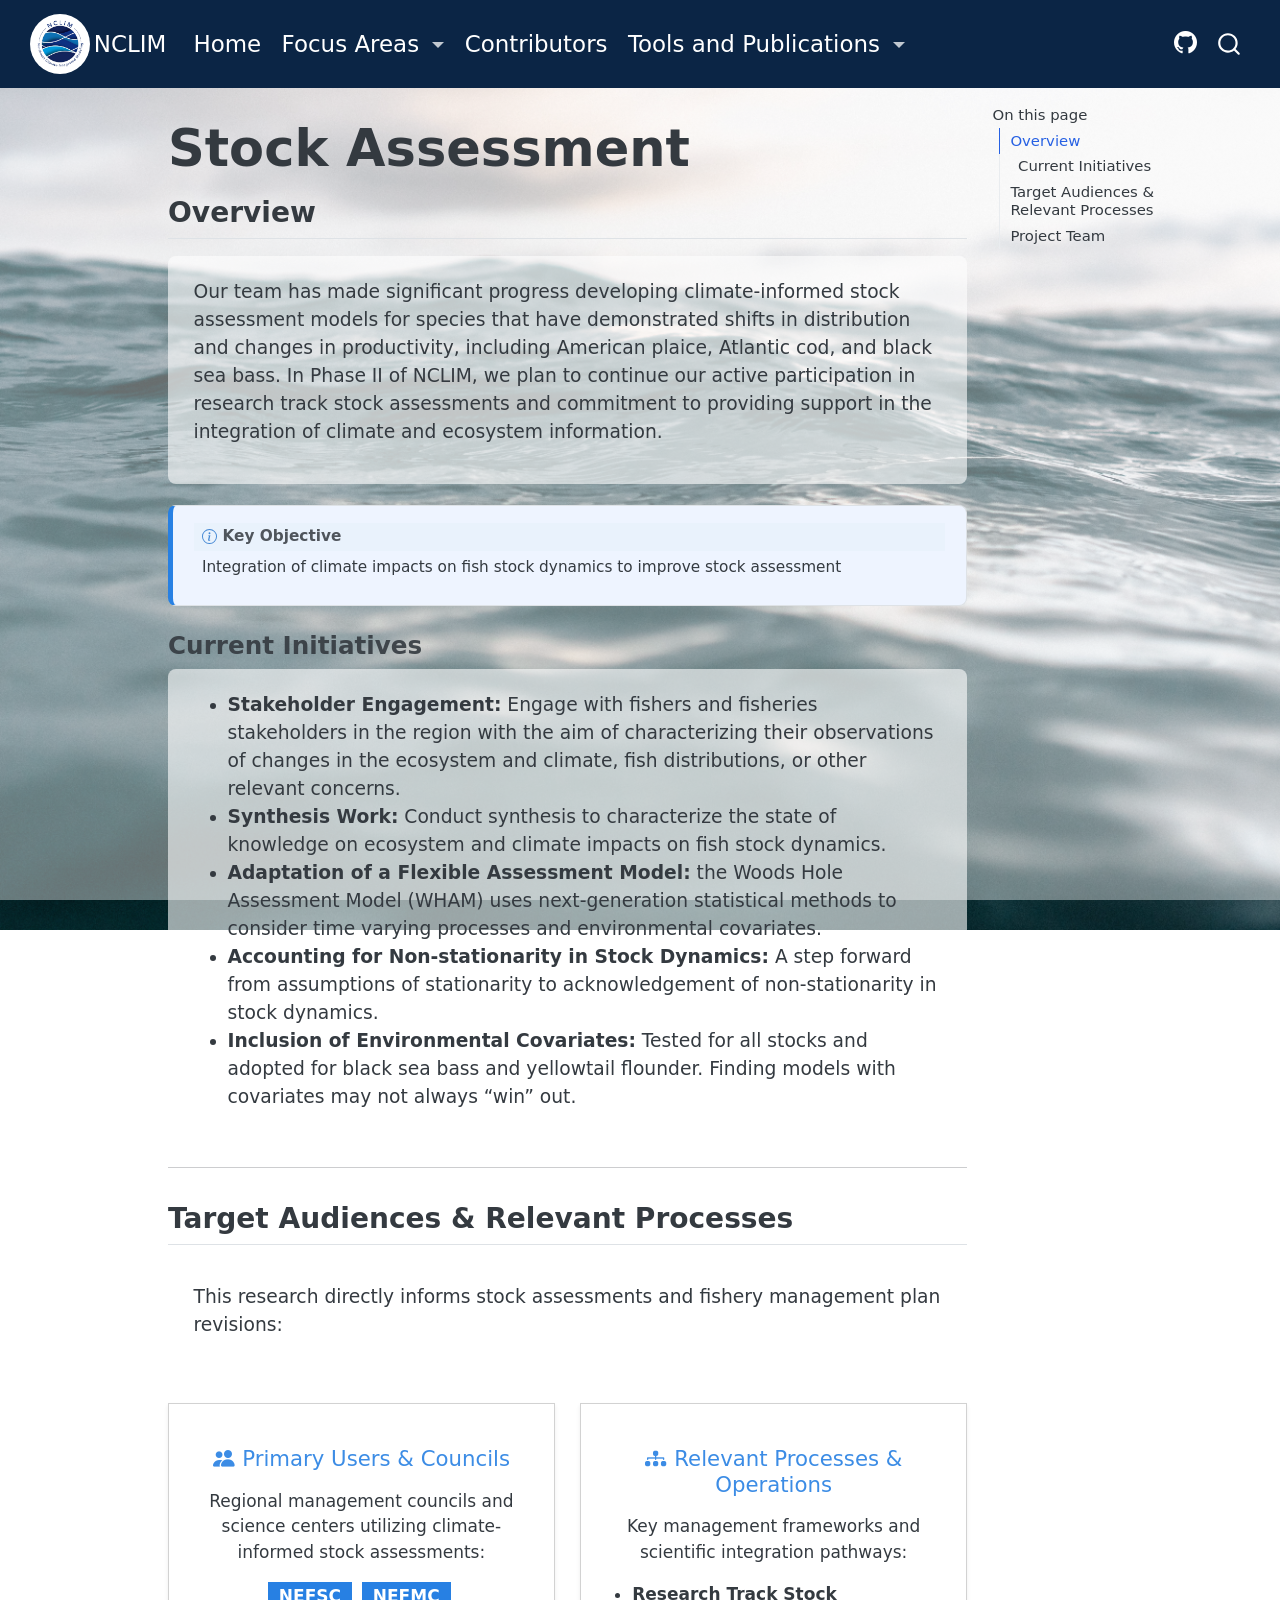
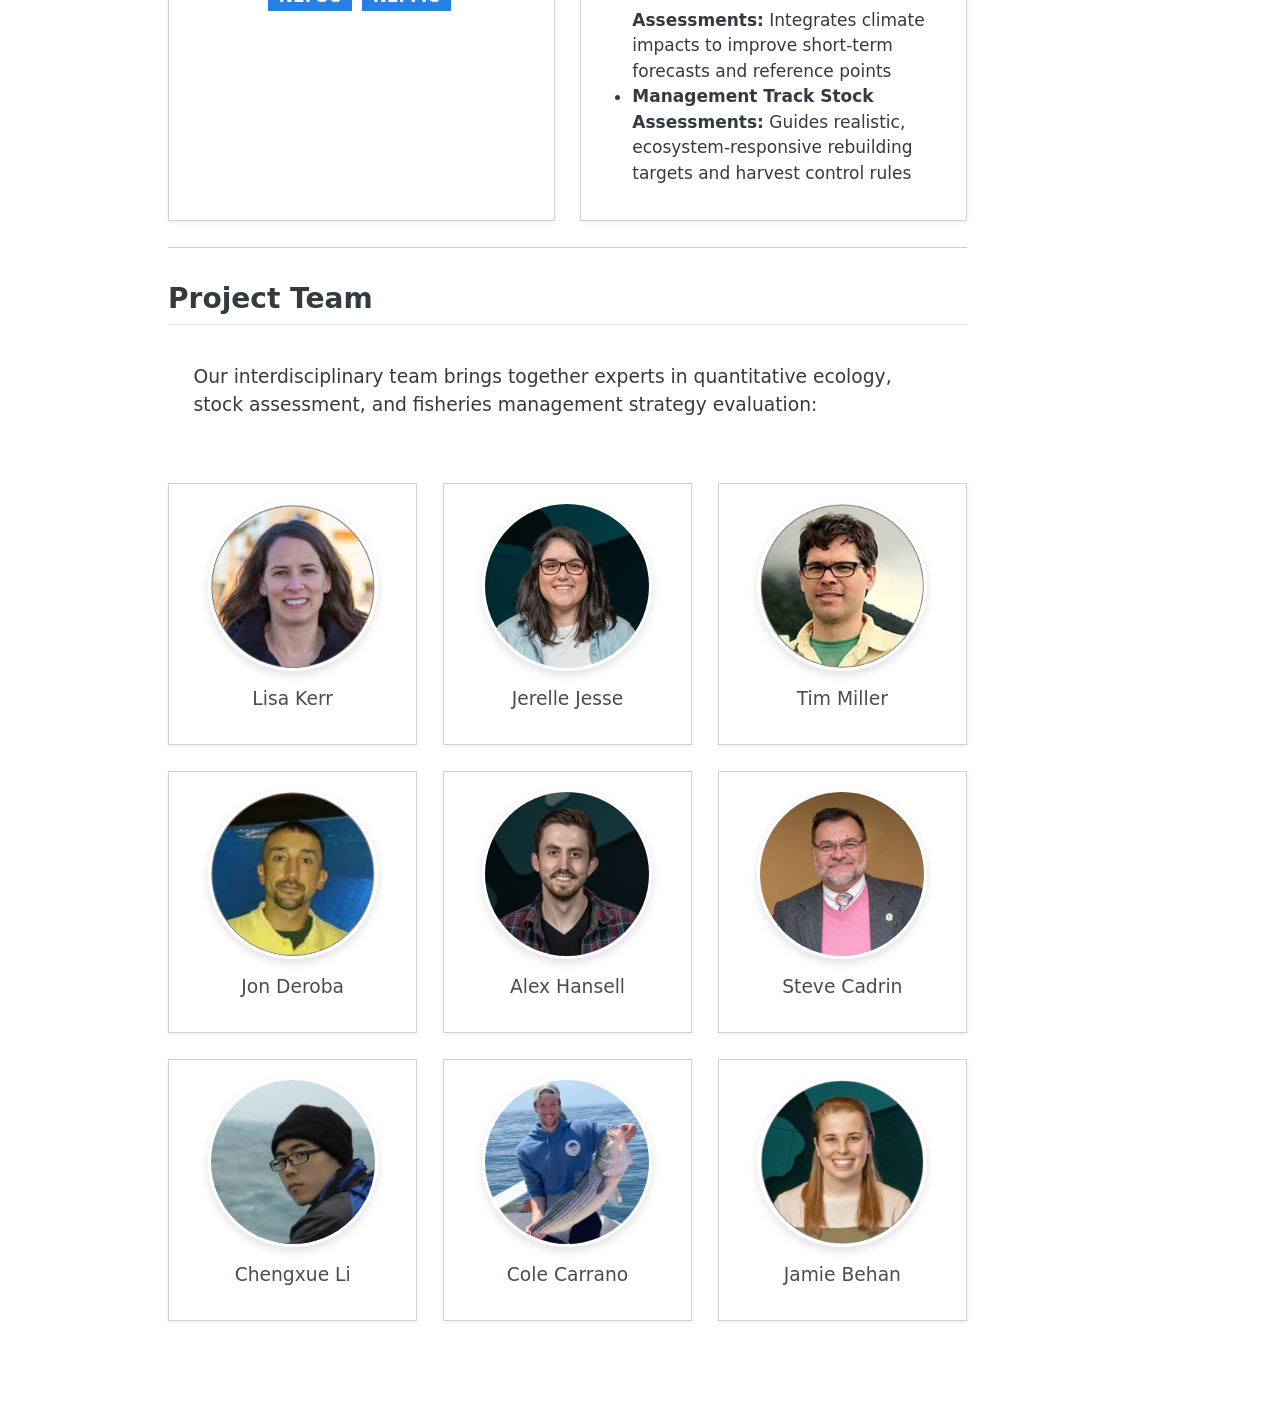
<file: StockAssessment.html>
<!DOCTYPE html>
<html xmlns="http://www.w3.org/1999/xhtml" lang="en" xml:lang="en"><head>
  
<link rel="stylesheet" href="styles.css">

<meta charset="utf-8">
<meta name="generator" content="quarto-1.7.31">

<meta name="viewport" content="width=device-width, initial-scale=1.0, user-scalable=yes">


<title>Stock Assessment – NCLIM</title>
<style>
code{white-space: pre-wrap;}
span.smallcaps{font-variant: small-caps;}
div.columns{display: flex; gap: min(4vw, 1.5em);}
div.column{flex: auto; overflow-x: auto;}
div.hanging-indent{margin-left: 1.5em; text-indent: -1.5em;}
ul.task-list{list-style: none;}
ul.task-list li input[type="checkbox"] {
  width: 0.8em;
  margin: 0 0.8em 0.2em -1em; /* quarto-specific, see https://github.com/quarto-dev/quarto-cli/issues/4556 */ 
  vertical-align: middle;
}
</style>


<script src="site_libs/quarto-nav/quarto-nav.js"></script>
<script src="site_libs/quarto-nav/headroom.min.js"></script>
<script src="site_libs/clipboard/clipboard.min.js"></script>
<script src="site_libs/quarto-search/autocomplete.umd.js"></script>
<script src="site_libs/quarto-search/fuse.min.js"></script>
<script src="site_libs/quarto-search/quarto-search.js"></script>
<meta name="quarto:offset" content="./">
<link href="./Figures/NCLIM_logo.png" rel="icon" type="image/png">
<script src="site_libs/quarto-html/quarto.js" type="module"></script>
<script src="site_libs/quarto-html/tabsets/tabsets.js" type="module"></script>
<script src="site_libs/quarto-html/popper.min.js"></script>
<script src="site_libs/quarto-html/tippy.umd.min.js"></script>
<script src="site_libs/quarto-html/anchor.min.js"></script>
<link href="site_libs/quarto-html/tippy.css" rel="stylesheet">
<link href="site_libs/quarto-html/quarto-syntax-highlighting-e1a5c8363afafaef2c763b6775fbf3ca.css" rel="stylesheet" id="quarto-text-highlighting-styles">
<script src="site_libs/bootstrap/bootstrap.min.js"></script>
<link href="site_libs/bootstrap/bootstrap-icons.css" rel="stylesheet">
<link href="site_libs/bootstrap/bootstrap-fe22d0e00b47e31b9695b964cd763892.min.css" rel="stylesheet" append-hash="true" id="quarto-bootstrap" data-mode="light">
<script id="quarto-search-options" type="application/json">{
  "location": "navbar",
  "copy-button": false,
  "collapse-after": 3,
  "panel-placement": "end",
  "type": "overlay",
  "limit": 50,
  "keyboard-shortcut": [
    "f",
    "/",
    "s"
  ],
  "show-item-context": false,
  "language": {
    "search-no-results-text": "No results",
    "search-matching-documents-text": "matching documents",
    "search-copy-link-title": "Copy link to search",
    "search-hide-matches-text": "Hide additional matches",
    "search-more-match-text": "more match in this document",
    "search-more-matches-text": "more matches in this document",
    "search-clear-button-title": "Clear",
    "search-text-placeholder": "",
    "search-detached-cancel-button-title": "Cancel",
    "search-submit-button-title": "Submit",
    "search-label": "Search"
  }
}</script>


<link rel="stylesheet" href="styles.css">
</head>

<body class="nav-fixed quarto-light">

<div id="quarto-search-results"></div>
  <header id="quarto-header" class="headroom fixed-top">
    <nav class="navbar navbar-expand-lg " data-bs-theme="dark">
      <div class="navbar-container container-fluid">
      <div class="navbar-brand-container mx-auto">
    <a href="./index.html" class="navbar-brand navbar-brand-logo">
    <img src="./Figures/NCLIM_logo.png" alt="" class="navbar-logo">
    </a>
    <a class="navbar-brand" href="./index.html">
    <span class="navbar-title">NCLIM</span>
    </a>
  </div>
            <div id="quarto-search" class="" title="Search"></div>
          <button class="navbar-toggler" type="button" data-bs-toggle="collapse" data-bs-target="#navbarCollapse" aria-controls="navbarCollapse" role="menu" aria-expanded="false" aria-label="Toggle navigation" onclick="if (window.quartoToggleHeadroom) { window.quartoToggleHeadroom(); }">
  <span class="navbar-toggler-icon"></span>
</button>
          <div class="collapse navbar-collapse" id="navbarCollapse">
            <ul class="navbar-nav navbar-nav-scroll me-auto">
  <li class="nav-item">
    <a class="nav-link" href="./index.html"> 
<span class="menu-text">Home</span></a>
  </li>  
  <li class="nav-item dropdown ">
    <a class="nav-link dropdown-toggle" href="#" id="nav-menu-focus-areas" role="link" data-bs-toggle="dropdown" aria-expanded="false">
 <span class="menu-text">Focus Areas</span>
    </a>
    <ul class="dropdown-menu" aria-labelledby="nav-menu-focus-areas">    
        <li>
    <a class="dropdown-item" href="./FisheriesDecisionMaking.html">
 <span class="dropdown-text">Fisheries Decision Making</span></a>
  </li>  
        <li>
    <a class="dropdown-item" href="./ClimateAdaptation.html">
 <span class="dropdown-text">Climate Adaptation</span></a>
  </li>  
        <li>
    <a class="dropdown-item" href="./HumanDimensionsModeling.html">
 <span class="dropdown-text">Human Dimensions Modeling</span></a>
  </li>  
        <li>
    <a class="dropdown-item" href="./BiologicalReferencePoints.html">
 <span class="dropdown-text">Biological Reference Points</span></a>
  </li>  
        <li>
    <a class="dropdown-item" href="./StockAssessment.html">
 <span class="dropdown-text">Stock Assessment</span></a>
  </li>  
        <li>
    <a class="dropdown-item" href="./EcosystemModeling.html">
 <span class="dropdown-text">Ecosystem Modeling</span></a>
  </li>  
    </ul>
  </li>
  <li class="nav-item">
    <a class="nav-link" href="./Contributors.html"> 
<span class="menu-text">Contributors</span></a>
  </li>  
  <li class="nav-item dropdown ">
    <a class="nav-link dropdown-toggle" href="#" id="nav-menu-tools-and-publications" role="link" data-bs-toggle="dropdown" aria-expanded="false">
 <span class="menu-text">Tools and Publications</span>
    </a>
    <ul class="dropdown-menu" aria-labelledby="nav-menu-tools-and-publications">    
        <li>
    <a class="dropdown-item" href="./publications.html">
 <span class="dropdown-text">Peer-Reviewed Publications</span></a>
  </li>  
        <li>
    <a class="dropdown-item" href="./whitepapers.html">
 <span class="dropdown-text">Reports and White Papers</span></a>
  </li>  
        <li>
    <a class="dropdown-item" href="./projects.html">
 <span class="dropdown-text">Project Pages</span></a>
  </li>  
    </ul>
  </li>
</ul>
            <ul class="navbar-nav navbar-nav-scroll ms-auto">
  <li class="nav-item compact">
    <a class="nav-link" href="https://github.com/Northeast-Climate-Integrated-Modeling"> <i class="bi bi-github" role="img">
</i> 
<span class="menu-text"></span></a>
  </li>  
</ul>
          </div> <!-- /navcollapse -->
            <div class="quarto-navbar-tools">
</div>
      </div> <!-- /container-fluid -->
    </nav>
</header>
<!-- content -->
<div id="quarto-content" class="quarto-container page-columns page-rows-contents page-layout-article page-navbar">
<!-- sidebar -->
<!-- margin-sidebar -->
    <div id="quarto-margin-sidebar" class="sidebar margin-sidebar">
        <nav id="TOC" role="doc-toc" class="toc-active">
    <h2 id="toc-title">On this page</h2>
   
  <ul>
  <li><a href="#overview" id="toc-overview" class="nav-link active" data-scroll-target="#overview">Overview</a>
  <ul class="collapse">
  <li><a href="#current-initiatives" id="toc-current-initiatives" class="nav-link" data-scroll-target="#current-initiatives">Current Initiatives</a></li>
  </ul></li>
  <li><a href="#target-audiences-relevant-processes" id="toc-target-audiences-relevant-processes" class="nav-link" data-scroll-target="#target-audiences-relevant-processes">Target Audiences &amp; Relevant Processes</a></li>
  <li><a href="#project-team" id="toc-project-team" class="nav-link" data-scroll-target="#project-team">Project Team</a></li>
  </ul>
</nav>
    </div>
<!-- main -->
<main class="content" id="quarto-document-content">

<header id="title-block-header" class="quarto-title-block default">
<div class="quarto-title">
<h1 class="title">Stock Assessment</h1>
</div>



<div class="quarto-title-meta">

    
  
    
  </div>
  


</header>


<section id="overview" class="level2">
<h2 class="anchored" data-anchor-id="overview">Overview</h2>
<div class="background-callout">
<p>Our team has made significant progress developing climate-informed stock assessment models for species that have demonstrated shifts in distribution and changes in productivity, including American plaice, Atlantic cod, and black sea bass. In Phase II of NCLIM, we plan to continue our active participation in research track stock assessments and commitment to providing support in the integration of climate and ecosystem information.</p>
</div>
<div class="callout callout-style-default callout-note callout-titled">
<div class="callout-header d-flex align-content-center">
<div class="callout-icon-container">
<i class="callout-icon"></i>
</div>
<div class="callout-title-container flex-fill">
Key Objective
</div>
</div>
<div class="callout-body-container callout-body">
<p>Integration of climate impacts on fish stock dynamics to improve stock assessment</p>
</div>
</div>
<section id="current-initiatives" class="level3">
<h3 class="anchored" data-anchor-id="current-initiatives">Current Initiatives</h3>
<div class="background-callout">
<ul>
<li><strong>Stakeholder Engagement:</strong> Engage with fishers and fisheries stakeholders in the region with the aim of characterizing their observations of changes in the ecosystem and climate, fish distributions, or other relevant concerns.</li>
<li><strong>Synthesis Work:</strong> Conduct synthesis to characterize the state of knowledge on ecosystem and climate impacts on fish stock dynamics.</li>
<li><strong>Adaptation of a Flexible Assessment Model:</strong> the Woods Hole Assessment Model (WHAM) uses next-generation statistical methods to consider time varying processes and environmental covariates.</li>
<li><strong>Accounting for Non-stationarity in Stock Dynamics:</strong> A step forward from assumptions of stationarity to acknowledgement of non-stationarity in stock dynamics.</li>
<li><strong>Inclusion of Environmental Covariates:</strong> Tested for all stocks and adopted for black sea bass and yellowtail flounder. Finding models with covariates may not always “win” out.</li>
</ul>
</div>
<hr>
</section>
</section>
<section id="target-audiences-relevant-processes" class="level2">
<h2 class="anchored" data-anchor-id="target-audiences-relevant-processes">Target Audiences &amp; Relevant Processes</h2>
<div class="background-callout">
<p>This research directly informs stock assessments and fishery management plan revisions:</p>
</div>
<div class="grid my-4">
<div class="g-col-12 g-col-md-6">
<div class="card h-100 shadow-sm">
<div class="card-body">
<h4 class="card-title text-primary anchored">
<p><i class="bi bi-people-fill me-2"></i>Primary Users &amp; Councils</p>
</h4>
<p class="card-text text-muted mb-3">
</p><p>Regional management councils and science centers utilizing climate-informed stock assessments:</p>
<p></p>
<p><span class="badge bg-primary fs-6 me-1 mb-2">NEFSC</span> <span class="badge bg-primary fs-6 me-1 mb-2">NEFMC</span></p>
</div>
</div>
</div>
<div class="g-col-12 g-col-md-6">
<div class="card h-100 shadow-sm">
<div class="card-body">
<h4 class="card-title text-primary anchored">
<p><i class="bi bi-diagram-3-fill me-2"></i>Relevant Processes &amp; Operations</p>
</h4>
<p class="card-text text-muted mb-3">
</p><p>Key management frameworks and scientific integration pathways:</p>
<p></p>
<ul>
<li><strong>Research Track Stock Assessments:</strong> Integrates climate impacts to improve short-term forecasts and reference points</li>
<li><strong>Management Track Stock Assessments:</strong> Guides realistic, ecosystem-responsive rebuilding targets and harvest control rules</li>
</ul>
</div>
</div>
</div>
</div>
<hr>
</section>
<section id="project-team" class="level2">
<h2 class="anchored" data-anchor-id="project-team">Project Team</h2>
<div class="background-callout">
<p>Our interdisciplinary team brings together experts in quantitative ecology, stock assessment, and fisheries management strategy evaluation:</p>
</div>
<div class="grid my-4">
<div class="g-col-12 g-col-sm-6 g-col-lg-4">
<div class="card text-center h-100 shadow-sm">
<div class="card-body">
<div class="mb-3">
<p><img src="Figures/Contributors/LKerr.png" class="img-fluid"></p>
</div>
<h5 class="card-title mb-1 anchored">
<p>Lisa Kerr</p>
</h5>
</div>
</div>
</div>
<div class="g-col-12 g-col-sm-6 g-col-lg-4">
<div class="card text-center h-100 shadow-sm">
<div class="card-body">
<div class="mb-3">
<p><img src="Figures/Contributors/JJesse.jpg" class="img-fluid"></p>
</div>
<h5 class="card-title mb-1 anchored">
<p>Jerelle Jesse</p>
</h5>
</div>
</div>
</div>
<div class="g-col-12 g-col-sm-6 g-col-lg-4">
<div class="card text-center h-100 shadow-sm">
<div class="card-body">
<div class="mb-3">
<p><img src="Figures/Contributors/TMiller.png" class="img-fluid"></p>
</div>
<h5 class="card-title mb-1 anchored">
<p>Tim Miller</p>
</h5>
</div>
</div>
</div>
</div>
<div class="grid my-4">
<div class="g-col-12 g-col-sm-6 g-col-lg-4">
<div class="card text-center h-100 shadow-sm">
<div class="card-body">
<div class="mb-3">
<p><img src="Figures/Contributors/JDeroba.png" class="img-fluid"></p>
</div>
<h5 class="card-title mb-1 anchored">
<p>Jon Deroba</p>
</h5>
</div>
</div>
</div>
<div class="g-col-12 g-col-sm-6 g-col-lg-4">
<div class="card text-center h-100 shadow-sm">
<div class="card-body">
<div class="mb-3">
<p><img src="Figures/Contributors/AHansell.png" class="img-fluid"></p>
</div>
<h5 class="card-title mb-1 anchored">
<p>Alex Hansell</p>
</h5>
</div>
</div>
</div>
<div class="g-col-12 g-col-sm-6 g-col-lg-4">
<div class="card text-center h-100 shadow-sm">
<div class="card-body">
<div class="mb-3">
<p><img src="Figures/Contributors/SCadrin.png" class="img-fluid"></p>
</div>
<h5 class="card-title mb-1 anchored">
<p>Steve Cadrin</p>
</h5>
</div>
</div>
</div>
<div class="g-col-12 g-col-sm-6 g-col-lg-4">
<div class="card text-center h-100 shadow-sm">
<div class="card-body">
<div class="mb-3">
<p><img src="Figures/Contributors/CLi.jpg" class="img-fluid"></p>
</div>
<h5 class="card-title mb-1 anchored">
<p>Chengxue Li</p>
</h5>
</div>
</div>
</div>
<div class="g-col-12 g-col-sm-6 g-col-lg-4">
<div class="card text-center h-100 shadow-sm">
<div class="card-body">
<div class="mb-3">
<p><img src="Figures/Contributors/CCarrano.jpg" class="img-fluid"></p>
</div>
<h5 class="card-title mb-1 anchored">
<p>Cole Carrano</p>
</h5>
</div>
</div>
</div>
<div class="g-col-12 g-col-sm-6 g-col-lg-4">
<div class="card text-center h-100 shadow-sm">
<div class="card-body">
<div class="mb-3">
<p><img src="Figures/Contributors/JBehan.png" class="img-fluid"></p>
</div>
<h5 class="card-title mb-1 anchored">
<p>Jamie Behan</p>
</h5>
</div>
</div>
</div>
</div>


</section>

</main> <!-- /main -->
<script id="quarto-html-after-body" type="application/javascript">
  window.document.addEventListener("DOMContentLoaded", function (event) {
    const icon = "";
    const anchorJS = new window.AnchorJS();
    anchorJS.options = {
      placement: 'right',
      icon: icon
    };
    anchorJS.add('.anchored');
    const isCodeAnnotation = (el) => {
      for (const clz of el.classList) {
        if (clz.startsWith('code-annotation-')) {                     
          return true;
        }
      }
      return false;
    }
    const onCopySuccess = function(e) {
      // button target
      const button = e.trigger;
      // don't keep focus
      button.blur();
      // flash "checked"
      button.classList.add('code-copy-button-checked');
      var currentTitle = button.getAttribute("title");
      button.setAttribute("title", "Copied!");
      let tooltip;
      if (window.bootstrap) {
        button.setAttribute("data-bs-toggle", "tooltip");
        button.setAttribute("data-bs-placement", "left");
        button.setAttribute("data-bs-title", "Copied!");
        tooltip = new bootstrap.Tooltip(button, 
          { trigger: "manual", 
            customClass: "code-copy-button-tooltip",
            offset: [0, -8]});
        tooltip.show();    
      }
      setTimeout(function() {
        if (tooltip) {
          tooltip.hide();
          button.removeAttribute("data-bs-title");
          button.removeAttribute("data-bs-toggle");
          button.removeAttribute("data-bs-placement");
        }
        button.setAttribute("title", currentTitle);
        button.classList.remove('code-copy-button-checked');
      }, 1000);
      // clear code selection
      e.clearSelection();
    }
    const getTextToCopy = function(trigger) {
        const codeEl = trigger.previousElementSibling.cloneNode(true);
        for (const childEl of codeEl.children) {
          if (isCodeAnnotation(childEl)) {
            childEl.remove();
          }
        }
        return codeEl.innerText;
    }
    const clipboard = new window.ClipboardJS('.code-copy-button:not([data-in-quarto-modal])', {
      text: getTextToCopy
    });
    clipboard.on('success', onCopySuccess);
    if (window.document.getElementById('quarto-embedded-source-code-modal')) {
      const clipboardModal = new window.ClipboardJS('.code-copy-button[data-in-quarto-modal]', {
        text: getTextToCopy,
        container: window.document.getElementById('quarto-embedded-source-code-modal')
      });
      clipboardModal.on('success', onCopySuccess);
    }
      var localhostRegex = new RegExp(/^(?:http|https):\/\/localhost\:?[0-9]*\//);
      var mailtoRegex = new RegExp(/^mailto:/);
        var filterRegex = new RegExp('/' + window.location.host + '/');
      var isInternal = (href) => {
          return filterRegex.test(href) || localhostRegex.test(href) || mailtoRegex.test(href);
      }
      // Inspect non-navigation links and adorn them if external
     var links = window.document.querySelectorAll('a[href]:not(.nav-link):not(.navbar-brand):not(.toc-action):not(.sidebar-link):not(.sidebar-item-toggle):not(.pagination-link):not(.no-external):not([aria-hidden]):not(.dropdown-item):not(.quarto-navigation-tool):not(.about-link)');
      for (var i=0; i<links.length; i++) {
        const link = links[i];
        if (!isInternal(link.href)) {
          // undo the damage that might have been done by quarto-nav.js in the case of
          // links that we want to consider external
          if (link.dataset.originalHref !== undefined) {
            link.href = link.dataset.originalHref;
          }
        }
      }
    function tippyHover(el, contentFn, onTriggerFn, onUntriggerFn) {
      const config = {
        allowHTML: true,
        maxWidth: 500,
        delay: 100,
        arrow: false,
        appendTo: function(el) {
            return el.parentElement;
        },
        interactive: true,
        interactiveBorder: 10,
        theme: 'quarto',
        placement: 'bottom-start',
      };
      if (contentFn) {
        config.content = contentFn;
      }
      if (onTriggerFn) {
        config.onTrigger = onTriggerFn;
      }
      if (onUntriggerFn) {
        config.onUntrigger = onUntriggerFn;
      }
      window.tippy(el, config); 
    }
    const noterefs = window.document.querySelectorAll('a[role="doc-noteref"]');
    for (var i=0; i<noterefs.length; i++) {
      const ref = noterefs[i];
      tippyHover(ref, function() {
        // use id or data attribute instead here
        let href = ref.getAttribute('data-footnote-href') || ref.getAttribute('href');
        try { href = new URL(href).hash; } catch {}
        const id = href.replace(/^#\/?/, "");
        const note = window.document.getElementById(id);
        if (note) {
          return note.innerHTML;
        } else {
          return "";
        }
      });
    }
    const xrefs = window.document.querySelectorAll('a.quarto-xref');
    const processXRef = (id, note) => {
      // Strip column container classes
      const stripColumnClz = (el) => {
        el.classList.remove("page-full", "page-columns");
        if (el.children) {
          for (const child of el.children) {
            stripColumnClz(child);
          }
        }
      }
      stripColumnClz(note)
      if (id === null || id.startsWith('sec-')) {
        // Special case sections, only their first couple elements
        const container = document.createElement("div");
        if (note.children && note.children.length > 2) {
          container.appendChild(note.children[0].cloneNode(true));
          for (let i = 1; i < note.children.length; i++) {
            const child = note.children[i];
            if (child.tagName === "P" && child.innerText === "") {
              continue;
            } else {
              container.appendChild(child.cloneNode(true));
              break;
            }
          }
          if (window.Quarto?.typesetMath) {
            window.Quarto.typesetMath(container);
          }
          return container.innerHTML
        } else {
          if (window.Quarto?.typesetMath) {
            window.Quarto.typesetMath(note);
          }
          return note.innerHTML;
        }
      } else {
        // Remove any anchor links if they are present
        const anchorLink = note.querySelector('a.anchorjs-link');
        if (anchorLink) {
          anchorLink.remove();
        }
        if (window.Quarto?.typesetMath) {
          window.Quarto.typesetMath(note);
        }
        if (note.classList.contains("callout")) {
          return note.outerHTML;
        } else {
          return note.innerHTML;
        }
      }
    }
    for (var i=0; i<xrefs.length; i++) {
      const xref = xrefs[i];
      tippyHover(xref, undefined, function(instance) {
        instance.disable();
        let url = xref.getAttribute('href');
        let hash = undefined; 
        if (url.startsWith('#')) {
          hash = url;
        } else {
          try { hash = new URL(url).hash; } catch {}
        }
        if (hash) {
          const id = hash.replace(/^#\/?/, "");
          const note = window.document.getElementById(id);
          if (note !== null) {
            try {
              const html = processXRef(id, note.cloneNode(true));
              instance.setContent(html);
            } finally {
              instance.enable();
              instance.show();
            }
          } else {
            // See if we can fetch this
            fetch(url.split('#')[0])
            .then(res => res.text())
            .then(html => {
              const parser = new DOMParser();
              const htmlDoc = parser.parseFromString(html, "text/html");
              const note = htmlDoc.getElementById(id);
              if (note !== null) {
                const html = processXRef(id, note);
                instance.setContent(html);
              } 
            }).finally(() => {
              instance.enable();
              instance.show();
            });
          }
        } else {
          // See if we can fetch a full url (with no hash to target)
          // This is a special case and we should probably do some content thinning / targeting
          fetch(url)
          .then(res => res.text())
          .then(html => {
            const parser = new DOMParser();
            const htmlDoc = parser.parseFromString(html, "text/html");
            const note = htmlDoc.querySelector('main.content');
            if (note !== null) {
              // This should only happen for chapter cross references
              // (since there is no id in the URL)
              // remove the first header
              if (note.children.length > 0 && note.children[0].tagName === "HEADER") {
                note.children[0].remove();
              }
              const html = processXRef(null, note);
              instance.setContent(html);
            } 
          }).finally(() => {
            instance.enable();
            instance.show();
          });
        }
      }, function(instance) {
      });
    }
        let selectedAnnoteEl;
        const selectorForAnnotation = ( cell, annotation) => {
          let cellAttr = 'data-code-cell="' + cell + '"';
          let lineAttr = 'data-code-annotation="' +  annotation + '"';
          const selector = 'span[' + cellAttr + '][' + lineAttr + ']';
          return selector;
        }
        const selectCodeLines = (annoteEl) => {
          const doc = window.document;
          const targetCell = annoteEl.getAttribute("data-target-cell");
          const targetAnnotation = annoteEl.getAttribute("data-target-annotation");
          const annoteSpan = window.document.querySelector(selectorForAnnotation(targetCell, targetAnnotation));
          const lines = annoteSpan.getAttribute("data-code-lines").split(",");
          const lineIds = lines.map((line) => {
            return targetCell + "-" + line;
          })
          let top = null;
          let height = null;
          let parent = null;
          if (lineIds.length > 0) {
              //compute the position of the single el (top and bottom and make a div)
              const el = window.document.getElementById(lineIds[0]);
              top = el.offsetTop;
              height = el.offsetHeight;
              parent = el.parentElement.parentElement;
            if (lineIds.length > 1) {
              const lastEl = window.document.getElementById(lineIds[lineIds.length - 1]);
              const bottom = lastEl.offsetTop + lastEl.offsetHeight;
              height = bottom - top;
            }
            if (top !== null && height !== null && parent !== null) {
              // cook up a div (if necessary) and position it 
              let div = window.document.getElementById("code-annotation-line-highlight");
              if (div === null) {
                div = window.document.createElement("div");
                div.setAttribute("id", "code-annotation-line-highlight");
                div.style.position = 'absolute';
                parent.appendChild(div);
              }
              div.style.top = top - 2 + "px";
              div.style.height = height + 4 + "px";
              div.style.left = 0;
              let gutterDiv = window.document.getElementById("code-annotation-line-highlight-gutter");
              if (gutterDiv === null) {
                gutterDiv = window.document.createElement("div");
                gutterDiv.setAttribute("id", "code-annotation-line-highlight-gutter");
                gutterDiv.style.position = 'absolute';
                const codeCell = window.document.getElementById(targetCell);
                const gutter = codeCell.querySelector('.code-annotation-gutter');
                gutter.appendChild(gutterDiv);
              }
              gutterDiv.style.top = top - 2 + "px";
              gutterDiv.style.height = height + 4 + "px";
            }
            selectedAnnoteEl = annoteEl;
          }
        };
        const unselectCodeLines = () => {
          const elementsIds = ["code-annotation-line-highlight", "code-annotation-line-highlight-gutter"];
          elementsIds.forEach((elId) => {
            const div = window.document.getElementById(elId);
            if (div) {
              div.remove();
            }
          });
          selectedAnnoteEl = undefined;
        };
          // Handle positioning of the toggle
      window.addEventListener(
        "resize",
        throttle(() => {
          elRect = undefined;
          if (selectedAnnoteEl) {
            selectCodeLines(selectedAnnoteEl);
          }
        }, 10)
      );
      function throttle(fn, ms) {
      let throttle = false;
      let timer;
        return (...args) => {
          if(!throttle) { // first call gets through
              fn.apply(this, args);
              throttle = true;
          } else { // all the others get throttled
              if(timer) clearTimeout(timer); // cancel #2
              timer = setTimeout(() => {
                fn.apply(this, args);
                timer = throttle = false;
              }, ms);
          }
        };
      }
        // Attach click handler to the DT
        const annoteDls = window.document.querySelectorAll('dt[data-target-cell]');
        for (const annoteDlNode of annoteDls) {
          annoteDlNode.addEventListener('click', (event) => {
            const clickedEl = event.target;
            if (clickedEl !== selectedAnnoteEl) {
              unselectCodeLines();
              const activeEl = window.document.querySelector('dt[data-target-cell].code-annotation-active');
              if (activeEl) {
                activeEl.classList.remove('code-annotation-active');
              }
              selectCodeLines(clickedEl);
              clickedEl.classList.add('code-annotation-active');
            } else {
              // Unselect the line
              unselectCodeLines();
              clickedEl.classList.remove('code-annotation-active');
            }
          });
        }
    const findCites = (el) => {
      const parentEl = el.parentElement;
      if (parentEl) {
        const cites = parentEl.dataset.cites;
        if (cites) {
          return {
            el,
            cites: cites.split(' ')
          };
        } else {
          return findCites(el.parentElement)
        }
      } else {
        return undefined;
      }
    };
    var bibliorefs = window.document.querySelectorAll('a[role="doc-biblioref"]');
    for (var i=0; i<bibliorefs.length; i++) {
      const ref = bibliorefs[i];
      const citeInfo = findCites(ref);
      if (citeInfo) {
        tippyHover(citeInfo.el, function() {
          var popup = window.document.createElement('div');
          citeInfo.cites.forEach(function(cite) {
            var citeDiv = window.document.createElement('div');
            citeDiv.classList.add('hanging-indent');
            citeDiv.classList.add('csl-entry');
            var biblioDiv = window.document.getElementById('ref-' + cite);
            if (biblioDiv) {
              citeDiv.innerHTML = biblioDiv.innerHTML;
            }
            popup.appendChild(citeDiv);
          });
          return popup.innerHTML;
        });
      }
    }
  });
  </script>
</div> <!-- /content -->




</body></html>
</file>
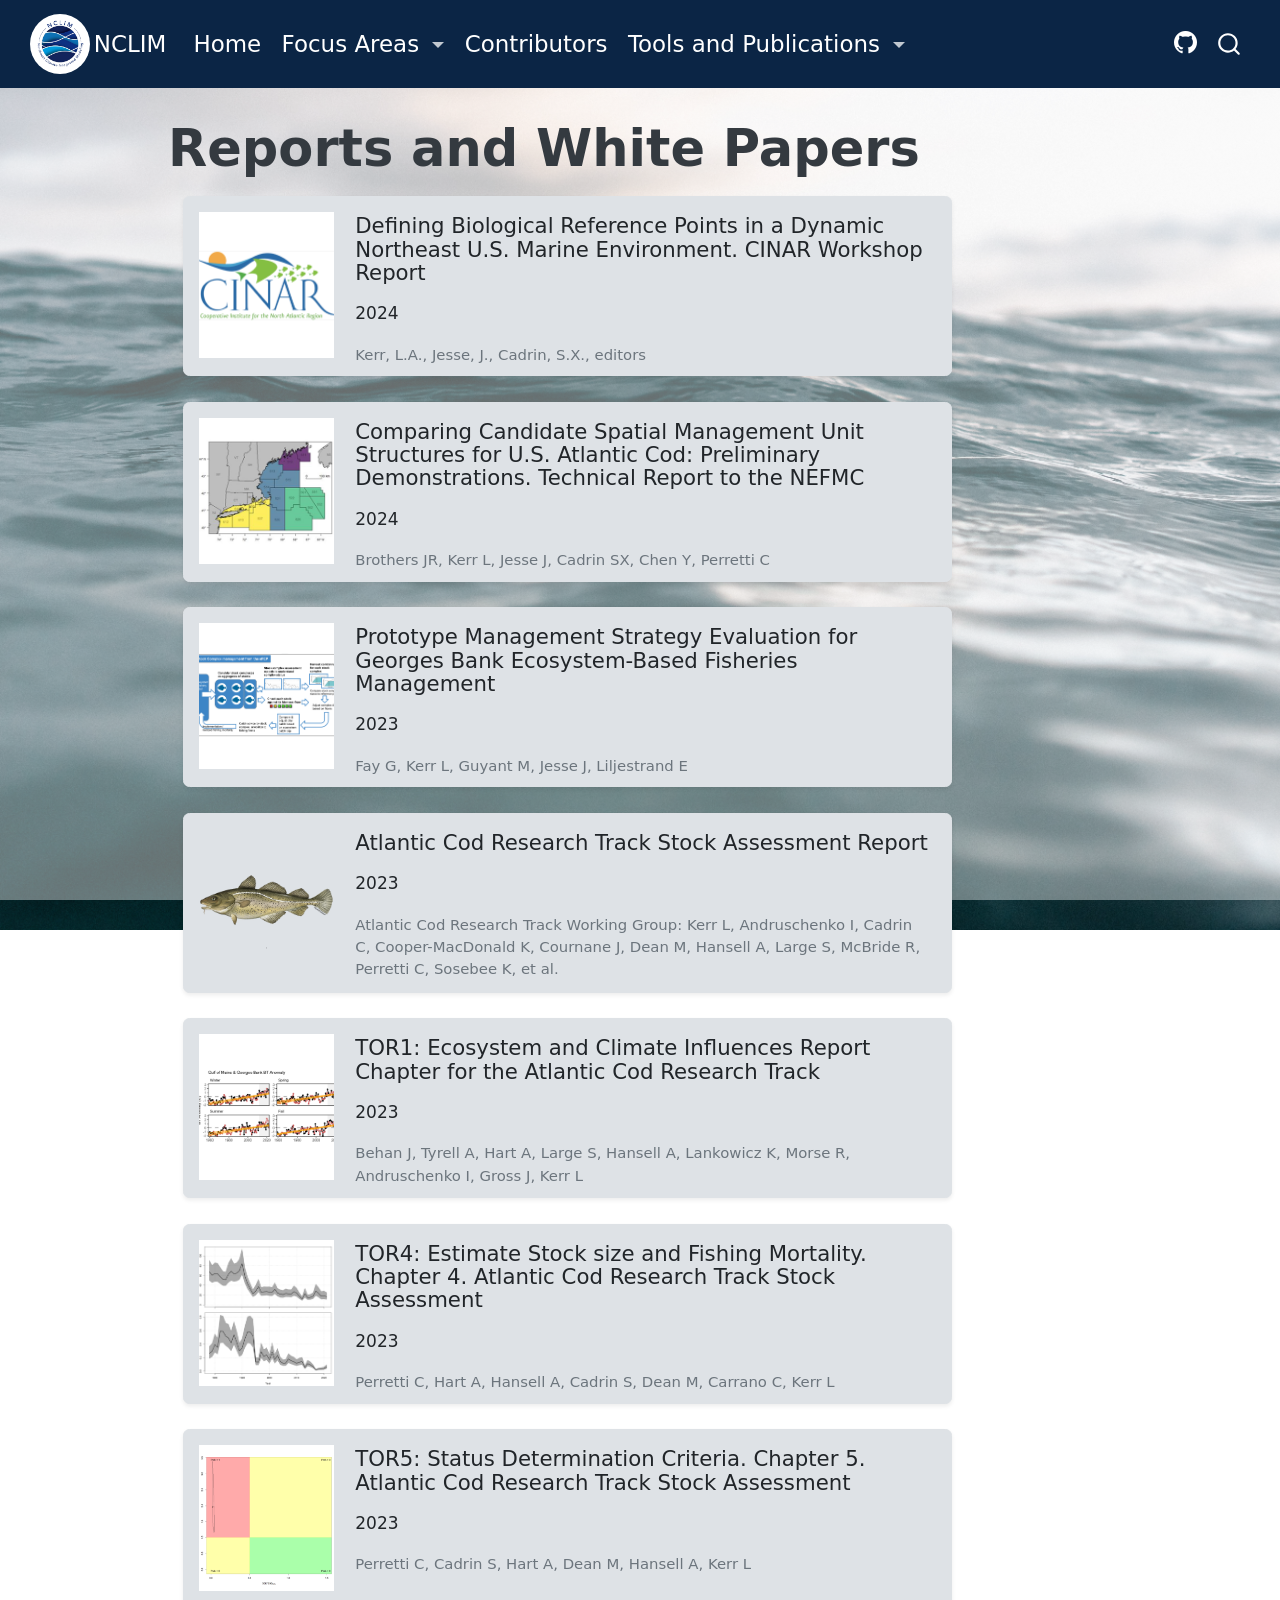
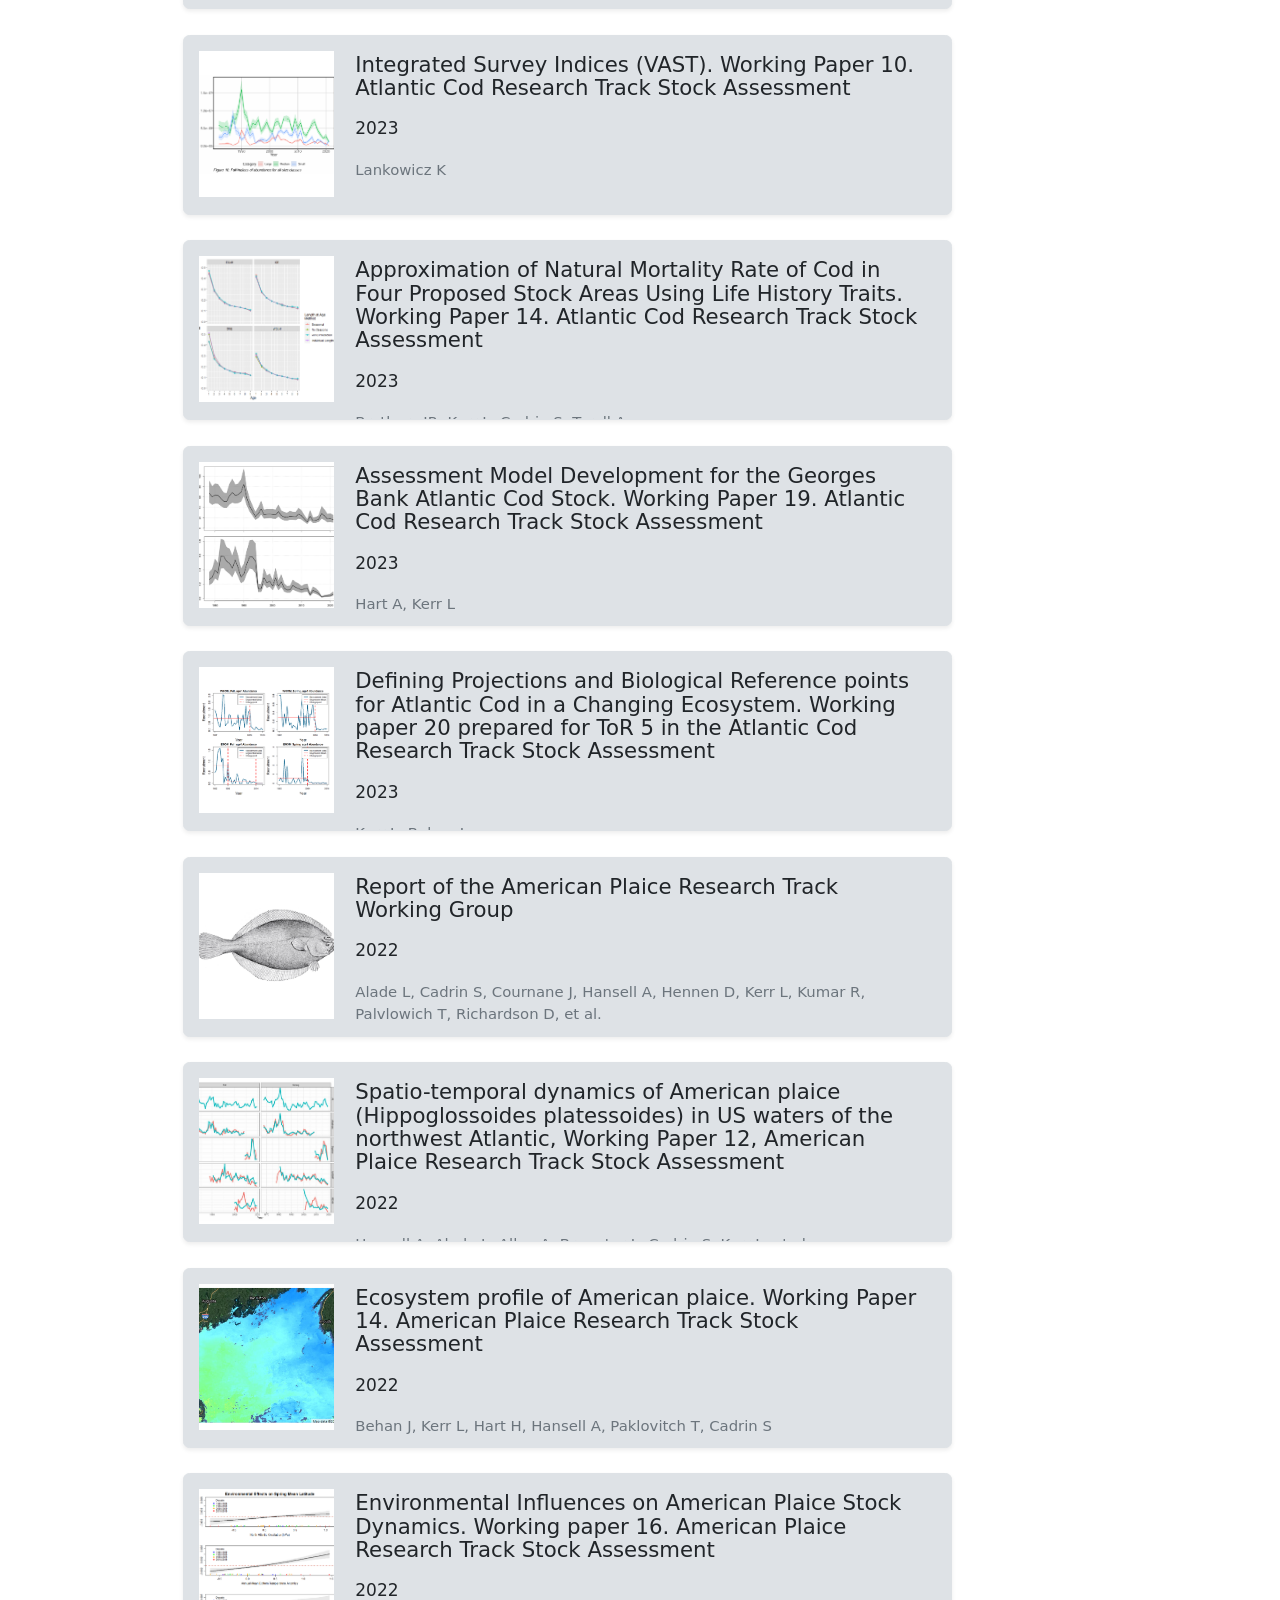
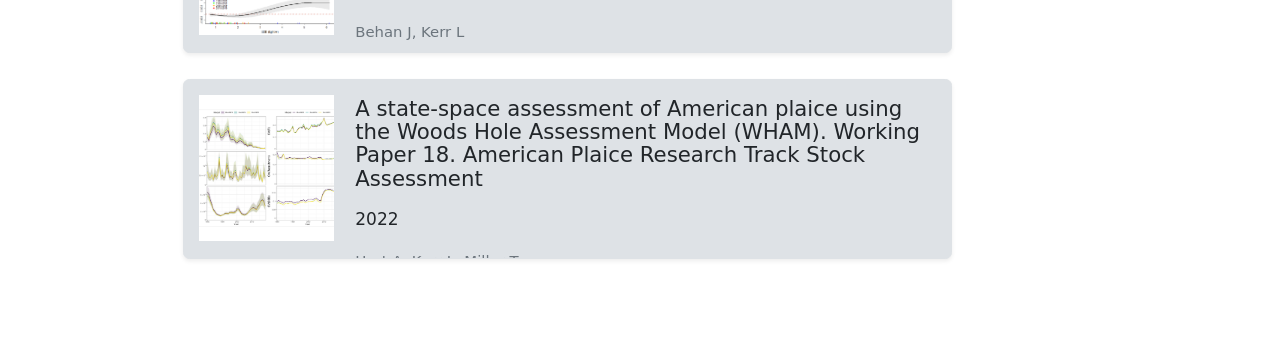
<file: whitepapers.html>
<!DOCTYPE html>
<html xmlns="http://www.w3.org/1999/xhtml" lang="en" xml:lang="en"><head>
  
<link rel="stylesheet" href="styles.css">

<meta charset="utf-8">
<meta name="generator" content="quarto-1.7.31">

<meta name="viewport" content="width=device-width, initial-scale=1.0, user-scalable=yes">


<title>Reports and White Papers – NCLIM</title>
<style>
code{white-space: pre-wrap;}
span.smallcaps{font-variant: small-caps;}
div.columns{display: flex; gap: min(4vw, 1.5em);}
div.column{flex: auto; overflow-x: auto;}
div.hanging-indent{margin-left: 1.5em; text-indent: -1.5em;}
ul.task-list{list-style: none;}
ul.task-list li input[type="checkbox"] {
  width: 0.8em;
  margin: 0 0.8em 0.2em -1em; /* quarto-specific, see https://github.com/quarto-dev/quarto-cli/issues/4556 */ 
  vertical-align: middle;
}
</style>


<script src="site_libs/quarto-nav/quarto-nav.js"></script>
<script src="site_libs/quarto-nav/headroom.min.js"></script>
<script src="site_libs/clipboard/clipboard.min.js"></script>
<script src="site_libs/quarto-search/autocomplete.umd.js"></script>
<script src="site_libs/quarto-search/fuse.min.js"></script>
<script src="site_libs/quarto-search/quarto-search.js"></script>
<meta name="quarto:offset" content="./">
<link href="./Figures/NCLIM_logo.png" rel="icon" type="image/png">
<script src="site_libs/quarto-html/quarto.js" type="module"></script>
<script src="site_libs/quarto-html/tabsets/tabsets.js" type="module"></script>
<script src="site_libs/quarto-html/popper.min.js"></script>
<script src="site_libs/quarto-html/tippy.umd.min.js"></script>
<script src="site_libs/quarto-html/anchor.min.js"></script>
<link href="site_libs/quarto-html/tippy.css" rel="stylesheet">
<link href="site_libs/quarto-html/quarto-syntax-highlighting-e1a5c8363afafaef2c763b6775fbf3ca.css" rel="stylesheet" id="quarto-text-highlighting-styles">
<script src="site_libs/bootstrap/bootstrap.min.js"></script>
<link href="site_libs/bootstrap/bootstrap-icons.css" rel="stylesheet">
<link href="site_libs/bootstrap/bootstrap-fe22d0e00b47e31b9695b964cd763892.min.css" rel="stylesheet" append-hash="true" id="quarto-bootstrap" data-mode="light">
<script id="quarto-search-options" type="application/json">{
  "location": "navbar",
  "copy-button": false,
  "collapse-after": 3,
  "panel-placement": "end",
  "type": "overlay",
  "limit": 50,
  "keyboard-shortcut": [
    "f",
    "/",
    "s"
  ],
  "show-item-context": false,
  "language": {
    "search-no-results-text": "No results",
    "search-matching-documents-text": "matching documents",
    "search-copy-link-title": "Copy link to search",
    "search-hide-matches-text": "Hide additional matches",
    "search-more-match-text": "more match in this document",
    "search-more-matches-text": "more matches in this document",
    "search-clear-button-title": "Clear",
    "search-text-placeholder": "",
    "search-detached-cancel-button-title": "Cancel",
    "search-submit-button-title": "Submit",
    "search-label": "Search"
  }
}</script>


<link rel="stylesheet" href="styles.css">
</head>

<body class="nav-fixed quarto-light">

<div id="quarto-search-results"></div>
  <header id="quarto-header" class="headroom fixed-top">
    <nav class="navbar navbar-expand-lg " data-bs-theme="dark">
      <div class="navbar-container container-fluid">
      <div class="navbar-brand-container mx-auto">
    <a href="./index.html" class="navbar-brand navbar-brand-logo">
    <img src="./Figures/NCLIM_logo.png" alt="" class="navbar-logo">
    </a>
    <a class="navbar-brand" href="./index.html">
    <span class="navbar-title">NCLIM</span>
    </a>
  </div>
            <div id="quarto-search" class="" title="Search"></div>
          <button class="navbar-toggler" type="button" data-bs-toggle="collapse" data-bs-target="#navbarCollapse" aria-controls="navbarCollapse" role="menu" aria-expanded="false" aria-label="Toggle navigation" onclick="if (window.quartoToggleHeadroom) { window.quartoToggleHeadroom(); }">
  <span class="navbar-toggler-icon"></span>
</button>
          <div class="collapse navbar-collapse" id="navbarCollapse">
            <ul class="navbar-nav navbar-nav-scroll me-auto">
  <li class="nav-item">
    <a class="nav-link" href="./index.html"> 
<span class="menu-text">Home</span></a>
  </li>  
  <li class="nav-item dropdown ">
    <a class="nav-link dropdown-toggle" href="#" id="nav-menu-focus-areas" role="link" data-bs-toggle="dropdown" aria-expanded="false">
 <span class="menu-text">Focus Areas</span>
    </a>
    <ul class="dropdown-menu" aria-labelledby="nav-menu-focus-areas">    
        <li>
    <a class="dropdown-item" href="./FisheriesDecisionMaking.html">
 <span class="dropdown-text">Fisheries Decision Making</span></a>
  </li>  
        <li>
    <a class="dropdown-item" href="./ClimateAdaptation.html">
 <span class="dropdown-text">Climate Adaptation</span></a>
  </li>  
        <li>
    <a class="dropdown-item" href="./HumanDimensionsModeling.html">
 <span class="dropdown-text">Human Dimensions Modeling</span></a>
  </li>  
        <li>
    <a class="dropdown-item" href="./BiologicalReferencePoints.html">
 <span class="dropdown-text">Biological Reference Points</span></a>
  </li>  
        <li>
    <a class="dropdown-item" href="./StockAssessment.html">
 <span class="dropdown-text">Stock Assessment</span></a>
  </li>  
        <li>
    <a class="dropdown-item" href="./EcosystemModeling.html">
 <span class="dropdown-text">Ecosystem Modeling</span></a>
  </li>  
    </ul>
  </li>
  <li class="nav-item">
    <a class="nav-link" href="./Contributors.html"> 
<span class="menu-text">Contributors</span></a>
  </li>  
  <li class="nav-item dropdown ">
    <a class="nav-link dropdown-toggle" href="#" id="nav-menu-tools-and-publications" role="link" data-bs-toggle="dropdown" aria-expanded="false">
 <span class="menu-text">Tools and Publications</span>
    </a>
    <ul class="dropdown-menu" aria-labelledby="nav-menu-tools-and-publications">    
        <li>
    <a class="dropdown-item" href="./publications.html">
 <span class="dropdown-text">Peer-Reviewed Publications</span></a>
  </li>  
        <li>
    <a class="dropdown-item" href="./whitepapers.html">
 <span class="dropdown-text">Reports and White Papers</span></a>
  </li>  
        <li>
    <a class="dropdown-item" href="./projects.html">
 <span class="dropdown-text">Project Pages</span></a>
  </li>  
    </ul>
  </li>
</ul>
            <ul class="navbar-nav navbar-nav-scroll ms-auto">
  <li class="nav-item compact">
    <a class="nav-link" href="https://github.com/Northeast-Climate-Integrated-Modeling"> <i class="bi bi-github" role="img">
</i> 
<span class="menu-text"></span></a>
  </li>  
</ul>
          </div> <!-- /navcollapse -->
            <div class="quarto-navbar-tools">
</div>
      </div> <!-- /container-fluid -->
    </nav>
</header>
<!-- content -->
<div id="quarto-content" class="quarto-container page-columns page-rows-contents page-layout-article page-navbar">
<!-- sidebar -->
<!-- margin-sidebar -->
    <div id="quarto-margin-sidebar" class="sidebar margin-sidebar zindex-bottom">
        
    </div>
<!-- main -->
<main class="content" id="quarto-document-content">

<header id="title-block-header" class="quarto-title-block default">
<div class="quarto-title">
<h1 class="title">Reports and White Papers</h1>
</div>



<div class="quarto-title-meta">

    
  
    
  </div>
  


</header>


<div class="centered-div">
<div class="publication-card">
<div class="publication-media">
<p><img src="Figures/whitepapers/CINAR.png"></p>
</div>
<div class="publication-content">
<div class="publication-title">
<p><a href="https://d23h0vhsm26o6d.cloudfront.net/CINAR_BRP_Workshop_Final_Report.pdf">Defining Biological Reference Points in a Dynamic Northeast U.S. Marine Environment. CINAR Workshop Report</a></p>
</div>
<div class="publication-year">
<p>2024</p>
</div>
<div class="publication-authors">
<p>Kerr, L.A., Jesse, J., Cadrin, S.X., editors</p>
</div>
</div>
</div>
<div class="publication-card">
<div class="publication-media">
<p><img src="Figures/whitepapers/comparingcandidate.png"></p>
</div>
<div class="publication-content">
<div class="publication-title">
<p><a href="https://d23h0vhsm26o6d.cloudfront.net/3_REVISED_CodStockStructureMSE_TechReport_March2024_SSCreview.pdf">Comparing Candidate Spatial Management Unit Structures for U.S. Atlantic Cod: Preliminary Demonstrations. Technical Report to the NEFMC</a></p>
</div>
<div class="publication-year">
<p>2024</p>
</div>
<div class="publication-authors">
<p>Brothers JR, Kerr L, Jesse J, Cadrin SX, Chen Y, Perretti C</p>
</div>
</div>
</div>
<div class="publication-card">
<div class="publication-media">
<p><img src="Figures/whitepapers/PrototypeManagement.png"></p>
</div>
<div class="publication-content">
<div class="publication-title">
<p><a href="https://d23h0vhsm26o6d.cloudfront.net/4a_Draft-final-simulation-results-report_2023-07-06-181455_iahe.pdf">Prototype Management Strategy Evaluation for Georges Bank Ecosystem-Based Fisheries Management</a></p>
</div>
<div class="publication-year">
<p>2023</p>
</div>
<div class="publication-authors">
<p>Fay G, Kerr L, Guyant M, Jesse J, Liljestrand E</p>
</div>
</div>
</div>
<div class="publication-card">
<div class="publication-media">
<p><img src="Figures/whitepapers/AtlanticCod.png"></p>
</div>
<div class="publication-content">
<div class="publication-title">
<p><a href="https://apps-nefsc.fisheries.noaa.gov/saw/sasi_files.php?year=2023&amp;species_id=4&amp;stock_id=11&amp;review_type_id=5&amp;info_type_id=-1&amp;map_type_id=&amp;filename=Atlantic%20cod%20WG%20FULL%20REPORT%20format%20w.%20exec%20summ%20(1).pdf">Atlantic Cod Research Track Stock Assessment Report</a></p>
</div>
<div class="publication-year">
<p>2023</p>
</div>
<div class="publication-authors">
<p>Atlantic Cod Research Track Working Group: Kerr L, Andruschenko I, Cadrin C, Cooper-MacDonald K, Cournane J, Dean M, Hansell A, Large S, McBride R, Perretti C, Sosebee K, et al.</p>
</div>
</div>
</div>
<div class="publication-card">
<div class="publication-media">
<p><img src="Figures/whitepapers/TOR1cod.png"></p>
</div>
<div class="publication-content">
<div class="publication-title">
<p><a href="https://apps-nefsc.fisheries.noaa.gov/saw/sasi_files.php?year=2023&amp;species_id=4&amp;stock_id=11&amp;review_type_id=5&amp;info_type_id=5&amp;map_type_id=&amp;filename=ToR%201%20Report%20Chapter.pdf">TOR1: Ecosystem and Climate Influences Report Chapter for the Atlantic Cod Research Track</a></p>
</div>
<div class="publication-year">
<p>2023</p>
</div>
<div class="publication-authors">
<p>Behan J, Tyrell A, Hart A, Large S, Hansell A, Lankowicz K, Morse R, Andruschenko I, Gross J, Kerr L</p>
</div>
</div>
</div>
<div class="publication-card">
<div class="publication-media">
<p><img src="Figures/whitepapers/TOR4Cod.png"></p>
</div>
<div class="publication-content">
<div class="publication-title">
<p><a href="https://apps-nefsc.fisheries.noaa.gov/saw/sasi_files.php?year=2023&amp;species_id=4&amp;stock_id=11&amp;review_type_id=5&amp;info_type_id=5&amp;map_type_id=&amp;filename=ToR%204%20Report%20Chapter.pdf">TOR4: Estimate Stock size and Fishing Mortality. Chapter 4. Atlantic Cod Research Track Stock Assessment</a></p>
</div>
<div class="publication-year">
<p>2023</p>
</div>
<div class="publication-authors">
<p>Perretti C, Hart A, Hansell A, Cadrin S, Dean M, Carrano C, Kerr L</p>
</div>
</div>
</div>
<div class="publication-card">
<div class="publication-media">
<p><img src="Figures/whitepapers/TOR5Cod.png"></p>
</div>
<div class="publication-content">
<div class="publication-title">
<p><a href="https://apps-nefsc.fisheries.noaa.gov/saw/sasi_files.php?year=2023&amp;species_id=4&amp;stock_id=11&amp;review_type_id=5&amp;info_type_id=5&amp;map_type_id=&amp;filename=ToR%205%20Report%20Chapter.pdf">TOR5: Status Determination Criteria. Chapter 5. Atlantic Cod Research Track Stock Assessment</a></p>
</div>
<div class="publication-year">
<p>2023</p>
</div>
<div class="publication-authors">
<p>Perretti C, Cadrin S, Hart A, Dean M, Hansell A, Kerr L</p>
</div>
</div>
</div>
<div class="publication-card">
<div class="publication-media">
<p><img src="Figures/whitepapers/WP10Cod.png"></p>
</div>
<div class="publication-content">
<div class="publication-title">
<p><a href="https://apps-nefsc.fisheries.noaa.gov/saw/sasi_files.php?year=2023&amp;species_id=4&amp;stock_id=11&amp;review_type_id=5&amp;info_type_id=5&amp;map_type_id=&amp;filename=WP%2010%20Integrated%20Survey%20Indices%20(VAST).pdf">Integrated Survey Indices (VAST). Working Paper 10. Atlantic Cod Research Track Stock Assessment</a></p>
</div>
<div class="publication-year">
<p>2023</p>
</div>
<div class="publication-authors">
<p>Lankowicz K</p>
</div>
</div>
</div>
<div class="publication-card">
<div class="publication-media">
<p><img src="Figures/whitepapers/WP14Cod.png"></p>
</div>
<div class="publication-content">
<div class="publication-title">
<p><a href="https://apps-nefsc.fisheries.noaa.gov/saw/sasi_files.php?year=2023&amp;species_id=4&amp;stock_id=11&amp;review_type_id=5&amp;info_type_id=5&amp;map_type_id=&amp;filename=WP%2014%20Estimating%20Cod%20M%20by%20Stock.pdf">Approximation of Natural Mortality Rate of Cod in Four Proposed Stock Areas Using Life History Traits. Working Paper 14. Atlantic Cod Research Track Stock Assessment</a></p>
</div>
<div class="publication-year">
<p>2023</p>
</div>
<div class="publication-authors">
<p>Brothers JR, Kerr L, Cadrin S, Tyrell A</p>
</div>
</div>
</div>
<div class="publication-card">
<div class="publication-media">
<p><img src="Figures/whitepapers/WP19Cod.png"></p>
</div>
<div class="publication-content">
<div class="publication-title">
<p><a href="https://apps-nefsc.fisheries.noaa.gov/saw/sasi_files.php?year=2023&amp;species_id=4&amp;stock_id=11&amp;review_type_id=5&amp;info_type_id=5&amp;map_type_id=&amp;filename=WP%2019%20GB%20Assessmnet%20Model%20ToR%204.pdf">Assessment Model Development for the Georges Bank Atlantic Cod Stock. Working Paper 19. Atlantic Cod Research Track Stock Assessment</a></p>
</div>
<div class="publication-year">
<p>2023</p>
</div>
<div class="publication-authors">
<p>Hart A, Kerr L</p>
</div>
</div>
</div>
<div class="publication-card">
<div class="publication-media">
<p><img src="Figures/whitepapers/WP20Cod.png"></p>
</div>
<div class="publication-content">
<div class="publication-title">
<p><a href="https://apps-nefsc.fisheries.noaa.gov/saw/sasi_files.php?year=2023&amp;species_id=4&amp;stock_id=11&amp;review_type_id=5&amp;info_type_id=5&amp;map_type_id=&amp;filename=WP%2020%20Reference%20Points.pdf">Defining Projections and Biological Reference points for Atlantic Cod in a Changing Ecosystem. Working paper 20 prepared for ToR 5 in the Atlantic Cod Research Track Stock Assessment</a></p>
</div>
<div class="publication-year">
<p>2023</p>
</div>
<div class="publication-authors">
<p>Kerr L, Behan J</p>
</div>
</div>
</div>
<div class="publication-card">
<div class="publication-media">
<p><img src="Figures/whitepapers/AMPlaiceReport.jpg"></p>
</div>
<div class="publication-content">
<div class="publication-title">
<p><a href="https://apps-nefsc.fisheries.noaa.gov/saw/sasi_files.php?year=2022&amp;species_id=2&amp;stock_id=4&amp;review_type_id=5&amp;info_type_id=5&amp;map_type_id=&amp;filename=American%20Plaice%20WG%20Report.pdf">Report of the American Plaice Research Track Working Group</a></p>
</div>
<div class="publication-year">
<p>2022</p>
</div>
<div class="publication-authors">
<p>Alade L, Cadrin S, Cournane J, Hansell A, Hennen D, Kerr L, Kumar R, Palvlowich T, Richardson D, et al.</p>
</div>
</div>
</div>
<div class="publication-card">
<div class="publication-media">
<p><img src="Figures/whitepapers/WP12Plaice.png"></p>
</div>
<div class="publication-content">
<div class="publication-title">
<p><a href="https://apps-nefsc.fisheries.noaa.gov/saw/sasi_files.php?year=2022&amp;species_id=2&amp;stock_id=4&amp;review_type_id=5&amp;info_type_id=5&amp;map_type_id=&amp;filename=WP12_Plaice_VAST-v2.pdf">Spatio-temporal dynamics of American plaice (Hippoglossoides platessoides) in US waters of the northwest Atlantic, Working Paper 12, American Plaice Research Track Stock Assessment</a></p>
</div>
<div class="publication-year">
<p>2022</p>
</div>
<div class="publication-authors">
<p>Hansell A, Alade L, Allyn A, Brewster L, Cadrin S, Kerr L, et al.</p>
</div>
</div>
</div>
<div class="publication-card">
<div class="publication-media">
<p><img src="Figures/whitepapers/WP14Plaice.png"></p>
</div>
<div class="publication-content">
<div class="publication-title">
<p><a href="https://apps-nefsc.fisheries.noaa.gov/saw/sasi_files.php?year=2022&amp;species_id=2&amp;stock_id=4&amp;review_type_id=5&amp;info_type_id=5&amp;map_type_id=&amp;filename=WP14%20Behan%20etal%20Ecosystem%20Profile.pdf">Ecosystem profile of American plaice. Working Paper 14. American Plaice Research Track Stock Assessment</a></p>
</div>
<div class="publication-year">
<p>2022</p>
</div>
<div class="publication-authors">
<p>Behan J, Kerr L, Hart H, Hansell A, Paklovitch T, Cadrin S</p>
</div>
</div>
</div>
<div class="publication-card">
<div class="publication-media">
<p><img src="Figures/whitepapers/WP16Plaice.png"></p>
</div>
<div class="publication-content">
<div class="publication-title">
<p><a href="https://apps-nefsc.fisheries.noaa.gov/saw/sasi_files.php?year=2022&amp;species_id=2&amp;stock_id=4&amp;review_type_id=5&amp;info_type_id=5&amp;map_type_id=&amp;filename=WP16%20Behan%20_%20Kerr%20Ecosystem%20Drivers.pdf">Environmental Influences on American Plaice Stock Dynamics. Working paper 16. American Plaice Research Track Stock Assessment</a></p>
</div>
<div class="publication-year">
<p>2022</p>
</div>
<div class="publication-authors">
<p>Behan J, Kerr L</p>
</div>
</div>
</div>
<div class="publication-card">
<div class="publication-media">
<p><img src="Figures/whitepapers/WP18Plaice.png"></p>
</div>
<div class="publication-content">
<div class="publication-title">
<p><a href="https://apps-nefsc.fisheries.noaa.gov/saw/sasi_files.php?year=2022&amp;species_id=2&amp;stock_id=4&amp;review_type_id=5&amp;info_type_id=5&amp;map_type_id=&amp;filename=WP18%20Hart%20etal%20WHAM.pdfhttps://apps-nefsc.fisheries.noaa.gov/saw/sasi_files.php?year=2022&amp;species_id=2&amp;stock_id=4&amp;review_type_id=5&amp;info_type_id=5&amp;map_type_id=&amp;filename=WP16%20Behan%20_%20Kerr%20Ecosystem%20Drivers.pdf">A state-space assessment of American plaice using the Woods Hole Assessment Model (WHAM). Working Paper 18. American Plaice Research Track Stock Assessment</a></p>
</div>
<div class="publication-year">
<p>2022</p>
</div>
<div class="publication-authors">
<p>Hart A, Kerr L, Miller T</p>
</div>
</div>
</div>
</div>



</main> <!-- /main -->
<script id="quarto-html-after-body" type="application/javascript">
  window.document.addEventListener("DOMContentLoaded", function (event) {
    const icon = "";
    const anchorJS = new window.AnchorJS();
    anchorJS.options = {
      placement: 'right',
      icon: icon
    };
    anchorJS.add('.anchored');
    const isCodeAnnotation = (el) => {
      for (const clz of el.classList) {
        if (clz.startsWith('code-annotation-')) {                     
          return true;
        }
      }
      return false;
    }
    const onCopySuccess = function(e) {
      // button target
      const button = e.trigger;
      // don't keep focus
      button.blur();
      // flash "checked"
      button.classList.add('code-copy-button-checked');
      var currentTitle = button.getAttribute("title");
      button.setAttribute("title", "Copied!");
      let tooltip;
      if (window.bootstrap) {
        button.setAttribute("data-bs-toggle", "tooltip");
        button.setAttribute("data-bs-placement", "left");
        button.setAttribute("data-bs-title", "Copied!");
        tooltip = new bootstrap.Tooltip(button, 
          { trigger: "manual", 
            customClass: "code-copy-button-tooltip",
            offset: [0, -8]});
        tooltip.show();    
      }
      setTimeout(function() {
        if (tooltip) {
          tooltip.hide();
          button.removeAttribute("data-bs-title");
          button.removeAttribute("data-bs-toggle");
          button.removeAttribute("data-bs-placement");
        }
        button.setAttribute("title", currentTitle);
        button.classList.remove('code-copy-button-checked');
      }, 1000);
      // clear code selection
      e.clearSelection();
    }
    const getTextToCopy = function(trigger) {
        const codeEl = trigger.previousElementSibling.cloneNode(true);
        for (const childEl of codeEl.children) {
          if (isCodeAnnotation(childEl)) {
            childEl.remove();
          }
        }
        return codeEl.innerText;
    }
    const clipboard = new window.ClipboardJS('.code-copy-button:not([data-in-quarto-modal])', {
      text: getTextToCopy
    });
    clipboard.on('success', onCopySuccess);
    if (window.document.getElementById('quarto-embedded-source-code-modal')) {
      const clipboardModal = new window.ClipboardJS('.code-copy-button[data-in-quarto-modal]', {
        text: getTextToCopy,
        container: window.document.getElementById('quarto-embedded-source-code-modal')
      });
      clipboardModal.on('success', onCopySuccess);
    }
      var localhostRegex = new RegExp(/^(?:http|https):\/\/localhost\:?[0-9]*\//);
      var mailtoRegex = new RegExp(/^mailto:/);
        var filterRegex = new RegExp('/' + window.location.host + '/');
      var isInternal = (href) => {
          return filterRegex.test(href) || localhostRegex.test(href) || mailtoRegex.test(href);
      }
      // Inspect non-navigation links and adorn them if external
     var links = window.document.querySelectorAll('a[href]:not(.nav-link):not(.navbar-brand):not(.toc-action):not(.sidebar-link):not(.sidebar-item-toggle):not(.pagination-link):not(.no-external):not([aria-hidden]):not(.dropdown-item):not(.quarto-navigation-tool):not(.about-link)');
      for (var i=0; i<links.length; i++) {
        const link = links[i];
        if (!isInternal(link.href)) {
          // undo the damage that might have been done by quarto-nav.js in the case of
          // links that we want to consider external
          if (link.dataset.originalHref !== undefined) {
            link.href = link.dataset.originalHref;
          }
        }
      }
    function tippyHover(el, contentFn, onTriggerFn, onUntriggerFn) {
      const config = {
        allowHTML: true,
        maxWidth: 500,
        delay: 100,
        arrow: false,
        appendTo: function(el) {
            return el.parentElement;
        },
        interactive: true,
        interactiveBorder: 10,
        theme: 'quarto',
        placement: 'bottom-start',
      };
      if (contentFn) {
        config.content = contentFn;
      }
      if (onTriggerFn) {
        config.onTrigger = onTriggerFn;
      }
      if (onUntriggerFn) {
        config.onUntrigger = onUntriggerFn;
      }
      window.tippy(el, config); 
    }
    const noterefs = window.document.querySelectorAll('a[role="doc-noteref"]');
    for (var i=0; i<noterefs.length; i++) {
      const ref = noterefs[i];
      tippyHover(ref, function() {
        // use id or data attribute instead here
        let href = ref.getAttribute('data-footnote-href') || ref.getAttribute('href');
        try { href = new URL(href).hash; } catch {}
        const id = href.replace(/^#\/?/, "");
        const note = window.document.getElementById(id);
        if (note) {
          return note.innerHTML;
        } else {
          return "";
        }
      });
    }
    const xrefs = window.document.querySelectorAll('a.quarto-xref');
    const processXRef = (id, note) => {
      // Strip column container classes
      const stripColumnClz = (el) => {
        el.classList.remove("page-full", "page-columns");
        if (el.children) {
          for (const child of el.children) {
            stripColumnClz(child);
          }
        }
      }
      stripColumnClz(note)
      if (id === null || id.startsWith('sec-')) {
        // Special case sections, only their first couple elements
        const container = document.createElement("div");
        if (note.children && note.children.length > 2) {
          container.appendChild(note.children[0].cloneNode(true));
          for (let i = 1; i < note.children.length; i++) {
            const child = note.children[i];
            if (child.tagName === "P" && child.innerText === "") {
              continue;
            } else {
              container.appendChild(child.cloneNode(true));
              break;
            }
          }
          if (window.Quarto?.typesetMath) {
            window.Quarto.typesetMath(container);
          }
          return container.innerHTML
        } else {
          if (window.Quarto?.typesetMath) {
            window.Quarto.typesetMath(note);
          }
          return note.innerHTML;
        }
      } else {
        // Remove any anchor links if they are present
        const anchorLink = note.querySelector('a.anchorjs-link');
        if (anchorLink) {
          anchorLink.remove();
        }
        if (window.Quarto?.typesetMath) {
          window.Quarto.typesetMath(note);
        }
        if (note.classList.contains("callout")) {
          return note.outerHTML;
        } else {
          return note.innerHTML;
        }
      }
    }
    for (var i=0; i<xrefs.length; i++) {
      const xref = xrefs[i];
      tippyHover(xref, undefined, function(instance) {
        instance.disable();
        let url = xref.getAttribute('href');
        let hash = undefined; 
        if (url.startsWith('#')) {
          hash = url;
        } else {
          try { hash = new URL(url).hash; } catch {}
        }
        if (hash) {
          const id = hash.replace(/^#\/?/, "");
          const note = window.document.getElementById(id);
          if (note !== null) {
            try {
              const html = processXRef(id, note.cloneNode(true));
              instance.setContent(html);
            } finally {
              instance.enable();
              instance.show();
            }
          } else {
            // See if we can fetch this
            fetch(url.split('#')[0])
            .then(res => res.text())
            .then(html => {
              const parser = new DOMParser();
              const htmlDoc = parser.parseFromString(html, "text/html");
              const note = htmlDoc.getElementById(id);
              if (note !== null) {
                const html = processXRef(id, note);
                instance.setContent(html);
              } 
            }).finally(() => {
              instance.enable();
              instance.show();
            });
          }
        } else {
          // See if we can fetch a full url (with no hash to target)
          // This is a special case and we should probably do some content thinning / targeting
          fetch(url)
          .then(res => res.text())
          .then(html => {
            const parser = new DOMParser();
            const htmlDoc = parser.parseFromString(html, "text/html");
            const note = htmlDoc.querySelector('main.content');
            if (note !== null) {
              // This should only happen for chapter cross references
              // (since there is no id in the URL)
              // remove the first header
              if (note.children.length > 0 && note.children[0].tagName === "HEADER") {
                note.children[0].remove();
              }
              const html = processXRef(null, note);
              instance.setContent(html);
            } 
          }).finally(() => {
            instance.enable();
            instance.show();
          });
        }
      }, function(instance) {
      });
    }
        let selectedAnnoteEl;
        const selectorForAnnotation = ( cell, annotation) => {
          let cellAttr = 'data-code-cell="' + cell + '"';
          let lineAttr = 'data-code-annotation="' +  annotation + '"';
          const selector = 'span[' + cellAttr + '][' + lineAttr + ']';
          return selector;
        }
        const selectCodeLines = (annoteEl) => {
          const doc = window.document;
          const targetCell = annoteEl.getAttribute("data-target-cell");
          const targetAnnotation = annoteEl.getAttribute("data-target-annotation");
          const annoteSpan = window.document.querySelector(selectorForAnnotation(targetCell, targetAnnotation));
          const lines = annoteSpan.getAttribute("data-code-lines").split(",");
          const lineIds = lines.map((line) => {
            return targetCell + "-" + line;
          })
          let top = null;
          let height = null;
          let parent = null;
          if (lineIds.length > 0) {
              //compute the position of the single el (top and bottom and make a div)
              const el = window.document.getElementById(lineIds[0]);
              top = el.offsetTop;
              height = el.offsetHeight;
              parent = el.parentElement.parentElement;
            if (lineIds.length > 1) {
              const lastEl = window.document.getElementById(lineIds[lineIds.length - 1]);
              const bottom = lastEl.offsetTop + lastEl.offsetHeight;
              height = bottom - top;
            }
            if (top !== null && height !== null && parent !== null) {
              // cook up a div (if necessary) and position it 
              let div = window.document.getElementById("code-annotation-line-highlight");
              if (div === null) {
                div = window.document.createElement("div");
                div.setAttribute("id", "code-annotation-line-highlight");
                div.style.position = 'absolute';
                parent.appendChild(div);
              }
              div.style.top = top - 2 + "px";
              div.style.height = height + 4 + "px";
              div.style.left = 0;
              let gutterDiv = window.document.getElementById("code-annotation-line-highlight-gutter");
              if (gutterDiv === null) {
                gutterDiv = window.document.createElement("div");
                gutterDiv.setAttribute("id", "code-annotation-line-highlight-gutter");
                gutterDiv.style.position = 'absolute';
                const codeCell = window.document.getElementById(targetCell);
                const gutter = codeCell.querySelector('.code-annotation-gutter');
                gutter.appendChild(gutterDiv);
              }
              gutterDiv.style.top = top - 2 + "px";
              gutterDiv.style.height = height + 4 + "px";
            }
            selectedAnnoteEl = annoteEl;
          }
        };
        const unselectCodeLines = () => {
          const elementsIds = ["code-annotation-line-highlight", "code-annotation-line-highlight-gutter"];
          elementsIds.forEach((elId) => {
            const div = window.document.getElementById(elId);
            if (div) {
              div.remove();
            }
          });
          selectedAnnoteEl = undefined;
        };
          // Handle positioning of the toggle
      window.addEventListener(
        "resize",
        throttle(() => {
          elRect = undefined;
          if (selectedAnnoteEl) {
            selectCodeLines(selectedAnnoteEl);
          }
        }, 10)
      );
      function throttle(fn, ms) {
      let throttle = false;
      let timer;
        return (...args) => {
          if(!throttle) { // first call gets through
              fn.apply(this, args);
              throttle = true;
          } else { // all the others get throttled
              if(timer) clearTimeout(timer); // cancel #2
              timer = setTimeout(() => {
                fn.apply(this, args);
                timer = throttle = false;
              }, ms);
          }
        };
      }
        // Attach click handler to the DT
        const annoteDls = window.document.querySelectorAll('dt[data-target-cell]');
        for (const annoteDlNode of annoteDls) {
          annoteDlNode.addEventListener('click', (event) => {
            const clickedEl = event.target;
            if (clickedEl !== selectedAnnoteEl) {
              unselectCodeLines();
              const activeEl = window.document.querySelector('dt[data-target-cell].code-annotation-active');
              if (activeEl) {
                activeEl.classList.remove('code-annotation-active');
              }
              selectCodeLines(clickedEl);
              clickedEl.classList.add('code-annotation-active');
            } else {
              // Unselect the line
              unselectCodeLines();
              clickedEl.classList.remove('code-annotation-active');
            }
          });
        }
    const findCites = (el) => {
      const parentEl = el.parentElement;
      if (parentEl) {
        const cites = parentEl.dataset.cites;
        if (cites) {
          return {
            el,
            cites: cites.split(' ')
          };
        } else {
          return findCites(el.parentElement)
        }
      } else {
        return undefined;
      }
    };
    var bibliorefs = window.document.querySelectorAll('a[role="doc-biblioref"]');
    for (var i=0; i<bibliorefs.length; i++) {
      const ref = bibliorefs[i];
      const citeInfo = findCites(ref);
      if (citeInfo) {
        tippyHover(citeInfo.el, function() {
          var popup = window.document.createElement('div');
          citeInfo.cites.forEach(function(cite) {
            var citeDiv = window.document.createElement('div');
            citeDiv.classList.add('hanging-indent');
            citeDiv.classList.add('csl-entry');
            var biblioDiv = window.document.getElementById('ref-' + cite);
            if (biblioDiv) {
              citeDiv.innerHTML = biblioDiv.innerHTML;
            }
            popup.appendChild(citeDiv);
          });
          return popup.innerHTML;
        });
      }
    }
  });
  </script>
</div> <!-- /content -->




</body></html>
</file>
<file: styles.css>
/* Increase text size of navigation links */
.navbar-nav .nav-link {
  font-size: 1.35rem !important; /* Default is ~0.9rem to 1rem */
  font-weight: 400 !important;   /* not bolded*/
}
/* Increase text size of the site title/brand text (if displayed next to logo) */
.navbar-brand {
  font-size: 1.35rem !important;
  font-weight: 400 !important;
}
/* Add a white rounded background badge to the navbar logo */
.navbar-brand img,
.navbar-logo {
  background-color: #ffffff !important;
  max-height: none !important; /* Overrides Quarto's hidden height cap so the image can be resized to be larger */
  padding: 0px;           /* Inner spacing around the logo */
  border-radius: 100px;         /* Rounded corners */
  width:60px !important;      /* Sets equal width and height */
  height: 60px !important;
  object-fit: contain;         /* Ensures the circular logo fits cleanly inside */
  display: inline-block;
  vertical-align: middle;
}

/* Full Homepage Transparent Background */
body {
  background-image: linear-gradient(rgba(255, 255, 255, 0.4), rgba(255, 255, 255, 0.4)), 
                    url('Figures/OceanWaterBanner.jpg');
  background-size: cover;
  background-position: center;
  background-repeat: no-repeat;
  background-attachment: fixed; /* Keeps background stationary while scrolling */
}
/* Increase the size of the main page title */
header.quarto-title-block .title,
.quarto-title .title,
h1.title {
  font-size: 3rem !important;   /* Default is ~2.25rem to 2.5rem */
  font-weight: 800 !important;  /* Keeps it bold and clear */
}
/* Custom Hero Section */
.hero-banner {
  background: linear-gradient(135deg, #0b2545 0%, #134074 100%);
  color: #ffffff;
  padding: 4rem 2rem;
  border-radius: 0.5rem;
  margin-bottom: 2.5rem;
}

.hero-banner h1 {
  font-size: 2.8rem;
  font-weight: 700;
  color: #ffffff;
}

.hero-banner p {
  font-size: 1.5rem;
  max-width: 800px;
  opacity: 0.9;
}

/* Category Grid & Cards Layout */
.category-card {
  transition: transform 0.2s ease-in-out, box-shadow 0.2s ease-in-out;
  border: 1px solid #e0e0e0;
  border-radius: 8px;
  overflow: hidden;
  height: 100%;
  background-color: #ffffff;
}

.category-card:hover {
  transform: translateY(-4px);
  box-shadow: 0 8px 16px rgba(0, 0, 0, 0.12);
}

.category-card .card-body {
  padding: 1.5rem;
}

.category-card .card-title {
  font-weight: 600;
  color: #0b2545;
  margin-bottom: 0.75rem;
}

.btn-nclim {
  background-color: #134074;
  color: white;
  border-radius: 4px;
  padding: 0.5rem 1rem;
  text-decoration: none;
  display: inline-block;
  margin-top: 1rem;
}

.btn-nclim:hover {
  background-color: #8da9c4;
  color: #0b2545;
}

/* Ensure category cards stand out cleanly over the image background */
.category-card {
  background-color: rgba(255, 255, 255, 0.6) !important; /* Slightly solid white backing for card readability */
}

/* Ensure Backgound text stands out cleanly over the image background */
.background-callout {
  background-color: rgba(255, 255, 255, 0.6);
  padding: 1.25rem 1.5rem;
  border-radius: 8px;
  margin-bottom: 1rem;
  font-size: 1.1rem !important; /* Adjust size */
}

.background-heading h2 {
  font-size: 2.25rem !important; /* Adjust size */
  font-weight: 700;
  margin-top: 2rem;
  margin-bottom: 0.75rem;
  color: #000;
  font-weight: 800;
}
/* Heading Style for Focus Areas (No background behind it) */
.FocusArea-callout h2 {
  font-size: 2.25rem !important; /* Adjust size*/
  font-weight: 700;
  margin-top: 2rem;
  margin-bottom: 0.75rem;
  color: #000;
  font-weight: 800;
}
/* Contributor Headshot Styling */
.card-body img {
  width: 170px;
  height: 170px;
  object-fit: cover;         /* Prevents stretching or distortion */
  border-radius: 50%;        /* Crops image into a perfect circle */
  margin-bottom: 0.0rem;
  box-shadow: 0 4px 10px rgba(0, 0, 0, 0.12); /* Soft drop shadow */
  border: 3px solid #ffffff;  /* Clean white border ring */
}
/* Force all text elements in contributor cards to be centered */
.card-body p,
.card-body a{
  text-align: center !important;
  margin-left: auto !important;
  margin-right: auto !important;
}
/* Hide Quarto's automatic anchor link icons on card headings */
.card-body .anchorjs-link,
.card-body a.header-section-number,
.card-body h3 a,
.card-body h4 a {
  display: none !important;
}

/* Fix Bootstrap row card stretching */
.row-cols-lg-4 > .col {
  flex: 0 0 auto !important;
  width: 25% !important; /* Forces each card to occupy exactly 1/4 of the container width */
}

@media (max-width: 991px) {
  .row-cols-lg-4 > .col {
    width: 33.333% !important; /* 3 cards per row on mid-size screens */
  }
}

@media (max-width: 767px) {
  .row-cols-lg-4 > .col {
    width: 50% !important; /* 2 cards per row on mobile/tablets */
  }
}

@media (max-width: 575px) {
  .row-cols-lg-4 > .col {
    width: 100% !important; /* Single stacked cards on small mobile screens */
  }
}

/* Custom 4-Column Card Grid for Quarto */
.card-grid-4 {
  display: grid !important;
  grid-template-columns: repeat(4, 1fr) !important; /* Forces exactly 4 equal columns */
  gap: 0.5rem !important;                            /* Card spacing */
  margin-bottom: 2rem !important;
}

/* Ensure cards take full height within the grid cell */
.card-grid-4 .card {
  height: 100% !important;
}

/* Responsive adjustments for tablet and mobile screens */
@media (max-width: 992px) {
  .card-grid-4 {
    grid-template-columns: repeat(2, 1fr) !important; /* 2 columns on tablets */
  }
}

@media (max-width: 576px) {
  .card-grid-4 {
    grid-template-columns: 1fr !important;            /* 1 column on mobile */
  }
}

/*########### Publications.qmd Styling ######## */
/* =========================================================
 PAGE LAYOUT
========================================================= */
body {
 font-family: system-ui, -apple-system, "Segoe UI", Roboto, sans-serif;
}

.centered-div {
 max-width: 1320px;
 margin: 0 auto;
 padding: 0 15px;
}

/* =========================================================
 PUBLICATION CARDS
========================================================= */
.publication-card {
 border: 1px solid #dee2e6;
 background-color: #dee2e6;
 border-radius: 0.375rem;
 box-shadow: 0 0.125rem 0.25rem rgba(0,0,0,.075);
 margin-bottom: 1.5rem;
 overflow: hidden;
 display: flex;
 flex-direction: row;
 align-items: stretch;
 transition: box-shadow 0.2s ease;
 min-height: 50px;
 max-height: 180px;
}

.publication-card:hover {
 box-shadow: 0 0.5rem 1rem rgba(0,0,0,.1);
}

/* Media column (left side) */
.publication-media {
 flex: 0 0 300px;
 max-width: 150px;
 overflow: hidden;
 position: relative;
 display: flex;
 padding: 0.9rem 0 0.0rem 0.9rem; /* top: 0.5rem, right: 0, bottom: 0.5rem, left: 0.5rem */
}

.publication-media img {
 width: 100%;
 height: 100%;
  max-height: 150px; /* or whatever height looks good to you */
 object-fit: cover;
 display: block;
 flex: 1;
}

/* Content column (right side) */
.publication-content {
 flex: 1;
 padding: 1rem 1.25rem;
 display: flex;
 flex-direction: column;
}

.publication-title {
 font-size: 1.25rem;
 font-weight: 500;
 line-height: 1.1;
 margin-bottom: 0.00rem;
 color: #212529;
 display: inline-block;
}

.publication-title a {
 font-size: 1.25rem;
 font-weight: 500;
 line-height: 1.1;
 color: #212529!important;
 text-decoration: none!important;
}

.publication-title a:hover {
 font-size: 1.25rem;
 font-weight: 500;
 line-height: 1.1;
 color: #0d6efd!important; /* or whatever accent color you use */
 text-decoration: none!important;
}

.publication-authors {
 display: flex;
 align-items: center;
 gap: 0.5rem;
 font-size: 0.875rem;
 color: #6c757d;
 margin-bottom: 0.75rem;
}

.publication-year {
 font-size: 1rem;
 line-height: 1.5;
 color: #212529;
}

.publication-link {
 text-align: right;
 padding-top: 0.5rem;
}

.publication-link a {
 display: inline-flex;
 align-items: center;
 gap: 0.35rem;
 color: #0d6efd;
 text-decoration: none;
 font-size: 0.95rem;
 font-weight: 500;
}

.publication-link a:hover {
 color: #0a58ca;
 text-decoration: underline;
}

/* Responsive: stack on tablet/mobile */
@media (max-width: 767px) {
.publication-card {
 flex-direction: column;
 }
.publication-media {
 flex: 0 0 200px;
 max-width: 100%;
 height: 200px;
 }
.publication-media img {
 width: 100%;
 height: 100%;
 object-fit: cover;
 }
}

@media (max-width: 576px) {
.publication-media {
 display: none;
 }
}

/* Note callout box */
.callout-note {
 background-color: #eef4ff; /* light blue background */
 border-left: 5px solid #0b2545; /* accent border */
 border-radius: 8px;
 padding: 1rem 1.25rem;
 font-size: 1.05rem;
}

/* Callout title text */
.callout-note.callout-title {
 font-weight: 700;
 color: #0b2545;
 background-color: rgba(238, 244, 255, 0.5); /* same blue, 50% opacity */
 padding: 0.25rem 0.5rem; /* small padding so the background is visible */
 border-radius: 4px;
}

/* Funder Logos Section */
.funders-grid {
  display: grid;
  grid-template-columns: repeat(auto-fit, minmax(140px, 1fr));
  gap: 1.5rem;
  align-items: center;
  justify-items: center;
  margin-top: 1.5rem;
}

.funder-card {
  display: flex;
  align-items: center;
  justify-content: center;
  width: 100%;
  height: 110px;
  padding: 1rem;
  background-color: #ffffff;
  border: 1px solid #e9ecef;
  border-radius: 12px;                  /* Rounded corners */
  box-shadow: 0 2px 8px rgba(0,0,0,0.06);
  transition: transform 0.2s ease, box-shadow 0.2s ease;
}

.funder-card:hover {
  transform: translateY(-4px);           /* Subtle lift effect on hover */
  box-shadow: 0 6px 16px rgba(0,0,0,0.12);
}

.funder-card img {
  max-width: 100%;
  max-height: 80px;
  object-fit: contain;                   /* Preserves original logo aspect ratios */
}

.funder-row-single {
 display: flex;
 justify-content: center;
 margin-bottom: 1.5rem;
}

.funder-card-large {
 width: 280px; /* adjust to taste */
 height: auto;
 display: flex;
  align-items: center;
  justify-content: center;
  padding: 1rem;
  background-color: #ffffff;
  border: 1px solid #e9ecef;
  border-radius: 12px;                  /* Rounded corners */
  box-shadow: 0 2px 8px rgba(0,0,0,0.06);
  transition: transform 0.2s ease, box-shadow 0.2s ease;
}

/* =========================================================
 PROJECT PAGE CARDS
========================================================= */
.project-card {
 border: 1px solid #dee2e6;
 background-color: #dee2e6;
 border-radius: 0.375rem;
 box-shadow: 0 0.125rem 0.25rem rgba(0,0,0,.075);
 margin-bottom: 1.5rem;
 overflow: visible;
 display: flex;
 flex-direction: column;
 align-items: stretch;
 transition: box-shadow 0.2s ease;
 min-height: 50px;
 max-height: none;
}

.project-content {
 /* stays full-width on top */
}

/* New: wraps the bottom row (image + links) */
.project-bottom-row {
 display: flex;
 flex-direction: row;
 align-items: center;
 gap: 1rem;
 padding: 0 1rem 1rem; /* matches card padding */
}

.project-media {
 flex: 0 0 30%; /* image column takes ~30% of the row */
 min-width: 150px;     /* safety floor so it doesn't get tiny */
}

.project-media img {
 display: block;
 max-width: 200px; 
 height: auto;
}

.project-link {
 display: flex;
 flex-direction: column;
 gap: 0.5rem;
 flex: 1; /* fills remaining space to the right */
}

.project-link a {
 display: flex;
 align-items: center;
 gap: 0.5rem;
 padding: 0.5rem 0.75rem;
 background: #f6f8fa;
 border: 1px solid #d0d7de;
 border-radius: 6px;
 text-decoration: none;
 color: #0969da;
 font-size: 0.875rem;
 font-family: -apple-system, BlinkMacSystemFont, "Segoe UI", "Noto Sans", Helvetica, Arial, sans-serif;
 transition: background 0.15s;
}

.project-link a:hover {
 background: #eaeef2;
}

.project-link a::before {
 content: "";
 display: inline-block;
 width: 25px;
 height: 25px;
 background: url("Figures/github-logo.png") no-repeat center;
 background-size: contain;
 flex-shrink: 0;
}
</file>
<file: site_libs/quarto-html/tippy.css>
.tippy-box[data-animation=fade][data-state=hidden]{opacity:0}[data-tippy-root]{max-width:calc(100vw - 10px)}.tippy-box{position:relative;background-color:#333;color:#fff;border-radius:4px;font-size:14px;line-height:1.4;white-space:normal;outline:0;transition-property:transform,visibility,opacity}.tippy-box[data-placement^=top]>.tippy-arrow{bottom:0}.tippy-box[data-placement^=top]>.tippy-arrow:before{bottom:-7px;left:0;border-width:8px 8px 0;border-top-color:initial;transform-origin:center top}.tippy-box[data-placement^=bottom]>.tippy-arrow{top:0}.tippy-box[data-placement^=bottom]>.tippy-arrow:before{top:-7px;left:0;border-width:0 8px 8px;border-bottom-color:initial;transform-origin:center bottom}.tippy-box[data-placement^=left]>.tippy-arrow{right:0}.tippy-box[data-placement^=left]>.tippy-arrow:before{border-width:8px 0 8px 8px;border-left-color:initial;right:-7px;transform-origin:center left}.tippy-box[data-placement^=right]>.tippy-arrow{left:0}.tippy-box[data-placement^=right]>.tippy-arrow:before{left:-7px;border-width:8px 8px 8px 0;border-right-color:initial;transform-origin:center right}.tippy-box[data-inertia][data-state=visible]{transition-timing-function:cubic-bezier(.54,1.5,.38,1.11)}.tippy-arrow{width:16px;height:16px;color:#333}.tippy-arrow:before{content:"";position:absolute;border-color:transparent;border-style:solid}.tippy-content{position:relative;padding:5px 9px;z-index:1}
</file>
<file: site_libs/quarto-html/quarto-syntax-highlighting-e1a5c8363afafaef2c763b6775fbf3ca.css>
/* quarto syntax highlight colors */
:root {
  --quarto-hl-ot-color: #003B4F;
  --quarto-hl-at-color: #657422;
  --quarto-hl-ss-color: #20794D;
  --quarto-hl-an-color: #5E5E5E;
  --quarto-hl-fu-color: #4758AB;
  --quarto-hl-st-color: #20794D;
  --quarto-hl-cf-color: #003B4F;
  --quarto-hl-op-color: #5E5E5E;
  --quarto-hl-er-color: #AD0000;
  --quarto-hl-bn-color: #AD0000;
  --quarto-hl-al-color: #AD0000;
  --quarto-hl-va-color: #111111;
  --quarto-hl-bu-color: inherit;
  --quarto-hl-ex-color: inherit;
  --quarto-hl-pp-color: #AD0000;
  --quarto-hl-in-color: #5E5E5E;
  --quarto-hl-vs-color: #20794D;
  --quarto-hl-wa-color: #5E5E5E;
  --quarto-hl-do-color: #5E5E5E;
  --quarto-hl-im-color: #00769E;
  --quarto-hl-ch-color: #20794D;
  --quarto-hl-dt-color: #AD0000;
  --quarto-hl-fl-color: #AD0000;
  --quarto-hl-co-color: #5E5E5E;
  --quarto-hl-cv-color: #5E5E5E;
  --quarto-hl-cn-color: #8f5902;
  --quarto-hl-sc-color: #5E5E5E;
  --quarto-hl-dv-color: #AD0000;
  --quarto-hl-kw-color: #003B4F;
}

/* other quarto variables */
:root {
  --quarto-font-monospace: SFMono-Regular, Menlo, Monaco, Consolas, "Liberation Mono", "Courier New", monospace;
}

/* syntax highlight based on Pandoc's rules */
pre > code.sourceCode > span {
  color: #003B4F;
}

code.sourceCode > span {
  color: #003B4F;
}

div.sourceCode,
div.sourceCode pre.sourceCode {
  color: #003B4F;
}

/* Normal */
code span {
  color: #003B4F;
}

/* Alert */
code span.al {
  color: #AD0000;
  font-style: inherit;
}

/* Annotation */
code span.an {
  color: #5E5E5E;
  font-style: inherit;
}

/* Attribute */
code span.at {
  color: #657422;
  font-style: inherit;
}

/* BaseN */
code span.bn {
  color: #AD0000;
  font-style: inherit;
}

/* BuiltIn */
code span.bu {
  font-style: inherit;
}

/* ControlFlow */
code span.cf {
  color: #003B4F;
  font-weight: bold;
  font-style: inherit;
}

/* Char */
code span.ch {
  color: #20794D;
  font-style: inherit;
}

/* Constant */
code span.cn {
  color: #8f5902;
  font-style: inherit;
}

/* Comment */
code span.co {
  color: #5E5E5E;
  font-style: inherit;
}

/* CommentVar */
code span.cv {
  color: #5E5E5E;
  font-style: italic;
}

/* Documentation */
code span.do {
  color: #5E5E5E;
  font-style: italic;
}

/* DataType */
code span.dt {
  color: #AD0000;
  font-style: inherit;
}

/* DecVal */
code span.dv {
  color: #AD0000;
  font-style: inherit;
}

/* Error */
code span.er {
  color: #AD0000;
  font-style: inherit;
}

/* Extension */
code span.ex {
  font-style: inherit;
}

/* Float */
code span.fl {
  color: #AD0000;
  font-style: inherit;
}

/* Function */
code span.fu {
  color: #4758AB;
  font-style: inherit;
}

/* Import */
code span.im {
  color: #00769E;
  font-style: inherit;
}

/* Information */
code span.in {
  color: #5E5E5E;
  font-style: inherit;
}

/* Keyword */
code span.kw {
  color: #003B4F;
  font-weight: bold;
  font-style: inherit;
}

/* Operator */
code span.op {
  color: #5E5E5E;
  font-style: inherit;
}

/* Other */
code span.ot {
  color: #003B4F;
  font-style: inherit;
}

/* Preprocessor */
code span.pp {
  color: #AD0000;
  font-style: inherit;
}

/* SpecialChar */
code span.sc {
  color: #5E5E5E;
  font-style: inherit;
}

/* SpecialString */
code span.ss {
  color: #20794D;
  font-style: inherit;
}

/* String */
code span.st {
  color: #20794D;
  font-style: inherit;
}

/* Variable */
code span.va {
  color: #111111;
  font-style: inherit;
}

/* VerbatimString */
code span.vs {
  color: #20794D;
  font-style: inherit;
}

/* Warning */
code span.wa {
  color: #5E5E5E;
  font-style: italic;
}

.prevent-inlining {
  content: "</";
}

/*# sourceMappingURL=c735b2cac6c846c1abc72f5ce1520814.css.map */
</file>
